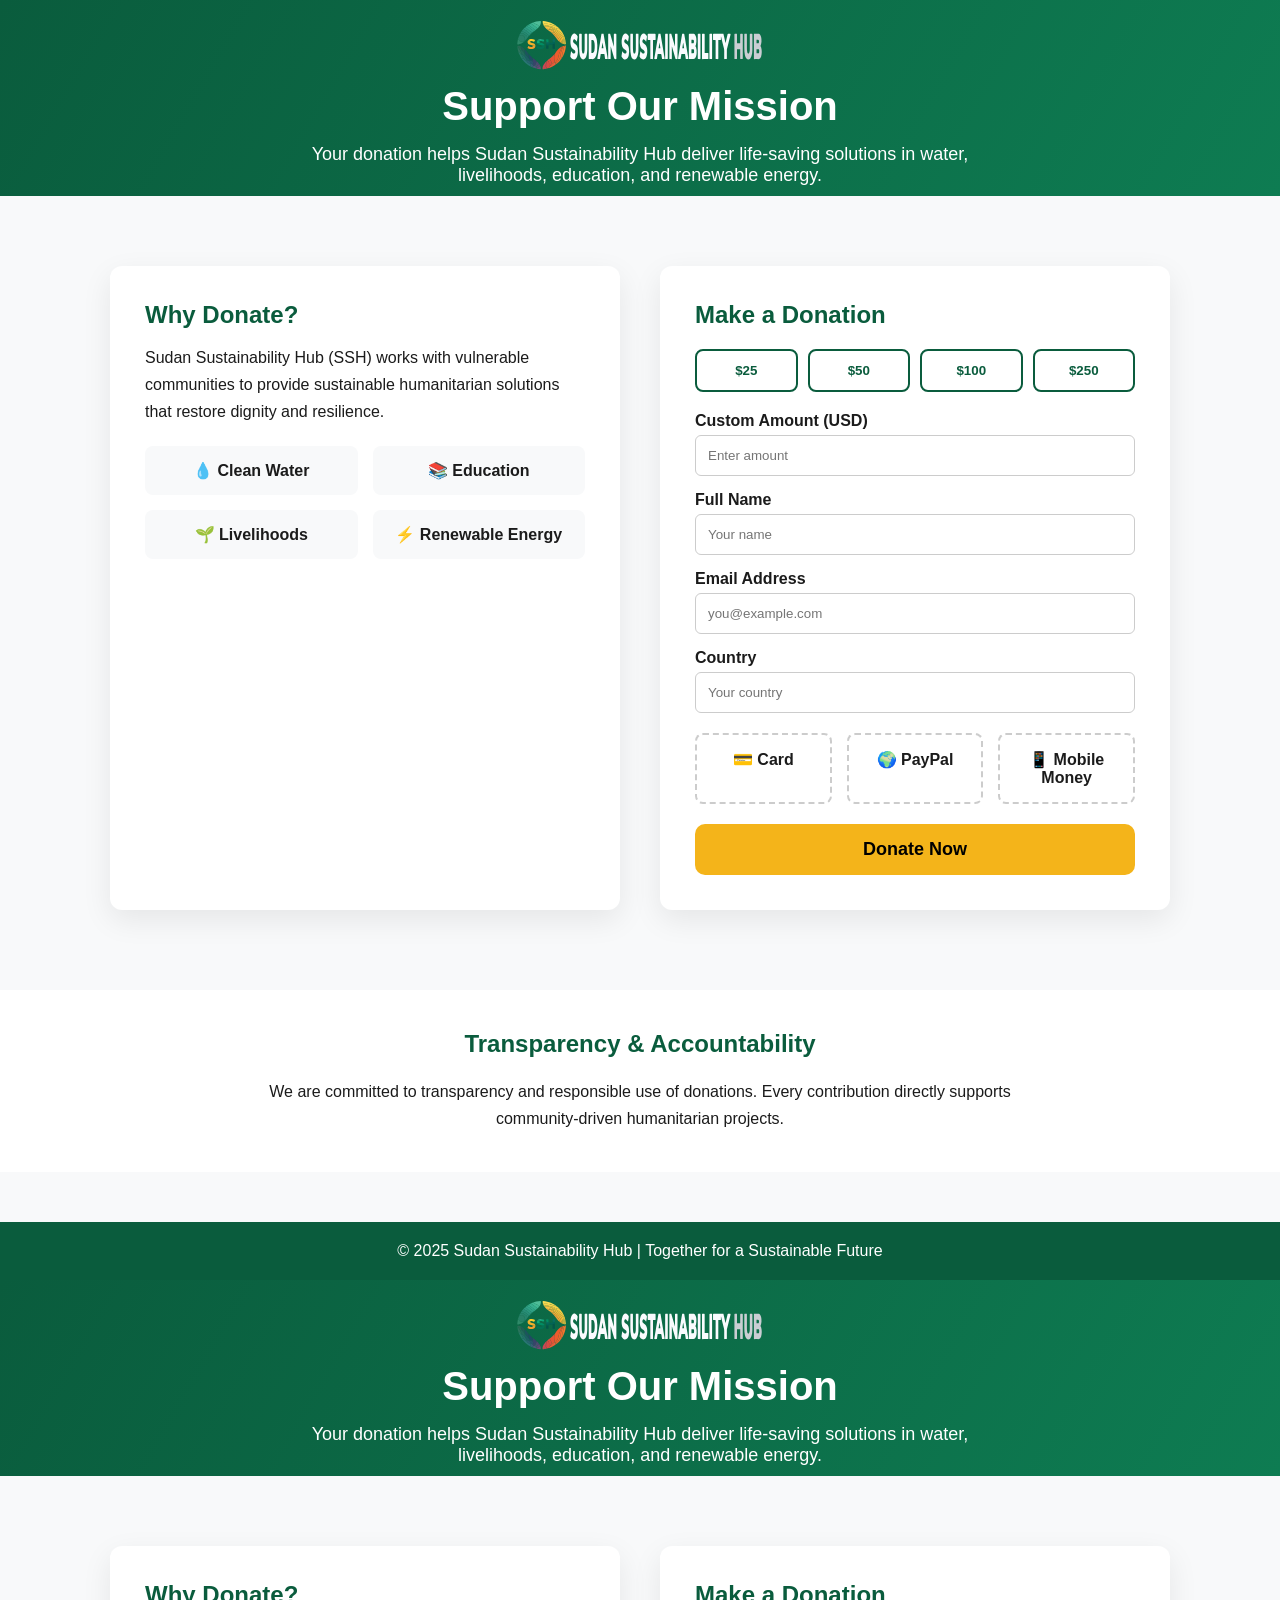
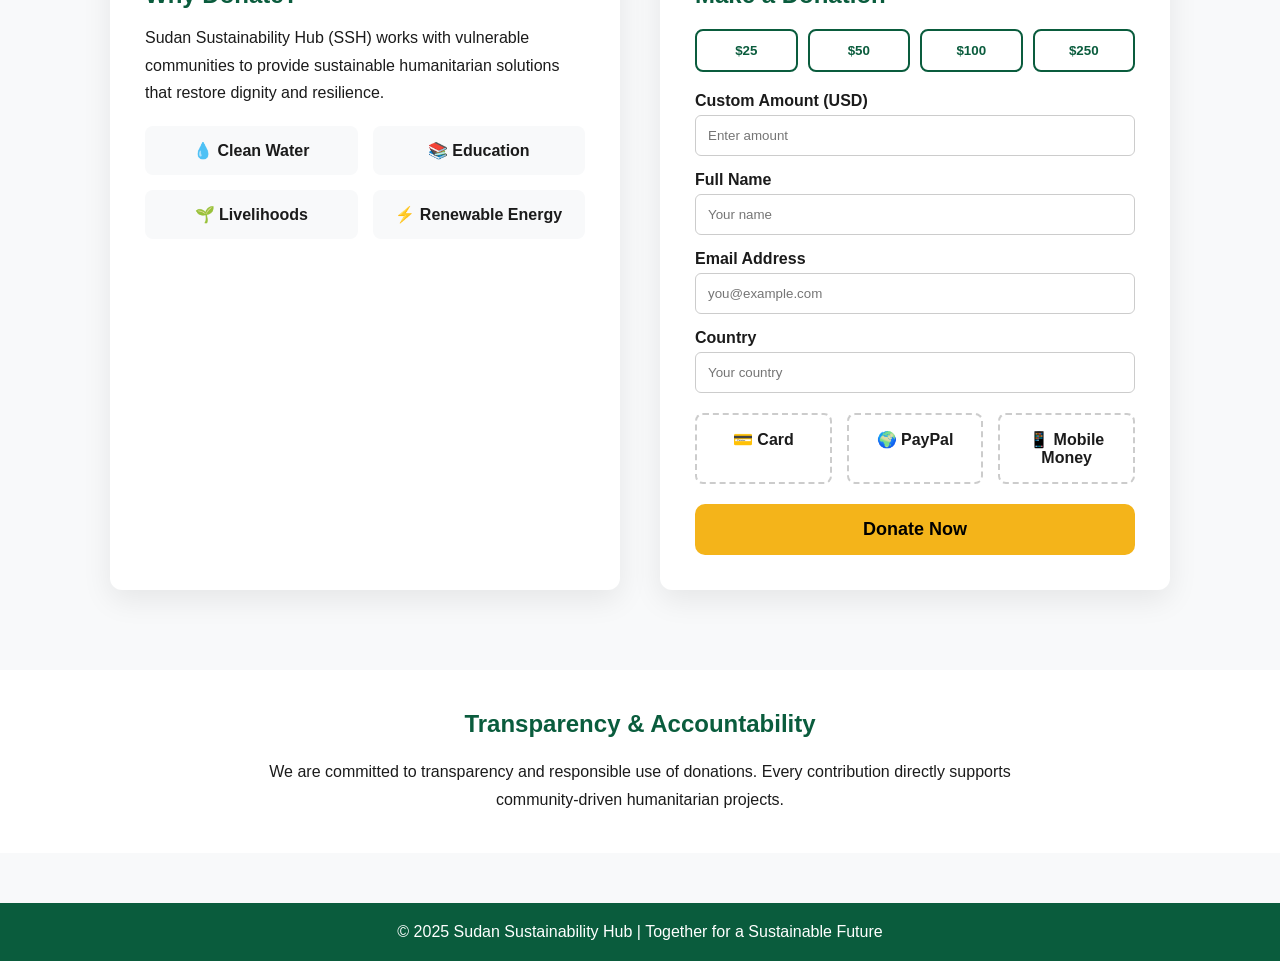
<file: bages/donate.html>
<!DOCTYPE html>
<html lang="en">
<head>
<meta charset="UTF-8">
<meta name="viewport" content="width=device-width, initial-scale=1.0">
<title>Donate | Sudan Sustainability Hub</title>

<style>
:root {
  --primary: #0a5c3d;
  --secondary: #f4b41a;
  --dark: #1b1b1b;
  --light: #f8f9fa;
}

* {
  margin: 0;
  padding: 0;
  box-sizing: border-box;
  font-family: "Segoe UI", Arial, sans-serif;
}

body {
  background: var(--light);
  color: var(--dark);
}
.asvglogo{
  width: 100%;
}
/* Header */
header {
  background: linear-gradient(120deg, #0a5c3d, #0e7c52);
  color: white;
  padding: 10px 20px;
  text-align: center;
}

header h1 {
  font-size: 40px;
  margin-bottom: 15px;
}

header p {
  font-size: 18px;
  max-width: 700px;
  margin: auto;
}

/* Main Container */
.container {
  max-width: 1100px;
  margin: 50px auto;
  padding: 20px;
  display: grid;
  grid-template-columns: 1fr 1fr;
  gap: 40px;
}

@media (max-width: 900px) {
  .container {
    grid-template-columns: 1fr;
  }
}

/* Donation Info */
.info-box {
  background: white;
  padding: 35px;
  border-radius: 12px;
  box-shadow: 0 10px 30px rgba(0,0,0,0.08);
}

.info-box h2 {
  margin-bottom: 15px;
  color: var(--primary);
}

.info-box p {
  line-height: 1.7;
  margin-bottom: 20px;
}

.impact {
  display: grid;
  grid-template-columns: repeat(2, 1fr);
  gap: 15px;
}

.impact div {
  background: var(--light);
  padding: 15px;
  border-radius: 8px;
  text-align: center;
  font-weight: bold;
}

/* Donation Form */
.form-box {
  background: white;
  padding: 35px;
  border-radius: 12px;
  box-shadow: 0 10px 30px rgba(0,0,0,0.08);
}

.form-box h2 {
  color: var(--primary);
  margin-bottom: 20px;
}

.amounts {
  display: grid;
  grid-template-columns: repeat(4, 1fr);
  gap: 10px;
  margin-bottom: 20px;
}

.amounts button {
  padding: 12px;
  border-radius: 8px;
  border: 2px solid var(--primary);
  background: white;
  color: var(--primary);
  font-weight: bold;
  cursor: pointer;
  transition: 0.3s;
}

.amounts button:hover,
.amounts button.active {
  background: var(--primary);
  color: white;
}

.form-group {
  margin-bottom: 15px;
}

.form-group label {
  display: block;
  margin-bottom: 5px;
  font-weight: bold;
}

.form-group input,
.form-group select {
  width: 100%;
  padding: 12px;
  border-radius: 6px;
  border: 1px solid #ccc;
}

.payments {
  display: flex;
  gap: 15px;
  margin: 20px 0;
}

.payment {
  flex: 1;
  padding: 15px;
  border-radius: 8px;
  border: 2px dashed #ccc;
  text-align: center;
  font-weight: bold;
}

.submit-btn {
  width: 100%;
  padding: 15px;
  background: var(--secondary);
  border: none;
  border-radius: 10px;
  font-size: 18px;
  font-weight: bold;
  cursor: pointer;
}

.submit-btn:hover {
  opacity: 0.9;
}

/* Trust Section */
.trust {
  background: #ffffff;
  padding: 40px 20px;
  text-align: center;
  margin-top: 60px;
}

.trust h2 {
  color: var(--primary);
  margin-bottom: 20px;
}

.trust p {
  max-width: 800px;
  margin: auto;
  line-height: 1.7;
}

/* Footer */
footer {
  background: #0a5c3d;
  color: white;
  text-align: center;
  padding: 20px;
  margin-top: 50px;
}
</style>
</head>

<body>

<header>
<a href="../index.html" aria-label="homepage" intl="[object Object]" class="asvglogo">
      <svg xmlns="http://www.w3.org/2000/svg" xmlns:xlink="http://www.w3.org/1999/xlink" version="1.1" id="Layer_1" class="svglogo" x="0px" y="0px" width="248" height="70" viewBox="0 0 2550 496" enable-background="new 0 0 2550 496" xml:space="preserve">
                        <path fill="#CB4657" opacity="1.000000" stroke="none" d=" M292.856567,495.066284   C291.026550,495.501862 289.196533,495.937439 287.183289,496.686523   C282.975464,497.000000 278.950897,497.000000 274.463196,497.000000   C270.398132,484.409271 274.499023,472.762909 278.771790,461.292633   C283.096832,449.681976 290.204681,439.684174 298.751465,430.678345   C300.148865,435.515015 299.065613,439.089630 294.180786,440.433014   C295.707764,441.726318 297.643066,442.580414 298.173248,443.970490   C299.457397,447.337250 300.634338,450.918915 300.860809,454.477203   C301.270355,460.912323 301.105591,467.399933 300.833160,473.850952   C300.767578,475.404022 299.616058,477.150665 298.493378,478.377747   C293.934875,483.360046 289.193237,488.174713 283.402802,494.215912   C287.302612,494.566711 290.079590,494.816498 292.856567,495.066284  z"></path>
                        <path fill="#FAFBFE" opacity="1.000000" stroke="none" d=" M2173.939453,143.969604   C2176.651611,133.204010 2176.651611,133.204010 2187.303711,133.204010   C2190.302734,133.204010 2193.301758,133.203598 2196.300781,133.204147   C2205.764648,133.205856 2207.337646,135.267014 2204.992432,144.870605   C2200.572510,162.969147 2196.100830,181.055038 2191.642090,199.144119   C2184.198242,229.345886 2176.706299,259.535980 2169.357666,289.760986   C2168.542969,293.111633 2168.207520,296.656097 2168.195801,300.112549   C2168.103027,326.936676 2168.145020,353.761261 2168.144287,380.585724   C2168.144043,393.145172 2168.143066,393.145264 2155.946777,393.145020   C2152.781250,393.144958 2149.588135,392.882843 2146.457031,393.210938   C2142.689941,393.605713 2141.369385,391.636871 2140.988525,388.463165   C2140.810547,386.982239 2140.860840,385.470184 2140.860352,383.972229   C2140.853516,359.813568 2140.698975,335.653442 2140.924316,311.496887   C2141.027100,300.447449 2139.934082,289.733032 2137.201904,278.945770   C2127.440918,240.408295 2118.229736,201.731613 2108.797852,163.110779   C2108.500977,161.895142 2108.064697,160.713531 2106.999268,159.651245   C2106.999268,169.124710 2107.020020,178.598251 2106.992676,188.071640   C2106.970459,195.767365 2106.330078,196.397842 2098.849609,196.401825   C2092.878662,196.404999 2086.907471,196.402466 2080.143799,196.402466   C2080.143799,198.762802 2080.143799,200.672592 2080.143799,202.582397   C2080.144043,262.562531 2080.144287,322.542694 2080.144287,382.522827   C2080.144287,383.855713 2080.149414,385.188690 2080.137207,386.521484   C2080.096191,390.961731 2078.727539,393.698151 2073.402100,393.239655   C2068.275146,392.798218 2063.068359,392.929321 2057.919922,393.221130   C2054.665039,393.405609 2053.313232,391.928711 2052.936035,389.113617   C2052.672119,387.143921 2052.612061,385.135162 2052.611328,383.143799   C2052.594971,322.997040 2052.539062,262.850159 2052.706299,202.703857   C2052.719971,197.784058 2051.704590,195.762009 2046.440308,196.299301   C2041.658569,196.787399 2036.764038,196.106094 2031.962769,196.487961   C2027.755127,196.822617 2025.964478,194.840500 2025.941895,191.177399   C2025.833862,173.684525 2025.819458,156.189850 2025.979858,138.697723   C2026.007690,135.675720 2026.920166,133.102432 2031.259766,133.123886   C2064.081543,133.286041 2096.904053,133.212387 2129.726562,133.223450   C2130.541992,133.223724 2131.357422,133.352219 2132.622803,133.458817   C2139.719482,164.526581 2146.807129,195.555923 2153.895020,226.585266   C2154.200684,226.556931 2154.506348,226.528610 2154.812012,226.500275   C2161.166260,199.127701 2167.520508,171.755127 2173.939453,143.969604  z"></path>
                        <path fill="#FAFBFD" opacity="1.000000" stroke="none" d=" M1777.201904,268.999878   C1777.203125,226.853775 1777.203857,185.207687 1777.207275,143.561615   C1777.207397,142.062592 1777.097412,140.547699 1777.271606,139.067627   C1777.723633,135.229797 1779.058350,132.919495 1783.841675,133.076172   C1795.656494,133.463196 1807.498535,133.438980 1819.318237,133.134674   C1830.524048,132.846207 1838.404297,137.772552 1843.879395,147.216782   C1850.632446,158.865433 1853.342773,171.681641 1854.469727,184.871445   C1856.179199,204.877792 1855.934814,224.805573 1850.152466,244.261475   C1848.741211,249.009979 1845.055054,253.563080 1845.160278,258.142944   C1845.260254,262.497040 1849.412476,266.607574 1850.984985,271.104340   C1857.807617,290.615479 1858.979980,310.895996 1857.431030,331.244873   C1856.578125,342.448944 1854.730835,353.747223 1851.728394,364.557678   C1849.742432,371.708374 1845.425171,378.415527 1841.201660,384.681061   C1837.305786,390.460571 1831.019775,393.098328 1823.919800,393.121460   C1810.093506,393.166534 1796.265869,393.052338 1782.441284,393.212250   C1779.451294,393.246826 1778.128296,392.015594 1777.744873,389.367889   C1777.461060,387.408051 1777.226807,385.419556 1777.225220,383.443573   C1777.194946,345.462372 1777.202271,307.481110 1777.201904,268.999878  M1803.995239,325.409210   C1803.995239,328.001251 1803.995239,330.593323 1803.995239,333.552795   C1810.472534,333.552795 1816.274536,333.737549 1822.058838,333.495148   C1826.804810,333.296265 1830.348999,330.337982 1830.644287,325.875946   C1831.243042,316.830811 1831.170166,307.701965 1830.697144,298.642975   C1830.485718,294.594727 1827.483032,291.439972 1823.154053,291.184631   C1816.915405,290.816589 1810.638916,291.090576 1803.995361,291.090576   C1803.995361,302.537903 1803.995361,313.484222 1803.995239,325.409210  M1804.002930,212.499908   C1804.002930,218.593002 1804.002930,224.686096 1804.002930,231.202713   C1809.371216,231.202713 1814.153320,231.190491 1818.935425,231.206146   C1823.719604,231.221802 1826.876099,228.905441 1828.109741,224.357651   C1830.328735,216.178726 1830.557007,207.810196 1827.694214,199.873550   C1826.700928,197.119324 1823.303223,193.951569 1820.521851,193.399246   C1815.313232,192.364975 1809.753052,193.101669 1804.002930,193.101669   C1804.002930,199.595215 1804.002930,205.547791 1804.002930,212.499908  z"></path>
                        <path fill="#CACDD3" opacity="1.000000" stroke="none" d=" M2446.180664,155.002655   C2446.189941,149.671814 2446.037109,144.833191 2446.250488,140.010712   C2446.505615,134.239914 2447.748291,133.191086 2453.500977,133.184906   C2464.996826,133.172562 2476.499756,133.438751 2487.986328,133.110703   C2499.604248,132.778915 2507.685059,137.909561 2513.246582,147.772507   C2519.773682,159.348480 2522.436523,172.027557 2523.553955,185.036514   C2525.171875,203.867477 2524.978271,222.678055 2520.077637,241.095581   C2518.548340,246.841843 2514.244873,252.369049 2514.410645,257.900665   C2514.575684,263.410675 2519.512207,268.595734 2521.051025,274.276917   C2529.281494,304.663239 2529.326904,335.145874 2520.717529,365.495331   C2519.548340,369.617615 2517.599854,373.584930 2515.560303,377.381531   C2509.910889,387.899506 2501.633057,393.830414 2489.004395,393.272888   C2477.032227,392.744354 2465.010742,392.906738 2453.026611,393.279846   C2448.017822,393.435822 2446.521484,391.101746 2446.242920,386.914459   C2446.121094,385.089111 2446.182373,383.250732 2446.182373,381.418243   C2446.180420,306.112823 2446.180908,230.807419 2446.180664,155.002655  M2500.526611,302.214417   C2499.749268,297.258484 2498.517090,292.063202 2492.706055,291.396729   C2486.370605,290.670044 2479.887451,291.231628 2473.305176,291.231628   C2473.305176,305.458466 2473.305176,319.179871 2473.305176,332.960297   C2474.214844,333.180511 2474.848633,333.460144 2475.485596,333.468018   C2480.143555,333.525665 2484.804688,333.638123 2489.459717,333.522491   C2495.818848,333.364563 2499.207520,330.879059 2499.938965,324.451233   C2500.741699,317.392883 2500.476562,310.213013 2500.526611,302.214417  M2480.543945,193.001450   C2478.138672,193.001450 2475.733398,193.001450 2473.321289,193.001450   C2473.321289,206.096100 2473.321289,218.312286 2473.321289,231.170914   C2478.395508,231.170914 2483.160645,231.158386 2487.925781,231.174438   C2492.721680,231.190613 2495.855225,228.833817 2497.093994,224.301636   C2499.330322,216.118851 2499.251221,207.857788 2496.810303,199.748978   C2495.484619,195.344711 2492.271973,192.932419 2487.474854,193.002014   C2485.482666,193.030914 2483.489746,193.003326 2480.543945,193.001450  z"></path>
                        <path fill="#FAFBFD" opacity="1.000000" stroke="none" d=" M1605.458008,163.533051   C1614.994995,196.446167 1624.381348,228.984970 1633.767822,261.523773   C1634.129639,261.482025 1634.491333,261.440308 1634.853149,261.398590   C1634.853149,259.686829 1634.853271,257.975037 1634.853271,256.263275   C1634.853760,218.602570 1634.852905,180.941864 1634.858887,143.281158   C1634.859131,141.616135 1634.775146,139.933044 1634.981567,138.289917   C1635.395142,134.997086 1636.649292,132.826248 1640.708740,133.123016   C1645.515625,133.474457 1650.380737,133.418213 1655.195923,133.127899   C1658.375977,132.936157 1659.890625,134.216980 1660.317383,137.119080   C1660.581787,138.917389 1660.774780,140.745667 1660.775269,142.560547   C1660.797729,223.047806 1660.798584,303.535065 1660.774902,384.022339   C1660.774414,385.834473 1660.516235,387.653748 1660.281128,389.457001   C1659.919678,392.228455 1658.416870,393.371643 1655.508423,393.196747   C1650.700928,392.907623 1644.766846,394.606140 1641.384888,392.351349   C1638.365356,390.338043 1638.005615,384.154114 1636.729004,379.736389   C1626.108032,342.979553 1615.548584,306.204926 1604.960693,269.438538   C1604.485840,267.789246 1603.915283,266.167419 1602.401489,264.695801   C1602.401489,266.446167 1602.401489,268.196564 1602.401611,269.946930   C1602.404053,307.607635 1602.407593,345.268341 1602.405273,382.929047   C1602.405151,384.594574 1602.435425,386.266846 1602.304199,387.924286   C1602.016479,391.557037 1600.586182,393.608124 1596.335327,393.237000   C1591.704712,392.832703 1586.993408,392.891571 1582.351318,393.223877   C1578.536743,393.497009 1577.324585,391.521851 1576.970093,388.373901   C1576.803101,386.890656 1576.857178,385.379425 1576.857056,383.880890   C1576.852905,303.393616 1576.851562,222.906357 1576.866943,142.419098   C1576.867188,140.595779 1576.889282,138.741089 1577.210449,136.956665   C1577.669189,134.406708 1578.982910,132.972717 1582.000610,133.138733   C1586.801636,133.402863 1591.627930,133.209274 1596.713989,133.209274   C1599.630127,143.372040 1602.468872,153.265396 1605.458008,163.533051  z"></path>
                        <path fill="#FAFBFE" opacity="1.000000" stroke="none" d=" M1032.001099,371.998230   C1031.998535,377.162994 1032.089111,381.830688 1031.966309,386.492767   C1031.853027,390.789032 1030.558105,393.410431 1025.182251,393.275970   C1011.595337,392.936127 1011.634338,393.190430 1007.931030,380.288788   C997.009460,342.239960 986.048645,304.202332 975.101257,266.160889   C974.884888,265.408997 974.647034,264.663269 973.598267,263.928802   C973.533508,265.300842 973.412659,266.672852 973.412292,268.044922   C973.401611,306.533356 973.404480,345.021820 973.397949,383.510254   C973.397644,385.174225 973.432434,386.848480 973.269470,388.500031   C972.949585,391.740356 971.549988,393.489288 967.812378,393.225922   C963.004272,392.887177 958.136780,392.889496 953.328308,393.224854   C949.749146,393.474487 948.577759,391.571655 948.091370,388.724792   C947.813660,387.098999 947.863770,385.407349 947.863586,383.745361   C947.854736,303.269531 947.853516,222.793716 947.876282,142.317902   C947.876831,140.504105 948.025146,138.665115 948.349915,136.882568   C948.822510,134.288025 950.208801,132.971863 953.178162,133.139282   C957.822205,133.401169 962.491882,133.208694 967.807678,133.208694   C980.246521,176.246017 992.683655,219.277451 1005.120789,262.308868   C1005.414246,262.296661 1005.707703,262.284424 1006.001160,262.272217   C1006.001160,260.582275 1006.001160,258.892334 1006.001160,257.202393   C1006.001038,218.880569 1005.998169,180.558746 1006.010254,142.236923   C1006.010742,140.576279 1005.953613,138.877640 1006.267578,137.263626   C1006.788086,134.586670 1008.047668,132.911377 1011.349915,133.126434   C1016.161438,133.439774 1021.042725,133.563065 1025.829834,133.100540   C1029.943481,132.703110 1031.171997,134.964157 1031.794067,138.089432   C1032.146362,139.858826 1031.993530,141.737549 1031.993652,143.567017   C1032.001465,219.544266 1032.000732,295.521515 1032.001099,371.998230  z"></path>
                        <path fill="#FAFBFE" opacity="1.000000" stroke="none" d=" M831.892700,201.271851   C837.075195,234.287598 837.501160,267.047119 834.907349,299.832977   C833.011536,323.794464 829.449707,347.502960 818.386963,369.325165   C810.355164,385.168427 798.606628,395.076324 779.549500,393.203552   C775.423523,392.798065 771.223694,393.144562 767.057922,393.144196   C762.725464,393.143829 758.364380,392.833649 754.068970,393.232086   C750.040955,393.605682 748.668335,391.513214 748.162292,388.225922   C747.911194,386.594238 748.005310,384.903748 748.005188,383.239868   C747.999329,303.256500 748.000305,223.273117 748.000793,143.289749   C748.000793,142.123337 747.950562,140.953735 748.017883,139.791077   C748.269043,135.455658 749.602600,132.835114 754.941040,133.078583   C764.751953,133.526016 774.597961,133.244766 784.429016,133.197784   C795.326782,133.145706 804.089417,137.437042 810.905457,145.893524   C820.563660,157.876297 825.171204,172.080185 828.841309,186.678436   C830.016846,191.354172 830.841187,196.118210 831.892700,201.271851  M775.387207,283.499725   C775.387207,299.202759 775.387207,314.905762 775.387207,330.504120   C792.277649,331.948334 798.682495,327.850281 803.703735,312.943329   C804.655823,310.116699 805.380798,307.195862 805.981567,304.271454   C809.488403,287.199707 809.451904,269.905212 809.073364,252.597992   C808.770813,238.760925 807.846436,224.981583 803.025757,211.840546   C797.992188,198.119263 790.592163,193.968079 775.387207,196.372314   C775.387207,225.011292 775.387207,253.755493 775.387207,283.499725  z"></path>
                        <path fill="#CACED3" opacity="1.000000" stroke="none" d=" M2330.150391,392.521667   C2323.146240,392.910309 2316.489258,393.185883 2309.845459,393.000549   C2308.508301,392.963257 2306.608398,391.436737 2306.053955,390.134521   C2305.248047,388.241394 2305.222412,385.928894 2305.218750,383.794647   C2305.172363,355.634399 2305.188232,327.474060 2305.188477,299.313721   C2305.188477,297.164520 2305.188477,295.015320 2305.188477,292.433868   C2294.243408,292.433868 2283.699219,292.433868 2272.737793,292.433868   C2272.633301,294.623962 2272.444824,296.750946 2272.443359,298.878052   C2272.423828,326.871765 2272.433594,354.865448 2272.423828,382.859161   C2272.423096,384.689667 2272.427734,386.530792 2272.244141,388.348236   C2271.919678,391.562073 2270.545654,393.422363 2266.805664,393.219696   C2261.655518,392.940613 2256.468262,392.954742 2251.316406,393.220825   C2247.573730,393.414093 2246.194092,391.577850 2245.938477,388.310333   C2245.809082,386.652832 2245.845459,384.980530 2245.845459,383.314941   C2245.841797,303.166321 2245.842529,223.017700 2245.845947,142.869080   C2245.846191,141.369873 2245.814941,139.865555 2245.921631,138.372452   C2246.168457,134.922333 2247.529053,132.895493 2251.538086,133.117188   C2256.687744,133.401962 2261.872070,133.349350 2267.028320,133.131851   C2270.216309,132.997391 2271.680908,134.483063 2272.075684,137.316513   C2272.349854,139.284912 2272.408936,141.295776 2272.410400,143.287796   C2272.432373,170.448334 2272.536377,197.609726 2272.327148,224.768646   C2272.290283,229.547134 2273.574707,231.215240 2278.465576,230.941681   C2285.608154,230.542191 2292.799805,230.609238 2299.950928,230.924393   C2304.191895,231.111313 2305.288086,229.595169 2305.265137,225.515320   C2305.111328,198.189011 2305.185059,170.861420 2305.191895,143.534241   C2305.192383,141.869064 2305.108398,140.185562 2305.316162,138.542511   C2305.760498,135.030899 2307.137451,132.768250 2311.416016,133.099747   C2316.219482,133.471909 2321.093262,133.452484 2325.900391,133.105438   C2330.161133,132.797836 2331.553711,135.001175 2331.924316,138.579620   C2332.061279,139.899902 2331.995361,141.242889 2331.995605,142.575500   C2331.998779,223.057388 2332.013916,303.539276 2331.936768,384.021088   C2331.934326,386.763245 2331.001221,389.504517 2330.150391,392.521667  z"></path>
                        <path fill="#F9FAFD" opacity="1.000000" stroke="none" d=" M649.200623,178.999878   C649.201538,166.335999 649.174622,154.172028 649.213196,142.008270   C649.238464,134.047379 650.112305,133.208664 657.942200,133.202789   C661.941284,133.199783 665.975037,133.529938 669.930115,133.112717   C674.248535,132.657166 675.544678,135.011429 676.017090,138.471359   C676.240723,140.109985 676.141602,141.796494 676.141785,143.461304   C676.147644,193.116592 675.929932,242.773636 676.325317,292.425781   C676.408020,302.813263 678.569702,313.210358 680.164124,323.542755   C680.603638,326.390869 682.116028,329.241455 683.723389,331.708374   C687.780090,337.934662 694.443970,338.044983 698.207275,331.681641   C700.445618,327.896942 702.213318,323.492157 702.846497,319.169006   C704.289673,309.316162 705.666992,299.346283 705.724854,289.416107   C706.009460,240.595627 705.853638,191.772583 705.857239,142.950439   C705.857361,141.451614 705.782593,139.939575 705.947937,138.456573   C706.346558,134.880112 707.782288,132.781067 712.036560,133.110275   C717.171265,133.507584 722.367981,133.372467 727.522827,133.138229   C730.493042,133.003265 731.863464,134.270798 732.261353,136.947159   C732.528564,138.744370 732.772461,140.567154 732.773438,142.378616   C732.801086,192.200516 733.076782,242.024704 732.676208,291.843384   C732.480591,316.163849 730.872925,340.491516 722.936035,363.792358   C720.705322,370.341248 717.797058,376.888885 713.980225,382.625854   C701.576599,401.270020 680.161621,401.052826 667.539673,382.446960   C659.699463,370.889618 655.627625,357.703583 654.159302,344.126282   C651.801025,322.319458 649.919800,300.387939 649.403259,278.472168   C648.626160,245.498138 649.200745,212.492233 649.200623,178.999878  z"></path>
                        <path fill="#FAFBFE" opacity="1.000000" stroke="none" d=" M1196.638184,133.206085   C1200.350464,132.612671 1201.712769,134.445663 1202.078979,137.277084   C1202.333984,139.248932 1202.388184,141.257614 1202.388916,143.249878   C1202.407471,189.570938 1202.230469,235.893143 1202.529541,282.212280   C1202.606689,294.153229 1203.946167,306.107605 1205.176392,318.007172   C1205.577026,321.881317 1207.207275,325.713959 1208.758423,329.359985   C1210.370483,333.149323 1212.870361,336.308838 1217.653809,336.184204   C1222.187012,336.066101 1224.753174,333.030426 1225.968384,329.334534   C1227.982788,323.208649 1229.931519,316.933167 1230.744995,310.571960   C1231.818481,302.177185 1232.122559,293.639801 1232.144531,285.162109   C1232.267456,237.841629 1232.202637,190.520645 1232.216309,143.199844   C1232.216797,141.373764 1232.223511,139.528824 1232.469727,137.725754   C1232.909912,134.502075 1234.451416,132.861816 1238.141357,133.116379   C1243.282104,133.471039 1248.479370,133.432373 1253.626465,133.125885   C1257.169067,132.914932 1258.453735,134.723846 1258.898560,137.638794   C1259.172607,139.435654 1259.137695,141.289139 1259.136353,143.117126   C1259.099365,194.435196 1259.302368,245.755341 1258.885498,297.070404   C1258.698486,320.077972 1256.784790,343.077454 1248.889160,364.940765   C1246.110840,372.634094 1242.114014,380.246948 1237.132568,386.708466   C1227.504028,399.197784 1210.050537,399.637482 1198.892090,388.412048   C1188.963989,378.424408 1185.075562,365.436737 1182.040894,352.236420   C1177.317627,331.689392 1175.938965,310.748291 1175.891846,289.734467   C1175.781616,240.581070 1175.852905,191.427246 1175.866211,142.273590   C1175.866699,140.614197 1175.872681,138.926483 1176.159058,137.301849   C1176.637939,134.585220 1177.900513,132.947220 1181.186646,133.137833   C1186.168457,133.426788 1191.179565,133.208374 1196.638184,133.206085  z"></path>
                        <path fill="#CACED3" opacity="1.000000" stroke="none" d=" M2374.818115,300.241455   C2376.069824,308.579590 2377.167480,316.478973 2378.634277,324.309204   C2379.081299,326.695587 2380.293945,329.046326 2381.589111,331.146271   C2385.864014,338.077026 2393.506348,338.278137 2396.819824,330.869202   C2399.822998,324.154877 2401.516846,316.689392 2402.711670,309.379150   C2403.859375,302.357910 2403.935547,295.111542 2403.949951,287.963043   C2404.046143,239.813034 2403.999268,191.662750 2404.003662,143.512558   C2404.003662,141.847244 2403.910156,140.164871 2404.107178,138.520065   C2404.533936,134.959137 2406.031982,132.809448 2410.247559,133.104202   C2415.221680,133.451996 2420.251709,133.409515 2425.232422,133.114746   C2428.997070,132.891953 2430.264404,134.923737 2430.838379,137.989990   C2431.020264,138.961746 2430.990967,139.980698 2430.989746,140.977982   C2430.934082,193.958237 2431.179199,246.941528 2430.661133,299.917358   C2430.446045,321.911194 2428.404053,343.932739 2420.802979,364.824066   C2418.003662,372.518341 2414.119629,380.236725 2409.042480,386.596741   C2398.362793,399.975494 2380.364746,399.643890 2369.057373,386.719543   C2360.558594,377.005615 2356.849609,365.062958 2353.980469,352.843475   C2348.536377,329.658112 2347.677246,306.014709 2347.609375,282.346802   C2347.476318,236.029724 2347.571533,189.711960 2347.573242,143.394485   C2347.573242,142.394867 2347.546143,141.393433 2347.594971,140.395920   C2347.897217,134.212830 2348.924805,133.203644 2354.958252,133.186890   C2359.623291,133.173935 2364.295898,133.351807 2368.950684,133.135239   C2372.163086,132.985779 2373.567627,134.547073 2373.936768,137.371613   C2374.173340,139.178238 2374.145508,141.026367 2374.145752,142.855896   C2374.156250,189.173386 2374.131104,235.490891 2374.183838,281.808319   C2374.190674,287.797821 2374.589111,293.786896 2374.818115,300.241455  z"></path>
                        <path fill="#FAFBFE" opacity="1.000000" stroke="none" d=" M854.060181,282.132874   C860.061768,246.428116 866.001831,211.154343 871.947144,175.881470   C874.322083,161.790604 876.708435,147.701645 879.119019,133.437378   C886.052490,133.437378 892.674927,133.437378 900.010864,133.437378   C901.305481,140.814987 902.657654,148.271133 903.918152,155.742767   C914.490601,218.412338 925.049805,281.084106 935.603699,343.756836   C937.814209,356.883759 939.984314,370.017456 942.178955,383.147034   C942.316162,383.967590 942.616821,384.774506 942.652832,385.596069   C942.914734,391.557892 941.370422,393.142517 935.372375,393.145691   C930.541199,393.148254 925.702393,392.979279 920.881592,393.202423   C917.617371,393.353546 916.299622,392.389893 915.812256,388.917603   C913.616882,373.276947 911.070251,357.685638 908.601501,341.761627   C896.131897,341.761627 883.877258,341.761627 871.157776,341.761627   C868.500122,358.769348 865.840332,375.791168 863.160950,392.937744   C854.738342,392.937744 846.776306,392.937744 837.390991,392.937744   C837.390991,389.126587 836.866089,385.228424 837.473145,381.515320   C842.868469,348.513031 848.464111,315.543457 854.060181,282.132874  M890.522095,282.214142   C893.293823,282.214142 896.065552,282.214142 899.378601,282.214142   C896.281311,262.263580 893.298157,243.048111 890.315002,223.832642   C889.990845,223.865158 889.666748,223.897690 889.342651,223.930222   C886.382751,243.185425 883.422913,262.440643 880.383362,282.214294   C883.968262,282.214294 886.764282,282.214294 890.522095,282.214142  z"></path>
                        <path fill="#FAFBFE" opacity="1.000000" stroke="none" d=" M1440.271484,278.319031   C1448.214722,231.291916 1456.111694,184.694153 1463.826416,138.066223   C1464.434204,134.392578 1465.530640,132.867035 1469.437500,133.118698   C1474.716797,133.458801 1480.034546,133.203217 1485.649902,133.203217   C1488.146729,147.878448 1490.582275,162.109756 1492.987671,176.346161   C1502.912964,235.088669 1512.830322,293.832520 1522.746948,352.576477   C1524.436646,362.586151 1526.285522,372.573944 1527.692017,382.623474   C1528.154175,385.926727 1527.451050,389.393066 1527.272949,392.940735   C1518.518677,392.940735 1510.569824,392.940735 1502.142212,392.940735   C1500.075562,379.609314 1497.921509,366.358978 1495.992310,353.075958   C1494.299561,341.419952 1494.411011,341.403687 1482.822388,341.404022   C1475.657471,341.404236 1468.486206,341.585144 1461.330444,341.328735   C1457.761230,341.200775 1456.467041,342.340851 1455.962524,345.940399   C1453.791504,361.430206 1451.284302,376.872925 1448.780518,393.105133   C1441.079102,393.105133 1433.246704,393.773682 1425.610840,392.838776   C1421.444458,392.328674 1422.197510,387.381958 1422.693848,384.145416   C1424.812256,370.330017 1427.201660,356.556183 1429.499390,342.768402   C1433.056152,321.425293 1436.618774,300.083221 1440.271484,278.319031  M1479.171021,245.163681   C1478.069458,237.977814 1476.968018,230.791931 1475.866455,223.606049   C1475.582642,223.624908 1475.298706,223.643753 1475.014771,223.662613   C1472.022217,242.976532 1469.029663,262.290436 1465.997681,281.858582   C1472.534668,281.858582 1478.590454,281.858582 1484.937134,281.858582   C1483.032471,269.652802 1481.189209,257.840332 1479.171021,245.163681  z"></path>
                        <path fill="#FAFBFE" opacity="1.000000" stroke="none" d=" M1748.043213,242.991272   C1755.997681,290.180817 1763.938965,336.932831 1771.713989,383.712494   C1772.182373,386.530396 1771.323975,389.568848 1771.058594,392.804016   C1762.518066,392.804016 1754.438232,392.804016 1745.965088,392.804016   C1743.300293,375.730560 1740.642090,358.699951 1737.944092,341.413849   C1726.137451,341.413849 1714.822021,341.471100 1703.507935,341.376984   C1700.345825,341.350647 1700.284058,343.339203 1699.940552,345.608276   C1697.576416,361.224640 1695.117920,376.826721 1692.586914,393.094391   C1684.753540,393.094391 1676.945190,393.480743 1669.253540,392.707214   C1667.997803,392.580963 1666.074341,387.159515 1666.469482,384.482056   C1669.116821,366.542847 1672.312866,348.684692 1675.322266,330.798828   C1683.522583,282.062805 1691.718384,233.326019 1699.916504,184.589600   C1702.593750,168.673050 1705.338013,152.767181 1707.885010,136.829819   C1708.311890,134.157486 1709.251709,132.904449 1711.994141,133.192627   C1712.982666,133.296509 1713.993530,133.165131 1714.990967,133.210556   C1719.761719,133.427856 1726.071289,131.921173 1728.871948,134.388962   C1731.723022,136.901184 1731.209717,143.318985 1732.013672,148.053162   C1737.363525,179.551437 1742.671387,211.056854 1748.043213,242.991272  M1715.330811,245.827042   C1713.526978,257.762695 1711.723267,269.698364 1709.894653,281.797913   C1716.484619,281.797913 1722.503174,281.797913 1728.747070,281.797913   C1725.700806,262.173309 1722.723999,242.996155 1719.747192,223.819000   C1719.448486,223.825180 1719.149780,223.831375 1718.851074,223.837570   C1717.748169,230.883682 1716.645142,237.929794 1715.330811,245.827042  z"></path>
                        <path fill="#FAFBFE" opacity="1.000000" stroke="none" d=" M560.567932,371.274658   C558.307495,367.558594 557.817627,364.139893 558.558350,360.049835   C560.988281,346.632629 562.851562,333.113586 565.056213,319.653931   C565.396423,317.577393 566.385986,315.607208 567.231018,313.131470   C572.187439,319.099945 576.143616,324.412781 580.682556,329.169617   C584.908264,333.598267 590.155579,336.374329 596.642273,336.244232   C602.297485,336.130798 606.079163,333.511444 608.319397,328.451660   C612.145630,319.809998 610.044189,309.111389 603.070190,302.738007   C600.750549,300.618073 598.235291,298.554199 595.474670,297.100128   C576.077515,286.883087 565.906738,270.334778 562.652527,249.201981   C558.086975,219.553543 558.381897,190.044281 568.254639,161.413055   C571.007935,153.428421 575.587769,145.656555 580.919067,139.074463   C589.185303,128.868866 600.873108,127.514061 612.406860,133.919769   C622.779724,139.680710 629.271851,148.792542 633.588684,159.564148   C634.217529,161.133255 634.007446,163.184158 633.739380,164.944153   C631.560181,179.253540 629.313904,193.553162 626.971008,207.836563   C626.684082,209.586090 625.706238,211.222305 624.628174,213.990448   C622.043518,209.866684 620.514221,206.709564 618.326965,204.104996   C615.037842,200.188309 611.750366,196.003113 607.637329,193.101303   C599.206604,187.153336 590.974854,190.058777 588.292175,200.042404   C584.257629,215.056488 587.348083,222.097534 597.925720,229.717606   C604.523621,234.470688 611.538879,238.877106 617.273132,244.545547   C627.710632,254.863373 632.430420,268.253845 634.453369,282.545044   C638.340820,310.008545 638.211182,337.358765 629.806458,364.055695   C627.599121,371.067047 624.019958,377.946777 619.749451,383.946411   C610.583984,396.822876 595.062317,399.841766 581.112671,392.344727   C572.191101,387.549988 565.666443,380.360199 560.567932,371.274658  z"></path>
                        <path fill="#FAFBFE" opacity="1.000000" stroke="none" d=" M1323.995605,392.137421   C1313.821045,397.783081 1303.930298,397.536865 1294.107056,392.336975   C1283.675415,386.815002 1276.634644,378.113495 1271.719727,367.603851   C1271.005615,366.076874 1270.929565,364.019806 1271.191284,362.304626   C1273.424927,347.659363 1275.766113,333.029968 1278.195068,318.415741   C1278.466064,316.785370 1279.484375,315.279144 1280.585205,312.716492   C1282.873047,316.028748 1284.198364,318.744751 1286.233276,320.735474   C1291.174683,325.569550 1295.817261,331.216949 1301.723511,334.444763   C1312.048462,340.087250 1321.635376,334.079834 1322.846313,322.386353   C1323.757080,313.593353 1321.096924,306.286011 1313.892456,300.893127   C1311.894531,299.397644 1309.922607,297.801453 1307.733032,296.638763   C1288.862305,286.617798 1279.032227,270.358490 1275.722046,249.824448   C1271.079590,221.025208 1271.328735,192.306458 1280.225586,164.317322   C1282.939331,155.779465 1287.465210,147.428345 1292.801270,140.202896   C1301.151123,128.896667 1314.118164,127.142326 1326.193115,134.368011   C1336.007690,140.241058 1342.399780,149.052063 1346.531738,159.551422   C1347.098267,160.990997 1347.000122,162.837799 1346.758057,164.427292   C1344.552490,178.910004 1342.288086,193.384232 1339.917114,207.840622   C1339.630737,209.587006 1338.610718,211.213058 1337.565552,213.797791   C1334.415649,208.997589 1332.423462,204.879974 1329.439575,201.689789   C1325.758301,197.753876 1321.655273,193.862244 1316.997559,191.280792   C1311.519653,188.244812 1306.203735,190.594833 1302.986084,196.006775   C1296.600220,206.747101 1299.145264,220.540955 1308.969360,228.260437   C1310.539185,229.494019 1312.120850,230.761841 1313.856445,231.727417   C1333.728027,242.782974 1344.154419,260.121246 1347.326172,282.191162   C1351.274658,309.667297 1351.072754,336.994873 1342.957886,363.791199   C1339.589722,374.913147 1334.483887,385.189667 1323.995605,392.137421  z"></path>
                        <path fill="#FAFBFE" opacity="1.000000" stroke="none" d=" M1159.268066,353.219910   C1157.013062,363.804779 1153.714966,373.543030 1147.708130,382.145416   C1137.164551,397.244781 1120.344360,400.642670 1104.795410,390.802399   C1095.803467,385.111816 1089.540283,377.007721 1085.091797,367.464172   C1084.513672,366.223877 1084.409912,364.565277 1084.623657,363.183472   C1086.937378,348.220062 1089.329346,333.268463 1091.792114,318.328796   C1092.058350,316.713715 1092.903076,315.194000 1093.956177,312.336487   C1095.901855,315.275116 1096.857056,317.200104 1098.247925,318.728638   C1102.588135,323.498444 1106.668701,328.646667 1111.651611,332.650452   C1116.826416,336.808472 1123.343994,338.013153 1129.471069,334.544067   C1135.792603,330.964844 1136.419556,324.480194 1136.373779,317.959167   C1136.302856,307.810059 1129.719116,302.171173 1122.135132,297.121582   C1117.161377,293.809967 1111.928223,290.718140 1107.544800,286.723083   C1095.767456,275.989563 1090.619873,261.808838 1088.621338,246.458298   C1084.911011,217.961609 1084.937378,189.549911 1094.430176,162.049744   C1097.193115,154.045639 1101.655151,146.263489 1106.848022,139.546753   C1115.002808,128.999069 1127.561401,127.362869 1139.111450,134.042786   C1149.191528,139.872665 1155.671631,148.788239 1159.954712,159.404709   C1160.472046,160.686951 1160.409302,162.341843 1160.193481,163.759811   C1157.940308,178.564743 1155.634155,193.361923 1153.238647,208.144424   C1152.973145,209.783707 1152.061279,211.318283 1150.971069,214.137573   C1149.204224,211.172821 1148.363770,209.206787 1147.042847,207.648102   C1142.777100,202.614700 1138.967285,196.897476 1133.812256,192.984482   C1125.991089,187.047562 1118.312622,190.087463 1114.898315,199.327576   C1110.347656,211.643265 1113.204590,221.448456 1123.749023,229.237000   C1129.363892,233.384247 1135.471069,236.944443 1140.698486,241.520508   C1152.518921,251.867722 1158.174438,265.682739 1160.598755,280.814758   C1164.449829,304.851318 1164.237915,328.886658 1159.268066,353.219910  z"></path>
                        <path fill="#F9FAFD" opacity="1.000000" stroke="none" d=" M1380.996948,304.000000   C1380.996948,268.034698 1380.996948,232.569412 1380.996948,196.410065   C1374.130493,196.410065 1367.696167,196.417648 1361.261841,196.407837   C1355.257080,196.398682 1354.279663,195.499542 1354.232544,189.049683   C1354.141357,176.551163 1354.200562,164.051529 1354.201782,151.552368   C1354.202271,147.552689 1354.069214,143.545700 1354.266357,139.555359   C1354.464966,135.537537 1355.672119,133.004654 1360.837891,133.073456   C1383.499023,133.375336 1406.168457,133.356293 1428.830078,133.076431   C1433.612061,133.017365 1435.281982,135.162369 1435.311890,139.090012   C1435.442383,156.253952 1435.430298,173.419861 1435.320801,190.584091   C1435.295532,194.562378 1433.686768,196.894913 1428.860962,196.529633   C1422.430054,196.042862 1415.934570,196.409409 1408.798950,196.409409   C1408.798950,199.013519 1408.798828,201.124588 1408.798828,203.235641   C1408.798828,263.064972 1408.799927,322.894287 1408.794678,382.723633   C1408.794556,384.388763 1408.895874,386.078094 1408.659302,387.714081   C1408.132935,391.353119 1406.745239,393.688293 1402.211426,393.258362   C1397.091309,392.772797 1391.871338,392.883453 1386.729126,393.235657   C1382.950562,393.494507 1381.661377,391.560181 1381.163086,388.480591   C1380.925903,387.014587 1381.003418,385.491516 1381.002930,383.994293   C1380.995117,357.496185 1380.997070,330.998108 1380.996948,304.000000  z"></path>
                        <path fill="#FBFCFE" opacity="1.000000" stroke="none" d=" M1912.601074,177.999725   C1912.600830,165.503250 1912.565918,153.506653 1912.613159,141.510376   C1912.643066,133.930359 1913.391968,133.220306 1920.733398,133.211243   C1925.065430,133.205887 1929.432129,133.548553 1933.719849,133.112213   C1938.041504,132.672440 1939.351807,135.023621 1939.883179,138.449692   C1940.135864,140.079636 1939.994873,141.774048 1939.994995,143.439255   C1939.999268,203.421555 1939.999512,263.403839 1940.000122,323.386139   C1940.000122,325.363464 1940.000000,327.340759 1940.000000,330.000488   C1949.549561,330.000488 1958.810425,329.999176 1968.071289,330.000824   C1977.992554,330.002625 1977.995728,330.003845 1977.997559,339.984283   C1978.000122,354.979858 1978.023560,369.975494 1977.986694,384.970978   C1977.968384,392.450836 1977.219604,393.141724 1969.723389,393.142090   C1952.895020,393.142883 1936.061768,392.914825 1919.241211,393.276794   C1914.147583,393.386383 1912.850952,391.093475 1912.635986,386.937286   C1912.558716,385.441406 1912.601929,383.938904 1912.601929,382.439453   C1912.600830,314.459534 1912.601074,246.479630 1912.601074,177.999725  z"></path>
                        <path fill="#F7F9FD" opacity="1.000000" stroke="none" d=" M1896.807739,282.000122   C1896.807739,315.980865 1896.809448,349.461609 1896.801880,382.942352   C1896.801514,384.605927 1896.878906,386.291931 1896.645630,387.928406   C1896.153076,391.385040 1894.841187,393.615173 1890.530640,393.257996   C1885.236816,392.819397 1879.871826,392.991943 1874.551270,393.218597   C1871.631714,393.343018 1870.162476,392.218872 1869.768311,389.483429   C1869.509521,387.687500 1869.218750,385.872803 1869.218140,384.066437   C1869.192017,303.612732 1869.196289,223.158997 1869.201172,142.705276   C1869.201294,141.373932 1869.128540,140.025040 1869.309448,138.714615   C1869.812988,135.065216 1871.150635,132.680954 1875.681274,133.091156   C1880.637939,133.539932 1885.688599,133.484024 1890.656128,133.101913   C1894.341919,132.818405 1895.861206,134.470520 1896.383179,137.636734   C1896.677979,139.425568 1896.786011,141.263779 1896.786987,143.079849   C1896.809448,189.219925 1896.806274,235.360001 1896.807739,282.000122  z"></path>
                        <path fill="#F9FAFD" opacity="1.000000" stroke="none" d=" M1533.590332,154.004669   C1533.593262,148.839661 1533.550171,144.172760 1533.612671,139.507263   C1533.669189,135.290497 1535.004272,132.645294 1540.115601,133.104675   C1545.075195,133.550430 1550.120972,133.437683 1555.100586,133.122726   C1558.546021,132.904816 1560.001221,134.453186 1560.480103,137.459717   C1560.713989,138.928757 1560.784546,140.437408 1560.784790,141.928146   C1560.798340,222.922073 1560.801880,303.915985 1560.787842,384.909912   C1560.786621,392.594971 1560.191040,393.143250 1552.660034,393.147278   C1548.160400,393.149689 1543.636597,392.860535 1539.168335,393.235321   C1535.347412,393.555847 1534.070923,391.669739 1533.725952,388.478271   C1533.547729,386.828583 1533.593750,385.151154 1533.593750,383.486237   C1533.588623,307.158600 1533.589844,230.830994 1533.590332,154.004669  z"></path>
                        <path fill="#FBFCFE" opacity="1.000000" stroke="none" d=" M2016.398926,311.000305   C2016.398560,335.330444 2016.402466,359.160522 2016.389282,382.990631   C2016.388184,384.819916 2016.364624,386.659180 2016.179199,388.476227   C2015.849487,391.709320 2014.477051,393.470062 2010.712402,393.227722   C2005.401855,392.885864 2000.038696,392.907898 1994.725098,393.225861   C1991.268433,393.432709 1989.807861,391.822632 1989.304443,388.883087   C1988.998169,387.094910 1989.012695,385.238739 1989.012451,383.413116   C1988.999756,303.257355 1989.000732,223.101578 1989.005127,142.945816   C1989.005249,141.447418 1988.887695,139.920349 1989.127930,138.456375   C1989.687256,135.047272 1990.958496,132.730545 1995.288330,133.104324   C2000.416260,133.547012 2005.624146,133.433243 2010.772827,133.134933   C2014.242676,132.933899 2015.656738,134.572678 2016.071167,137.551331   C2016.344971,139.518875 2016.384644,141.530746 2016.385254,143.522827   C2016.401001,199.181992 2016.398438,254.841141 2016.398926,311.000305  z"></path>
                        <path fill="#EB5B2C" opacity="1.000000" stroke="none" d=" M402.944366,333.902496   C402.983368,333.733826 403.022369,333.565125 403.471863,333.050476   C404.217560,332.251038 404.552704,331.797546 404.887878,331.344086   C422.958984,304.940094 442.350861,279.841614 471.492859,264.474854   C470.917511,267.649414 469.445740,270.527313 469.472260,273.391327   C469.555206,282.348938 465.110809,289.373291 461.050354,296.820831   C457.122375,304.025391 453.841064,311.687897 451.267090,319.476898   C450.132111,322.911469 450.123749,326.449738 446.997986,329.093475   C445.629181,330.251160 444.848450,332.403076 444.368042,334.251007   C443.313019,338.309204 442.705078,342.481323 441.752411,346.569122   C440.928711,350.103638 439.210846,353.555603 439.050232,357.096741   C438.407166,371.272827 431.653198,383.690338 428.060242,397.002563   C427.779083,398.044342 426.820007,398.920868 426.116608,399.828125   C420.971954,406.464142 415.776215,413.060913 410.673340,419.728760   C408.361298,422.749847 406.223999,425.904633 403.615112,429.015442   C399.436157,429.317322 394.942505,431.222076 393.996124,424.563232   C394.414581,421.180054 394.668549,418.202667 395.282593,415.301544   C396.672180,408.735840 399.095154,402.265625 399.542877,395.651337   C400.301941,384.438934 400.059235,373.139740 399.752228,361.890259   C399.691864,359.677826 397.549316,357.447998 396.152039,355.370850   C395.125610,353.844971 393.748108,352.555267 392.527069,351.160339   C393.838348,350.187256 395.149628,349.214203 396.710236,348.056122   C396.159088,346.761932 395.581604,345.405823 395.004089,344.049713   C395.156036,343.749390 395.308014,343.449066 396.049072,342.972168   C399.834930,342.068329 401.211945,340.064026 400.828674,336.824371   C400.828674,336.824371 400.849579,336.893280 401.093872,336.737549   C401.873566,335.688751 402.408966,334.795624 402.944366,333.902496  z"></path>
                        <path fill="#F9CE42" opacity="1.000000" stroke="none" d=" M290.944061,57.137177   C289.610016,55.361969 288.275970,53.586761 287.189575,51.318169   C291.480286,50.234207 296.029846,50.633961 299.474121,48.872536   C311.101807,42.926083 321.943817,48.155766 332.821228,50.619492   C341.572662,52.601673 349.664246,57.653473 359.232452,55.284790   C360.497345,54.971653 362.112091,55.819084 363.502411,56.306923   C371.677490,59.175327 379.884216,61.965370 387.972443,65.063385   C391.283142,66.331490 394.291473,68.370750 397.498627,69.933464   C399.824951,71.066994 402.173798,72.286469 404.651276,72.948967   C409.189148,74.162453 413.604095,75.269844 418.043579,77.148308   C421.861908,78.763916 426.520203,78.079422 429.686188,82.321381   C430.498993,83.410408 433.727722,82.696320 436.213989,82.830421   C437.595551,81.324089 439.251801,76.777275 441.798187,81.576889   C444.242004,86.183121 447.122650,86.748810 451.331085,84.886642   C469.946045,104.556709 483.957672,127.168739 494.297577,152.126190   C500.833679,167.902267 505.866669,184.112457 508.131012,201.086548   C509.241974,209.414536 510.119751,217.773758 511.091003,226.120239   C511.600189,230.495880 512.083313,234.874573 512.572021,239.197418   C504.910583,242.367859 498.034149,240.791595 491.341431,238.610184   C499.494232,236.467728 502.291931,231.725388 500.370850,223.621384   C499.568237,220.235519 498.281342,216.626389 498.758636,213.343201   C499.867462,205.715088 498.614624,198.392685 497.462341,190.983994   C494.818848,173.987305 489.417480,158.147903 478.139771,144.768723   C470.619202,135.846832 463.117004,126.908569 455.498657,118.070694   C453.997009,116.328667 452.127106,114.827148 450.213257,113.530151   C439.576874,106.322052 429.199524,98.652046 418.112549,92.208649   C404.234100,84.142914 389.997925,76.591690 375.464020,69.783585   C361.421539,63.205704 346.384277,59.336334 330.672852,57.005890   C329.887207,57.002071 329.438324,57.000401 328.636566,56.820602   C324.192383,56.426792 320.101105,56.211109 315.673828,55.994202   C314.889832,55.991451 314.441864,55.989933 313.900269,55.791618   C313.206512,55.725964 312.606354,55.857105 311.604980,55.989311   C310.133789,55.989574 309.063843,55.988762 307.869385,55.746323   C306.832306,55.666145 305.919739,55.827599 304.635559,56.006615   C301.099182,55.557995 298.478882,60.441025 294.921417,56.699165   C293.886536,56.280460 292.938141,56.128956 291.805756,56.161907   C291.395874,56.609966 291.169952,56.873569 290.944061,57.137177  z"></path>
                        <path fill="#288167" opacity="1.000000" stroke="none" d=" M20.169197,186.892532   C23.243965,177.415771 26.318735,167.938995 29.988174,158.125031   C32.081715,156.290802 34.345322,155.035812 34.912479,153.243881   C35.938736,150.001404 37.464520,149.153244 40.728760,149.475510   C43.589268,149.757904 47.444576,150.161636 49.253983,148.622818   C52.358353,145.982666 54.900696,145.958618 58.337906,147.022385   C60.129498,147.576859 62.281315,147.496262 64.163033,147.138168   C71.916023,145.662842 73.732819,146.846756 76.436523,154.134811   C77.242226,156.306671 79.315979,158.774948 81.394089,159.562210   C87.307266,161.802277 88.414902,163.189270 87.589706,169.785019   C87.371864,171.526230 87.092728,174.491959 87.903481,174.929916   C93.209206,177.796021 91.434433,183.952393 94.315002,187.918213   C95.115761,189.020660 94.321648,191.765198 93.492500,193.357025   C93.097580,194.115204 90.827553,194.352051 89.540619,194.111038   C84.094353,193.091156 81.912270,194.358047 80.084534,199.877151   C81.756546,200.939316 83.377510,201.969055 84.625237,203.024551   C80.167297,207.363892 76.082596,211.677460 71.577713,215.985596   C66.790962,215.050217 62.441521,214.025131 58.049812,213.234970   C56.170120,212.896774 53.773678,212.309067 52.362644,213.128021   C49.285992,214.913635 47.057987,213.817825 44.579098,212.288742   C42.891289,211.247635 41.197563,209.949066 39.333118,209.521362   C36.209496,208.804871 34.902336,206.981674 33.528328,204.191376   C31.364565,199.797287 28.304436,195.824280 25.436424,191.806732   C24.189457,190.059967 22.477535,188.645126 20.551582,186.635941   C21.221308,186.186539 20.695251,186.539536 20.169197,186.892532  z"></path>
                        <path fill="#E35336" opacity="1.000000" stroke="none" d=" M394.702148,344.187073   C395.581604,345.405823 396.159088,346.761932 396.710236,348.056122   C395.149628,349.214203 393.838348,350.187256 392.527069,351.160339   C393.748108,352.555267 395.125610,353.844971 396.152039,355.370850   C397.549316,357.447998 399.691864,359.677826 399.752228,361.890259   C400.059235,373.139740 400.301941,384.438934 399.542877,395.651337   C399.095154,402.265625 396.672180,408.735840 395.282593,415.301544   C394.668549,418.202667 394.414581,421.180054 393.643066,424.611328   C388.827606,429.845428 384.466309,434.690369 379.879181,439.311096   C374.330353,444.900452 368.742981,450.473480 362.835602,455.670898   C361.171265,457.135132 358.326355,457.257538 356.034363,457.599701   C356.981781,454.219727 357.768982,451.178741 358.880829,448.261475   C362.709869,438.215240 367.195068,428.414581 361.675720,417.352356   C358.174805,410.335724 356.017212,402.652557 350.010986,397.052460   C347.831177,395.020020 346.062408,392.546722 344.106110,390.274567   C344.106110,390.274567 344.107269,390.101624 344.431152,389.987579   C345.153961,389.536194 345.552887,389.198853 345.951813,388.861511   C346.056183,388.529388 346.265930,388.289459 346.995850,387.968445   C347.642517,387.640228 347.853912,387.461060 348.044739,387.257629   C348.044739,387.257629 348.229736,387.009918 348.429565,386.929443   C348.629425,386.848969 348.805267,386.615540 348.805267,386.615540   C364.930664,373.518005 381.035126,360.397949 394.702148,344.187073  z"></path>
                        <path fill="#FBD248" opacity="1.000000" stroke="none" d=" M451.189819,84.572136   C447.122650,86.748810 444.242004,86.183121 441.798187,81.576889   C439.251801,76.777275 437.595551,81.324089 436.213989,82.830421   C433.727722,82.696320 430.498993,83.410408 429.686188,82.321381   C426.520203,78.079422 421.861908,78.763916 418.043579,77.148308   C413.604095,75.269844 409.189148,74.162453 404.651276,72.948967   C402.173798,72.286469 399.824951,71.066994 397.498627,69.933464   C394.291473,68.370750 391.283142,66.331490 387.972443,65.063385   C379.884216,61.965370 371.677490,59.175327 363.502411,56.306923   C362.112091,55.819084 360.497345,54.971653 359.232452,55.284790   C349.664246,57.653473 341.572662,52.601673 332.821228,50.619492   C321.943817,48.155766 311.101807,42.926083 299.474121,48.872536   C296.029846,50.633961 291.480286,50.234207 287.144836,50.977974   C285.241180,48.354553 283.629913,45.577946 281.982574,42.059975   C280.293671,31.033508 281.124451,30.025410 292.217529,29.381247   C295.520996,29.189421 298.853668,29.067532 302.150482,29.273182   C312.723541,29.932699 323.299713,30.613125 333.846497,31.590124   C338.603333,32.030777 343.469238,32.656052 347.977997,34.135292   C357.987183,37.419102 369.238678,37.009319 377.992065,44.066250   C378.228455,44.256851 378.619446,44.293129 378.946259,44.328773   C388.672394,45.389565 398.236267,46.854321 406.244141,53.277641   C407.464630,54.256630 409.451050,54.216370 410.874542,55.018085   C416.155334,57.992256 421.360870,61.101158 426.571136,64.199036   C430.357178,66.450089 434.106079,68.763527 437.871552,71.049133   C442.263916,75.451965 446.656250,79.854797 451.189819,84.572136  z"></path>
                        <path fill="#F16B2E" opacity="1.000000" stroke="none" d=" M478.914307,260.793640   C487.015808,258.614594 495.117310,256.435516 503.565552,254.666321   C503.083771,256.667542 502.661682,258.937653 501.350433,259.722900   C497.423828,262.074341 494.787354,265.098907 493.733246,269.577179   C492.734283,273.821136 491.511963,278.012207 490.491882,282.251556   C486.389923,299.299133 482.013519,316.289307 478.359680,333.433105   C475.827515,345.313873 474.357727,357.419250 472.264801,369.398346   C472.071503,370.504669 470.661591,371.346039 470.059509,372.443634   C468.598633,375.106903 467.095551,377.774048 465.964355,380.582550   C465.058441,382.831818 464.900177,385.380341 464.009186,387.637817   C462.409851,391.689819 457.171021,394.529785 460.009460,400.023102   C448.419312,415.799194 434.548798,429.357452 418.767578,441.897797   C413.366730,444.248779 408.651093,446.425873 403.593719,448.760773   C403.706146,447.759094 403.861481,446.375244 404.259521,444.763428   C407.940002,440.997437 411.165833,437.218842 414.855652,433.966736   C425.542145,424.548065 434.010895,413.303802 441.055847,401.117554   C446.586700,391.550354 452.987061,382.175232 454.685730,370.849030   C455.913635,362.661621 456.088165,354.273285 460.165558,346.719604   C460.765533,345.608154 460.913116,344.136261 460.908295,342.832458   C460.853210,327.968079 467.569611,314.669464 470.739807,300.552551   C472.572845,292.390045 476.135315,284.619324 478.027100,276.465271   C479.192230,271.443085 478.675751,266.030792 478.914307,260.793640  z"></path>
                        <path fill="#FADB51" opacity="1.000000" stroke="none" d=" M437.738281,70.746078   C434.106079,68.763527 430.357178,66.450089 426.571136,64.199036   C421.360870,61.101158 416.155334,57.992256 410.874542,55.018085   C409.451050,54.216370 407.464630,54.256630 406.244141,53.277641   C398.236267,46.854321 388.672394,45.389565 378.946259,44.328773   C378.619446,44.293129 378.228455,44.256851 377.992065,44.066250   C369.238678,37.009319 357.987183,37.419102 347.977997,34.135292   C343.469238,32.656052 338.603333,32.030777 333.846497,31.590124   C323.299713,30.613125 312.723541,29.932699 302.150482,29.273182   C298.853668,29.067532 295.520996,29.189421 292.217529,29.381247   C281.124451,30.025410 280.293671,31.033508 281.953278,41.709328   C276.024109,31.152458 273.769745,19.378563 274.236786,7.035330   C274.390747,2.966629 276.981262,1.552088 280.704956,2.099164   C294.351196,4.104030 308.145050,5.460243 321.590088,8.401243   C346.932465,13.944695 370.842133,23.459084 393.174957,36.821850   C409.217896,46.421082 424.126312,57.476440 437.738281,70.746078  z"></path>
                        <path fill="#EE632D" opacity="1.000000" stroke="none" d=" M478.563812,260.849304   C478.675751,266.030792 479.192230,271.443085 478.027100,276.465271   C476.135315,284.619324 472.572845,292.390045 470.739807,300.552551   C467.569611,314.669464 460.853210,327.968079 460.908295,342.832458   C460.913116,344.136261 460.765533,345.608154 460.165558,346.719604   C456.088165,354.273285 455.913635,362.661621 454.685730,370.849030   C452.987061,382.175232 446.586700,391.550354 441.055847,401.117554   C434.010895,413.303802 425.542145,424.548065 414.855652,433.966736   C411.165833,437.218842 407.940002,440.997437 404.139160,444.460388   C404.380066,442.863800 404.621887,441.013672 405.651886,439.878937   C409.699127,435.420197 409.781677,434.891693 405.572540,430.873627   C404.987427,430.315063 404.526031,429.626892 404.007385,428.998718   C406.223999,425.904633 408.361298,422.749847 410.673340,419.728760   C415.776215,413.060913 420.971954,406.464142 426.116608,399.828125   C426.820007,398.920868 427.779083,398.044342 428.060242,397.002563   C431.653198,383.690338 438.407166,371.272827 439.050232,357.096741   C439.210846,353.555603 440.928711,350.103638 441.752411,346.569122   C442.705078,342.481323 443.313019,338.309204 444.368042,334.251007   C444.848450,332.403076 445.629181,330.251160 446.997986,329.093475   C450.123749,326.449738 450.132111,322.911469 451.267090,319.476898   C453.841064,311.687897 457.122375,304.025391 461.050354,296.820831   C465.110809,289.373291 469.555206,282.348938 469.472260,273.391327   C469.445740,270.527313 470.917511,267.649414 471.837280,264.428162   C474.051636,263.020599 476.132477,261.962769 478.563812,260.849304  z"></path>
                        <path fill="#F6BF3A" opacity="1.000000" stroke="none" d=" M481.891754,236.057617   C481.440521,236.005951 480.989319,235.954300 480.260010,235.286057   C479.200653,222.051743 479.748260,209.167892 477.288574,196.886322   C474.463074,182.777908 468.061615,169.716980 459.518188,157.766479   C451.488251,146.534180 441.847565,137.038010 431.032867,128.689072   C422.007538,121.721512 412.968719,114.648323 403.266785,108.716225   C394.252106,103.204338 384.558990,98.644333 374.786407,94.572937   C364.563110,90.313759 353.902344,87.097130 343.389893,83.552055   C342.422119,83.225708 341.143585,83.820732 340.087494,83.643936   C340.534576,82.767570 340.926514,81.757256 341.269043,81.773743   C347.439606,82.070908 353.635559,82.235794 359.757996,82.985123   C363.296204,83.418159 366.747101,85.752708 370.178955,85.627853   C378.253632,85.334099 385.324951,87.416862 392.054840,91.690300   C393.124847,92.369743 395.321289,91.275261 397.339294,91.086929   C399.263733,92.062653 400.904205,92.863571 402.417572,93.857941   C407.968842,97.505493 413.473938,101.223267 419.003845,104.903488   C426.458008,109.864349 434.388550,114.250420 441.232971,119.943199   C447.022430,124.758553 450.986725,131.767670 456.774414,136.585892   C466.808807,144.939545 473.030640,155.992340 480.321289,166.368561   C487.421448,176.473724 487.423248,188.318253 489.396088,199.726120   C490.623383,206.822998 488.456696,213.968781 491.397430,221.253143   C494.506317,228.954086 491.149689,235.000305 484.873901,237.178574   C484.348694,237.044769 483.823517,236.910965 482.845947,236.499207   C482.226196,236.167068 482.058929,236.112518 481.891754,236.057617  z"></path>
                        <path fill="#37AE8E" opacity="1.000000" stroke="none" d=" M216.150055,80.177925   C210.679001,85.420364 205.207947,90.662804 199.213318,95.791718   C196.298035,95.952621 193.906296,96.227051 191.557098,96.496597   C191.549255,90.159744 193.281799,89.907051 185.171707,86.494125   C183.862717,85.943268 182.177383,84.891991 181.817520,83.718819   C180.149384,78.280632 175.395172,76.475708 171.255890,73.750923   C167.443863,71.241554 164.055984,68.096939 160.392380,65.350754   C155.758072,61.876961 151.260178,58.134846 146.281250,55.232777   C141.791092,52.615593 136.203308,51.639248 134.892410,45.405087   C130.449921,46.520161 126.376328,47.452347 124.918282,41.851547   C133.636642,36.886944 142.354996,31.922342 151.732941,27.084587   C155.217880,29.177269 158.027084,31.167049 160.879059,33.093479   C161.674393,33.630703 162.636658,34.419918 163.453354,34.344688   C168.450500,33.884365 170.780075,37.324814 173.451614,40.584179   C175.404770,42.967079 177.584732,45.324902 180.104034,47.051121   C186.291855,51.291004 192.714539,55.190918 199.082504,59.163868   C202.128418,61.064194 205.128372,63.138165 208.403305,64.539543   C210.990448,65.646591 214.668243,64.776230 215.067368,69.041924   C215.340210,71.957932 215.608902,74.874352 215.886032,77.789963   C215.961807,78.587112 216.061401,79.381996 216.150055,80.177925  M198.893021,89.859955   C198.519150,90.492630 198.145279,91.125305 197.771408,91.757988   C198.364014,91.816521 198.956604,91.875061 199.549225,91.933594   C199.495651,91.217087 199.442078,90.500580 198.893021,89.859955  z"></path>
                        <path fill="#F4B737" opacity="1.000000" stroke="none" d=" M340.009369,83.987915   C341.143585,83.820732 342.422119,83.225708 343.389893,83.552055   C353.902344,87.097130 364.563110,90.313759 374.786407,94.572937   C384.558990,98.644333 394.252106,103.204338 403.266785,108.716225   C412.968719,114.648323 422.007538,121.721512 431.032867,128.689072   C441.847565,137.038010 451.488251,146.534180 459.518188,157.766479   C468.061615,169.716980 474.463074,182.777908 477.288574,196.886322   C479.748260,209.167892 479.200653,222.051743 479.968018,235.104416   C475.744781,233.546844 471.535431,231.554337 467.312317,229.044800   C467.629517,227.389099 468.311249,226.220779 468.218018,225.118011   C468.027130,222.860275 467.531921,220.608963 466.965698,218.405472   C464.041931,207.026962 462.575165,194.969269 457.760406,184.448013   C449.037201,165.385971 436.132263,149.074387 418.453278,137.075562   C411.602905,132.426163 404.810638,127.691223 397.906372,122.649521   C395.779236,119.618279 394.178070,116.369408 391.607941,114.359833   C385.504181,109.587326 379.139282,105.074455 372.510498,101.067917   C365.370850,96.752640 357.863068,93.029419 350.408997,89.259247   C347.078186,87.574547 343.486298,86.406059 340.011505,84.749451   C340.009888,84.326378 340.009644,84.157143 340.009369,83.987915  z"></path>
                        <path fill="#50BD99" opacity="1.000000" stroke="none" d=" M175.875305,16.777119   C186.671738,13.487696 197.290619,9.286879 208.309692,7.140424   C221.967438,4.479971 235.956345,3.518249 249.803085,1.830073   C254.524780,1.254413 256.118408,3.322706 256.326294,8.081893   C257.133026,26.548828 250.201340,42.201393 238.985046,56.685925   C236.536545,55.687962 233.766022,55.107071 232.964294,53.527142   C229.842834,47.375637 225.331039,43.295738 219.084015,40.265343   C210.361084,36.033916 202.146484,30.764441 193.637482,26.078775   C187.784286,22.855589 181.800644,19.869293 175.875305,16.777119  z"></path>
                        <path fill="#F8C73F" opacity="1.000000" stroke="none" d=" M485.114746,237.424652   C491.149689,235.000305 494.506317,228.954086 491.397430,221.253143   C488.456696,213.968781 490.623383,206.822998 489.396088,199.726120   C487.423248,188.318253 487.421448,176.473724 480.321289,166.368561   C473.030640,155.992340 466.808807,144.939545 456.774414,136.585892   C450.986725,131.767670 447.022430,124.758553 441.232971,119.943199   C434.388550,114.250420 426.458008,109.864349 419.003845,104.903488   C413.473938,101.223267 407.968842,97.505493 402.417572,93.857941   C400.904205,92.863571 399.263733,92.062653 397.138428,90.805618   C396.380585,90.185951 396.214050,89.852020 395.944336,89.693130   C386.187531,83.944427 375.908264,78.916428 366.797241,72.283356   C357.297455,65.367249 346.737000,62.535660 335.684082,60.237362   C333.975952,59.882183 332.560425,58.119690 331.009583,57.008026   C346.384277,59.336334 361.421539,63.205704 375.464020,69.783585   C389.997925,76.591690 404.234100,84.142914 418.112549,92.208649   C429.199524,98.652046 439.576874,106.322052 450.213257,113.530151   C452.127106,114.827148 453.997009,116.328667 455.498657,118.070694   C463.117004,126.908569 470.619202,135.846832 478.139771,144.768723   C489.417480,158.147903 494.818848,173.987305 497.462341,190.983994   C498.614624,198.392685 499.867462,205.715088 498.758636,213.343201   C498.281342,216.626389 499.568237,220.235519 500.370850,223.621384   C502.291931,231.725388 499.494232,236.467728 491.028198,238.296143   C490.535065,238.362564 490.606567,238.250443 490.201141,238.192261   C489.212616,238.098724 488.629517,238.063354 488.046417,238.028000   C487.149475,237.908905 486.252563,237.789810 485.114746,237.424652  z"></path>
                        <path fill="#26836B" opacity="1.000000" stroke="none" d=" M84.998474,202.998779   C83.377510,201.969055 81.756546,200.939316 80.084534,199.877151   C81.912270,194.358047 84.094353,193.091156 89.540619,194.111038   C90.827553,194.352051 93.097580,194.115204 93.492500,193.357025   C94.321648,191.765198 95.115761,189.020660 94.315002,187.918213   C91.434433,183.952393 93.209206,177.796021 87.903481,174.929916   C87.092728,174.491959 87.371864,171.526230 87.589706,169.785019   C88.414902,163.189270 87.307266,161.802277 81.394089,159.562210   C79.315979,158.774948 77.242226,156.306671 76.436523,154.134811   C73.732819,146.846756 71.916023,145.662842 64.163033,147.138168   C62.281315,147.496262 60.129498,147.576859 58.337906,147.022385   C54.900696,145.958618 52.358353,145.982666 49.253983,148.622818   C47.444576,150.161636 43.589268,149.757904 40.728760,149.475510   C37.464520,149.153244 35.938736,150.001404 34.912479,153.243881   C34.345322,155.035812 32.081715,156.290802 30.206146,157.850098   C34.015636,148.709000 38.201820,139.505646 42.846840,130.323822   C49.259163,133.378372 46.379341,126.645287 48.583115,126.187050   C55.160992,127.199364 61.768703,127.484612 68.333641,128.176010   C70.731827,128.428604 73.283722,129.233368 75.325951,130.496735   C83.085480,135.297073 90.737320,140.281876 98.285400,145.409744   C102.859497,148.517212 107.225227,151.943573 111.553566,155.391129   C112.511314,156.153992 113.407112,157.575500 113.491432,158.753830   C113.862114,163.934341 114.381531,169.176926 113.930595,174.316620   C113.653618,177.473663 114.787720,177.307693 116.864807,177.000061   C110.135880,185.202896 103.406960,193.405716 96.010727,201.844360   C91.896187,202.387177 88.448959,202.694199 85.000870,203.000610   C85.000000,203.000000 84.998474,202.998779 84.998474,202.998779  M110.882851,179.098526   C111.263924,179.129761 111.644989,179.161011 112.026062,179.192245   C111.932602,178.830231 111.839142,178.468231 111.745682,178.106216   C111.428703,178.319275 111.111732,178.532333 110.882851,179.098526  z"></path>
                        <path fill="#38446A" opacity="1.000000" stroke="none" d=" M169.087051,378.896484   C184.874649,391.658264 200.662247,404.420044 216.301743,417.775085   C212.563293,423.991943 208.892593,429.566681 205.422913,435.263824   C204.074509,437.477844 201.899902,440.226440 202.315063,442.285156   C203.640289,448.856689 199.542419,452.432617 195.969955,456.484955   C194.653610,457.978119 193.315262,459.451874 191.550964,460.943298   C187.083664,461.609741 183.052322,462.267365 178.862427,462.618530   C176.174042,458.227936 175.398987,452.941010 170.290604,450.579956   C169.495804,450.212555 169.449783,448.225159 169.333496,446.808258   C172.508575,443.099640 175.939255,439.851898 178.039185,435.897491   C178.853180,434.364685 176.610199,431.247803 175.855606,428.822723   C175.567184,427.895813 175.741425,426.801636 175.365784,425.929718   C174.410507,423.712250 173.440979,421.464996 172.154617,419.433960   C169.907806,415.886444 167.418976,412.492218 165.228577,408.728271   C166.491913,406.074768 166.996872,403.142609 168.724274,401.482483   C175.283936,395.178070 175.881546,390.401031 170.507385,382.992920   C169.695129,381.873260 169.543991,380.273926 169.087051,378.896484  z"></path>
                        <path fill="#298D77" opacity="1.000000" stroke="none" d=" M135.048172,153.070206   C134.899124,153.335861 134.709381,153.568268 133.916626,153.869522   C131.444183,152.378616 129.401031,150.914536 127.679924,149.138412   C126.816269,148.247147 126.852341,146.424667 125.946693,145.642838   C118.577766,139.281326 111.382469,132.654846 103.534920,126.930794   C96.652077,121.910400 90.091911,115.997147 81.248253,114.272408   C80.660538,114.157776 80.226204,113.402893 79.634476,113.138191   C76.490173,111.731628 73.397240,110.144608 70.136063,109.081673   C66.109306,107.769226 61.934772,106.910164 57.824097,105.855186   C64.356247,97.662918 70.888390,89.470650 77.719681,81.435669   C78.027817,86.138077 82.305244,84.274384 84.410637,85.655579   C91.683937,90.427063 99.334000,94.621956 106.792778,99.115784   C107.746674,99.690498 108.673294,100.601791 109.180351,101.580963   C113.388748,109.707817 122.020058,112.830414 128.376572,118.513474   C133.471161,123.068321 139.273270,126.875038 144.988556,130.671783   C147.371033,132.254486 150.342697,132.950226 153.046463,134.049271   C147.573135,139.876526 142.099792,145.703766 136.170929,151.898865   C135.492981,152.534531 135.270569,152.802368 135.048172,153.070206  z"></path>
                        <path fill="#F1762F" opacity="1.000000" stroke="none" d=" M460.313141,399.860565   C457.171021,394.529785 462.409851,391.689819 464.009186,387.637817   C464.900177,385.380341 465.058441,382.831818 465.964355,380.582550   C467.095551,377.774048 468.598633,375.106903 470.059509,372.443634   C470.661591,371.346039 472.071503,370.504669 472.264801,369.398346   C474.357727,357.419250 475.827515,345.313873 478.359680,333.433105   C482.013519,316.289307 486.389923,299.299133 490.491882,282.251556   C491.511963,278.012207 492.734283,273.821136 493.733246,269.577179   C494.787354,265.098907 497.423828,262.074341 501.350433,259.722900   C502.661682,258.937653 503.083771,256.667542 503.964142,254.737030   C505.668152,254.306076 507.324402,254.094025 508.971649,254.149399   C511.762451,254.243210 513.159973,255.557434 512.945801,258.596466   C510.583313,292.119751 503.131104,324.466156 488.032684,354.513580   C480.147919,370.205109 469.833740,384.675873 460.313141,399.860565  z"></path>
                        <path fill="#F2AB35" opacity="1.000000" stroke="none" d=" M397.991882,122.995262   C404.810638,127.691223 411.602905,132.426163 418.453278,137.075562   C436.132263,149.074387 449.037201,165.385971 457.760406,184.448013   C462.575165,194.969269 464.041931,207.026962 466.965698,218.405472   C467.531921,220.608963 468.027130,222.860275 468.218018,225.118011   C468.311249,226.220779 467.629517,227.389099 467.119995,228.752502   C463.053497,226.474365 459.165497,223.971466 454.972168,220.849091   C454.006378,217.131866 452.229736,215.582504 448.954651,216.111588   C448.662262,215.936310 448.369843,215.761047 448.060577,215.015472   C449.008636,212.979599 449.973541,211.514053 450.673676,210.450684   C449.451630,207.842529 447.834167,205.569687 447.317719,203.069443   C445.703674,195.255508 441.408020,188.826218 437.662445,182.002136   C430.827789,169.549911 421.435760,159.128250 411.402679,149.517609   C400.312561,138.894485 386.509399,132.091156 371.708618,126.821381   C370.033630,126.072929 368.636078,125.497635 367.238556,124.922340   C366.913696,124.764259 366.588837,124.606178 366.285675,123.912979   C366.641174,122.237831 366.974945,121.097801 367.405212,119.628265   C364.786530,119.500420 362.724579,119.399750 360.662628,119.299088   C360.662628,119.299088 360.873260,119.310547 360.889038,118.950653   C363.933716,113.771049 369.536957,112.893150 375.086426,115.918945   C379.062317,118.086761 383.218109,120.074753 387.514435,121.456352   C390.829102,122.522285 394.486725,122.521675 397.991882,122.995262  M375.782196,122.370270   C375.783722,122.122101 375.785217,121.873932 375.786743,121.625755   C375.534851,121.697716 375.282928,121.769669 375.031036,121.841637   C375.185974,122.043289 375.340881,122.244942 375.782196,122.370270  z"></path>
                        <path fill="#F2B12B" opacity="1.000000" stroke="none" d=" M169.600159,253.242828   C160.784119,250.834351 151.889328,248.677505 143.173096,245.950012   C133.543976,242.936813 124.940399,238.218414 121.179382,228.007889   C117.606010,218.306808 118.570488,209.029800 125.350372,200.343109   C127.858917,200.811661 129.878281,201.313660 131.742477,202.158188   C134.804474,203.545380 137.740112,205.208817 140.777969,206.652817   C143.109024,207.760864 145.515472,208.710312 147.888397,209.730286   C143.364700,216.059921 144.440536,220.422989 151.951996,222.986969   C160.568359,225.928070 169.527786,227.853653 178.183655,230.691696   C193.978104,235.870270 201.314636,247.108551 198.890778,262.440674   C190.333237,255.959198 181.102905,251.516830 171.169662,248.191254   C170.469254,250.445557 170.034714,251.844177 169.600159,253.242828  z"></path>
                        <path fill="#30A086" opacity="1.000000" stroke="none" d=" M108.930023,53.004028   C109.738159,52.369595 110.546303,51.735161 111.589340,51.303658   C111.970055,52.120838 111.912308,53.064468 112.292511,53.299435   C117.193451,56.328186 122.252914,59.107674 127.084679,62.239616   C137.627380,69.073395 148.223526,75.792572 156.587845,85.507164   C158.787231,88.061592 162.670929,89.148544 165.741196,90.976486   C167.791733,92.197311 170.244080,93.146729 171.690979,94.899239   C175.426437,99.423782 178.703781,104.326584 182.164093,109.078300   C182.164093,109.078300 182.091873,109.097900 182.011093,109.156998   C181.814713,109.418388 181.788391,109.632698 181.851349,109.859039   C176.491669,113.804779 171.132004,117.750519 165.146545,121.919930   C163.487274,121.849731 161.595718,121.655037 161.548569,121.247154   C160.806702,114.829262 154.695557,113.132729 150.992462,109.547836   C145.464935,104.196754 138.848557,99.987000 132.850327,95.101471   C124.919037,88.641449 117.153809,81.977798 109.263969,75.466156   C108.539207,74.867996 107.270210,74.939079 106.525215,74.353973   C102.597397,71.269150 98.756676,68.073448 94.885727,64.916214   C94.885727,64.916214 94.929771,64.899742 95.203072,64.806656   C95.969147,64.123337 96.461922,63.533104 96.954689,62.942871   C96.954689,62.942871 97.001457,62.952412 97.161217,62.804256   C97.549919,62.428467 97.758896,62.183777 97.947899,61.922028   C101.045113,59.356842 104.142334,56.791660 107.736313,53.942501   C108.486847,53.463196 108.719162,53.245029 108.930023,53.004028  z"></path>
                        <path fill="#297573" opacity="1.000000" stroke="none" d=" M149.830841,469.057220   C123.511673,456.949829 101.243103,439.330719 81.668739,418.247955   C74.113907,410.110962 67.431160,401.164276 60.033768,392.141602   C59.533165,391.480621 59.338444,391.275421 59.132294,391.081085   C57.798073,388.959076 56.463844,386.837067 55.016296,384.221191   C54.605076,383.482391 54.307186,383.237457 54.009285,382.992523   C53.040222,381.552765 52.071163,380.113037 51.432453,378.350159   C56.879200,377.701813 60.114738,379.941376 61.652721,384.902710   C62.431038,387.413513 74.264984,390.850372 76.385384,389.323639   C76.729355,389.076050 76.801369,388.450745 77.318085,388.107422   C78.069069,388.455048 78.569832,388.620667 78.922943,388.946320   C87.771507,397.107269 96.579765,405.312256 105.478088,413.418396   C106.380051,414.240021 107.808067,414.484192 109.033348,415.361389   C113.149124,421.036804 116.385490,427.423950 121.496796,431.402008   C128.930054,437.187195 137.714706,441.235962 145.946686,446.421448   C147.814606,452.315857 149.588791,457.838989 151.535110,463.300751   C152.409454,465.754303 152.790054,467.841339 149.830841,469.057220  z"></path>
                        <path fill="#1C555C" opacity="1.000000" stroke="none" d=" M91.496536,291.759735   C97.063416,298.127655 102.901657,304.281799 108.128250,310.917755   C114.616684,319.155762 120.599052,327.792389 126.859909,336.921265   C123.820023,341.599335 124.166405,345.343109 127.461853,349.160004   C128.312637,350.145386 128.334549,351.889374 128.623657,353.308014   C129.275955,356.508820 129.825302,359.730652 130.481018,362.930725   C130.809723,364.534882 131.753448,366.155945 131.605042,367.690643   C130.899948,374.981934 131.044189,382.123901 133.633057,388.942505   C131.835892,387.899658 130.097839,387.148987 129.000900,385.854889   C121.654976,377.188507 114.311966,368.512573 107.245270,359.619415   C103.417007,354.801697 100.212418,349.493378 96.579666,344.513458   C94.192078,341.240448 91.542427,338.158600 89.008568,334.526672   C88.166374,327.536011 87.325378,321.009796 86.485191,314.483521   C85.998703,310.704620 85.159065,306.929565 85.116516,303.145569   C85.062088,298.306061 86.435417,293.905121 91.496536,291.759735  z"></path>
                        <path fill="#41B894" opacity="1.000000" stroke="none" d=" M175.494049,16.827404   C181.800644,19.869293 187.784286,22.855589 193.637482,26.078775   C202.146484,30.764441 210.361084,36.033916 219.084015,40.265343   C225.331039,43.295738 229.842834,47.375637 232.964294,53.527142   C233.766022,55.107071 236.536545,55.687962 238.720947,56.892365   C232.604324,65.625183 226.373825,74.393517 216.447998,80.007500   C216.061401,79.381996 215.961807,78.587112 215.886032,77.789963   C215.608902,74.874352 215.340210,71.957932 215.067368,69.041924   C214.668243,64.776230 210.990448,65.646591 208.403305,64.539543   C205.128372,63.138165 202.128418,61.064194 199.082504,59.163868   C192.714539,55.190918 186.291855,51.291004 180.104034,47.051121   C177.584732,45.324902 175.404770,42.967079 173.451614,40.584179   C170.780075,37.324814 168.450500,33.884365 163.453354,34.344688   C162.636658,34.419918 161.674393,33.630703 160.879059,33.093479   C158.027084,31.167049 155.217880,29.177269 152.081573,27.004238   C159.551346,23.490589 167.332062,20.184141 175.494049,16.827404  z"></path>
                        <path fill="#037254" opacity="1.000000" stroke="none" d=" M293.060852,246.826233   C297.329132,256.210083 295.005493,269.716370 286.895294,277.591400   C280.519531,283.782318 272.802704,287.258606 264.330994,288.497406   C248.008072,290.884247 232.182648,289.163330 217.462463,280.853424   C213.468338,278.598633 212.310211,276.229065 214.800949,272.048248   C216.833542,268.636444 218.267639,264.864746 219.922760,261.232452   C221.238815,258.344208 222.771271,258.145172 225.803772,259.480499   C232.585678,262.466888 239.526932,265.463287 246.714111,267.026459   C251.496017,268.066498 256.849976,266.903107 261.881805,266.231110   C265.850830,265.701019 268.664673,263.216644 268.935394,258.973785   C269.206818,254.719238 266.084290,252.930878 262.690674,251.559967   C262.073730,251.310760 261.440613,251.101501 260.814240,250.628586   C265.848907,250.596909 270.885315,250.997940 275.919434,250.971222   C280.952942,250.944519 286.000122,250.633148 291.000153,250.076736   C291.797760,249.987991 292.379364,247.958496 293.060852,246.826233  z"></path>
                        <path fill="#2D977F" opacity="1.000000" stroke="none" d=" M94.567131,65.016556   C98.756676,68.073448 102.597397,71.269150 106.525215,74.353973   C107.270210,74.939079 108.539207,74.867996 109.263969,75.466156   C117.153809,81.977798 124.919037,88.641449 132.850327,95.101471   C138.848557,99.987000 145.464935,104.196754 150.992462,109.547836   C154.695557,113.132729 160.806702,114.829262 161.548569,121.247154   C161.595718,121.655037 163.487274,121.849731 164.870697,122.105072   C161.688461,125.587708 158.156296,129.108887 154.168060,132.978561   C153.460709,133.538681 153.228287,133.769318 153.014740,134.018951   C153.014740,134.018951 153.036575,134.018097 153.041519,134.033691   C150.342697,132.950226 147.371033,132.254486 144.988556,130.671783   C139.273270,126.875038 133.471161,123.068321 128.376572,118.513474   C122.020058,112.830414 113.388748,109.707817 109.180351,101.580963   C108.673294,100.601791 107.746674,99.690498 106.792778,99.115784   C99.334000,94.621956 91.683937,90.427063 84.410637,85.655579   C82.305244,84.274384 78.027817,86.138077 77.989548,81.234390   C83.389702,75.622856 88.819115,70.369881 94.567131,65.016556  z"></path>
                        <path fill="#F09E2D" opacity="1.000000" stroke="none" d=" M169.811615,253.531860   C170.034714,251.844177 170.469254,250.445557 171.169662,248.191254   C181.102905,251.516830 190.333237,255.959198 198.737503,262.813232   C197.077881,275.551941 188.825027,282.741089 177.716232,286.397430   C158.637573,292.676941 140.052307,290.642944 122.323128,281.004608   C118.574776,278.966827 117.283211,276.727600 119.636780,272.713043   C121.561218,269.430481 123.166245,265.914581 124.513107,262.351074   C126.192314,257.908234 128.824173,258.524017 131.901566,260.500763   C140.738968,266.177490 150.401398,268.682709 160.851257,267.798706   C163.424362,267.580994 166.157059,267.042908 168.427063,265.887299   C173.920929,263.090546 174.368652,258.676910 169.811615,253.531860  z"></path>
                        <path fill="#D94744" opacity="1.000000" stroke="none" d=" M311.954834,416.944061   C315.443420,413.765198 318.932007,410.586365 322.746643,407.629852   C324.280518,410.073395 325.488342,412.294647 326.689178,414.503021   C332.812042,411.000092 332.716980,411.026001 334.486908,417.522705   C335.086731,419.724457 336.514893,421.693024 337.188660,423.883728   C338.577576,428.399841 340.451294,432.942902 340.770142,437.568298   C341.184418,443.577759 340.304840,449.679688 339.936707,455.739105   C339.315155,465.970795 339.899475,466.386047 348.889282,462.355133   C345.606354,467.859131 342.483765,473.067627 339.178528,478.157562   C337.171173,481.248871 336.277039,485.704865 330.870605,485.039795   C330.000824,484.932770 328.867737,486.966614 327.856384,488.010773   C325.548340,488.628571 323.240356,489.246399 320.171082,489.969208   C316.615143,489.917206 313.820526,489.760193 309.948822,489.542694   C313.041199,485.853973 316.148712,483.460510 312.886414,479.582825   C312.545441,479.177582 313.793884,477.107880 314.641846,476.091492   C317.113495,473.128876 319.263092,470.393127 318.485901,465.933472   C317.681274,461.316681 317.815948,456.511932 317.795502,451.788269   C317.763031,444.295959 318.348877,436.681946 311.427887,431.044220   C314.793701,426.525330 313.320099,421.733490 311.954834,416.944061  z"></path>
                        <path fill="#278871" opacity="1.000000" stroke="none" d=" M57.573635,106.075058   C61.934772,106.910164 66.109306,107.769226 70.136063,109.081673   C73.397240,110.144608 76.490173,111.731628 79.634476,113.138191   C80.226204,113.402893 80.660538,114.157776 81.248253,114.272408   C90.091911,115.997147 96.652077,121.910400 103.534920,126.930794   C111.382469,132.654846 118.577766,139.281326 125.946693,145.642838   C126.852341,146.424667 126.816269,148.247147 127.679924,149.138412   C129.401031,150.914536 131.444183,152.378616 133.734528,154.003204   C128.463242,161.473816 122.811737,168.912827 117.012512,176.675934   C114.787720,177.307693 113.653618,177.473663 113.930595,174.316620   C114.381531,169.176926 113.862114,163.934341 113.491432,158.753830   C113.407112,157.575500 112.511314,156.153992 111.553566,155.391129   C107.225227,151.943573 102.859497,148.517212 98.285400,145.409744   C90.737320,140.281876 83.085480,135.297073 75.325951,130.496735   C73.283722,129.233368 70.731827,128.428604 68.333641,128.176010   C61.768703,127.484612 55.160992,127.199364 48.583115,126.187050   C46.379341,126.645287 49.259163,133.378372 43.108040,130.103638   C47.714664,122.006233 52.518921,114.150581 57.573635,106.075058  z"></path>
                        <path fill="#036356" opacity="1.000000" stroke="none" d=" M374.768341,225.369965   C375.186310,219.910873 375.604248,214.451782 376.231384,208.831009   C377.830475,211.787659 378.476349,215.791962 382.984711,215.804520   C387.259644,215.816406 391.577637,215.601334 395.798279,214.965546   C399.045654,214.476364 400.023010,215.561600 399.967957,218.580444   C399.868134,224.056747 399.918945,229.535797 399.565674,235.166107   C395.847626,235.881958 392.470764,236.445343 389.093933,237.008865   C386.997009,237.358810 383.645874,237.021103 383.013367,238.174347   C379.701630,244.212662 374.300079,243.217148 369.035004,243.363251   C366.850433,243.423874 364.684113,244.143066 362.509491,244.562744   C362.523346,244.879257 362.537231,245.195786 362.551086,245.512299   C365.577911,245.839371 368.604736,246.166458 371.631561,246.493546   C359.462097,246.493546 347.292603,246.493546 334.461578,246.493546   C334.461578,250.911957 334.461578,254.145111 334.231934,257.338013   C333.747009,253.035782 330.683807,253.046463 327.568512,252.985458   C323.371307,252.903259 317.968964,254.237823 315.303284,252.141739   C312.342865,249.813889 311.879669,244.310196 310.329224,240.189224   C310.280945,237.428650 310.232666,234.668091 310.558685,231.535248   C312.517242,231.985428 314.155334,233.603561 315.677094,233.500717   C325.289703,232.851135 334.879517,231.849365 344.466766,230.865448   C345.344147,230.775406 346.885071,229.980545 346.877228,229.534836   C346.791077,224.648041 350.406952,226.176331 352.856781,226.065964   C360.156281,225.737167 367.463898,225.588806 374.768341,225.369965  M348.891235,245.924438   C350.500122,245.789505 352.109009,245.654556 355.058533,245.407150   C349.618683,242.835526 349.618683,242.835526 348.891235,245.924438  z"></path>
                        <path fill="#1F4B63" opacity="1.000000" stroke="none" d=" M133.988770,388.983307   C131.044189,382.123901 130.899948,374.981934 131.605042,367.690643   C131.753448,366.155945 130.809723,364.534882 130.481018,362.930725   C129.825302,359.730652 129.275955,356.508820 128.623657,353.308014   C128.334549,351.889374 128.312637,350.145386 127.461853,349.160004   C124.166405,345.343109 123.820023,341.599335 126.989548,337.230072   C128.320450,338.372437 129.581619,339.870422 130.718887,341.705261   C130.207367,342.495148 129.819763,342.948151 129.432159,343.401154   C130.270721,343.290710 131.109283,343.180267 131.947830,343.069824   C143.208923,354.051270 154.470032,365.032745 166.040955,376.599915   C167.260971,377.771729 168.171143,378.357849 169.081314,378.943970   C169.081314,378.943970 169.054947,378.922028 169.070999,378.909241   C169.543991,380.273926 169.695129,381.873260 170.507385,382.992920   C175.881546,390.401031 175.283936,395.178070 168.724274,401.482483   C166.996872,403.142609 166.491913,406.074768 164.855438,408.760223   C160.963318,410.147797 158.036804,410.536255 154.549652,408.458893   C150.810379,406.231323 146.225601,405.423096 141.898010,403.674988   C139.187057,398.564087 136.587906,393.773682 133.988770,388.983307  z"></path>
                        <path fill="#2F8A69" opacity="1.000000" stroke="none" d=" M20.051611,187.200317   C20.695251,186.539536 21.221308,186.186539 20.551582,186.635941   C22.477535,188.645126 24.189457,190.059967 25.436424,191.806732   C28.304436,195.824280 31.364565,199.797287 33.528328,204.191376   C34.902336,206.981674 36.209496,208.804871 39.333118,209.521362   C41.197563,209.949066 42.891289,211.247635 44.579098,212.288742   C47.057987,213.817825 49.285992,214.913635 52.362644,213.128021   C53.773678,212.309067 56.170120,212.896774 58.049812,213.234970   C62.441521,214.025131 66.790962,215.050217 71.896072,216.108948   C75.109718,215.820038 77.584831,215.402313 80.059944,214.984589   C78.892754,216.866699 78.132195,219.268021 76.495102,220.550125   C61.102589,232.604996 43.650360,239.737152 24.163319,241.765854   C23.340103,241.851547 22.503384,241.873322 21.675983,241.842773   C13.787450,241.551666 12.228611,240.026184 13.302938,232.124741   C15.328464,217.227402 17.703985,202.377655 20.051611,187.200317  z"></path>
                        <path fill="#F6C043" opacity="1.000000" stroke="none" d=" M330.672852,57.005882   C332.560425,58.119690 333.975952,59.882183 335.684082,60.237362   C346.737000,62.535660 357.297455,65.367249 366.797241,72.283356   C375.908264,78.916428 386.187531,83.944427 395.944336,89.693130   C396.214050,89.852020 396.380585,90.185951 396.796082,90.719589   C395.321289,91.275261 393.124847,92.369743 392.054840,91.690300   C385.324951,87.416862 378.253632,85.334099 370.178955,85.627853   C366.747101,85.752708 363.296204,83.418159 359.757996,82.985123   C353.635559,82.235794 347.439606,82.070908 341.269043,81.773743   C340.926514,81.757256 340.534576,82.767570 340.087494,83.643936   C340.009644,84.157143 340.009888,84.326378 339.703735,84.896072   C335.499847,84.325279 331.459839,83.719063 327.748810,82.270256   C324.632935,81.053787 323.103394,82.425369 321.668091,84.556252   C320.976593,85.582916 320.654022,86.858093 320.164398,88.020744   C308.798615,79.554565 299.332458,69.259079 291.006287,57.471565   C291.169952,56.873569 291.395874,56.609966 292.097656,56.291107   C293.384949,56.479359 294.196411,56.722858 295.007874,56.966362   C298.478882,60.441025 301.099182,55.557995 305.008789,56.009010   C306.500366,55.991875 307.247131,55.989910 307.993896,55.987949   C309.063843,55.988762 310.133789,55.989574 311.936188,55.991314   C313.110382,55.990967 313.552124,55.989689 313.993866,55.988411   C314.441864,55.989933 314.889832,55.991451 315.968262,56.231106   C320.728943,56.645737 324.859192,56.822235 328.989441,56.998730   C329.438324,57.000401 329.887207,57.002071 330.672852,57.005882  z"></path>
                        <path fill="#E95D39" opacity="1.000000" stroke="none" d=" M328.271484,488.072327   C328.867737,486.966614 330.000824,484.932770 330.870605,485.039795   C336.277039,485.704865 337.171173,481.248871 339.178528,478.157562   C342.483765,473.067627 345.606354,467.859131 349.220886,462.258789   C351.764893,460.543091 353.893921,459.269226 356.022949,457.995361   C358.326355,457.257538 361.171265,457.135132 362.835602,455.670898   C368.742981,450.473480 374.330353,444.900452 379.879181,439.311096   C384.466309,434.690369 388.827606,429.845428 393.642029,425.051758   C394.942505,431.222076 399.436157,429.317322 403.615082,429.015411   C404.526031,429.626892 404.987427,430.315063 405.572540,430.873627   C409.781677,434.891693 409.699127,435.420197 405.651886,439.878937   C404.621887,441.013672 404.380066,442.863800 403.896484,444.688293   C403.861481,446.375244 403.706146,447.759094 403.593719,448.760773   C408.651093,446.425873 413.366730,444.248779 418.450653,442.030396   C403.207367,455.444946 385.758179,466.095764 366.941345,474.248413   C354.516724,479.631531 341.460175,483.556183 328.271484,488.072327  z"></path>
                        <path fill="#DE4C3D" opacity="1.000000" stroke="none" d=" M356.034332,457.599670   C353.893921,459.269226 351.764893,460.543091 349.304230,461.913330   C339.899475,466.386047 339.315155,465.970795 339.936707,455.739105   C340.304840,449.679688 341.184418,443.577759 340.770142,437.568298   C340.451294,432.942902 338.577576,428.399841 337.188660,423.883728   C336.514893,421.693024 335.086731,419.724457 334.486908,417.522705   C332.716980,411.026001 332.812042,411.000092 326.689178,414.503021   C325.488342,412.294647 324.280518,410.073395 323.048309,407.497894   C329.842773,401.591949 336.661621,396.040283 343.793274,390.381592   C346.062408,392.546722 347.831177,395.020020 350.010986,397.052460   C356.017212,402.652557 358.174805,410.335724 361.675720,417.352356   C367.195068,428.414581 362.709869,438.215240 358.880829,448.261475   C357.768982,451.178741 356.981781,454.219727 356.034332,457.599670  z"></path>
                        <path fill="#33A88B" opacity="1.000000" stroke="none" d=" M182.487671,108.989502   C178.703781,104.326584 175.426437,99.423782 171.690979,94.899239   C170.244080,93.146729 167.791733,92.197311 165.741196,90.976486   C162.670929,89.148544 158.787231,88.061592 156.587845,85.507164   C148.223526,75.792572 137.627380,69.073395 127.084679,62.239616   C122.252914,59.107674 117.193451,56.328186 112.292511,53.299435   C111.912308,53.064468 111.970055,52.120838 111.887955,51.209255   C116.064354,47.977287 120.177055,45.042645 124.604019,41.979774   C126.376328,47.452347 130.449921,46.520161 134.892410,45.405087   C136.203308,51.639248 141.791092,52.615593 146.281250,55.232777   C151.260178,58.134846 155.758072,61.876961 160.392380,65.350754   C164.055984,68.096939 167.443863,71.241554 171.255890,73.750923   C175.395172,76.475708 180.149384,78.280632 181.817520,83.718819   C182.177383,84.891991 183.862717,85.943268 185.171707,86.494125   C193.281799,89.907051 191.549255,90.159744 191.557098,96.496597   C193.906296,96.227051 196.298035,95.952621 198.910156,95.950478   C193.690765,100.448738 188.251007,104.674721 182.487671,108.989502  z"></path>
                        <path fill="#215F54" opacity="1.000000" stroke="none" d=" M91.310020,291.508301   C86.435417,293.905121 85.062088,298.306061 85.116516,303.145569   C85.159065,306.929565 85.998703,310.704620 86.485191,314.483521   C87.325378,321.009796 88.166374,327.536011 88.919586,334.824463   C88.217506,336.391022 87.602852,337.195374 86.715233,337.807434   C81.822571,332.540497 78.253677,326.805786 74.515114,321.072815   C69.495857,313.375916 61.809437,307.243103 56.796692,298.705505   C54.094677,291.714081 51.585861,285.023285 49.113331,278.319092   C48.949951,277.876099 49.049217,277.331085 49.049881,276.833557   C49.056454,271.895660 49.067993,266.957733 49.078133,262.019836   C57.520031,266.685059 66.103264,271.117584 74.340248,276.120178   C78.086426,278.395386 81.147499,281.798615 84.791855,285.277161   C86.114960,286.898010 87.165550,287.931915 88.216148,288.965790   C89.185265,289.729462 90.154381,290.493164 91.310020,291.508301  z"></path>
                        <path fill="#0EA779" opacity="1.000000" stroke="none" d=" M217.763489,231.055771   C213.081009,221.941895 212.915634,212.800583 218.083282,203.389465   C221.621582,202.377106 224.660339,201.546860 227.729477,200.850555   C230.445877,200.234283 233.183289,199.682159 235.936279,199.266449   C237.545746,199.023422 239.239822,199.298050 240.834122,199.004578   C248.099777,197.667145 255.818619,198.432571 262.514923,194.408157   C262.643341,194.330978 262.854095,194.322083 263.005402,194.361664   C267.297455,195.483902 270.352722,194.094452 271.345428,190.847549   C275.057404,190.847549 278.063904,190.847549 281.070435,190.847549   C291.476501,194.559341 291.709381,195.099121 287.047577,204.701859   C281.842316,215.424057 281.881958,215.333771 270.873474,210.501022   C263.438599,207.237106 255.685730,205.439743 247.611374,207.795059   C243.667847,208.945374 239.809799,210.845032 240.274673,215.881042   C240.702682,220.517715 243.584778,223.323334 248.264984,224.118790   C249.893219,224.395554 251.517685,224.694458 253.505737,225.438156   C252.098022,226.910812 250.396011,228.653702 248.547653,228.825958   C238.305939,229.780350 228.028610,230.352631 217.763489,231.055771  z"></path>
                        <path fill="#EEA036" opacity="1.000000" stroke="none" d=" M371.986084,126.994530   C386.509399,132.091156 400.312561,138.894485 411.402679,149.517609   C421.435760,159.128250 430.827789,169.549911 437.662445,182.002136   C441.408020,188.826218 445.703674,195.255508 447.317719,203.069443   C447.834167,205.569687 449.451630,207.842529 450.673676,210.450684   C449.973541,211.514053 449.008636,212.979599 447.969299,214.769196   C441.334381,208.533218 434.265656,202.400772 428.314636,195.327881   C414.067902,178.395432 400.454163,160.931870 386.344574,143.881577   C382.434967,139.157120 377.683075,135.129669 373.101074,130.157104   C372.585052,128.686035 372.285553,127.840279 371.986084,126.994530  z"></path>
                        <path fill="#2B745C" opacity="1.000000" stroke="none" d=" M24.994404,322.009644   C17.929781,300.754272 13.466854,279.039276 13.926103,256.379425   C16.057369,257.698425 18.544628,258.883759 19.180916,260.712982   C22.288233,269.645935 25.462870,278.489838 31.304764,286.090851   C33.000778,288.297546 35.779610,290.218781 36.317471,292.655914   C37.465111,297.855988 40.219219,301.648529 44.095085,305.358276   C47.455418,313.508881 50.571854,321.368195 54.053116,329.062439   C56.065556,333.510315 58.666222,337.692078 60.758965,342.206421   C59.008392,343.281921 57.501007,344.144531 55.645691,344.918213   C52.556030,343.333069 48.577232,342.526825 47.290340,340.219299   C42.180588,331.057159 33.445667,326.804962 24.994404,322.009644  z"></path>
                        <path fill="#F8CF2F" opacity="1.000000" stroke="none" d=" M148.229004,209.593109   C145.515472,208.710312 143.109024,207.760864 140.777969,206.652817   C137.740112,205.208817 134.804474,203.545380 131.742477,202.158188   C129.878281,201.313660 127.858917,200.811661 125.601639,200.098175   C134.549438,187.992828 147.596481,185.170486 161.708389,185.437241   C172.177902,185.635162 181.967392,188.798508 191.348953,193.375763   C195.494492,195.398376 196.660233,197.846695 193.945282,201.982101   C191.946503,205.026642 190.333878,208.354446 188.818130,211.678650   C187.053665,215.548248 184.924774,215.278183 181.263702,213.838287   C174.244278,211.077576 166.959000,208.706894 159.569702,207.300064   C156.163300,206.651520 152.251999,208.654968 148.229004,209.593109  z"></path>
                        <path fill="#D4464C" opacity="1.000000" stroke="none" d=" M311.644501,417.069183   C313.320099,421.733490 314.793701,426.525330 311.427887,431.044220   C318.348877,436.681946 317.763031,444.295959 317.795502,451.788269   C317.815948,456.511932 317.681274,461.316681 318.485901,465.933472   C319.263092,470.393127 317.113495,473.128876 314.641846,476.091492   C313.793884,477.107880 312.545441,479.177582 312.886414,479.582825   C316.148712,483.460510 313.041199,485.853973 309.948822,489.542694   C313.820526,489.760193 316.615143,489.917206 319.876221,490.104858   C311.483276,491.793304 302.623840,493.451141 293.310486,495.087646   C290.079590,494.816498 287.302612,494.566711 283.402802,494.215912   C289.193237,488.174713 293.934875,483.360046 298.493378,478.377747   C299.616058,477.150665 300.767578,475.404022 300.833160,473.850952   C301.105591,467.399933 301.270355,460.912323 300.860809,454.477203   C300.634338,450.918915 299.457397,447.337250 298.173248,443.970490   C297.643066,442.580414 295.707764,441.726318 294.180786,440.433014   C299.065613,439.089630 300.148865,435.515015 299.045624,430.538605   C298.998871,430.183624 299.043976,429.997223 299.279480,429.844635   C299.699432,429.512573 299.857727,429.312378 299.989807,429.091431   C303.771271,425.125732 307.552734,421.160034 311.644501,417.069183  z"></path>
                        <path fill="#028B63" opacity="1.000000" stroke="none" d=" M217.955933,231.340729   C228.028610,230.352631 238.305939,229.780350 248.547653,228.825958   C250.396011,228.653702 252.098022,226.910812 253.907928,225.519806   C262.231964,227.472336 270.866638,228.996353 278.672943,232.412933   C283.666046,234.598221 287.435425,239.579559 291.995544,243.799103   C292.395294,244.522980 292.568848,244.742584 292.758331,244.949600   C292.847778,245.363571 292.937225,245.777542 293.043762,246.508881   C292.379364,247.958496 291.797760,249.987991 291.000153,250.076736   C286.000122,250.633148 280.952942,250.944519 275.919434,250.971222   C270.885315,250.997940 265.848907,250.596909 260.472046,250.494186   C259.836243,250.545990 259.567444,250.428558 258.871094,249.922958   C256.305084,249.306717 254.192123,249.020203 252.079163,248.733688   C243.968704,246.076172 235.614197,243.968857 227.852173,240.525803   C224.049774,238.839127 221.348175,234.670822 217.955933,231.340729  z"></path>
                        <path fill="#045649" opacity="1.000000" stroke="none" d=" M372.086060,246.568787   C368.604736,246.166458 365.577911,245.839371 362.551086,245.512299   C362.537231,245.195786 362.523346,244.879257 362.509491,244.562744   C364.684113,244.143066 366.850433,243.423874 369.035004,243.363251   C374.300079,243.217148 379.701630,244.212662 383.013367,238.174347   C383.645874,237.021103 386.997009,237.358810 389.093933,237.008865   C392.470764,236.445343 395.847626,235.881958 399.583008,235.633270   C400.031677,252.555634 400.121765,269.163208 400.211823,285.770813   C396.001465,286.160797 391.794220,286.839966 387.580139,286.885437   C375.887573,287.011597 375.876343,286.907349 375.875580,274.907135   C375.875092,266.915924 375.863342,258.924194 375.953857,250.933807   C375.981934,248.452271 375.505859,246.623993 372.086060,246.568787  z"></path>
                        <path fill="#287A69" opacity="1.000000" stroke="none" d=" M25.035793,322.389954   C33.445667,326.804962 42.180588,331.057159 47.290340,340.219299   C48.577232,342.526825 52.556030,343.333069 55.664558,345.296326   C56.330952,346.875793 56.434109,348.092285 56.960148,349.084625   C63.030022,360.535034 69.184677,371.940521 75.254852,383.390747   C76.018219,384.830688 76.426353,386.458984 76.999077,388.000000   C76.801369,388.450745 76.729355,389.076050 76.385384,389.323639   C74.264984,390.850372 62.431038,387.413513 61.652721,384.902710   C60.114738,379.941376 56.879200,377.701813 51.337090,378.033630   C44.584927,365.842743 38.022896,353.759399 32.034092,341.398285   C29.156765,335.459473 27.362125,328.996063 25.035793,322.389954  z"></path>
                        <path fill="#4D4A72" opacity="1.000000" stroke="none" d=" M191.986938,460.934448   C193.315262,459.451874 194.653610,457.978119 195.969955,456.484955   C199.542419,452.432617 203.640289,448.856689 202.315063,442.285156   C201.899902,440.226440 204.074509,437.477844 205.422913,435.263824   C208.892593,429.566681 212.563293,423.991943 216.467484,418.096069   C223.433746,425.013580 230.086182,432.203308 236.589615,439.874573   C235.224457,441.186981 233.708710,441.782837 232.841705,442.887756   C227.958984,449.110107 223.353424,455.552032 218.406204,461.720886   C215.507996,465.334717 212.149963,468.579834 208.655670,471.907013   C202.870712,468.193604 197.428833,464.564026 191.986938,460.934448  z"></path>
                        <path fill="#F2B03E" opacity="1.000000" stroke="none" d=" M320.308350,88.309937   C320.654022,86.858093 320.976593,85.582916 321.668091,84.556252   C323.103394,82.425369 324.632935,81.053787 327.748810,82.270256   C331.459839,83.719063 335.499847,84.325279 339.705078,85.149925   C343.486298,86.406059 347.078186,87.574547 350.408997,89.259247   C357.863068,93.029419 365.370850,96.752640 372.510498,101.067917   C379.139282,105.074455 385.504181,109.587326 391.607941,114.359833   C394.178070,116.369408 395.779236,119.618279 397.906372,122.649521   C394.486725,122.521675 390.829102,122.522285 387.514435,121.456352   C383.218109,120.074753 379.062317,118.086761 375.086426,115.918945   C369.536957,112.893150 363.933716,113.771049 360.783875,118.961487   C358.947418,118.056427 357.231873,116.780624 355.726990,115.187042   C357.206116,114.552116 358.732361,114.563774 359.672089,113.827202   C360.650909,113.059967 361.311676,111.628036 361.602570,110.369156   C361.719482,109.862999 360.368561,108.404480 359.882263,108.490509   C358.575012,108.721756 356.910400,109.239441 356.246826,110.223015   C355.403046,111.473686 355.404480,113.294594 355.041473,114.869637   C343.511749,106.112801 331.981995,97.355957 320.308350,88.309937  z"></path>
                        <path fill="#2A6A54" opacity="1.000000" stroke="none" d=" M44.004227,304.997742   C40.219219,301.648529 37.465111,297.855988 36.317471,292.655914   C35.779610,290.218781 33.000778,288.297546 31.304764,286.090851   C25.462870,278.489838 22.288233,269.645935 19.180916,260.712982   C18.544628,258.883759 16.057369,257.698425 14.105001,256.014526   C18.854494,255.853333 24.045105,255.213638 28.960043,256.100952   C35.594227,257.298615 42.016392,259.670715 48.803833,261.779358   C49.067993,266.957733 49.056454,271.895660 49.049881,276.833557   C49.049217,277.331085 48.949951,277.876099 49.113331,278.319092   C51.585861,285.023285 54.094677,291.714081 56.575306,298.945007   C55.154415,300.432861 53.267021,302.504608 52.434868,302.143677   C48.502605,300.437958 46.393833,302.878174 44.004227,304.997742  z"></path>
                        <path fill="#5C4771" opacity="1.000000" stroke="none" d=" M208.998779,471.990845   C212.149963,468.579834 215.507996,465.334717 218.406204,461.720886   C223.353424,455.552032 227.958984,449.110107 232.841705,442.887756   C233.708710,441.782837 235.224457,441.186981 236.739136,440.176849   C241.367935,447.746521 245.698196,455.495361 249.707336,463.552551   C244.549881,463.416290 240.989410,464.638367 239.781769,470.104523   C239.466797,471.530243 237.641693,472.839142 236.226013,473.769196   C227.884979,479.248962 219.459976,484.600952 210.909088,489.678406   C209.822586,486.480530 208.403946,483.650848 208.097107,480.705353   C207.800964,477.862671 208.651810,474.900513 208.998779,471.990845  z"></path>
                        <path fill="#045649" opacity="1.000000" stroke="none" d=" M310.281006,240.640259   C311.879669,244.310196 312.342865,249.813889 315.303284,252.141739   C317.968964,254.237823 323.371307,252.903259 327.568512,252.985458   C330.683807,253.046463 333.747009,253.035782 334.054321,257.692871   C334.145508,266.691315 334.209717,275.294586 334.209778,283.897888   C334.209808,286.741302 332.435791,287.453705 329.893890,287.407715   C324.908020,287.317596 319.918518,287.333893 314.931946,287.405151   C311.226135,287.458069 310.045319,285.569916 310.078522,282.085815   C310.208801,268.421753 310.193848,254.756271 310.281006,240.640259  z"></path>
                        <path fill="#6E4A76" opacity="1.000000" stroke="none" d=" M211.063263,489.995972   C219.459976,484.600952 227.884979,479.248962 236.226013,473.769196   C237.641693,472.839142 239.466797,471.530243 239.781769,470.104523   C240.989410,464.638367 244.549881,463.416290 249.714874,463.928650   C253.706894,472.295685 255.329544,480.962738 255.267822,490.049194   C255.237885,494.456604 253.783554,496.650116 249.179428,496.096313   C238.031357,494.755371 226.881729,493.427490 215.089554,491.862488   C213.882523,491.495819 213.318680,491.361084 212.754822,491.226318   C212.365219,491.200073 211.975601,491.173828 211.311066,490.832733   C211.045197,490.343903 211.054230,490.169952 211.063263,489.995972  z"></path>
                        <path fill="#4F577A" opacity="1.000000" stroke="none" d=" M210.909103,489.678406   C211.054230,490.169952 211.045197,490.343903 211.022766,490.779114   C197.859802,487.151276 184.710205,483.262207 171.401398,478.853882   C170.936890,476.175873 170.631638,474.017120 170.471924,472.887726   C173.535645,469.317383 176.278305,466.121185 179.020966,462.925018   C183.052322,462.267365 187.083664,461.609741 191.550980,460.943298   C197.428833,464.564026 202.870712,468.193604 208.655685,471.907013   C208.651810,474.900513 207.800964,477.862671 208.097107,480.705353   C208.403946,483.650848 209.822586,486.480530 210.909103,489.678406  z"></path>
                        <path fill="#3A5E78" opacity="1.000000" stroke="none" d=" M178.862411,462.618530   C176.278305,466.121185 173.535645,469.317383 170.471924,472.887726   C170.631638,474.017120 170.936890,476.175873 171.109558,478.645569   C164.083649,475.832397 157.190353,472.708221 150.063934,469.320618   C152.790054,467.841339 152.409454,465.754303 151.535110,463.300751   C149.588791,457.838989 147.814606,452.315857 146.181854,446.182373   C148.262527,444.028107 150.131577,442.509186 152.368835,441.039062   C158.177200,443.054199 163.617355,445.020538 169.057510,446.986877   C169.449783,448.225159 169.495804,450.212555 170.290604,450.579956   C175.398987,452.941010 176.174042,458.227936 178.862411,462.618530  z"></path>
                        <path fill="#086D62" opacity="1.000000" stroke="none" d=" M400.405457,285.439331   C400.121765,269.163208 400.031677,252.555634 399.924255,235.480865   C399.918945,229.535797 399.868134,224.056747 399.967957,218.580444   C400.023010,215.561600 399.045654,214.476364 395.798279,214.965546   C391.577637,215.601334 387.259644,215.816406 382.984711,215.804520   C378.476349,215.791962 377.830475,211.787659 376.279053,208.369705   C376.071716,203.079681 376.081879,198.087952 375.962006,193.099335   C375.869904,189.264938 377.638275,187.720093 381.434692,187.870361   C385.755585,188.041382 390.105713,188.145706 394.411865,187.839401   C399.289520,187.492432 400.878174,189.635315 400.850250,194.260117   C400.750732,210.738083 400.912628,227.217422 400.881561,243.696060   C400.855560,257.500122 400.698242,271.303925 400.405457,285.439331  z"></path>
                        <path fill="#028B63" opacity="1.000000" stroke="none" d=" M310.360077,212.769196   C310.310364,206.118439 310.314758,199.466660 310.188385,192.817352   C310.124084,189.434036 311.657654,187.968185 314.992798,188.015320   C319.649963,188.081131 324.317780,188.188110 328.964600,187.952850   C333.140533,187.741455 334.653076,189.681488 334.626892,193.573868   C334.564178,202.888962 334.589294,212.204651 334.445862,221.662201   C333.833435,217.821472 330.873810,218.085815 327.977722,217.958527   C321.825165,217.688110 315.002075,219.438705 310.829742,212.672165   C310.801086,212.625656 310.522156,212.733459 310.360077,212.769196  z"></path>
                        <path fill="#30A086" opacity="1.000000" stroke="none" d=" M280.796387,190.622192   C278.063904,190.847549 275.057404,190.847549 271.345428,190.847549   C270.352722,194.094452 267.297455,195.483902 263.005402,194.361664   C262.854095,194.322083 262.643341,194.330978 262.514923,194.408157   C255.818619,198.432571 248.099777,197.667145 240.834122,199.004578   C239.239822,199.298050 237.545746,199.023422 235.936279,199.266449   C233.183289,199.682159 230.445877,200.234283 227.729477,200.850555   C224.660339,201.546860 221.621582,202.377106 218.273621,203.090469   C222.321487,194.839661 229.499680,190.326553 238.076553,187.745300   C252.535004,183.393921 266.688324,184.476425 280.796387,190.622192  z"></path>
                        <path fill="#086D62" opacity="1.000000" stroke="none" d=" M310.285400,213.253510   C310.522156,212.733459 310.801086,212.625656 310.829742,212.672165   C315.002075,219.438705 321.825165,217.688110 327.977722,217.958527   C330.873810,218.085815 333.833435,217.821472 334.391418,222.086060   C336.355011,223.296677 338.221100,224.982483 340.127960,225.029968   C351.376556,225.309982 362.634674,225.208939 374.328979,225.303070   C367.463898,225.588806 360.156281,225.737167 352.856781,226.065964   C350.406952,226.176331 346.791077,224.648041 346.877228,229.534836   C346.885071,229.980545 345.344147,230.775406 344.466766,230.865448   C334.879517,231.849365 325.289703,232.851135 315.677094,233.500717   C314.155334,233.603561 312.517242,231.985428 310.608917,231.080200   C310.260162,225.244232 310.235413,219.491013 310.285400,213.253510  z"></path>
                        <path fill="#26836B" opacity="1.000000" stroke="none" d=" M80.349953,214.793854   C77.584831,215.402313 75.109718,215.820038 72.316246,216.114380   C76.082596,211.677460 80.167297,207.363892 84.625237,203.024551   C84.998474,202.998779 85.000000,203.000000 85.080322,203.355774   C84.461227,206.476730 83.761818,209.241898 83.044128,212.079315   C83.461655,212.079315 84.853973,212.079315 86.246292,212.079315   C84.377518,212.920593 82.508736,213.761856 80.349953,214.793854  z"></path>
                        <path fill="#288167" opacity="1.000000" stroke="none" d=" M86.511490,211.900177   C84.853973,212.079315 83.461655,212.079315 83.044128,212.079315   C83.761818,209.241898 84.461227,206.476730 85.081184,203.356384   C88.448959,202.694199 91.896187,202.387177 95.781052,202.078278   C93.071350,205.291275 89.924019,208.506165 86.511490,211.900177  z"></path>
                        <path fill="#F2B03E" opacity="1.000000" stroke="none" d=" M360.813721,119.585602   C362.724579,119.399750 364.786530,119.500420 367.405212,119.628265   C366.974945,121.097801 366.641174,122.237831 366.170837,123.661034   C364.344513,122.586845 362.654694,121.229477 360.813721,119.585602  z"></path>
                        <path fill="#EEA036" opacity="1.000000" stroke="none" d=" M449.103516,216.396164   C452.229736,215.582504 454.006378,217.131866 454.785095,220.559692   C453.019745,219.486755 451.136047,218.083755 449.103516,216.396164  z"></path>
                        <path fill="#E35336" opacity="1.000000" stroke="none" d=" M400.543762,336.988098   C401.211945,340.064026 399.834930,342.068329 396.280273,342.860535   C397.367889,341.000977 398.813354,339.076416 400.543762,336.988098  z"></path>
                        <path fill="#F2B03E" opacity="1.000000" stroke="none" d=" M371.708618,126.821381   C372.285553,127.840279 372.585052,128.686035 372.975037,129.859802   C371.218018,128.625504 369.370544,127.063217 367.380798,125.211632   C368.636078,125.497635 370.033630,126.072929 371.708618,126.821381  z"></path>
                        <path fill="#1C555C" opacity="1.000000" stroke="none" d=" M88.136826,288.651123   C87.165550,287.931915 86.114960,286.898010 85.040771,285.512329   C86.030609,286.219147 87.044052,287.277802 88.136826,288.651123  z"></path>
                        <path fill="#037254" opacity="1.000000" stroke="none" d=" M252.450531,248.850082   C254.192123,249.020203 256.305084,249.306717 258.697906,249.782959   C256.925812,249.637283 254.873840,249.301880 252.450531,248.850082  z"></path>
                        <path fill="#1C555C" opacity="1.000000" stroke="none" d=" M131.844162,342.861877   C131.109283,343.180267 130.270721,343.290710 129.432159,343.401154   C129.819763,342.948151 130.207367,342.495148 130.860901,342.001434   C131.372269,342.155640 131.576813,342.386719 131.844162,342.861877  z"></path>
                        <path fill="#38446A" opacity="1.000000" stroke="none" d=" M168.909576,378.671326   C168.171143,378.357849 167.260971,377.771729 166.231354,376.853516   C166.987228,377.147156 167.862534,377.772919 168.909576,378.671326  z"></path>
                        <path fill="#E35336" opacity="1.000000" stroke="none" d=" M402.671356,334.068420   C402.408966,334.795624 401.873566,335.688751 401.059296,336.747620   C401.319733,336.020386 401.859039,335.127350 402.671356,334.068420  z"></path>
                        <path fill="#2D977F" opacity="1.000000" stroke="none" d=" M96.678902,63.054100   C96.461922,63.533104 95.969147,64.123337 95.202866,64.830170   C95.420616,64.352959 95.911865,63.759144 96.678902,63.054100  z"></path>
                        <path fill="#E35336" opacity="1.000000" stroke="none" d=" M404.628418,331.475067   C404.552704,331.797546 404.217560,332.251038 403.643738,332.855804   C403.726410,332.540100 404.047699,332.073090 404.628418,331.475067  z"></path>
                        <path fill="#4F577A" opacity="1.000000" stroke="none" d=" M212.996338,491.395325   C213.318680,491.361084 213.882523,491.495819 214.691620,491.783325   C214.370499,491.812134 213.804169,491.688202 212.996338,491.395325  z"></path>
                        <path fill="#F9CE42" opacity="1.000000" stroke="none" d=" M488.291229,238.191299   C488.629517,238.063354 489.212616,238.098724 490.234619,238.183105   C489.960999,238.272964 489.248535,238.313782 488.291229,238.191299  z"></path>
                        <path fill="#DE4C3D" opacity="1.000000" stroke="none" d=" M345.678162,388.909821   C345.552887,389.198853 345.153961,389.536194 344.517639,389.986664   C344.654968,389.719238 345.029724,389.338684 345.678162,388.909821  z"></path>
                        <path fill="#287A69" opacity="1.000000" stroke="none" d=" M54.151474,383.184937   C54.307186,383.237457 54.605076,383.482391 54.939583,383.887024   C54.726746,383.845978 54.499233,383.622864 54.151474,383.184937  z"></path>
                        <path fill="#037254" opacity="1.000000" stroke="none" d=" M292.686951,244.746277   C292.568848,244.742584 292.395294,244.522980 292.125305,244.112793   C292.263397,244.088379 292.464264,244.291107 292.686951,244.746277  z"></path>
                        <path fill="#287A69" opacity="1.000000" stroke="none" d=" M59.231182,391.273438   C59.338444,391.275421 59.533165,391.480621 59.850719,391.861725   C59.728554,391.884308 59.510246,391.697296 59.231182,391.273438  z"></path>
                        <path fill="#F8C73F" opacity="1.000000" stroke="none" d=" M481.981445,236.180649   C482.058929,236.112518 482.226196,236.167068 482.515564,236.258179   C482.637543,236.295105 482.355957,236.401154 482.355957,236.401154   C482.355957,236.401154 482.071167,236.303680 481.981445,236.180649  z"></path>
                        <path fill="#2D977F" opacity="1.000000" stroke="none" d=" M97.757500,62.073296   C97.758896,62.183777 97.549919,62.428467 97.143967,62.820747   C97.118713,62.693691 97.318764,62.440079 97.757500,62.073296  z"></path>
                        <path fill="#CB4657" opacity="1.000000" stroke="none" d=" M299.798950,429.166779   C299.857727,429.312378 299.699432,429.512573 299.370514,429.814575   C299.239960,429.643127 299.367310,429.411469 299.798950,429.166779  z"></path>
                        <path fill="#DE4C3D" opacity="1.000000" stroke="none" d=" M347.817139,387.279785   C347.853912,387.461060 347.642517,387.640228 347.230835,387.900146   C347.109253,387.677795 347.288696,387.443390 347.817139,387.279785  z"></path>
                        <path fill="#278871" opacity="1.000000" stroke="none" d=" M135.252029,152.902969   C135.270569,152.802368 135.492981,152.534531 135.894501,152.071747   C135.867706,152.163101 135.661804,152.449417 135.252029,152.902969  z"></path>
                        <path fill="#DE4C3D" opacity="1.000000" stroke="none" d=" M348.705597,386.611450   C348.805267,386.615540 348.629425,386.848969 348.581970,386.903564   C348.534546,386.958160 348.605927,386.607361 348.705597,386.611450  z"></path>
                        <path fill="#33A88B" opacity="1.000000" stroke="none" d=" M181.924789,109.656654   C181.788391,109.632698 181.814713,109.418388 181.996902,109.122375   C182.063492,109.028648 181.998230,109.454269 181.924789,109.656654  z"></path>
                        <path fill="#298D77" opacity="1.000000" stroke="none" d=" M153.224716,133.887482   C153.228287,133.769318 153.460709,133.538681 153.908020,133.177795   C153.919434,133.306458 153.696320,133.548950 153.224716,133.887482  z"></path>
                        <path fill="#33A88B" opacity="1.000000" stroke="none" d=" M108.727386,53.132660   C108.719162,53.245029 108.486847,53.463196 108.035332,53.796291   C108.036072,53.678581 108.265129,53.454323 108.727386,53.132660  z"></path>
                        <path fill="#F8C73F" opacity="1.000000" stroke="none" d=" M328.636566,56.820602   C324.859192,56.822235 320.728943,56.645737 316.304260,56.232338   C320.101105,56.211109 324.192383,56.426792 328.636566,56.820602  z"></path>
                        <path fill="#FBD248" opacity="1.000000" stroke="none" d=" M294.921417,56.699165   C294.196411,56.722858 293.384949,56.479359 292.281616,56.106651   C292.938141,56.128956 293.886536,56.280460 294.921417,56.699165  z"></path>
                        <path fill="#F8C73F" opacity="1.000000" stroke="none" d=" M307.869385,55.746323   C307.247131,55.989910 306.500366,55.991875 305.380371,55.991444   C305.919739,55.827599 306.832306,55.666145 307.869385,55.746323  z"></path>
                        <path fill="#F8C73F" opacity="1.000000" stroke="none" d=" M313.900269,55.791618   C313.552124,55.989689 313.110382,55.990967 312.337402,55.990242   C312.606354,55.857105 313.206512,55.725964 313.900269,55.791618  z"></path>
                        <path fill="#33A88B" opacity="1.000000" stroke="none" d=" M199.140778,89.822014   C199.442078,90.500580 199.495651,91.217087 199.549225,91.933594   C198.956604,91.875061 198.364014,91.816521 197.771408,91.757988   C198.145279,91.125305 198.519150,90.492630 199.140778,89.822014  z"></path>
                        <path fill="#278871" opacity="1.000000" stroke="none" d=" M110.838806,178.921967   C111.111732,178.532333 111.428703,178.319275 111.745682,178.106216   C111.839142,178.468231 111.932602,178.830231 112.026062,179.192261   C111.644989,179.161011 111.263924,179.129761 110.838806,178.921967  z"></path>
                        <path fill="#2B536D" opacity="1.000000" stroke="none" d=" M169.333496,446.808258   C163.617355,445.020538 158.177200,443.054199 152.326721,440.657379   C150.909851,437.451447 150.336380,434.407776 148.814804,431.951355   C144.411774,424.843018 139.627487,417.970825 135.181473,410.730591   C137.583344,408.302002 139.796570,406.148743 142.009796,403.995483   C146.225601,405.423096 150.810379,406.231323 154.549652,408.458893   C158.036804,410.536255 160.963318,410.147797 164.658417,409.065704   C167.418976,412.492218 169.907806,415.886444 172.154617,419.433960   C173.440979,421.464996 174.410507,423.712250 175.365784,425.929718   C175.741425,426.801636 175.567184,427.895813 175.855606,428.822723   C176.610199,431.247803 178.853180,434.364685 178.039185,435.897491   C175.939255,439.851898 172.508575,443.099640 169.333496,446.808258  z"></path>
                        <path fill="#F2B03E" opacity="1.000000" stroke="none" d=" M375.639008,122.408432   C375.340881,122.244942 375.185974,122.043289 375.031036,121.841629   C375.282928,121.769669 375.534851,121.697716 375.786743,121.625763   C375.785217,121.873932 375.783722,122.122101 375.639008,122.408432  z"></path>
                        <path fill="#236E68" opacity="1.000000" stroke="none" d=" M77.318085,388.107422   C76.426353,386.458984 76.018219,384.830688 75.254852,383.390747   C69.184677,371.940521 63.030022,360.535034 56.960148,349.084625   C56.434109,348.092285 56.330952,346.875793 56.012486,345.385315   C57.501007,344.144531 59.008392,343.281921 61.114292,342.251831   C64.016373,343.880646 66.635056,345.394958 68.551941,347.537231   C71.667030,351.018585 74.238281,354.921295 79.545647,355.406433   C80.620979,355.504730 81.642487,356.853485 82.573448,357.746094   C85.410263,360.465973 88.190750,363.244598 91.038437,366.356720   C92.323219,368.845703 93.546753,370.987823 94.805092,373.109283   C99.532204,381.078888 104.270683,389.041748 108.987198,397.383545   C106.363663,402.841888 104.373749,407.908508 108.873390,413.069336   C109.208649,413.453827 108.965973,414.342194 108.991959,414.996338   C107.808067,414.484192 106.380051,414.240021 105.478088,413.418396   C96.579765,405.312256 87.771507,397.107269 78.922943,388.946320   C78.569832,388.620667 78.069069,388.455048 77.318085,388.107422  z"></path>
                        <path fill="#276370" opacity="1.000000" stroke="none" d=" M109.033356,415.361389   C108.965973,414.342194 109.208649,413.453827 108.873390,413.069336   C104.373749,407.908508 106.363663,402.841888 109.329674,397.442535   C116.159897,400.802887 120.477783,408.077698 128.849960,408.600677   C129.101761,408.616425 129.291077,409.134705 129.573898,409.232361   C131.370132,409.852753 133.184464,410.420715 134.992844,411.005951   C139.627487,417.970825 144.411774,424.843018 148.814804,431.951355   C150.336380,434.407776 150.909851,437.451447 151.958511,440.608582   C150.131577,442.509186 148.262527,444.028107 146.158295,445.786072   C137.714706,441.235962 128.930054,437.187195 121.496796,431.402008   C116.385490,427.423950 113.149124,421.036804 109.033356,415.361389  z"></path>
                        <path fill="#1F5E65" opacity="1.000000" stroke="none" d=" M135.181473,410.730591   C133.184464,410.420715 131.370132,409.852753 129.573898,409.232361   C129.291077,409.134705 129.101761,408.616425 128.849960,408.600677   C120.477783,408.077698 116.159897,400.802887 109.347382,397.066101   C104.270683,389.041748 99.532204,381.078888 94.805092,373.109283   C93.546753,370.987823 92.323219,368.845703 90.950577,365.964661   C89.541023,356.144073 88.264610,347.071899 86.988197,337.999725   C87.602852,337.195374 88.217506,336.391022 88.921135,335.288910   C91.542427,338.158600 94.192078,341.240448 96.579666,344.513458   C100.212418,349.493378 103.417007,354.801697 107.245270,359.619415   C114.311966,368.512573 121.654976,377.188507 129.000900,385.854889   C130.097839,387.148987 131.835892,387.899658 133.633057,388.942505   C136.587906,393.773682 139.187057,398.564087 141.898010,403.674988   C139.796570,406.148743 137.583344,408.302002 135.181473,410.730591  z"></path>
                        <path fill="#045649" opacity="1.000000" stroke="none" d=" M348.629517,245.867310   C349.618683,242.835526 349.618683,242.835526 355.058533,245.407150   C352.109009,245.654556 350.500122,245.789505 348.629517,245.867310  z"></path>
                        <path fill="#236A5C" opacity="1.000000" stroke="none" d=" M86.715233,337.807434   C88.264610,347.071899 89.541023,356.144073 90.905296,365.608307   C88.190750,363.244598 85.410263,360.465973 82.573448,357.746094   C81.642487,356.853485 80.620979,355.504730 79.545647,355.406433   C74.238281,354.921295 71.667030,351.018585 68.551941,347.537231   C66.635056,345.394958 64.016373,343.880646 61.357475,342.038971   C58.666222,337.692078 56.065556,333.510315 54.053116,329.062439   C50.571854,321.368195 47.455418,313.508881 44.095085,305.358276   C46.393833,302.878174 48.502605,300.437958 52.434868,302.143677   C53.267021,302.504608 55.154415,300.432861 56.777000,299.242493   C61.809437,307.243103 69.495857,313.375916 74.515114,321.072815   C78.253677,326.805786 81.822571,332.540497 86.715233,337.807434  z"></path>
                        <path fill="#F2AB35" opacity="1.000000" stroke="none" d=" M355.059509,114.926453   C355.404480,113.294594 355.403046,111.473686 356.246826,110.223015   C356.910400,109.239441 358.575012,108.721756 359.882263,108.490509   C360.368561,108.404480 361.719482,109.862999 361.602570,110.369156   C361.311676,111.628036 360.650909,113.059967 359.672089,113.827202   C358.732361,114.563774 357.206116,114.552116 355.564758,114.909515   C355.191895,114.949783 355.077515,114.983276 355.059509,114.926453  z"></path>
     </svg>
  </a>
  <h1>Support Our Mission</h1>
  <p>Your donation helps Sudan Sustainability Hub deliver life-saving solutions in water, livelihoods, education, and renewable energy.</p>
</header>

<section class="container">

  <!-- Left Info -->
  <div class="info-box">
    <h2>Why Donate?</h2>
    <p>
      Sudan Sustainability Hub (SSH) works with vulnerable communities to provide
      sustainable humanitarian solutions that restore dignity and resilience.
    </p>

    <div class="impact">
      <div>💧 Clean Water</div>
      <div>📚 Education</div>
      <div>🌱 Livelihoods</div>
      <div>⚡ Renewable Energy</div>
    </div>
  </div>

  <!-- Donation Form -->
  <div class="form-box">
    <h2>Make a Donation</h2>

    <div class="amounts">
      <button>$25</button>
      <button>$50</button>
      <button>$100</button>
      <button>$250</button>
    </div>

    <div class="form-group">
      <label>Custom Amount (USD)</label>
      <input type="number" placeholder="Enter amount">
    </div>

    <div class="form-group">
      <label>Full Name</label>
      <input type="text" placeholder="Your name">
    </div>

    <div class="form-group">
      <label>Email Address</label>
      <input type="email" placeholder="you@example.com">
    </div>

    <div class="form-group">
      <label>Country</label>
      <input type="text" placeholder="Your country">
    </div>

    <div class="payments">
      <div class="payment">💳 Card</div>
      <div class="payment">🌍 PayPal</div>
      <div class="payment">📱 Mobile Money</div>
    </div>

    <button class="submit-btn">Donate Now</button>
  </div>

</section>

<section class="trust">
  <h2>Transparency & Accountability</h2>
  <p>
    We are committed to transparency and responsible use of donations.
    Every contribution directly supports community-driven humanitarian projects.
  </p>
</section>

<footer>
  © 2025 Sudan Sustainability Hub | Together for a Sustainable Future
</footer>

</body>
</html>
<!DOCTYPE html>
<html lang="en">
<head>
<meta charset="UTF-8">
<meta name="viewport" content="width=device-width, initial-scale=1.0">
<title>Donate | Sudan Sustainability Hub</title>

<style>
:root {
  --primary: #0a5c3d;
  --secondary: #f4b41a;
  --dark: #1b1b1b;
  --light: #f8f9fa;
}

* {
  margin: 0;
  padding: 0;
  box-sizing: border-box;
  font-family: "Segoe UI", Arial, sans-serif;
}

body {
  background: var(--light);
  color: var(--dark);
}

/* Main Container */
.container {
  max-width: 1100px;
  margin: 50px auto;
  padding: 20px;
  display: grid;
  grid-template-columns: 1fr 1fr;
  gap: 40px;
}

@media (max-width: 900px) {
  .container {
    grid-template-columns: 1fr;
  }
}

/* Donation Info */
.info-box {
  background: white;
  padding: 35px;
  border-radius: 12px;
  box-shadow: 0 10px 30px rgba(0,0,0,0.08);
}

.info-box h2 {
  margin-bottom: 15px;
  color: var(--primary);
}

.info-box p {
  line-height: 1.7;
  margin-bottom: 20px;
}

.impact {
  display: grid;
  grid-template-columns: repeat(2, 1fr);
  gap: 15px;
}

.impact div {
  background: var(--light);
  padding: 15px;
  border-radius: 8px;
  text-align: center;
  font-weight: bold;
}

/* Donation Form */
.form-box {
  background: white;
  padding: 35px;
  border-radius: 12px;
  box-shadow: 0 10px 30px rgba(0,0,0,0.08);
}

.form-box h2 {
  color: var(--primary);
  margin-bottom: 20px;
}

.amounts {
  display: grid;
  grid-template-columns: repeat(4, 1fr);
  gap: 10px;
  margin-bottom: 20px;
}

.amounts button {
  padding: 12px;
  border-radius: 8px;
  border: 2px solid var(--primary);
  background: white;
  color: var(--primary);
  font-weight: bold;
  cursor: pointer;
  transition: 0.3s;
}

.amounts button:hover,
.amounts button.active {
  background: var(--primary);
  color: white;
}

.form-group {
  margin-bottom: 15px;
}

.form-group label {
  display: block;
  margin-bottom: 5px;
  font-weight: bold;
}

.form-group input,
.form-group select {
  width: 100%;
  padding: 12px;
  border-radius: 6px;
  border: 1px solid #ccc;
}

.payments {
  display: flex;
  gap: 15px;
  margin: 20px 0;
}

.payment {
  flex: 1;
  padding: 15px;
  border-radius: 8px;
  border: 2px dashed #ccc;
  text-align: center;
  font-weight: bold;
}

.submit-btn {
  width: 100%;
  padding: 15px;
  background: var(--secondary);
  border: none;
  border-radius: 10px;
  font-size: 18px;
  font-weight: bold;
  cursor: pointer;
}

.submit-btn:hover {
  opacity: 0.9;
}

/* Trust Section */
.trust {
  background: #ffffff;
  padding: 40px 20px;
  text-align: center;
  margin-top: 60px;
}

.trust h2 {
  color: var(--primary);
  margin-bottom: 20px;
}

.trust p {
  max-width: 800px;
  margin: auto;
  line-height: 1.7;
}

/* Footer */
footer {
  background: #0a5c3d;
  color: white;
  text-align: center;
  padding: 20px;
  margin-top: 50px;
}
</style>
</head>

<body>

<header>
  <a href="../index.html" aria-label="homepage" intl="[object Object]" class="asvglogo">
      <svg xmlns="http://www.w3.org/2000/svg" xmlns:xlink="http://www.w3.org/1999/xlink" version="1.1" id="Layer_1" class="svglogo" x="0px" y="0px" width="248" height="70" viewBox="0 0 2550 496" enable-background="new 0 0 2550 496" xml:space="preserve">
                        <path fill="#CB4657" opacity="1.000000" stroke="none" d=" M292.856567,495.066284   C291.026550,495.501862 289.196533,495.937439 287.183289,496.686523   C282.975464,497.000000 278.950897,497.000000 274.463196,497.000000   C270.398132,484.409271 274.499023,472.762909 278.771790,461.292633   C283.096832,449.681976 290.204681,439.684174 298.751465,430.678345   C300.148865,435.515015 299.065613,439.089630 294.180786,440.433014   C295.707764,441.726318 297.643066,442.580414 298.173248,443.970490   C299.457397,447.337250 300.634338,450.918915 300.860809,454.477203   C301.270355,460.912323 301.105591,467.399933 300.833160,473.850952   C300.767578,475.404022 299.616058,477.150665 298.493378,478.377747   C293.934875,483.360046 289.193237,488.174713 283.402802,494.215912   C287.302612,494.566711 290.079590,494.816498 292.856567,495.066284  z"></path>
                        <path fill="#FAFBFE" opacity="1.000000" stroke="none" d=" M2173.939453,143.969604   C2176.651611,133.204010 2176.651611,133.204010 2187.303711,133.204010   C2190.302734,133.204010 2193.301758,133.203598 2196.300781,133.204147   C2205.764648,133.205856 2207.337646,135.267014 2204.992432,144.870605   C2200.572510,162.969147 2196.100830,181.055038 2191.642090,199.144119   C2184.198242,229.345886 2176.706299,259.535980 2169.357666,289.760986   C2168.542969,293.111633 2168.207520,296.656097 2168.195801,300.112549   C2168.103027,326.936676 2168.145020,353.761261 2168.144287,380.585724   C2168.144043,393.145172 2168.143066,393.145264 2155.946777,393.145020   C2152.781250,393.144958 2149.588135,392.882843 2146.457031,393.210938   C2142.689941,393.605713 2141.369385,391.636871 2140.988525,388.463165   C2140.810547,386.982239 2140.860840,385.470184 2140.860352,383.972229   C2140.853516,359.813568 2140.698975,335.653442 2140.924316,311.496887   C2141.027100,300.447449 2139.934082,289.733032 2137.201904,278.945770   C2127.440918,240.408295 2118.229736,201.731613 2108.797852,163.110779   C2108.500977,161.895142 2108.064697,160.713531 2106.999268,159.651245   C2106.999268,169.124710 2107.020020,178.598251 2106.992676,188.071640   C2106.970459,195.767365 2106.330078,196.397842 2098.849609,196.401825   C2092.878662,196.404999 2086.907471,196.402466 2080.143799,196.402466   C2080.143799,198.762802 2080.143799,200.672592 2080.143799,202.582397   C2080.144043,262.562531 2080.144287,322.542694 2080.144287,382.522827   C2080.144287,383.855713 2080.149414,385.188690 2080.137207,386.521484   C2080.096191,390.961731 2078.727539,393.698151 2073.402100,393.239655   C2068.275146,392.798218 2063.068359,392.929321 2057.919922,393.221130   C2054.665039,393.405609 2053.313232,391.928711 2052.936035,389.113617   C2052.672119,387.143921 2052.612061,385.135162 2052.611328,383.143799   C2052.594971,322.997040 2052.539062,262.850159 2052.706299,202.703857   C2052.719971,197.784058 2051.704590,195.762009 2046.440308,196.299301   C2041.658569,196.787399 2036.764038,196.106094 2031.962769,196.487961   C2027.755127,196.822617 2025.964478,194.840500 2025.941895,191.177399   C2025.833862,173.684525 2025.819458,156.189850 2025.979858,138.697723   C2026.007690,135.675720 2026.920166,133.102432 2031.259766,133.123886   C2064.081543,133.286041 2096.904053,133.212387 2129.726562,133.223450   C2130.541992,133.223724 2131.357422,133.352219 2132.622803,133.458817   C2139.719482,164.526581 2146.807129,195.555923 2153.895020,226.585266   C2154.200684,226.556931 2154.506348,226.528610 2154.812012,226.500275   C2161.166260,199.127701 2167.520508,171.755127 2173.939453,143.969604  z"></path>
                        <path fill="#FAFBFD" opacity="1.000000" stroke="none" d=" M1777.201904,268.999878   C1777.203125,226.853775 1777.203857,185.207687 1777.207275,143.561615   C1777.207397,142.062592 1777.097412,140.547699 1777.271606,139.067627   C1777.723633,135.229797 1779.058350,132.919495 1783.841675,133.076172   C1795.656494,133.463196 1807.498535,133.438980 1819.318237,133.134674   C1830.524048,132.846207 1838.404297,137.772552 1843.879395,147.216782   C1850.632446,158.865433 1853.342773,171.681641 1854.469727,184.871445   C1856.179199,204.877792 1855.934814,224.805573 1850.152466,244.261475   C1848.741211,249.009979 1845.055054,253.563080 1845.160278,258.142944   C1845.260254,262.497040 1849.412476,266.607574 1850.984985,271.104340   C1857.807617,290.615479 1858.979980,310.895996 1857.431030,331.244873   C1856.578125,342.448944 1854.730835,353.747223 1851.728394,364.557678   C1849.742432,371.708374 1845.425171,378.415527 1841.201660,384.681061   C1837.305786,390.460571 1831.019775,393.098328 1823.919800,393.121460   C1810.093506,393.166534 1796.265869,393.052338 1782.441284,393.212250   C1779.451294,393.246826 1778.128296,392.015594 1777.744873,389.367889   C1777.461060,387.408051 1777.226807,385.419556 1777.225220,383.443573   C1777.194946,345.462372 1777.202271,307.481110 1777.201904,268.999878  M1803.995239,325.409210   C1803.995239,328.001251 1803.995239,330.593323 1803.995239,333.552795   C1810.472534,333.552795 1816.274536,333.737549 1822.058838,333.495148   C1826.804810,333.296265 1830.348999,330.337982 1830.644287,325.875946   C1831.243042,316.830811 1831.170166,307.701965 1830.697144,298.642975   C1830.485718,294.594727 1827.483032,291.439972 1823.154053,291.184631   C1816.915405,290.816589 1810.638916,291.090576 1803.995361,291.090576   C1803.995361,302.537903 1803.995361,313.484222 1803.995239,325.409210  M1804.002930,212.499908   C1804.002930,218.593002 1804.002930,224.686096 1804.002930,231.202713   C1809.371216,231.202713 1814.153320,231.190491 1818.935425,231.206146   C1823.719604,231.221802 1826.876099,228.905441 1828.109741,224.357651   C1830.328735,216.178726 1830.557007,207.810196 1827.694214,199.873550   C1826.700928,197.119324 1823.303223,193.951569 1820.521851,193.399246   C1815.313232,192.364975 1809.753052,193.101669 1804.002930,193.101669   C1804.002930,199.595215 1804.002930,205.547791 1804.002930,212.499908  z"></path>
                        <path fill="#CACDD3" opacity="1.000000" stroke="none" d=" M2446.180664,155.002655   C2446.189941,149.671814 2446.037109,144.833191 2446.250488,140.010712   C2446.505615,134.239914 2447.748291,133.191086 2453.500977,133.184906   C2464.996826,133.172562 2476.499756,133.438751 2487.986328,133.110703   C2499.604248,132.778915 2507.685059,137.909561 2513.246582,147.772507   C2519.773682,159.348480 2522.436523,172.027557 2523.553955,185.036514   C2525.171875,203.867477 2524.978271,222.678055 2520.077637,241.095581   C2518.548340,246.841843 2514.244873,252.369049 2514.410645,257.900665   C2514.575684,263.410675 2519.512207,268.595734 2521.051025,274.276917   C2529.281494,304.663239 2529.326904,335.145874 2520.717529,365.495331   C2519.548340,369.617615 2517.599854,373.584930 2515.560303,377.381531   C2509.910889,387.899506 2501.633057,393.830414 2489.004395,393.272888   C2477.032227,392.744354 2465.010742,392.906738 2453.026611,393.279846   C2448.017822,393.435822 2446.521484,391.101746 2446.242920,386.914459   C2446.121094,385.089111 2446.182373,383.250732 2446.182373,381.418243   C2446.180420,306.112823 2446.180908,230.807419 2446.180664,155.002655  M2500.526611,302.214417   C2499.749268,297.258484 2498.517090,292.063202 2492.706055,291.396729   C2486.370605,290.670044 2479.887451,291.231628 2473.305176,291.231628   C2473.305176,305.458466 2473.305176,319.179871 2473.305176,332.960297   C2474.214844,333.180511 2474.848633,333.460144 2475.485596,333.468018   C2480.143555,333.525665 2484.804688,333.638123 2489.459717,333.522491   C2495.818848,333.364563 2499.207520,330.879059 2499.938965,324.451233   C2500.741699,317.392883 2500.476562,310.213013 2500.526611,302.214417  M2480.543945,193.001450   C2478.138672,193.001450 2475.733398,193.001450 2473.321289,193.001450   C2473.321289,206.096100 2473.321289,218.312286 2473.321289,231.170914   C2478.395508,231.170914 2483.160645,231.158386 2487.925781,231.174438   C2492.721680,231.190613 2495.855225,228.833817 2497.093994,224.301636   C2499.330322,216.118851 2499.251221,207.857788 2496.810303,199.748978   C2495.484619,195.344711 2492.271973,192.932419 2487.474854,193.002014   C2485.482666,193.030914 2483.489746,193.003326 2480.543945,193.001450  z"></path>
                        <path fill="#FAFBFD" opacity="1.000000" stroke="none" d=" M1605.458008,163.533051   C1614.994995,196.446167 1624.381348,228.984970 1633.767822,261.523773   C1634.129639,261.482025 1634.491333,261.440308 1634.853149,261.398590   C1634.853149,259.686829 1634.853271,257.975037 1634.853271,256.263275   C1634.853760,218.602570 1634.852905,180.941864 1634.858887,143.281158   C1634.859131,141.616135 1634.775146,139.933044 1634.981567,138.289917   C1635.395142,134.997086 1636.649292,132.826248 1640.708740,133.123016   C1645.515625,133.474457 1650.380737,133.418213 1655.195923,133.127899   C1658.375977,132.936157 1659.890625,134.216980 1660.317383,137.119080   C1660.581787,138.917389 1660.774780,140.745667 1660.775269,142.560547   C1660.797729,223.047806 1660.798584,303.535065 1660.774902,384.022339   C1660.774414,385.834473 1660.516235,387.653748 1660.281128,389.457001   C1659.919678,392.228455 1658.416870,393.371643 1655.508423,393.196747   C1650.700928,392.907623 1644.766846,394.606140 1641.384888,392.351349   C1638.365356,390.338043 1638.005615,384.154114 1636.729004,379.736389   C1626.108032,342.979553 1615.548584,306.204926 1604.960693,269.438538   C1604.485840,267.789246 1603.915283,266.167419 1602.401489,264.695801   C1602.401489,266.446167 1602.401489,268.196564 1602.401611,269.946930   C1602.404053,307.607635 1602.407593,345.268341 1602.405273,382.929047   C1602.405151,384.594574 1602.435425,386.266846 1602.304199,387.924286   C1602.016479,391.557037 1600.586182,393.608124 1596.335327,393.237000   C1591.704712,392.832703 1586.993408,392.891571 1582.351318,393.223877   C1578.536743,393.497009 1577.324585,391.521851 1576.970093,388.373901   C1576.803101,386.890656 1576.857178,385.379425 1576.857056,383.880890   C1576.852905,303.393616 1576.851562,222.906357 1576.866943,142.419098   C1576.867188,140.595779 1576.889282,138.741089 1577.210449,136.956665   C1577.669189,134.406708 1578.982910,132.972717 1582.000610,133.138733   C1586.801636,133.402863 1591.627930,133.209274 1596.713989,133.209274   C1599.630127,143.372040 1602.468872,153.265396 1605.458008,163.533051  z"></path>
                        <path fill="#FAFBFE" opacity="1.000000" stroke="none" d=" M1032.001099,371.998230   C1031.998535,377.162994 1032.089111,381.830688 1031.966309,386.492767   C1031.853027,390.789032 1030.558105,393.410431 1025.182251,393.275970   C1011.595337,392.936127 1011.634338,393.190430 1007.931030,380.288788   C997.009460,342.239960 986.048645,304.202332 975.101257,266.160889   C974.884888,265.408997 974.647034,264.663269 973.598267,263.928802   C973.533508,265.300842 973.412659,266.672852 973.412292,268.044922   C973.401611,306.533356 973.404480,345.021820 973.397949,383.510254   C973.397644,385.174225 973.432434,386.848480 973.269470,388.500031   C972.949585,391.740356 971.549988,393.489288 967.812378,393.225922   C963.004272,392.887177 958.136780,392.889496 953.328308,393.224854   C949.749146,393.474487 948.577759,391.571655 948.091370,388.724792   C947.813660,387.098999 947.863770,385.407349 947.863586,383.745361   C947.854736,303.269531 947.853516,222.793716 947.876282,142.317902   C947.876831,140.504105 948.025146,138.665115 948.349915,136.882568   C948.822510,134.288025 950.208801,132.971863 953.178162,133.139282   C957.822205,133.401169 962.491882,133.208694 967.807678,133.208694   C980.246521,176.246017 992.683655,219.277451 1005.120789,262.308868   C1005.414246,262.296661 1005.707703,262.284424 1006.001160,262.272217   C1006.001160,260.582275 1006.001160,258.892334 1006.001160,257.202393   C1006.001038,218.880569 1005.998169,180.558746 1006.010254,142.236923   C1006.010742,140.576279 1005.953613,138.877640 1006.267578,137.263626   C1006.788086,134.586670 1008.047668,132.911377 1011.349915,133.126434   C1016.161438,133.439774 1021.042725,133.563065 1025.829834,133.100540   C1029.943481,132.703110 1031.171997,134.964157 1031.794067,138.089432   C1032.146362,139.858826 1031.993530,141.737549 1031.993652,143.567017   C1032.001465,219.544266 1032.000732,295.521515 1032.001099,371.998230  z"></path>
                        <path fill="#FAFBFE" opacity="1.000000" stroke="none" d=" M831.892700,201.271851   C837.075195,234.287598 837.501160,267.047119 834.907349,299.832977   C833.011536,323.794464 829.449707,347.502960 818.386963,369.325165   C810.355164,385.168427 798.606628,395.076324 779.549500,393.203552   C775.423523,392.798065 771.223694,393.144562 767.057922,393.144196   C762.725464,393.143829 758.364380,392.833649 754.068970,393.232086   C750.040955,393.605682 748.668335,391.513214 748.162292,388.225922   C747.911194,386.594238 748.005310,384.903748 748.005188,383.239868   C747.999329,303.256500 748.000305,223.273117 748.000793,143.289749   C748.000793,142.123337 747.950562,140.953735 748.017883,139.791077   C748.269043,135.455658 749.602600,132.835114 754.941040,133.078583   C764.751953,133.526016 774.597961,133.244766 784.429016,133.197784   C795.326782,133.145706 804.089417,137.437042 810.905457,145.893524   C820.563660,157.876297 825.171204,172.080185 828.841309,186.678436   C830.016846,191.354172 830.841187,196.118210 831.892700,201.271851  M775.387207,283.499725   C775.387207,299.202759 775.387207,314.905762 775.387207,330.504120   C792.277649,331.948334 798.682495,327.850281 803.703735,312.943329   C804.655823,310.116699 805.380798,307.195862 805.981567,304.271454   C809.488403,287.199707 809.451904,269.905212 809.073364,252.597992   C808.770813,238.760925 807.846436,224.981583 803.025757,211.840546   C797.992188,198.119263 790.592163,193.968079 775.387207,196.372314   C775.387207,225.011292 775.387207,253.755493 775.387207,283.499725  z"></path>
                        <path fill="#CACED3" opacity="1.000000" stroke="none" d=" M2330.150391,392.521667   C2323.146240,392.910309 2316.489258,393.185883 2309.845459,393.000549   C2308.508301,392.963257 2306.608398,391.436737 2306.053955,390.134521   C2305.248047,388.241394 2305.222412,385.928894 2305.218750,383.794647   C2305.172363,355.634399 2305.188232,327.474060 2305.188477,299.313721   C2305.188477,297.164520 2305.188477,295.015320 2305.188477,292.433868   C2294.243408,292.433868 2283.699219,292.433868 2272.737793,292.433868   C2272.633301,294.623962 2272.444824,296.750946 2272.443359,298.878052   C2272.423828,326.871765 2272.433594,354.865448 2272.423828,382.859161   C2272.423096,384.689667 2272.427734,386.530792 2272.244141,388.348236   C2271.919678,391.562073 2270.545654,393.422363 2266.805664,393.219696   C2261.655518,392.940613 2256.468262,392.954742 2251.316406,393.220825   C2247.573730,393.414093 2246.194092,391.577850 2245.938477,388.310333   C2245.809082,386.652832 2245.845459,384.980530 2245.845459,383.314941   C2245.841797,303.166321 2245.842529,223.017700 2245.845947,142.869080   C2245.846191,141.369873 2245.814941,139.865555 2245.921631,138.372452   C2246.168457,134.922333 2247.529053,132.895493 2251.538086,133.117188   C2256.687744,133.401962 2261.872070,133.349350 2267.028320,133.131851   C2270.216309,132.997391 2271.680908,134.483063 2272.075684,137.316513   C2272.349854,139.284912 2272.408936,141.295776 2272.410400,143.287796   C2272.432373,170.448334 2272.536377,197.609726 2272.327148,224.768646   C2272.290283,229.547134 2273.574707,231.215240 2278.465576,230.941681   C2285.608154,230.542191 2292.799805,230.609238 2299.950928,230.924393   C2304.191895,231.111313 2305.288086,229.595169 2305.265137,225.515320   C2305.111328,198.189011 2305.185059,170.861420 2305.191895,143.534241   C2305.192383,141.869064 2305.108398,140.185562 2305.316162,138.542511   C2305.760498,135.030899 2307.137451,132.768250 2311.416016,133.099747   C2316.219482,133.471909 2321.093262,133.452484 2325.900391,133.105438   C2330.161133,132.797836 2331.553711,135.001175 2331.924316,138.579620   C2332.061279,139.899902 2331.995361,141.242889 2331.995605,142.575500   C2331.998779,223.057388 2332.013916,303.539276 2331.936768,384.021088   C2331.934326,386.763245 2331.001221,389.504517 2330.150391,392.521667  z"></path>
                        <path fill="#F9FAFD" opacity="1.000000" stroke="none" d=" M649.200623,178.999878   C649.201538,166.335999 649.174622,154.172028 649.213196,142.008270   C649.238464,134.047379 650.112305,133.208664 657.942200,133.202789   C661.941284,133.199783 665.975037,133.529938 669.930115,133.112717   C674.248535,132.657166 675.544678,135.011429 676.017090,138.471359   C676.240723,140.109985 676.141602,141.796494 676.141785,143.461304   C676.147644,193.116592 675.929932,242.773636 676.325317,292.425781   C676.408020,302.813263 678.569702,313.210358 680.164124,323.542755   C680.603638,326.390869 682.116028,329.241455 683.723389,331.708374   C687.780090,337.934662 694.443970,338.044983 698.207275,331.681641   C700.445618,327.896942 702.213318,323.492157 702.846497,319.169006   C704.289673,309.316162 705.666992,299.346283 705.724854,289.416107   C706.009460,240.595627 705.853638,191.772583 705.857239,142.950439   C705.857361,141.451614 705.782593,139.939575 705.947937,138.456573   C706.346558,134.880112 707.782288,132.781067 712.036560,133.110275   C717.171265,133.507584 722.367981,133.372467 727.522827,133.138229   C730.493042,133.003265 731.863464,134.270798 732.261353,136.947159   C732.528564,138.744370 732.772461,140.567154 732.773438,142.378616   C732.801086,192.200516 733.076782,242.024704 732.676208,291.843384   C732.480591,316.163849 730.872925,340.491516 722.936035,363.792358   C720.705322,370.341248 717.797058,376.888885 713.980225,382.625854   C701.576599,401.270020 680.161621,401.052826 667.539673,382.446960   C659.699463,370.889618 655.627625,357.703583 654.159302,344.126282   C651.801025,322.319458 649.919800,300.387939 649.403259,278.472168   C648.626160,245.498138 649.200745,212.492233 649.200623,178.999878  z"></path>
                        <path fill="#FAFBFE" opacity="1.000000" stroke="none" d=" M1196.638184,133.206085   C1200.350464,132.612671 1201.712769,134.445663 1202.078979,137.277084   C1202.333984,139.248932 1202.388184,141.257614 1202.388916,143.249878   C1202.407471,189.570938 1202.230469,235.893143 1202.529541,282.212280   C1202.606689,294.153229 1203.946167,306.107605 1205.176392,318.007172   C1205.577026,321.881317 1207.207275,325.713959 1208.758423,329.359985   C1210.370483,333.149323 1212.870361,336.308838 1217.653809,336.184204   C1222.187012,336.066101 1224.753174,333.030426 1225.968384,329.334534   C1227.982788,323.208649 1229.931519,316.933167 1230.744995,310.571960   C1231.818481,302.177185 1232.122559,293.639801 1232.144531,285.162109   C1232.267456,237.841629 1232.202637,190.520645 1232.216309,143.199844   C1232.216797,141.373764 1232.223511,139.528824 1232.469727,137.725754   C1232.909912,134.502075 1234.451416,132.861816 1238.141357,133.116379   C1243.282104,133.471039 1248.479370,133.432373 1253.626465,133.125885   C1257.169067,132.914932 1258.453735,134.723846 1258.898560,137.638794   C1259.172607,139.435654 1259.137695,141.289139 1259.136353,143.117126   C1259.099365,194.435196 1259.302368,245.755341 1258.885498,297.070404   C1258.698486,320.077972 1256.784790,343.077454 1248.889160,364.940765   C1246.110840,372.634094 1242.114014,380.246948 1237.132568,386.708466   C1227.504028,399.197784 1210.050537,399.637482 1198.892090,388.412048   C1188.963989,378.424408 1185.075562,365.436737 1182.040894,352.236420   C1177.317627,331.689392 1175.938965,310.748291 1175.891846,289.734467   C1175.781616,240.581070 1175.852905,191.427246 1175.866211,142.273590   C1175.866699,140.614197 1175.872681,138.926483 1176.159058,137.301849   C1176.637939,134.585220 1177.900513,132.947220 1181.186646,133.137833   C1186.168457,133.426788 1191.179565,133.208374 1196.638184,133.206085  z"></path>
                        <path fill="#CACED3" opacity="1.000000" stroke="none" d=" M2374.818115,300.241455   C2376.069824,308.579590 2377.167480,316.478973 2378.634277,324.309204   C2379.081299,326.695587 2380.293945,329.046326 2381.589111,331.146271   C2385.864014,338.077026 2393.506348,338.278137 2396.819824,330.869202   C2399.822998,324.154877 2401.516846,316.689392 2402.711670,309.379150   C2403.859375,302.357910 2403.935547,295.111542 2403.949951,287.963043   C2404.046143,239.813034 2403.999268,191.662750 2404.003662,143.512558   C2404.003662,141.847244 2403.910156,140.164871 2404.107178,138.520065   C2404.533936,134.959137 2406.031982,132.809448 2410.247559,133.104202   C2415.221680,133.451996 2420.251709,133.409515 2425.232422,133.114746   C2428.997070,132.891953 2430.264404,134.923737 2430.838379,137.989990   C2431.020264,138.961746 2430.990967,139.980698 2430.989746,140.977982   C2430.934082,193.958237 2431.179199,246.941528 2430.661133,299.917358   C2430.446045,321.911194 2428.404053,343.932739 2420.802979,364.824066   C2418.003662,372.518341 2414.119629,380.236725 2409.042480,386.596741   C2398.362793,399.975494 2380.364746,399.643890 2369.057373,386.719543   C2360.558594,377.005615 2356.849609,365.062958 2353.980469,352.843475   C2348.536377,329.658112 2347.677246,306.014709 2347.609375,282.346802   C2347.476318,236.029724 2347.571533,189.711960 2347.573242,143.394485   C2347.573242,142.394867 2347.546143,141.393433 2347.594971,140.395920   C2347.897217,134.212830 2348.924805,133.203644 2354.958252,133.186890   C2359.623291,133.173935 2364.295898,133.351807 2368.950684,133.135239   C2372.163086,132.985779 2373.567627,134.547073 2373.936768,137.371613   C2374.173340,139.178238 2374.145508,141.026367 2374.145752,142.855896   C2374.156250,189.173386 2374.131104,235.490891 2374.183838,281.808319   C2374.190674,287.797821 2374.589111,293.786896 2374.818115,300.241455  z"></path>
                        <path fill="#FAFBFE" opacity="1.000000" stroke="none" d=" M854.060181,282.132874   C860.061768,246.428116 866.001831,211.154343 871.947144,175.881470   C874.322083,161.790604 876.708435,147.701645 879.119019,133.437378   C886.052490,133.437378 892.674927,133.437378 900.010864,133.437378   C901.305481,140.814987 902.657654,148.271133 903.918152,155.742767   C914.490601,218.412338 925.049805,281.084106 935.603699,343.756836   C937.814209,356.883759 939.984314,370.017456 942.178955,383.147034   C942.316162,383.967590 942.616821,384.774506 942.652832,385.596069   C942.914734,391.557892 941.370422,393.142517 935.372375,393.145691   C930.541199,393.148254 925.702393,392.979279 920.881592,393.202423   C917.617371,393.353546 916.299622,392.389893 915.812256,388.917603   C913.616882,373.276947 911.070251,357.685638 908.601501,341.761627   C896.131897,341.761627 883.877258,341.761627 871.157776,341.761627   C868.500122,358.769348 865.840332,375.791168 863.160950,392.937744   C854.738342,392.937744 846.776306,392.937744 837.390991,392.937744   C837.390991,389.126587 836.866089,385.228424 837.473145,381.515320   C842.868469,348.513031 848.464111,315.543457 854.060181,282.132874  M890.522095,282.214142   C893.293823,282.214142 896.065552,282.214142 899.378601,282.214142   C896.281311,262.263580 893.298157,243.048111 890.315002,223.832642   C889.990845,223.865158 889.666748,223.897690 889.342651,223.930222   C886.382751,243.185425 883.422913,262.440643 880.383362,282.214294   C883.968262,282.214294 886.764282,282.214294 890.522095,282.214142  z"></path>
                        <path fill="#FAFBFE" opacity="1.000000" stroke="none" d=" M1440.271484,278.319031   C1448.214722,231.291916 1456.111694,184.694153 1463.826416,138.066223   C1464.434204,134.392578 1465.530640,132.867035 1469.437500,133.118698   C1474.716797,133.458801 1480.034546,133.203217 1485.649902,133.203217   C1488.146729,147.878448 1490.582275,162.109756 1492.987671,176.346161   C1502.912964,235.088669 1512.830322,293.832520 1522.746948,352.576477   C1524.436646,362.586151 1526.285522,372.573944 1527.692017,382.623474   C1528.154175,385.926727 1527.451050,389.393066 1527.272949,392.940735   C1518.518677,392.940735 1510.569824,392.940735 1502.142212,392.940735   C1500.075562,379.609314 1497.921509,366.358978 1495.992310,353.075958   C1494.299561,341.419952 1494.411011,341.403687 1482.822388,341.404022   C1475.657471,341.404236 1468.486206,341.585144 1461.330444,341.328735   C1457.761230,341.200775 1456.467041,342.340851 1455.962524,345.940399   C1453.791504,361.430206 1451.284302,376.872925 1448.780518,393.105133   C1441.079102,393.105133 1433.246704,393.773682 1425.610840,392.838776   C1421.444458,392.328674 1422.197510,387.381958 1422.693848,384.145416   C1424.812256,370.330017 1427.201660,356.556183 1429.499390,342.768402   C1433.056152,321.425293 1436.618774,300.083221 1440.271484,278.319031  M1479.171021,245.163681   C1478.069458,237.977814 1476.968018,230.791931 1475.866455,223.606049   C1475.582642,223.624908 1475.298706,223.643753 1475.014771,223.662613   C1472.022217,242.976532 1469.029663,262.290436 1465.997681,281.858582   C1472.534668,281.858582 1478.590454,281.858582 1484.937134,281.858582   C1483.032471,269.652802 1481.189209,257.840332 1479.171021,245.163681  z"></path>
                        <path fill="#FAFBFE" opacity="1.000000" stroke="none" d=" M1748.043213,242.991272   C1755.997681,290.180817 1763.938965,336.932831 1771.713989,383.712494   C1772.182373,386.530396 1771.323975,389.568848 1771.058594,392.804016   C1762.518066,392.804016 1754.438232,392.804016 1745.965088,392.804016   C1743.300293,375.730560 1740.642090,358.699951 1737.944092,341.413849   C1726.137451,341.413849 1714.822021,341.471100 1703.507935,341.376984   C1700.345825,341.350647 1700.284058,343.339203 1699.940552,345.608276   C1697.576416,361.224640 1695.117920,376.826721 1692.586914,393.094391   C1684.753540,393.094391 1676.945190,393.480743 1669.253540,392.707214   C1667.997803,392.580963 1666.074341,387.159515 1666.469482,384.482056   C1669.116821,366.542847 1672.312866,348.684692 1675.322266,330.798828   C1683.522583,282.062805 1691.718384,233.326019 1699.916504,184.589600   C1702.593750,168.673050 1705.338013,152.767181 1707.885010,136.829819   C1708.311890,134.157486 1709.251709,132.904449 1711.994141,133.192627   C1712.982666,133.296509 1713.993530,133.165131 1714.990967,133.210556   C1719.761719,133.427856 1726.071289,131.921173 1728.871948,134.388962   C1731.723022,136.901184 1731.209717,143.318985 1732.013672,148.053162   C1737.363525,179.551437 1742.671387,211.056854 1748.043213,242.991272  M1715.330811,245.827042   C1713.526978,257.762695 1711.723267,269.698364 1709.894653,281.797913   C1716.484619,281.797913 1722.503174,281.797913 1728.747070,281.797913   C1725.700806,262.173309 1722.723999,242.996155 1719.747192,223.819000   C1719.448486,223.825180 1719.149780,223.831375 1718.851074,223.837570   C1717.748169,230.883682 1716.645142,237.929794 1715.330811,245.827042  z"></path>
                        <path fill="#FAFBFE" opacity="1.000000" stroke="none" d=" M560.567932,371.274658   C558.307495,367.558594 557.817627,364.139893 558.558350,360.049835   C560.988281,346.632629 562.851562,333.113586 565.056213,319.653931   C565.396423,317.577393 566.385986,315.607208 567.231018,313.131470   C572.187439,319.099945 576.143616,324.412781 580.682556,329.169617   C584.908264,333.598267 590.155579,336.374329 596.642273,336.244232   C602.297485,336.130798 606.079163,333.511444 608.319397,328.451660   C612.145630,319.809998 610.044189,309.111389 603.070190,302.738007   C600.750549,300.618073 598.235291,298.554199 595.474670,297.100128   C576.077515,286.883087 565.906738,270.334778 562.652527,249.201981   C558.086975,219.553543 558.381897,190.044281 568.254639,161.413055   C571.007935,153.428421 575.587769,145.656555 580.919067,139.074463   C589.185303,128.868866 600.873108,127.514061 612.406860,133.919769   C622.779724,139.680710 629.271851,148.792542 633.588684,159.564148   C634.217529,161.133255 634.007446,163.184158 633.739380,164.944153   C631.560181,179.253540 629.313904,193.553162 626.971008,207.836563   C626.684082,209.586090 625.706238,211.222305 624.628174,213.990448   C622.043518,209.866684 620.514221,206.709564 618.326965,204.104996   C615.037842,200.188309 611.750366,196.003113 607.637329,193.101303   C599.206604,187.153336 590.974854,190.058777 588.292175,200.042404   C584.257629,215.056488 587.348083,222.097534 597.925720,229.717606   C604.523621,234.470688 611.538879,238.877106 617.273132,244.545547   C627.710632,254.863373 632.430420,268.253845 634.453369,282.545044   C638.340820,310.008545 638.211182,337.358765 629.806458,364.055695   C627.599121,371.067047 624.019958,377.946777 619.749451,383.946411   C610.583984,396.822876 595.062317,399.841766 581.112671,392.344727   C572.191101,387.549988 565.666443,380.360199 560.567932,371.274658  z"></path>
                        <path fill="#FAFBFE" opacity="1.000000" stroke="none" d=" M1323.995605,392.137421   C1313.821045,397.783081 1303.930298,397.536865 1294.107056,392.336975   C1283.675415,386.815002 1276.634644,378.113495 1271.719727,367.603851   C1271.005615,366.076874 1270.929565,364.019806 1271.191284,362.304626   C1273.424927,347.659363 1275.766113,333.029968 1278.195068,318.415741   C1278.466064,316.785370 1279.484375,315.279144 1280.585205,312.716492   C1282.873047,316.028748 1284.198364,318.744751 1286.233276,320.735474   C1291.174683,325.569550 1295.817261,331.216949 1301.723511,334.444763   C1312.048462,340.087250 1321.635376,334.079834 1322.846313,322.386353   C1323.757080,313.593353 1321.096924,306.286011 1313.892456,300.893127   C1311.894531,299.397644 1309.922607,297.801453 1307.733032,296.638763   C1288.862305,286.617798 1279.032227,270.358490 1275.722046,249.824448   C1271.079590,221.025208 1271.328735,192.306458 1280.225586,164.317322   C1282.939331,155.779465 1287.465210,147.428345 1292.801270,140.202896   C1301.151123,128.896667 1314.118164,127.142326 1326.193115,134.368011   C1336.007690,140.241058 1342.399780,149.052063 1346.531738,159.551422   C1347.098267,160.990997 1347.000122,162.837799 1346.758057,164.427292   C1344.552490,178.910004 1342.288086,193.384232 1339.917114,207.840622   C1339.630737,209.587006 1338.610718,211.213058 1337.565552,213.797791   C1334.415649,208.997589 1332.423462,204.879974 1329.439575,201.689789   C1325.758301,197.753876 1321.655273,193.862244 1316.997559,191.280792   C1311.519653,188.244812 1306.203735,190.594833 1302.986084,196.006775   C1296.600220,206.747101 1299.145264,220.540955 1308.969360,228.260437   C1310.539185,229.494019 1312.120850,230.761841 1313.856445,231.727417   C1333.728027,242.782974 1344.154419,260.121246 1347.326172,282.191162   C1351.274658,309.667297 1351.072754,336.994873 1342.957886,363.791199   C1339.589722,374.913147 1334.483887,385.189667 1323.995605,392.137421  z"></path>
                        <path fill="#FAFBFE" opacity="1.000000" stroke="none" d=" M1159.268066,353.219910   C1157.013062,363.804779 1153.714966,373.543030 1147.708130,382.145416   C1137.164551,397.244781 1120.344360,400.642670 1104.795410,390.802399   C1095.803467,385.111816 1089.540283,377.007721 1085.091797,367.464172   C1084.513672,366.223877 1084.409912,364.565277 1084.623657,363.183472   C1086.937378,348.220062 1089.329346,333.268463 1091.792114,318.328796   C1092.058350,316.713715 1092.903076,315.194000 1093.956177,312.336487   C1095.901855,315.275116 1096.857056,317.200104 1098.247925,318.728638   C1102.588135,323.498444 1106.668701,328.646667 1111.651611,332.650452   C1116.826416,336.808472 1123.343994,338.013153 1129.471069,334.544067   C1135.792603,330.964844 1136.419556,324.480194 1136.373779,317.959167   C1136.302856,307.810059 1129.719116,302.171173 1122.135132,297.121582   C1117.161377,293.809967 1111.928223,290.718140 1107.544800,286.723083   C1095.767456,275.989563 1090.619873,261.808838 1088.621338,246.458298   C1084.911011,217.961609 1084.937378,189.549911 1094.430176,162.049744   C1097.193115,154.045639 1101.655151,146.263489 1106.848022,139.546753   C1115.002808,128.999069 1127.561401,127.362869 1139.111450,134.042786   C1149.191528,139.872665 1155.671631,148.788239 1159.954712,159.404709   C1160.472046,160.686951 1160.409302,162.341843 1160.193481,163.759811   C1157.940308,178.564743 1155.634155,193.361923 1153.238647,208.144424   C1152.973145,209.783707 1152.061279,211.318283 1150.971069,214.137573   C1149.204224,211.172821 1148.363770,209.206787 1147.042847,207.648102   C1142.777100,202.614700 1138.967285,196.897476 1133.812256,192.984482   C1125.991089,187.047562 1118.312622,190.087463 1114.898315,199.327576   C1110.347656,211.643265 1113.204590,221.448456 1123.749023,229.237000   C1129.363892,233.384247 1135.471069,236.944443 1140.698486,241.520508   C1152.518921,251.867722 1158.174438,265.682739 1160.598755,280.814758   C1164.449829,304.851318 1164.237915,328.886658 1159.268066,353.219910  z"></path>
                        <path fill="#F9FAFD" opacity="1.000000" stroke="none" d=" M1380.996948,304.000000   C1380.996948,268.034698 1380.996948,232.569412 1380.996948,196.410065   C1374.130493,196.410065 1367.696167,196.417648 1361.261841,196.407837   C1355.257080,196.398682 1354.279663,195.499542 1354.232544,189.049683   C1354.141357,176.551163 1354.200562,164.051529 1354.201782,151.552368   C1354.202271,147.552689 1354.069214,143.545700 1354.266357,139.555359   C1354.464966,135.537537 1355.672119,133.004654 1360.837891,133.073456   C1383.499023,133.375336 1406.168457,133.356293 1428.830078,133.076431   C1433.612061,133.017365 1435.281982,135.162369 1435.311890,139.090012   C1435.442383,156.253952 1435.430298,173.419861 1435.320801,190.584091   C1435.295532,194.562378 1433.686768,196.894913 1428.860962,196.529633   C1422.430054,196.042862 1415.934570,196.409409 1408.798950,196.409409   C1408.798950,199.013519 1408.798828,201.124588 1408.798828,203.235641   C1408.798828,263.064972 1408.799927,322.894287 1408.794678,382.723633   C1408.794556,384.388763 1408.895874,386.078094 1408.659302,387.714081   C1408.132935,391.353119 1406.745239,393.688293 1402.211426,393.258362   C1397.091309,392.772797 1391.871338,392.883453 1386.729126,393.235657   C1382.950562,393.494507 1381.661377,391.560181 1381.163086,388.480591   C1380.925903,387.014587 1381.003418,385.491516 1381.002930,383.994293   C1380.995117,357.496185 1380.997070,330.998108 1380.996948,304.000000  z"></path>
                        <path fill="#FBFCFE" opacity="1.000000" stroke="none" d=" M1912.601074,177.999725   C1912.600830,165.503250 1912.565918,153.506653 1912.613159,141.510376   C1912.643066,133.930359 1913.391968,133.220306 1920.733398,133.211243   C1925.065430,133.205887 1929.432129,133.548553 1933.719849,133.112213   C1938.041504,132.672440 1939.351807,135.023621 1939.883179,138.449692   C1940.135864,140.079636 1939.994873,141.774048 1939.994995,143.439255   C1939.999268,203.421555 1939.999512,263.403839 1940.000122,323.386139   C1940.000122,325.363464 1940.000000,327.340759 1940.000000,330.000488   C1949.549561,330.000488 1958.810425,329.999176 1968.071289,330.000824   C1977.992554,330.002625 1977.995728,330.003845 1977.997559,339.984283   C1978.000122,354.979858 1978.023560,369.975494 1977.986694,384.970978   C1977.968384,392.450836 1977.219604,393.141724 1969.723389,393.142090   C1952.895020,393.142883 1936.061768,392.914825 1919.241211,393.276794   C1914.147583,393.386383 1912.850952,391.093475 1912.635986,386.937286   C1912.558716,385.441406 1912.601929,383.938904 1912.601929,382.439453   C1912.600830,314.459534 1912.601074,246.479630 1912.601074,177.999725  z"></path>
                        <path fill="#F7F9FD" opacity="1.000000" stroke="none" d=" M1896.807739,282.000122   C1896.807739,315.980865 1896.809448,349.461609 1896.801880,382.942352   C1896.801514,384.605927 1896.878906,386.291931 1896.645630,387.928406   C1896.153076,391.385040 1894.841187,393.615173 1890.530640,393.257996   C1885.236816,392.819397 1879.871826,392.991943 1874.551270,393.218597   C1871.631714,393.343018 1870.162476,392.218872 1869.768311,389.483429   C1869.509521,387.687500 1869.218750,385.872803 1869.218140,384.066437   C1869.192017,303.612732 1869.196289,223.158997 1869.201172,142.705276   C1869.201294,141.373932 1869.128540,140.025040 1869.309448,138.714615   C1869.812988,135.065216 1871.150635,132.680954 1875.681274,133.091156   C1880.637939,133.539932 1885.688599,133.484024 1890.656128,133.101913   C1894.341919,132.818405 1895.861206,134.470520 1896.383179,137.636734   C1896.677979,139.425568 1896.786011,141.263779 1896.786987,143.079849   C1896.809448,189.219925 1896.806274,235.360001 1896.807739,282.000122  z"></path>
                        <path fill="#F9FAFD" opacity="1.000000" stroke="none" d=" M1533.590332,154.004669   C1533.593262,148.839661 1533.550171,144.172760 1533.612671,139.507263   C1533.669189,135.290497 1535.004272,132.645294 1540.115601,133.104675   C1545.075195,133.550430 1550.120972,133.437683 1555.100586,133.122726   C1558.546021,132.904816 1560.001221,134.453186 1560.480103,137.459717   C1560.713989,138.928757 1560.784546,140.437408 1560.784790,141.928146   C1560.798340,222.922073 1560.801880,303.915985 1560.787842,384.909912   C1560.786621,392.594971 1560.191040,393.143250 1552.660034,393.147278   C1548.160400,393.149689 1543.636597,392.860535 1539.168335,393.235321   C1535.347412,393.555847 1534.070923,391.669739 1533.725952,388.478271   C1533.547729,386.828583 1533.593750,385.151154 1533.593750,383.486237   C1533.588623,307.158600 1533.589844,230.830994 1533.590332,154.004669  z"></path>
                        <path fill="#FBFCFE" opacity="1.000000" stroke="none" d=" M2016.398926,311.000305   C2016.398560,335.330444 2016.402466,359.160522 2016.389282,382.990631   C2016.388184,384.819916 2016.364624,386.659180 2016.179199,388.476227   C2015.849487,391.709320 2014.477051,393.470062 2010.712402,393.227722   C2005.401855,392.885864 2000.038696,392.907898 1994.725098,393.225861   C1991.268433,393.432709 1989.807861,391.822632 1989.304443,388.883087   C1988.998169,387.094910 1989.012695,385.238739 1989.012451,383.413116   C1988.999756,303.257355 1989.000732,223.101578 1989.005127,142.945816   C1989.005249,141.447418 1988.887695,139.920349 1989.127930,138.456375   C1989.687256,135.047272 1990.958496,132.730545 1995.288330,133.104324   C2000.416260,133.547012 2005.624146,133.433243 2010.772827,133.134933   C2014.242676,132.933899 2015.656738,134.572678 2016.071167,137.551331   C2016.344971,139.518875 2016.384644,141.530746 2016.385254,143.522827   C2016.401001,199.181992 2016.398438,254.841141 2016.398926,311.000305  z"></path>
                        <path fill="#EB5B2C" opacity="1.000000" stroke="none" d=" M402.944366,333.902496   C402.983368,333.733826 403.022369,333.565125 403.471863,333.050476   C404.217560,332.251038 404.552704,331.797546 404.887878,331.344086   C422.958984,304.940094 442.350861,279.841614 471.492859,264.474854   C470.917511,267.649414 469.445740,270.527313 469.472260,273.391327   C469.555206,282.348938 465.110809,289.373291 461.050354,296.820831   C457.122375,304.025391 453.841064,311.687897 451.267090,319.476898   C450.132111,322.911469 450.123749,326.449738 446.997986,329.093475   C445.629181,330.251160 444.848450,332.403076 444.368042,334.251007   C443.313019,338.309204 442.705078,342.481323 441.752411,346.569122   C440.928711,350.103638 439.210846,353.555603 439.050232,357.096741   C438.407166,371.272827 431.653198,383.690338 428.060242,397.002563   C427.779083,398.044342 426.820007,398.920868 426.116608,399.828125   C420.971954,406.464142 415.776215,413.060913 410.673340,419.728760   C408.361298,422.749847 406.223999,425.904633 403.615112,429.015442   C399.436157,429.317322 394.942505,431.222076 393.996124,424.563232   C394.414581,421.180054 394.668549,418.202667 395.282593,415.301544   C396.672180,408.735840 399.095154,402.265625 399.542877,395.651337   C400.301941,384.438934 400.059235,373.139740 399.752228,361.890259   C399.691864,359.677826 397.549316,357.447998 396.152039,355.370850   C395.125610,353.844971 393.748108,352.555267 392.527069,351.160339   C393.838348,350.187256 395.149628,349.214203 396.710236,348.056122   C396.159088,346.761932 395.581604,345.405823 395.004089,344.049713   C395.156036,343.749390 395.308014,343.449066 396.049072,342.972168   C399.834930,342.068329 401.211945,340.064026 400.828674,336.824371   C400.828674,336.824371 400.849579,336.893280 401.093872,336.737549   C401.873566,335.688751 402.408966,334.795624 402.944366,333.902496  z"></path>
                        <path fill="#F9CE42" opacity="1.000000" stroke="none" d=" M290.944061,57.137177   C289.610016,55.361969 288.275970,53.586761 287.189575,51.318169   C291.480286,50.234207 296.029846,50.633961 299.474121,48.872536   C311.101807,42.926083 321.943817,48.155766 332.821228,50.619492   C341.572662,52.601673 349.664246,57.653473 359.232452,55.284790   C360.497345,54.971653 362.112091,55.819084 363.502411,56.306923   C371.677490,59.175327 379.884216,61.965370 387.972443,65.063385   C391.283142,66.331490 394.291473,68.370750 397.498627,69.933464   C399.824951,71.066994 402.173798,72.286469 404.651276,72.948967   C409.189148,74.162453 413.604095,75.269844 418.043579,77.148308   C421.861908,78.763916 426.520203,78.079422 429.686188,82.321381   C430.498993,83.410408 433.727722,82.696320 436.213989,82.830421   C437.595551,81.324089 439.251801,76.777275 441.798187,81.576889   C444.242004,86.183121 447.122650,86.748810 451.331085,84.886642   C469.946045,104.556709 483.957672,127.168739 494.297577,152.126190   C500.833679,167.902267 505.866669,184.112457 508.131012,201.086548   C509.241974,209.414536 510.119751,217.773758 511.091003,226.120239   C511.600189,230.495880 512.083313,234.874573 512.572021,239.197418   C504.910583,242.367859 498.034149,240.791595 491.341431,238.610184   C499.494232,236.467728 502.291931,231.725388 500.370850,223.621384   C499.568237,220.235519 498.281342,216.626389 498.758636,213.343201   C499.867462,205.715088 498.614624,198.392685 497.462341,190.983994   C494.818848,173.987305 489.417480,158.147903 478.139771,144.768723   C470.619202,135.846832 463.117004,126.908569 455.498657,118.070694   C453.997009,116.328667 452.127106,114.827148 450.213257,113.530151   C439.576874,106.322052 429.199524,98.652046 418.112549,92.208649   C404.234100,84.142914 389.997925,76.591690 375.464020,69.783585   C361.421539,63.205704 346.384277,59.336334 330.672852,57.005890   C329.887207,57.002071 329.438324,57.000401 328.636566,56.820602   C324.192383,56.426792 320.101105,56.211109 315.673828,55.994202   C314.889832,55.991451 314.441864,55.989933 313.900269,55.791618   C313.206512,55.725964 312.606354,55.857105 311.604980,55.989311   C310.133789,55.989574 309.063843,55.988762 307.869385,55.746323   C306.832306,55.666145 305.919739,55.827599 304.635559,56.006615   C301.099182,55.557995 298.478882,60.441025 294.921417,56.699165   C293.886536,56.280460 292.938141,56.128956 291.805756,56.161907   C291.395874,56.609966 291.169952,56.873569 290.944061,57.137177  z"></path>
                        <path fill="#288167" opacity="1.000000" stroke="none" d=" M20.169197,186.892532   C23.243965,177.415771 26.318735,167.938995 29.988174,158.125031   C32.081715,156.290802 34.345322,155.035812 34.912479,153.243881   C35.938736,150.001404 37.464520,149.153244 40.728760,149.475510   C43.589268,149.757904 47.444576,150.161636 49.253983,148.622818   C52.358353,145.982666 54.900696,145.958618 58.337906,147.022385   C60.129498,147.576859 62.281315,147.496262 64.163033,147.138168   C71.916023,145.662842 73.732819,146.846756 76.436523,154.134811   C77.242226,156.306671 79.315979,158.774948 81.394089,159.562210   C87.307266,161.802277 88.414902,163.189270 87.589706,169.785019   C87.371864,171.526230 87.092728,174.491959 87.903481,174.929916   C93.209206,177.796021 91.434433,183.952393 94.315002,187.918213   C95.115761,189.020660 94.321648,191.765198 93.492500,193.357025   C93.097580,194.115204 90.827553,194.352051 89.540619,194.111038   C84.094353,193.091156 81.912270,194.358047 80.084534,199.877151   C81.756546,200.939316 83.377510,201.969055 84.625237,203.024551   C80.167297,207.363892 76.082596,211.677460 71.577713,215.985596   C66.790962,215.050217 62.441521,214.025131 58.049812,213.234970   C56.170120,212.896774 53.773678,212.309067 52.362644,213.128021   C49.285992,214.913635 47.057987,213.817825 44.579098,212.288742   C42.891289,211.247635 41.197563,209.949066 39.333118,209.521362   C36.209496,208.804871 34.902336,206.981674 33.528328,204.191376   C31.364565,199.797287 28.304436,195.824280 25.436424,191.806732   C24.189457,190.059967 22.477535,188.645126 20.551582,186.635941   C21.221308,186.186539 20.695251,186.539536 20.169197,186.892532  z"></path>
                        <path fill="#E35336" opacity="1.000000" stroke="none" d=" M394.702148,344.187073   C395.581604,345.405823 396.159088,346.761932 396.710236,348.056122   C395.149628,349.214203 393.838348,350.187256 392.527069,351.160339   C393.748108,352.555267 395.125610,353.844971 396.152039,355.370850   C397.549316,357.447998 399.691864,359.677826 399.752228,361.890259   C400.059235,373.139740 400.301941,384.438934 399.542877,395.651337   C399.095154,402.265625 396.672180,408.735840 395.282593,415.301544   C394.668549,418.202667 394.414581,421.180054 393.643066,424.611328   C388.827606,429.845428 384.466309,434.690369 379.879181,439.311096   C374.330353,444.900452 368.742981,450.473480 362.835602,455.670898   C361.171265,457.135132 358.326355,457.257538 356.034363,457.599701   C356.981781,454.219727 357.768982,451.178741 358.880829,448.261475   C362.709869,438.215240 367.195068,428.414581 361.675720,417.352356   C358.174805,410.335724 356.017212,402.652557 350.010986,397.052460   C347.831177,395.020020 346.062408,392.546722 344.106110,390.274567   C344.106110,390.274567 344.107269,390.101624 344.431152,389.987579   C345.153961,389.536194 345.552887,389.198853 345.951813,388.861511   C346.056183,388.529388 346.265930,388.289459 346.995850,387.968445   C347.642517,387.640228 347.853912,387.461060 348.044739,387.257629   C348.044739,387.257629 348.229736,387.009918 348.429565,386.929443   C348.629425,386.848969 348.805267,386.615540 348.805267,386.615540   C364.930664,373.518005 381.035126,360.397949 394.702148,344.187073  z"></path>
                        <path fill="#FBD248" opacity="1.000000" stroke="none" d=" M451.189819,84.572136   C447.122650,86.748810 444.242004,86.183121 441.798187,81.576889   C439.251801,76.777275 437.595551,81.324089 436.213989,82.830421   C433.727722,82.696320 430.498993,83.410408 429.686188,82.321381   C426.520203,78.079422 421.861908,78.763916 418.043579,77.148308   C413.604095,75.269844 409.189148,74.162453 404.651276,72.948967   C402.173798,72.286469 399.824951,71.066994 397.498627,69.933464   C394.291473,68.370750 391.283142,66.331490 387.972443,65.063385   C379.884216,61.965370 371.677490,59.175327 363.502411,56.306923   C362.112091,55.819084 360.497345,54.971653 359.232452,55.284790   C349.664246,57.653473 341.572662,52.601673 332.821228,50.619492   C321.943817,48.155766 311.101807,42.926083 299.474121,48.872536   C296.029846,50.633961 291.480286,50.234207 287.144836,50.977974   C285.241180,48.354553 283.629913,45.577946 281.982574,42.059975   C280.293671,31.033508 281.124451,30.025410 292.217529,29.381247   C295.520996,29.189421 298.853668,29.067532 302.150482,29.273182   C312.723541,29.932699 323.299713,30.613125 333.846497,31.590124   C338.603333,32.030777 343.469238,32.656052 347.977997,34.135292   C357.987183,37.419102 369.238678,37.009319 377.992065,44.066250   C378.228455,44.256851 378.619446,44.293129 378.946259,44.328773   C388.672394,45.389565 398.236267,46.854321 406.244141,53.277641   C407.464630,54.256630 409.451050,54.216370 410.874542,55.018085   C416.155334,57.992256 421.360870,61.101158 426.571136,64.199036   C430.357178,66.450089 434.106079,68.763527 437.871552,71.049133   C442.263916,75.451965 446.656250,79.854797 451.189819,84.572136  z"></path>
                        <path fill="#F16B2E" opacity="1.000000" stroke="none" d=" M478.914307,260.793640   C487.015808,258.614594 495.117310,256.435516 503.565552,254.666321   C503.083771,256.667542 502.661682,258.937653 501.350433,259.722900   C497.423828,262.074341 494.787354,265.098907 493.733246,269.577179   C492.734283,273.821136 491.511963,278.012207 490.491882,282.251556   C486.389923,299.299133 482.013519,316.289307 478.359680,333.433105   C475.827515,345.313873 474.357727,357.419250 472.264801,369.398346   C472.071503,370.504669 470.661591,371.346039 470.059509,372.443634   C468.598633,375.106903 467.095551,377.774048 465.964355,380.582550   C465.058441,382.831818 464.900177,385.380341 464.009186,387.637817   C462.409851,391.689819 457.171021,394.529785 460.009460,400.023102   C448.419312,415.799194 434.548798,429.357452 418.767578,441.897797   C413.366730,444.248779 408.651093,446.425873 403.593719,448.760773   C403.706146,447.759094 403.861481,446.375244 404.259521,444.763428   C407.940002,440.997437 411.165833,437.218842 414.855652,433.966736   C425.542145,424.548065 434.010895,413.303802 441.055847,401.117554   C446.586700,391.550354 452.987061,382.175232 454.685730,370.849030   C455.913635,362.661621 456.088165,354.273285 460.165558,346.719604   C460.765533,345.608154 460.913116,344.136261 460.908295,342.832458   C460.853210,327.968079 467.569611,314.669464 470.739807,300.552551   C472.572845,292.390045 476.135315,284.619324 478.027100,276.465271   C479.192230,271.443085 478.675751,266.030792 478.914307,260.793640  z"></path>
                        <path fill="#FADB51" opacity="1.000000" stroke="none" d=" M437.738281,70.746078   C434.106079,68.763527 430.357178,66.450089 426.571136,64.199036   C421.360870,61.101158 416.155334,57.992256 410.874542,55.018085   C409.451050,54.216370 407.464630,54.256630 406.244141,53.277641   C398.236267,46.854321 388.672394,45.389565 378.946259,44.328773   C378.619446,44.293129 378.228455,44.256851 377.992065,44.066250   C369.238678,37.009319 357.987183,37.419102 347.977997,34.135292   C343.469238,32.656052 338.603333,32.030777 333.846497,31.590124   C323.299713,30.613125 312.723541,29.932699 302.150482,29.273182   C298.853668,29.067532 295.520996,29.189421 292.217529,29.381247   C281.124451,30.025410 280.293671,31.033508 281.953278,41.709328   C276.024109,31.152458 273.769745,19.378563 274.236786,7.035330   C274.390747,2.966629 276.981262,1.552088 280.704956,2.099164   C294.351196,4.104030 308.145050,5.460243 321.590088,8.401243   C346.932465,13.944695 370.842133,23.459084 393.174957,36.821850   C409.217896,46.421082 424.126312,57.476440 437.738281,70.746078  z"></path>
                        <path fill="#EE632D" opacity="1.000000" stroke="none" d=" M478.563812,260.849304   C478.675751,266.030792 479.192230,271.443085 478.027100,276.465271   C476.135315,284.619324 472.572845,292.390045 470.739807,300.552551   C467.569611,314.669464 460.853210,327.968079 460.908295,342.832458   C460.913116,344.136261 460.765533,345.608154 460.165558,346.719604   C456.088165,354.273285 455.913635,362.661621 454.685730,370.849030   C452.987061,382.175232 446.586700,391.550354 441.055847,401.117554   C434.010895,413.303802 425.542145,424.548065 414.855652,433.966736   C411.165833,437.218842 407.940002,440.997437 404.139160,444.460388   C404.380066,442.863800 404.621887,441.013672 405.651886,439.878937   C409.699127,435.420197 409.781677,434.891693 405.572540,430.873627   C404.987427,430.315063 404.526031,429.626892 404.007385,428.998718   C406.223999,425.904633 408.361298,422.749847 410.673340,419.728760   C415.776215,413.060913 420.971954,406.464142 426.116608,399.828125   C426.820007,398.920868 427.779083,398.044342 428.060242,397.002563   C431.653198,383.690338 438.407166,371.272827 439.050232,357.096741   C439.210846,353.555603 440.928711,350.103638 441.752411,346.569122   C442.705078,342.481323 443.313019,338.309204 444.368042,334.251007   C444.848450,332.403076 445.629181,330.251160 446.997986,329.093475   C450.123749,326.449738 450.132111,322.911469 451.267090,319.476898   C453.841064,311.687897 457.122375,304.025391 461.050354,296.820831   C465.110809,289.373291 469.555206,282.348938 469.472260,273.391327   C469.445740,270.527313 470.917511,267.649414 471.837280,264.428162   C474.051636,263.020599 476.132477,261.962769 478.563812,260.849304  z"></path>
                        <path fill="#F6BF3A" opacity="1.000000" stroke="none" d=" M481.891754,236.057617   C481.440521,236.005951 480.989319,235.954300 480.260010,235.286057   C479.200653,222.051743 479.748260,209.167892 477.288574,196.886322   C474.463074,182.777908 468.061615,169.716980 459.518188,157.766479   C451.488251,146.534180 441.847565,137.038010 431.032867,128.689072   C422.007538,121.721512 412.968719,114.648323 403.266785,108.716225   C394.252106,103.204338 384.558990,98.644333 374.786407,94.572937   C364.563110,90.313759 353.902344,87.097130 343.389893,83.552055   C342.422119,83.225708 341.143585,83.820732 340.087494,83.643936   C340.534576,82.767570 340.926514,81.757256 341.269043,81.773743   C347.439606,82.070908 353.635559,82.235794 359.757996,82.985123   C363.296204,83.418159 366.747101,85.752708 370.178955,85.627853   C378.253632,85.334099 385.324951,87.416862 392.054840,91.690300   C393.124847,92.369743 395.321289,91.275261 397.339294,91.086929   C399.263733,92.062653 400.904205,92.863571 402.417572,93.857941   C407.968842,97.505493 413.473938,101.223267 419.003845,104.903488   C426.458008,109.864349 434.388550,114.250420 441.232971,119.943199   C447.022430,124.758553 450.986725,131.767670 456.774414,136.585892   C466.808807,144.939545 473.030640,155.992340 480.321289,166.368561   C487.421448,176.473724 487.423248,188.318253 489.396088,199.726120   C490.623383,206.822998 488.456696,213.968781 491.397430,221.253143   C494.506317,228.954086 491.149689,235.000305 484.873901,237.178574   C484.348694,237.044769 483.823517,236.910965 482.845947,236.499207   C482.226196,236.167068 482.058929,236.112518 481.891754,236.057617  z"></path>
                        <path fill="#37AE8E" opacity="1.000000" stroke="none" d=" M216.150055,80.177925   C210.679001,85.420364 205.207947,90.662804 199.213318,95.791718   C196.298035,95.952621 193.906296,96.227051 191.557098,96.496597   C191.549255,90.159744 193.281799,89.907051 185.171707,86.494125   C183.862717,85.943268 182.177383,84.891991 181.817520,83.718819   C180.149384,78.280632 175.395172,76.475708 171.255890,73.750923   C167.443863,71.241554 164.055984,68.096939 160.392380,65.350754   C155.758072,61.876961 151.260178,58.134846 146.281250,55.232777   C141.791092,52.615593 136.203308,51.639248 134.892410,45.405087   C130.449921,46.520161 126.376328,47.452347 124.918282,41.851547   C133.636642,36.886944 142.354996,31.922342 151.732941,27.084587   C155.217880,29.177269 158.027084,31.167049 160.879059,33.093479   C161.674393,33.630703 162.636658,34.419918 163.453354,34.344688   C168.450500,33.884365 170.780075,37.324814 173.451614,40.584179   C175.404770,42.967079 177.584732,45.324902 180.104034,47.051121   C186.291855,51.291004 192.714539,55.190918 199.082504,59.163868   C202.128418,61.064194 205.128372,63.138165 208.403305,64.539543   C210.990448,65.646591 214.668243,64.776230 215.067368,69.041924   C215.340210,71.957932 215.608902,74.874352 215.886032,77.789963   C215.961807,78.587112 216.061401,79.381996 216.150055,80.177925  M198.893021,89.859955   C198.519150,90.492630 198.145279,91.125305 197.771408,91.757988   C198.364014,91.816521 198.956604,91.875061 199.549225,91.933594   C199.495651,91.217087 199.442078,90.500580 198.893021,89.859955  z"></path>
                        <path fill="#F4B737" opacity="1.000000" stroke="none" d=" M340.009369,83.987915   C341.143585,83.820732 342.422119,83.225708 343.389893,83.552055   C353.902344,87.097130 364.563110,90.313759 374.786407,94.572937   C384.558990,98.644333 394.252106,103.204338 403.266785,108.716225   C412.968719,114.648323 422.007538,121.721512 431.032867,128.689072   C441.847565,137.038010 451.488251,146.534180 459.518188,157.766479   C468.061615,169.716980 474.463074,182.777908 477.288574,196.886322   C479.748260,209.167892 479.200653,222.051743 479.968018,235.104416   C475.744781,233.546844 471.535431,231.554337 467.312317,229.044800   C467.629517,227.389099 468.311249,226.220779 468.218018,225.118011   C468.027130,222.860275 467.531921,220.608963 466.965698,218.405472   C464.041931,207.026962 462.575165,194.969269 457.760406,184.448013   C449.037201,165.385971 436.132263,149.074387 418.453278,137.075562   C411.602905,132.426163 404.810638,127.691223 397.906372,122.649521   C395.779236,119.618279 394.178070,116.369408 391.607941,114.359833   C385.504181,109.587326 379.139282,105.074455 372.510498,101.067917   C365.370850,96.752640 357.863068,93.029419 350.408997,89.259247   C347.078186,87.574547 343.486298,86.406059 340.011505,84.749451   C340.009888,84.326378 340.009644,84.157143 340.009369,83.987915  z"></path>
                        <path fill="#50BD99" opacity="1.000000" stroke="none" d=" M175.875305,16.777119   C186.671738,13.487696 197.290619,9.286879 208.309692,7.140424   C221.967438,4.479971 235.956345,3.518249 249.803085,1.830073   C254.524780,1.254413 256.118408,3.322706 256.326294,8.081893   C257.133026,26.548828 250.201340,42.201393 238.985046,56.685925   C236.536545,55.687962 233.766022,55.107071 232.964294,53.527142   C229.842834,47.375637 225.331039,43.295738 219.084015,40.265343   C210.361084,36.033916 202.146484,30.764441 193.637482,26.078775   C187.784286,22.855589 181.800644,19.869293 175.875305,16.777119  z"></path>
                        <path fill="#F8C73F" opacity="1.000000" stroke="none" d=" M485.114746,237.424652   C491.149689,235.000305 494.506317,228.954086 491.397430,221.253143   C488.456696,213.968781 490.623383,206.822998 489.396088,199.726120   C487.423248,188.318253 487.421448,176.473724 480.321289,166.368561   C473.030640,155.992340 466.808807,144.939545 456.774414,136.585892   C450.986725,131.767670 447.022430,124.758553 441.232971,119.943199   C434.388550,114.250420 426.458008,109.864349 419.003845,104.903488   C413.473938,101.223267 407.968842,97.505493 402.417572,93.857941   C400.904205,92.863571 399.263733,92.062653 397.138428,90.805618   C396.380585,90.185951 396.214050,89.852020 395.944336,89.693130   C386.187531,83.944427 375.908264,78.916428 366.797241,72.283356   C357.297455,65.367249 346.737000,62.535660 335.684082,60.237362   C333.975952,59.882183 332.560425,58.119690 331.009583,57.008026   C346.384277,59.336334 361.421539,63.205704 375.464020,69.783585   C389.997925,76.591690 404.234100,84.142914 418.112549,92.208649   C429.199524,98.652046 439.576874,106.322052 450.213257,113.530151   C452.127106,114.827148 453.997009,116.328667 455.498657,118.070694   C463.117004,126.908569 470.619202,135.846832 478.139771,144.768723   C489.417480,158.147903 494.818848,173.987305 497.462341,190.983994   C498.614624,198.392685 499.867462,205.715088 498.758636,213.343201   C498.281342,216.626389 499.568237,220.235519 500.370850,223.621384   C502.291931,231.725388 499.494232,236.467728 491.028198,238.296143   C490.535065,238.362564 490.606567,238.250443 490.201141,238.192261   C489.212616,238.098724 488.629517,238.063354 488.046417,238.028000   C487.149475,237.908905 486.252563,237.789810 485.114746,237.424652  z"></path>
                        <path fill="#26836B" opacity="1.000000" stroke="none" d=" M84.998474,202.998779   C83.377510,201.969055 81.756546,200.939316 80.084534,199.877151   C81.912270,194.358047 84.094353,193.091156 89.540619,194.111038   C90.827553,194.352051 93.097580,194.115204 93.492500,193.357025   C94.321648,191.765198 95.115761,189.020660 94.315002,187.918213   C91.434433,183.952393 93.209206,177.796021 87.903481,174.929916   C87.092728,174.491959 87.371864,171.526230 87.589706,169.785019   C88.414902,163.189270 87.307266,161.802277 81.394089,159.562210   C79.315979,158.774948 77.242226,156.306671 76.436523,154.134811   C73.732819,146.846756 71.916023,145.662842 64.163033,147.138168   C62.281315,147.496262 60.129498,147.576859 58.337906,147.022385   C54.900696,145.958618 52.358353,145.982666 49.253983,148.622818   C47.444576,150.161636 43.589268,149.757904 40.728760,149.475510   C37.464520,149.153244 35.938736,150.001404 34.912479,153.243881   C34.345322,155.035812 32.081715,156.290802 30.206146,157.850098   C34.015636,148.709000 38.201820,139.505646 42.846840,130.323822   C49.259163,133.378372 46.379341,126.645287 48.583115,126.187050   C55.160992,127.199364 61.768703,127.484612 68.333641,128.176010   C70.731827,128.428604 73.283722,129.233368 75.325951,130.496735   C83.085480,135.297073 90.737320,140.281876 98.285400,145.409744   C102.859497,148.517212 107.225227,151.943573 111.553566,155.391129   C112.511314,156.153992 113.407112,157.575500 113.491432,158.753830   C113.862114,163.934341 114.381531,169.176926 113.930595,174.316620   C113.653618,177.473663 114.787720,177.307693 116.864807,177.000061   C110.135880,185.202896 103.406960,193.405716 96.010727,201.844360   C91.896187,202.387177 88.448959,202.694199 85.000870,203.000610   C85.000000,203.000000 84.998474,202.998779 84.998474,202.998779  M110.882851,179.098526   C111.263924,179.129761 111.644989,179.161011 112.026062,179.192245   C111.932602,178.830231 111.839142,178.468231 111.745682,178.106216   C111.428703,178.319275 111.111732,178.532333 110.882851,179.098526  z"></path>
                        <path fill="#38446A" opacity="1.000000" stroke="none" d=" M169.087051,378.896484   C184.874649,391.658264 200.662247,404.420044 216.301743,417.775085   C212.563293,423.991943 208.892593,429.566681 205.422913,435.263824   C204.074509,437.477844 201.899902,440.226440 202.315063,442.285156   C203.640289,448.856689 199.542419,452.432617 195.969955,456.484955   C194.653610,457.978119 193.315262,459.451874 191.550964,460.943298   C187.083664,461.609741 183.052322,462.267365 178.862427,462.618530   C176.174042,458.227936 175.398987,452.941010 170.290604,450.579956   C169.495804,450.212555 169.449783,448.225159 169.333496,446.808258   C172.508575,443.099640 175.939255,439.851898 178.039185,435.897491   C178.853180,434.364685 176.610199,431.247803 175.855606,428.822723   C175.567184,427.895813 175.741425,426.801636 175.365784,425.929718   C174.410507,423.712250 173.440979,421.464996 172.154617,419.433960   C169.907806,415.886444 167.418976,412.492218 165.228577,408.728271   C166.491913,406.074768 166.996872,403.142609 168.724274,401.482483   C175.283936,395.178070 175.881546,390.401031 170.507385,382.992920   C169.695129,381.873260 169.543991,380.273926 169.087051,378.896484  z"></path>
                        <path fill="#298D77" opacity="1.000000" stroke="none" d=" M135.048172,153.070206   C134.899124,153.335861 134.709381,153.568268 133.916626,153.869522   C131.444183,152.378616 129.401031,150.914536 127.679924,149.138412   C126.816269,148.247147 126.852341,146.424667 125.946693,145.642838   C118.577766,139.281326 111.382469,132.654846 103.534920,126.930794   C96.652077,121.910400 90.091911,115.997147 81.248253,114.272408   C80.660538,114.157776 80.226204,113.402893 79.634476,113.138191   C76.490173,111.731628 73.397240,110.144608 70.136063,109.081673   C66.109306,107.769226 61.934772,106.910164 57.824097,105.855186   C64.356247,97.662918 70.888390,89.470650 77.719681,81.435669   C78.027817,86.138077 82.305244,84.274384 84.410637,85.655579   C91.683937,90.427063 99.334000,94.621956 106.792778,99.115784   C107.746674,99.690498 108.673294,100.601791 109.180351,101.580963   C113.388748,109.707817 122.020058,112.830414 128.376572,118.513474   C133.471161,123.068321 139.273270,126.875038 144.988556,130.671783   C147.371033,132.254486 150.342697,132.950226 153.046463,134.049271   C147.573135,139.876526 142.099792,145.703766 136.170929,151.898865   C135.492981,152.534531 135.270569,152.802368 135.048172,153.070206  z"></path>
                        <path fill="#F1762F" opacity="1.000000" stroke="none" d=" M460.313141,399.860565   C457.171021,394.529785 462.409851,391.689819 464.009186,387.637817   C464.900177,385.380341 465.058441,382.831818 465.964355,380.582550   C467.095551,377.774048 468.598633,375.106903 470.059509,372.443634   C470.661591,371.346039 472.071503,370.504669 472.264801,369.398346   C474.357727,357.419250 475.827515,345.313873 478.359680,333.433105   C482.013519,316.289307 486.389923,299.299133 490.491882,282.251556   C491.511963,278.012207 492.734283,273.821136 493.733246,269.577179   C494.787354,265.098907 497.423828,262.074341 501.350433,259.722900   C502.661682,258.937653 503.083771,256.667542 503.964142,254.737030   C505.668152,254.306076 507.324402,254.094025 508.971649,254.149399   C511.762451,254.243210 513.159973,255.557434 512.945801,258.596466   C510.583313,292.119751 503.131104,324.466156 488.032684,354.513580   C480.147919,370.205109 469.833740,384.675873 460.313141,399.860565  z"></path>
                        <path fill="#F2AB35" opacity="1.000000" stroke="none" d=" M397.991882,122.995262   C404.810638,127.691223 411.602905,132.426163 418.453278,137.075562   C436.132263,149.074387 449.037201,165.385971 457.760406,184.448013   C462.575165,194.969269 464.041931,207.026962 466.965698,218.405472   C467.531921,220.608963 468.027130,222.860275 468.218018,225.118011   C468.311249,226.220779 467.629517,227.389099 467.119995,228.752502   C463.053497,226.474365 459.165497,223.971466 454.972168,220.849091   C454.006378,217.131866 452.229736,215.582504 448.954651,216.111588   C448.662262,215.936310 448.369843,215.761047 448.060577,215.015472   C449.008636,212.979599 449.973541,211.514053 450.673676,210.450684   C449.451630,207.842529 447.834167,205.569687 447.317719,203.069443   C445.703674,195.255508 441.408020,188.826218 437.662445,182.002136   C430.827789,169.549911 421.435760,159.128250 411.402679,149.517609   C400.312561,138.894485 386.509399,132.091156 371.708618,126.821381   C370.033630,126.072929 368.636078,125.497635 367.238556,124.922340   C366.913696,124.764259 366.588837,124.606178 366.285675,123.912979   C366.641174,122.237831 366.974945,121.097801 367.405212,119.628265   C364.786530,119.500420 362.724579,119.399750 360.662628,119.299088   C360.662628,119.299088 360.873260,119.310547 360.889038,118.950653   C363.933716,113.771049 369.536957,112.893150 375.086426,115.918945   C379.062317,118.086761 383.218109,120.074753 387.514435,121.456352   C390.829102,122.522285 394.486725,122.521675 397.991882,122.995262  M375.782196,122.370270   C375.783722,122.122101 375.785217,121.873932 375.786743,121.625755   C375.534851,121.697716 375.282928,121.769669 375.031036,121.841637   C375.185974,122.043289 375.340881,122.244942 375.782196,122.370270  z"></path>
                        <path fill="#F2B12B" opacity="1.000000" stroke="none" d=" M169.600159,253.242828   C160.784119,250.834351 151.889328,248.677505 143.173096,245.950012   C133.543976,242.936813 124.940399,238.218414 121.179382,228.007889   C117.606010,218.306808 118.570488,209.029800 125.350372,200.343109   C127.858917,200.811661 129.878281,201.313660 131.742477,202.158188   C134.804474,203.545380 137.740112,205.208817 140.777969,206.652817   C143.109024,207.760864 145.515472,208.710312 147.888397,209.730286   C143.364700,216.059921 144.440536,220.422989 151.951996,222.986969   C160.568359,225.928070 169.527786,227.853653 178.183655,230.691696   C193.978104,235.870270 201.314636,247.108551 198.890778,262.440674   C190.333237,255.959198 181.102905,251.516830 171.169662,248.191254   C170.469254,250.445557 170.034714,251.844177 169.600159,253.242828  z"></path>
                        <path fill="#30A086" opacity="1.000000" stroke="none" d=" M108.930023,53.004028   C109.738159,52.369595 110.546303,51.735161 111.589340,51.303658   C111.970055,52.120838 111.912308,53.064468 112.292511,53.299435   C117.193451,56.328186 122.252914,59.107674 127.084679,62.239616   C137.627380,69.073395 148.223526,75.792572 156.587845,85.507164   C158.787231,88.061592 162.670929,89.148544 165.741196,90.976486   C167.791733,92.197311 170.244080,93.146729 171.690979,94.899239   C175.426437,99.423782 178.703781,104.326584 182.164093,109.078300   C182.164093,109.078300 182.091873,109.097900 182.011093,109.156998   C181.814713,109.418388 181.788391,109.632698 181.851349,109.859039   C176.491669,113.804779 171.132004,117.750519 165.146545,121.919930   C163.487274,121.849731 161.595718,121.655037 161.548569,121.247154   C160.806702,114.829262 154.695557,113.132729 150.992462,109.547836   C145.464935,104.196754 138.848557,99.987000 132.850327,95.101471   C124.919037,88.641449 117.153809,81.977798 109.263969,75.466156   C108.539207,74.867996 107.270210,74.939079 106.525215,74.353973   C102.597397,71.269150 98.756676,68.073448 94.885727,64.916214   C94.885727,64.916214 94.929771,64.899742 95.203072,64.806656   C95.969147,64.123337 96.461922,63.533104 96.954689,62.942871   C96.954689,62.942871 97.001457,62.952412 97.161217,62.804256   C97.549919,62.428467 97.758896,62.183777 97.947899,61.922028   C101.045113,59.356842 104.142334,56.791660 107.736313,53.942501   C108.486847,53.463196 108.719162,53.245029 108.930023,53.004028  z"></path>
                        <path fill="#297573" opacity="1.000000" stroke="none" d=" M149.830841,469.057220   C123.511673,456.949829 101.243103,439.330719 81.668739,418.247955   C74.113907,410.110962 67.431160,401.164276 60.033768,392.141602   C59.533165,391.480621 59.338444,391.275421 59.132294,391.081085   C57.798073,388.959076 56.463844,386.837067 55.016296,384.221191   C54.605076,383.482391 54.307186,383.237457 54.009285,382.992523   C53.040222,381.552765 52.071163,380.113037 51.432453,378.350159   C56.879200,377.701813 60.114738,379.941376 61.652721,384.902710   C62.431038,387.413513 74.264984,390.850372 76.385384,389.323639   C76.729355,389.076050 76.801369,388.450745 77.318085,388.107422   C78.069069,388.455048 78.569832,388.620667 78.922943,388.946320   C87.771507,397.107269 96.579765,405.312256 105.478088,413.418396   C106.380051,414.240021 107.808067,414.484192 109.033348,415.361389   C113.149124,421.036804 116.385490,427.423950 121.496796,431.402008   C128.930054,437.187195 137.714706,441.235962 145.946686,446.421448   C147.814606,452.315857 149.588791,457.838989 151.535110,463.300751   C152.409454,465.754303 152.790054,467.841339 149.830841,469.057220  z"></path>
                        <path fill="#1C555C" opacity="1.000000" stroke="none" d=" M91.496536,291.759735   C97.063416,298.127655 102.901657,304.281799 108.128250,310.917755   C114.616684,319.155762 120.599052,327.792389 126.859909,336.921265   C123.820023,341.599335 124.166405,345.343109 127.461853,349.160004   C128.312637,350.145386 128.334549,351.889374 128.623657,353.308014   C129.275955,356.508820 129.825302,359.730652 130.481018,362.930725   C130.809723,364.534882 131.753448,366.155945 131.605042,367.690643   C130.899948,374.981934 131.044189,382.123901 133.633057,388.942505   C131.835892,387.899658 130.097839,387.148987 129.000900,385.854889   C121.654976,377.188507 114.311966,368.512573 107.245270,359.619415   C103.417007,354.801697 100.212418,349.493378 96.579666,344.513458   C94.192078,341.240448 91.542427,338.158600 89.008568,334.526672   C88.166374,327.536011 87.325378,321.009796 86.485191,314.483521   C85.998703,310.704620 85.159065,306.929565 85.116516,303.145569   C85.062088,298.306061 86.435417,293.905121 91.496536,291.759735  z"></path>
                        <path fill="#41B894" opacity="1.000000" stroke="none" d=" M175.494049,16.827404   C181.800644,19.869293 187.784286,22.855589 193.637482,26.078775   C202.146484,30.764441 210.361084,36.033916 219.084015,40.265343   C225.331039,43.295738 229.842834,47.375637 232.964294,53.527142   C233.766022,55.107071 236.536545,55.687962 238.720947,56.892365   C232.604324,65.625183 226.373825,74.393517 216.447998,80.007500   C216.061401,79.381996 215.961807,78.587112 215.886032,77.789963   C215.608902,74.874352 215.340210,71.957932 215.067368,69.041924   C214.668243,64.776230 210.990448,65.646591 208.403305,64.539543   C205.128372,63.138165 202.128418,61.064194 199.082504,59.163868   C192.714539,55.190918 186.291855,51.291004 180.104034,47.051121   C177.584732,45.324902 175.404770,42.967079 173.451614,40.584179   C170.780075,37.324814 168.450500,33.884365 163.453354,34.344688   C162.636658,34.419918 161.674393,33.630703 160.879059,33.093479   C158.027084,31.167049 155.217880,29.177269 152.081573,27.004238   C159.551346,23.490589 167.332062,20.184141 175.494049,16.827404  z"></path>
                        <path fill="#037254" opacity="1.000000" stroke="none" d=" M293.060852,246.826233   C297.329132,256.210083 295.005493,269.716370 286.895294,277.591400   C280.519531,283.782318 272.802704,287.258606 264.330994,288.497406   C248.008072,290.884247 232.182648,289.163330 217.462463,280.853424   C213.468338,278.598633 212.310211,276.229065 214.800949,272.048248   C216.833542,268.636444 218.267639,264.864746 219.922760,261.232452   C221.238815,258.344208 222.771271,258.145172 225.803772,259.480499   C232.585678,262.466888 239.526932,265.463287 246.714111,267.026459   C251.496017,268.066498 256.849976,266.903107 261.881805,266.231110   C265.850830,265.701019 268.664673,263.216644 268.935394,258.973785   C269.206818,254.719238 266.084290,252.930878 262.690674,251.559967   C262.073730,251.310760 261.440613,251.101501 260.814240,250.628586   C265.848907,250.596909 270.885315,250.997940 275.919434,250.971222   C280.952942,250.944519 286.000122,250.633148 291.000153,250.076736   C291.797760,249.987991 292.379364,247.958496 293.060852,246.826233  z"></path>
                        <path fill="#2D977F" opacity="1.000000" stroke="none" d=" M94.567131,65.016556   C98.756676,68.073448 102.597397,71.269150 106.525215,74.353973   C107.270210,74.939079 108.539207,74.867996 109.263969,75.466156   C117.153809,81.977798 124.919037,88.641449 132.850327,95.101471   C138.848557,99.987000 145.464935,104.196754 150.992462,109.547836   C154.695557,113.132729 160.806702,114.829262 161.548569,121.247154   C161.595718,121.655037 163.487274,121.849731 164.870697,122.105072   C161.688461,125.587708 158.156296,129.108887 154.168060,132.978561   C153.460709,133.538681 153.228287,133.769318 153.014740,134.018951   C153.014740,134.018951 153.036575,134.018097 153.041519,134.033691   C150.342697,132.950226 147.371033,132.254486 144.988556,130.671783   C139.273270,126.875038 133.471161,123.068321 128.376572,118.513474   C122.020058,112.830414 113.388748,109.707817 109.180351,101.580963   C108.673294,100.601791 107.746674,99.690498 106.792778,99.115784   C99.334000,94.621956 91.683937,90.427063 84.410637,85.655579   C82.305244,84.274384 78.027817,86.138077 77.989548,81.234390   C83.389702,75.622856 88.819115,70.369881 94.567131,65.016556  z"></path>
                        <path fill="#F09E2D" opacity="1.000000" stroke="none" d=" M169.811615,253.531860   C170.034714,251.844177 170.469254,250.445557 171.169662,248.191254   C181.102905,251.516830 190.333237,255.959198 198.737503,262.813232   C197.077881,275.551941 188.825027,282.741089 177.716232,286.397430   C158.637573,292.676941 140.052307,290.642944 122.323128,281.004608   C118.574776,278.966827 117.283211,276.727600 119.636780,272.713043   C121.561218,269.430481 123.166245,265.914581 124.513107,262.351074   C126.192314,257.908234 128.824173,258.524017 131.901566,260.500763   C140.738968,266.177490 150.401398,268.682709 160.851257,267.798706   C163.424362,267.580994 166.157059,267.042908 168.427063,265.887299   C173.920929,263.090546 174.368652,258.676910 169.811615,253.531860  z"></path>
                        <path fill="#D94744" opacity="1.000000" stroke="none" d=" M311.954834,416.944061   C315.443420,413.765198 318.932007,410.586365 322.746643,407.629852   C324.280518,410.073395 325.488342,412.294647 326.689178,414.503021   C332.812042,411.000092 332.716980,411.026001 334.486908,417.522705   C335.086731,419.724457 336.514893,421.693024 337.188660,423.883728   C338.577576,428.399841 340.451294,432.942902 340.770142,437.568298   C341.184418,443.577759 340.304840,449.679688 339.936707,455.739105   C339.315155,465.970795 339.899475,466.386047 348.889282,462.355133   C345.606354,467.859131 342.483765,473.067627 339.178528,478.157562   C337.171173,481.248871 336.277039,485.704865 330.870605,485.039795   C330.000824,484.932770 328.867737,486.966614 327.856384,488.010773   C325.548340,488.628571 323.240356,489.246399 320.171082,489.969208   C316.615143,489.917206 313.820526,489.760193 309.948822,489.542694   C313.041199,485.853973 316.148712,483.460510 312.886414,479.582825   C312.545441,479.177582 313.793884,477.107880 314.641846,476.091492   C317.113495,473.128876 319.263092,470.393127 318.485901,465.933472   C317.681274,461.316681 317.815948,456.511932 317.795502,451.788269   C317.763031,444.295959 318.348877,436.681946 311.427887,431.044220   C314.793701,426.525330 313.320099,421.733490 311.954834,416.944061  z"></path>
                        <path fill="#278871" opacity="1.000000" stroke="none" d=" M57.573635,106.075058   C61.934772,106.910164 66.109306,107.769226 70.136063,109.081673   C73.397240,110.144608 76.490173,111.731628 79.634476,113.138191   C80.226204,113.402893 80.660538,114.157776 81.248253,114.272408   C90.091911,115.997147 96.652077,121.910400 103.534920,126.930794   C111.382469,132.654846 118.577766,139.281326 125.946693,145.642838   C126.852341,146.424667 126.816269,148.247147 127.679924,149.138412   C129.401031,150.914536 131.444183,152.378616 133.734528,154.003204   C128.463242,161.473816 122.811737,168.912827 117.012512,176.675934   C114.787720,177.307693 113.653618,177.473663 113.930595,174.316620   C114.381531,169.176926 113.862114,163.934341 113.491432,158.753830   C113.407112,157.575500 112.511314,156.153992 111.553566,155.391129   C107.225227,151.943573 102.859497,148.517212 98.285400,145.409744   C90.737320,140.281876 83.085480,135.297073 75.325951,130.496735   C73.283722,129.233368 70.731827,128.428604 68.333641,128.176010   C61.768703,127.484612 55.160992,127.199364 48.583115,126.187050   C46.379341,126.645287 49.259163,133.378372 43.108040,130.103638   C47.714664,122.006233 52.518921,114.150581 57.573635,106.075058  z"></path>
                        <path fill="#036356" opacity="1.000000" stroke="none" d=" M374.768341,225.369965   C375.186310,219.910873 375.604248,214.451782 376.231384,208.831009   C377.830475,211.787659 378.476349,215.791962 382.984711,215.804520   C387.259644,215.816406 391.577637,215.601334 395.798279,214.965546   C399.045654,214.476364 400.023010,215.561600 399.967957,218.580444   C399.868134,224.056747 399.918945,229.535797 399.565674,235.166107   C395.847626,235.881958 392.470764,236.445343 389.093933,237.008865   C386.997009,237.358810 383.645874,237.021103 383.013367,238.174347   C379.701630,244.212662 374.300079,243.217148 369.035004,243.363251   C366.850433,243.423874 364.684113,244.143066 362.509491,244.562744   C362.523346,244.879257 362.537231,245.195786 362.551086,245.512299   C365.577911,245.839371 368.604736,246.166458 371.631561,246.493546   C359.462097,246.493546 347.292603,246.493546 334.461578,246.493546   C334.461578,250.911957 334.461578,254.145111 334.231934,257.338013   C333.747009,253.035782 330.683807,253.046463 327.568512,252.985458   C323.371307,252.903259 317.968964,254.237823 315.303284,252.141739   C312.342865,249.813889 311.879669,244.310196 310.329224,240.189224   C310.280945,237.428650 310.232666,234.668091 310.558685,231.535248   C312.517242,231.985428 314.155334,233.603561 315.677094,233.500717   C325.289703,232.851135 334.879517,231.849365 344.466766,230.865448   C345.344147,230.775406 346.885071,229.980545 346.877228,229.534836   C346.791077,224.648041 350.406952,226.176331 352.856781,226.065964   C360.156281,225.737167 367.463898,225.588806 374.768341,225.369965  M348.891235,245.924438   C350.500122,245.789505 352.109009,245.654556 355.058533,245.407150   C349.618683,242.835526 349.618683,242.835526 348.891235,245.924438  z"></path>
                        <path fill="#1F4B63" opacity="1.000000" stroke="none" d=" M133.988770,388.983307   C131.044189,382.123901 130.899948,374.981934 131.605042,367.690643   C131.753448,366.155945 130.809723,364.534882 130.481018,362.930725   C129.825302,359.730652 129.275955,356.508820 128.623657,353.308014   C128.334549,351.889374 128.312637,350.145386 127.461853,349.160004   C124.166405,345.343109 123.820023,341.599335 126.989548,337.230072   C128.320450,338.372437 129.581619,339.870422 130.718887,341.705261   C130.207367,342.495148 129.819763,342.948151 129.432159,343.401154   C130.270721,343.290710 131.109283,343.180267 131.947830,343.069824   C143.208923,354.051270 154.470032,365.032745 166.040955,376.599915   C167.260971,377.771729 168.171143,378.357849 169.081314,378.943970   C169.081314,378.943970 169.054947,378.922028 169.070999,378.909241   C169.543991,380.273926 169.695129,381.873260 170.507385,382.992920   C175.881546,390.401031 175.283936,395.178070 168.724274,401.482483   C166.996872,403.142609 166.491913,406.074768 164.855438,408.760223   C160.963318,410.147797 158.036804,410.536255 154.549652,408.458893   C150.810379,406.231323 146.225601,405.423096 141.898010,403.674988   C139.187057,398.564087 136.587906,393.773682 133.988770,388.983307  z"></path>
                        <path fill="#2F8A69" opacity="1.000000" stroke="none" d=" M20.051611,187.200317   C20.695251,186.539536 21.221308,186.186539 20.551582,186.635941   C22.477535,188.645126 24.189457,190.059967 25.436424,191.806732   C28.304436,195.824280 31.364565,199.797287 33.528328,204.191376   C34.902336,206.981674 36.209496,208.804871 39.333118,209.521362   C41.197563,209.949066 42.891289,211.247635 44.579098,212.288742   C47.057987,213.817825 49.285992,214.913635 52.362644,213.128021   C53.773678,212.309067 56.170120,212.896774 58.049812,213.234970   C62.441521,214.025131 66.790962,215.050217 71.896072,216.108948   C75.109718,215.820038 77.584831,215.402313 80.059944,214.984589   C78.892754,216.866699 78.132195,219.268021 76.495102,220.550125   C61.102589,232.604996 43.650360,239.737152 24.163319,241.765854   C23.340103,241.851547 22.503384,241.873322 21.675983,241.842773   C13.787450,241.551666 12.228611,240.026184 13.302938,232.124741   C15.328464,217.227402 17.703985,202.377655 20.051611,187.200317  z"></path>
                        <path fill="#F6C043" opacity="1.000000" stroke="none" d=" M330.672852,57.005882   C332.560425,58.119690 333.975952,59.882183 335.684082,60.237362   C346.737000,62.535660 357.297455,65.367249 366.797241,72.283356   C375.908264,78.916428 386.187531,83.944427 395.944336,89.693130   C396.214050,89.852020 396.380585,90.185951 396.796082,90.719589   C395.321289,91.275261 393.124847,92.369743 392.054840,91.690300   C385.324951,87.416862 378.253632,85.334099 370.178955,85.627853   C366.747101,85.752708 363.296204,83.418159 359.757996,82.985123   C353.635559,82.235794 347.439606,82.070908 341.269043,81.773743   C340.926514,81.757256 340.534576,82.767570 340.087494,83.643936   C340.009644,84.157143 340.009888,84.326378 339.703735,84.896072   C335.499847,84.325279 331.459839,83.719063 327.748810,82.270256   C324.632935,81.053787 323.103394,82.425369 321.668091,84.556252   C320.976593,85.582916 320.654022,86.858093 320.164398,88.020744   C308.798615,79.554565 299.332458,69.259079 291.006287,57.471565   C291.169952,56.873569 291.395874,56.609966 292.097656,56.291107   C293.384949,56.479359 294.196411,56.722858 295.007874,56.966362   C298.478882,60.441025 301.099182,55.557995 305.008789,56.009010   C306.500366,55.991875 307.247131,55.989910 307.993896,55.987949   C309.063843,55.988762 310.133789,55.989574 311.936188,55.991314   C313.110382,55.990967 313.552124,55.989689 313.993866,55.988411   C314.441864,55.989933 314.889832,55.991451 315.968262,56.231106   C320.728943,56.645737 324.859192,56.822235 328.989441,56.998730   C329.438324,57.000401 329.887207,57.002071 330.672852,57.005882  z"></path>
                        <path fill="#E95D39" opacity="1.000000" stroke="none" d=" M328.271484,488.072327   C328.867737,486.966614 330.000824,484.932770 330.870605,485.039795   C336.277039,485.704865 337.171173,481.248871 339.178528,478.157562   C342.483765,473.067627 345.606354,467.859131 349.220886,462.258789   C351.764893,460.543091 353.893921,459.269226 356.022949,457.995361   C358.326355,457.257538 361.171265,457.135132 362.835602,455.670898   C368.742981,450.473480 374.330353,444.900452 379.879181,439.311096   C384.466309,434.690369 388.827606,429.845428 393.642029,425.051758   C394.942505,431.222076 399.436157,429.317322 403.615082,429.015411   C404.526031,429.626892 404.987427,430.315063 405.572540,430.873627   C409.781677,434.891693 409.699127,435.420197 405.651886,439.878937   C404.621887,441.013672 404.380066,442.863800 403.896484,444.688293   C403.861481,446.375244 403.706146,447.759094 403.593719,448.760773   C408.651093,446.425873 413.366730,444.248779 418.450653,442.030396   C403.207367,455.444946 385.758179,466.095764 366.941345,474.248413   C354.516724,479.631531 341.460175,483.556183 328.271484,488.072327  z"></path>
                        <path fill="#DE4C3D" opacity="1.000000" stroke="none" d=" M356.034332,457.599670   C353.893921,459.269226 351.764893,460.543091 349.304230,461.913330   C339.899475,466.386047 339.315155,465.970795 339.936707,455.739105   C340.304840,449.679688 341.184418,443.577759 340.770142,437.568298   C340.451294,432.942902 338.577576,428.399841 337.188660,423.883728   C336.514893,421.693024 335.086731,419.724457 334.486908,417.522705   C332.716980,411.026001 332.812042,411.000092 326.689178,414.503021   C325.488342,412.294647 324.280518,410.073395 323.048309,407.497894   C329.842773,401.591949 336.661621,396.040283 343.793274,390.381592   C346.062408,392.546722 347.831177,395.020020 350.010986,397.052460   C356.017212,402.652557 358.174805,410.335724 361.675720,417.352356   C367.195068,428.414581 362.709869,438.215240 358.880829,448.261475   C357.768982,451.178741 356.981781,454.219727 356.034332,457.599670  z"></path>
                        <path fill="#33A88B" opacity="1.000000" stroke="none" d=" M182.487671,108.989502   C178.703781,104.326584 175.426437,99.423782 171.690979,94.899239   C170.244080,93.146729 167.791733,92.197311 165.741196,90.976486   C162.670929,89.148544 158.787231,88.061592 156.587845,85.507164   C148.223526,75.792572 137.627380,69.073395 127.084679,62.239616   C122.252914,59.107674 117.193451,56.328186 112.292511,53.299435   C111.912308,53.064468 111.970055,52.120838 111.887955,51.209255   C116.064354,47.977287 120.177055,45.042645 124.604019,41.979774   C126.376328,47.452347 130.449921,46.520161 134.892410,45.405087   C136.203308,51.639248 141.791092,52.615593 146.281250,55.232777   C151.260178,58.134846 155.758072,61.876961 160.392380,65.350754   C164.055984,68.096939 167.443863,71.241554 171.255890,73.750923   C175.395172,76.475708 180.149384,78.280632 181.817520,83.718819   C182.177383,84.891991 183.862717,85.943268 185.171707,86.494125   C193.281799,89.907051 191.549255,90.159744 191.557098,96.496597   C193.906296,96.227051 196.298035,95.952621 198.910156,95.950478   C193.690765,100.448738 188.251007,104.674721 182.487671,108.989502  z"></path>
                        <path fill="#215F54" opacity="1.000000" stroke="none" d=" M91.310020,291.508301   C86.435417,293.905121 85.062088,298.306061 85.116516,303.145569   C85.159065,306.929565 85.998703,310.704620 86.485191,314.483521   C87.325378,321.009796 88.166374,327.536011 88.919586,334.824463   C88.217506,336.391022 87.602852,337.195374 86.715233,337.807434   C81.822571,332.540497 78.253677,326.805786 74.515114,321.072815   C69.495857,313.375916 61.809437,307.243103 56.796692,298.705505   C54.094677,291.714081 51.585861,285.023285 49.113331,278.319092   C48.949951,277.876099 49.049217,277.331085 49.049881,276.833557   C49.056454,271.895660 49.067993,266.957733 49.078133,262.019836   C57.520031,266.685059 66.103264,271.117584 74.340248,276.120178   C78.086426,278.395386 81.147499,281.798615 84.791855,285.277161   C86.114960,286.898010 87.165550,287.931915 88.216148,288.965790   C89.185265,289.729462 90.154381,290.493164 91.310020,291.508301  z"></path>
                        <path fill="#0EA779" opacity="1.000000" stroke="none" d=" M217.763489,231.055771   C213.081009,221.941895 212.915634,212.800583 218.083282,203.389465   C221.621582,202.377106 224.660339,201.546860 227.729477,200.850555   C230.445877,200.234283 233.183289,199.682159 235.936279,199.266449   C237.545746,199.023422 239.239822,199.298050 240.834122,199.004578   C248.099777,197.667145 255.818619,198.432571 262.514923,194.408157   C262.643341,194.330978 262.854095,194.322083 263.005402,194.361664   C267.297455,195.483902 270.352722,194.094452 271.345428,190.847549   C275.057404,190.847549 278.063904,190.847549 281.070435,190.847549   C291.476501,194.559341 291.709381,195.099121 287.047577,204.701859   C281.842316,215.424057 281.881958,215.333771 270.873474,210.501022   C263.438599,207.237106 255.685730,205.439743 247.611374,207.795059   C243.667847,208.945374 239.809799,210.845032 240.274673,215.881042   C240.702682,220.517715 243.584778,223.323334 248.264984,224.118790   C249.893219,224.395554 251.517685,224.694458 253.505737,225.438156   C252.098022,226.910812 250.396011,228.653702 248.547653,228.825958   C238.305939,229.780350 228.028610,230.352631 217.763489,231.055771  z"></path>
                        <path fill="#EEA036" opacity="1.000000" stroke="none" d=" M371.986084,126.994530   C386.509399,132.091156 400.312561,138.894485 411.402679,149.517609   C421.435760,159.128250 430.827789,169.549911 437.662445,182.002136   C441.408020,188.826218 445.703674,195.255508 447.317719,203.069443   C447.834167,205.569687 449.451630,207.842529 450.673676,210.450684   C449.973541,211.514053 449.008636,212.979599 447.969299,214.769196   C441.334381,208.533218 434.265656,202.400772 428.314636,195.327881   C414.067902,178.395432 400.454163,160.931870 386.344574,143.881577   C382.434967,139.157120 377.683075,135.129669 373.101074,130.157104   C372.585052,128.686035 372.285553,127.840279 371.986084,126.994530  z"></path>
                        <path fill="#2B745C" opacity="1.000000" stroke="none" d=" M24.994404,322.009644   C17.929781,300.754272 13.466854,279.039276 13.926103,256.379425   C16.057369,257.698425 18.544628,258.883759 19.180916,260.712982   C22.288233,269.645935 25.462870,278.489838 31.304764,286.090851   C33.000778,288.297546 35.779610,290.218781 36.317471,292.655914   C37.465111,297.855988 40.219219,301.648529 44.095085,305.358276   C47.455418,313.508881 50.571854,321.368195 54.053116,329.062439   C56.065556,333.510315 58.666222,337.692078 60.758965,342.206421   C59.008392,343.281921 57.501007,344.144531 55.645691,344.918213   C52.556030,343.333069 48.577232,342.526825 47.290340,340.219299   C42.180588,331.057159 33.445667,326.804962 24.994404,322.009644  z"></path>
                        <path fill="#F8CF2F" opacity="1.000000" stroke="none" d=" M148.229004,209.593109   C145.515472,208.710312 143.109024,207.760864 140.777969,206.652817   C137.740112,205.208817 134.804474,203.545380 131.742477,202.158188   C129.878281,201.313660 127.858917,200.811661 125.601639,200.098175   C134.549438,187.992828 147.596481,185.170486 161.708389,185.437241   C172.177902,185.635162 181.967392,188.798508 191.348953,193.375763   C195.494492,195.398376 196.660233,197.846695 193.945282,201.982101   C191.946503,205.026642 190.333878,208.354446 188.818130,211.678650   C187.053665,215.548248 184.924774,215.278183 181.263702,213.838287   C174.244278,211.077576 166.959000,208.706894 159.569702,207.300064   C156.163300,206.651520 152.251999,208.654968 148.229004,209.593109  z"></path>
                        <path fill="#D4464C" opacity="1.000000" stroke="none" d=" M311.644501,417.069183   C313.320099,421.733490 314.793701,426.525330 311.427887,431.044220   C318.348877,436.681946 317.763031,444.295959 317.795502,451.788269   C317.815948,456.511932 317.681274,461.316681 318.485901,465.933472   C319.263092,470.393127 317.113495,473.128876 314.641846,476.091492   C313.793884,477.107880 312.545441,479.177582 312.886414,479.582825   C316.148712,483.460510 313.041199,485.853973 309.948822,489.542694   C313.820526,489.760193 316.615143,489.917206 319.876221,490.104858   C311.483276,491.793304 302.623840,493.451141 293.310486,495.087646   C290.079590,494.816498 287.302612,494.566711 283.402802,494.215912   C289.193237,488.174713 293.934875,483.360046 298.493378,478.377747   C299.616058,477.150665 300.767578,475.404022 300.833160,473.850952   C301.105591,467.399933 301.270355,460.912323 300.860809,454.477203   C300.634338,450.918915 299.457397,447.337250 298.173248,443.970490   C297.643066,442.580414 295.707764,441.726318 294.180786,440.433014   C299.065613,439.089630 300.148865,435.515015 299.045624,430.538605   C298.998871,430.183624 299.043976,429.997223 299.279480,429.844635   C299.699432,429.512573 299.857727,429.312378 299.989807,429.091431   C303.771271,425.125732 307.552734,421.160034 311.644501,417.069183  z"></path>
                        <path fill="#028B63" opacity="1.000000" stroke="none" d=" M217.955933,231.340729   C228.028610,230.352631 238.305939,229.780350 248.547653,228.825958   C250.396011,228.653702 252.098022,226.910812 253.907928,225.519806   C262.231964,227.472336 270.866638,228.996353 278.672943,232.412933   C283.666046,234.598221 287.435425,239.579559 291.995544,243.799103   C292.395294,244.522980 292.568848,244.742584 292.758331,244.949600   C292.847778,245.363571 292.937225,245.777542 293.043762,246.508881   C292.379364,247.958496 291.797760,249.987991 291.000153,250.076736   C286.000122,250.633148 280.952942,250.944519 275.919434,250.971222   C270.885315,250.997940 265.848907,250.596909 260.472046,250.494186   C259.836243,250.545990 259.567444,250.428558 258.871094,249.922958   C256.305084,249.306717 254.192123,249.020203 252.079163,248.733688   C243.968704,246.076172 235.614197,243.968857 227.852173,240.525803   C224.049774,238.839127 221.348175,234.670822 217.955933,231.340729  z"></path>
                        <path fill="#045649" opacity="1.000000" stroke="none" d=" M372.086060,246.568787   C368.604736,246.166458 365.577911,245.839371 362.551086,245.512299   C362.537231,245.195786 362.523346,244.879257 362.509491,244.562744   C364.684113,244.143066 366.850433,243.423874 369.035004,243.363251   C374.300079,243.217148 379.701630,244.212662 383.013367,238.174347   C383.645874,237.021103 386.997009,237.358810 389.093933,237.008865   C392.470764,236.445343 395.847626,235.881958 399.583008,235.633270   C400.031677,252.555634 400.121765,269.163208 400.211823,285.770813   C396.001465,286.160797 391.794220,286.839966 387.580139,286.885437   C375.887573,287.011597 375.876343,286.907349 375.875580,274.907135   C375.875092,266.915924 375.863342,258.924194 375.953857,250.933807   C375.981934,248.452271 375.505859,246.623993 372.086060,246.568787  z"></path>
                        <path fill="#287A69" opacity="1.000000" stroke="none" d=" M25.035793,322.389954   C33.445667,326.804962 42.180588,331.057159 47.290340,340.219299   C48.577232,342.526825 52.556030,343.333069 55.664558,345.296326   C56.330952,346.875793 56.434109,348.092285 56.960148,349.084625   C63.030022,360.535034 69.184677,371.940521 75.254852,383.390747   C76.018219,384.830688 76.426353,386.458984 76.999077,388.000000   C76.801369,388.450745 76.729355,389.076050 76.385384,389.323639   C74.264984,390.850372 62.431038,387.413513 61.652721,384.902710   C60.114738,379.941376 56.879200,377.701813 51.337090,378.033630   C44.584927,365.842743 38.022896,353.759399 32.034092,341.398285   C29.156765,335.459473 27.362125,328.996063 25.035793,322.389954  z"></path>
                        <path fill="#4D4A72" opacity="1.000000" stroke="none" d=" M191.986938,460.934448   C193.315262,459.451874 194.653610,457.978119 195.969955,456.484955   C199.542419,452.432617 203.640289,448.856689 202.315063,442.285156   C201.899902,440.226440 204.074509,437.477844 205.422913,435.263824   C208.892593,429.566681 212.563293,423.991943 216.467484,418.096069   C223.433746,425.013580 230.086182,432.203308 236.589615,439.874573   C235.224457,441.186981 233.708710,441.782837 232.841705,442.887756   C227.958984,449.110107 223.353424,455.552032 218.406204,461.720886   C215.507996,465.334717 212.149963,468.579834 208.655670,471.907013   C202.870712,468.193604 197.428833,464.564026 191.986938,460.934448  z"></path>
                        <path fill="#F2B03E" opacity="1.000000" stroke="none" d=" M320.308350,88.309937   C320.654022,86.858093 320.976593,85.582916 321.668091,84.556252   C323.103394,82.425369 324.632935,81.053787 327.748810,82.270256   C331.459839,83.719063 335.499847,84.325279 339.705078,85.149925   C343.486298,86.406059 347.078186,87.574547 350.408997,89.259247   C357.863068,93.029419 365.370850,96.752640 372.510498,101.067917   C379.139282,105.074455 385.504181,109.587326 391.607941,114.359833   C394.178070,116.369408 395.779236,119.618279 397.906372,122.649521   C394.486725,122.521675 390.829102,122.522285 387.514435,121.456352   C383.218109,120.074753 379.062317,118.086761 375.086426,115.918945   C369.536957,112.893150 363.933716,113.771049 360.783875,118.961487   C358.947418,118.056427 357.231873,116.780624 355.726990,115.187042   C357.206116,114.552116 358.732361,114.563774 359.672089,113.827202   C360.650909,113.059967 361.311676,111.628036 361.602570,110.369156   C361.719482,109.862999 360.368561,108.404480 359.882263,108.490509   C358.575012,108.721756 356.910400,109.239441 356.246826,110.223015   C355.403046,111.473686 355.404480,113.294594 355.041473,114.869637   C343.511749,106.112801 331.981995,97.355957 320.308350,88.309937  z"></path>
                        <path fill="#2A6A54" opacity="1.000000" stroke="none" d=" M44.004227,304.997742   C40.219219,301.648529 37.465111,297.855988 36.317471,292.655914   C35.779610,290.218781 33.000778,288.297546 31.304764,286.090851   C25.462870,278.489838 22.288233,269.645935 19.180916,260.712982   C18.544628,258.883759 16.057369,257.698425 14.105001,256.014526   C18.854494,255.853333 24.045105,255.213638 28.960043,256.100952   C35.594227,257.298615 42.016392,259.670715 48.803833,261.779358   C49.067993,266.957733 49.056454,271.895660 49.049881,276.833557   C49.049217,277.331085 48.949951,277.876099 49.113331,278.319092   C51.585861,285.023285 54.094677,291.714081 56.575306,298.945007   C55.154415,300.432861 53.267021,302.504608 52.434868,302.143677   C48.502605,300.437958 46.393833,302.878174 44.004227,304.997742  z"></path>
                        <path fill="#5C4771" opacity="1.000000" stroke="none" d=" M208.998779,471.990845   C212.149963,468.579834 215.507996,465.334717 218.406204,461.720886   C223.353424,455.552032 227.958984,449.110107 232.841705,442.887756   C233.708710,441.782837 235.224457,441.186981 236.739136,440.176849   C241.367935,447.746521 245.698196,455.495361 249.707336,463.552551   C244.549881,463.416290 240.989410,464.638367 239.781769,470.104523   C239.466797,471.530243 237.641693,472.839142 236.226013,473.769196   C227.884979,479.248962 219.459976,484.600952 210.909088,489.678406   C209.822586,486.480530 208.403946,483.650848 208.097107,480.705353   C207.800964,477.862671 208.651810,474.900513 208.998779,471.990845  z"></path>
                        <path fill="#045649" opacity="1.000000" stroke="none" d=" M310.281006,240.640259   C311.879669,244.310196 312.342865,249.813889 315.303284,252.141739   C317.968964,254.237823 323.371307,252.903259 327.568512,252.985458   C330.683807,253.046463 333.747009,253.035782 334.054321,257.692871   C334.145508,266.691315 334.209717,275.294586 334.209778,283.897888   C334.209808,286.741302 332.435791,287.453705 329.893890,287.407715   C324.908020,287.317596 319.918518,287.333893 314.931946,287.405151   C311.226135,287.458069 310.045319,285.569916 310.078522,282.085815   C310.208801,268.421753 310.193848,254.756271 310.281006,240.640259  z"></path>
                        <path fill="#6E4A76" opacity="1.000000" stroke="none" d=" M211.063263,489.995972   C219.459976,484.600952 227.884979,479.248962 236.226013,473.769196   C237.641693,472.839142 239.466797,471.530243 239.781769,470.104523   C240.989410,464.638367 244.549881,463.416290 249.714874,463.928650   C253.706894,472.295685 255.329544,480.962738 255.267822,490.049194   C255.237885,494.456604 253.783554,496.650116 249.179428,496.096313   C238.031357,494.755371 226.881729,493.427490 215.089554,491.862488   C213.882523,491.495819 213.318680,491.361084 212.754822,491.226318   C212.365219,491.200073 211.975601,491.173828 211.311066,490.832733   C211.045197,490.343903 211.054230,490.169952 211.063263,489.995972  z"></path>
                        <path fill="#4F577A" opacity="1.000000" stroke="none" d=" M210.909103,489.678406   C211.054230,490.169952 211.045197,490.343903 211.022766,490.779114   C197.859802,487.151276 184.710205,483.262207 171.401398,478.853882   C170.936890,476.175873 170.631638,474.017120 170.471924,472.887726   C173.535645,469.317383 176.278305,466.121185 179.020966,462.925018   C183.052322,462.267365 187.083664,461.609741 191.550980,460.943298   C197.428833,464.564026 202.870712,468.193604 208.655685,471.907013   C208.651810,474.900513 207.800964,477.862671 208.097107,480.705353   C208.403946,483.650848 209.822586,486.480530 210.909103,489.678406  z"></path>
                        <path fill="#3A5E78" opacity="1.000000" stroke="none" d=" M178.862411,462.618530   C176.278305,466.121185 173.535645,469.317383 170.471924,472.887726   C170.631638,474.017120 170.936890,476.175873 171.109558,478.645569   C164.083649,475.832397 157.190353,472.708221 150.063934,469.320618   C152.790054,467.841339 152.409454,465.754303 151.535110,463.300751   C149.588791,457.838989 147.814606,452.315857 146.181854,446.182373   C148.262527,444.028107 150.131577,442.509186 152.368835,441.039062   C158.177200,443.054199 163.617355,445.020538 169.057510,446.986877   C169.449783,448.225159 169.495804,450.212555 170.290604,450.579956   C175.398987,452.941010 176.174042,458.227936 178.862411,462.618530  z"></path>
                        <path fill="#086D62" opacity="1.000000" stroke="none" d=" M400.405457,285.439331   C400.121765,269.163208 400.031677,252.555634 399.924255,235.480865   C399.918945,229.535797 399.868134,224.056747 399.967957,218.580444   C400.023010,215.561600 399.045654,214.476364 395.798279,214.965546   C391.577637,215.601334 387.259644,215.816406 382.984711,215.804520   C378.476349,215.791962 377.830475,211.787659 376.279053,208.369705   C376.071716,203.079681 376.081879,198.087952 375.962006,193.099335   C375.869904,189.264938 377.638275,187.720093 381.434692,187.870361   C385.755585,188.041382 390.105713,188.145706 394.411865,187.839401   C399.289520,187.492432 400.878174,189.635315 400.850250,194.260117   C400.750732,210.738083 400.912628,227.217422 400.881561,243.696060   C400.855560,257.500122 400.698242,271.303925 400.405457,285.439331  z"></path>
                        <path fill="#028B63" opacity="1.000000" stroke="none" d=" M310.360077,212.769196   C310.310364,206.118439 310.314758,199.466660 310.188385,192.817352   C310.124084,189.434036 311.657654,187.968185 314.992798,188.015320   C319.649963,188.081131 324.317780,188.188110 328.964600,187.952850   C333.140533,187.741455 334.653076,189.681488 334.626892,193.573868   C334.564178,202.888962 334.589294,212.204651 334.445862,221.662201   C333.833435,217.821472 330.873810,218.085815 327.977722,217.958527   C321.825165,217.688110 315.002075,219.438705 310.829742,212.672165   C310.801086,212.625656 310.522156,212.733459 310.360077,212.769196  z"></path>
                        <path fill="#30A086" opacity="1.000000" stroke="none" d=" M280.796387,190.622192   C278.063904,190.847549 275.057404,190.847549 271.345428,190.847549   C270.352722,194.094452 267.297455,195.483902 263.005402,194.361664   C262.854095,194.322083 262.643341,194.330978 262.514923,194.408157   C255.818619,198.432571 248.099777,197.667145 240.834122,199.004578   C239.239822,199.298050 237.545746,199.023422 235.936279,199.266449   C233.183289,199.682159 230.445877,200.234283 227.729477,200.850555   C224.660339,201.546860 221.621582,202.377106 218.273621,203.090469   C222.321487,194.839661 229.499680,190.326553 238.076553,187.745300   C252.535004,183.393921 266.688324,184.476425 280.796387,190.622192  z"></path>
                        <path fill="#086D62" opacity="1.000000" stroke="none" d=" M310.285400,213.253510   C310.522156,212.733459 310.801086,212.625656 310.829742,212.672165   C315.002075,219.438705 321.825165,217.688110 327.977722,217.958527   C330.873810,218.085815 333.833435,217.821472 334.391418,222.086060   C336.355011,223.296677 338.221100,224.982483 340.127960,225.029968   C351.376556,225.309982 362.634674,225.208939 374.328979,225.303070   C367.463898,225.588806 360.156281,225.737167 352.856781,226.065964   C350.406952,226.176331 346.791077,224.648041 346.877228,229.534836   C346.885071,229.980545 345.344147,230.775406 344.466766,230.865448   C334.879517,231.849365 325.289703,232.851135 315.677094,233.500717   C314.155334,233.603561 312.517242,231.985428 310.608917,231.080200   C310.260162,225.244232 310.235413,219.491013 310.285400,213.253510  z"></path>
                        <path fill="#26836B" opacity="1.000000" stroke="none" d=" M80.349953,214.793854   C77.584831,215.402313 75.109718,215.820038 72.316246,216.114380   C76.082596,211.677460 80.167297,207.363892 84.625237,203.024551   C84.998474,202.998779 85.000000,203.000000 85.080322,203.355774   C84.461227,206.476730 83.761818,209.241898 83.044128,212.079315   C83.461655,212.079315 84.853973,212.079315 86.246292,212.079315   C84.377518,212.920593 82.508736,213.761856 80.349953,214.793854  z"></path>
                        <path fill="#288167" opacity="1.000000" stroke="none" d=" M86.511490,211.900177   C84.853973,212.079315 83.461655,212.079315 83.044128,212.079315   C83.761818,209.241898 84.461227,206.476730 85.081184,203.356384   C88.448959,202.694199 91.896187,202.387177 95.781052,202.078278   C93.071350,205.291275 89.924019,208.506165 86.511490,211.900177  z"></path>
                        <path fill="#F2B03E" opacity="1.000000" stroke="none" d=" M360.813721,119.585602   C362.724579,119.399750 364.786530,119.500420 367.405212,119.628265   C366.974945,121.097801 366.641174,122.237831 366.170837,123.661034   C364.344513,122.586845 362.654694,121.229477 360.813721,119.585602  z"></path>
                        <path fill="#EEA036" opacity="1.000000" stroke="none" d=" M449.103516,216.396164   C452.229736,215.582504 454.006378,217.131866 454.785095,220.559692   C453.019745,219.486755 451.136047,218.083755 449.103516,216.396164  z"></path>
                        <path fill="#E35336" opacity="1.000000" stroke="none" d=" M400.543762,336.988098   C401.211945,340.064026 399.834930,342.068329 396.280273,342.860535   C397.367889,341.000977 398.813354,339.076416 400.543762,336.988098  z"></path>
                        <path fill="#F2B03E" opacity="1.000000" stroke="none" d=" M371.708618,126.821381   C372.285553,127.840279 372.585052,128.686035 372.975037,129.859802   C371.218018,128.625504 369.370544,127.063217 367.380798,125.211632   C368.636078,125.497635 370.033630,126.072929 371.708618,126.821381  z"></path>
                        <path fill="#1C555C" opacity="1.000000" stroke="none" d=" M88.136826,288.651123   C87.165550,287.931915 86.114960,286.898010 85.040771,285.512329   C86.030609,286.219147 87.044052,287.277802 88.136826,288.651123  z"></path>
                        <path fill="#037254" opacity="1.000000" stroke="none" d=" M252.450531,248.850082   C254.192123,249.020203 256.305084,249.306717 258.697906,249.782959   C256.925812,249.637283 254.873840,249.301880 252.450531,248.850082  z"></path>
                        <path fill="#1C555C" opacity="1.000000" stroke="none" d=" M131.844162,342.861877   C131.109283,343.180267 130.270721,343.290710 129.432159,343.401154   C129.819763,342.948151 130.207367,342.495148 130.860901,342.001434   C131.372269,342.155640 131.576813,342.386719 131.844162,342.861877  z"></path>
                        <path fill="#38446A" opacity="1.000000" stroke="none" d=" M168.909576,378.671326   C168.171143,378.357849 167.260971,377.771729 166.231354,376.853516   C166.987228,377.147156 167.862534,377.772919 168.909576,378.671326  z"></path>
                        <path fill="#E35336" opacity="1.000000" stroke="none" d=" M402.671356,334.068420   C402.408966,334.795624 401.873566,335.688751 401.059296,336.747620   C401.319733,336.020386 401.859039,335.127350 402.671356,334.068420  z"></path>
                        <path fill="#2D977F" opacity="1.000000" stroke="none" d=" M96.678902,63.054100   C96.461922,63.533104 95.969147,64.123337 95.202866,64.830170   C95.420616,64.352959 95.911865,63.759144 96.678902,63.054100  z"></path>
                        <path fill="#E35336" opacity="1.000000" stroke="none" d=" M404.628418,331.475067   C404.552704,331.797546 404.217560,332.251038 403.643738,332.855804   C403.726410,332.540100 404.047699,332.073090 404.628418,331.475067  z"></path>
                        <path fill="#4F577A" opacity="1.000000" stroke="none" d=" M212.996338,491.395325   C213.318680,491.361084 213.882523,491.495819 214.691620,491.783325   C214.370499,491.812134 213.804169,491.688202 212.996338,491.395325  z"></path>
                        <path fill="#F9CE42" opacity="1.000000" stroke="none" d=" M488.291229,238.191299   C488.629517,238.063354 489.212616,238.098724 490.234619,238.183105   C489.960999,238.272964 489.248535,238.313782 488.291229,238.191299  z"></path>
                        <path fill="#DE4C3D" opacity="1.000000" stroke="none" d=" M345.678162,388.909821   C345.552887,389.198853 345.153961,389.536194 344.517639,389.986664   C344.654968,389.719238 345.029724,389.338684 345.678162,388.909821  z"></path>
                        <path fill="#287A69" opacity="1.000000" stroke="none" d=" M54.151474,383.184937   C54.307186,383.237457 54.605076,383.482391 54.939583,383.887024   C54.726746,383.845978 54.499233,383.622864 54.151474,383.184937  z"></path>
                        <path fill="#037254" opacity="1.000000" stroke="none" d=" M292.686951,244.746277   C292.568848,244.742584 292.395294,244.522980 292.125305,244.112793   C292.263397,244.088379 292.464264,244.291107 292.686951,244.746277  z"></path>
                        <path fill="#287A69" opacity="1.000000" stroke="none" d=" M59.231182,391.273438   C59.338444,391.275421 59.533165,391.480621 59.850719,391.861725   C59.728554,391.884308 59.510246,391.697296 59.231182,391.273438  z"></path>
                        <path fill="#F8C73F" opacity="1.000000" stroke="none" d=" M481.981445,236.180649   C482.058929,236.112518 482.226196,236.167068 482.515564,236.258179   C482.637543,236.295105 482.355957,236.401154 482.355957,236.401154   C482.355957,236.401154 482.071167,236.303680 481.981445,236.180649  z"></path>
                        <path fill="#2D977F" opacity="1.000000" stroke="none" d=" M97.757500,62.073296   C97.758896,62.183777 97.549919,62.428467 97.143967,62.820747   C97.118713,62.693691 97.318764,62.440079 97.757500,62.073296  z"></path>
                        <path fill="#CB4657" opacity="1.000000" stroke="none" d=" M299.798950,429.166779   C299.857727,429.312378 299.699432,429.512573 299.370514,429.814575   C299.239960,429.643127 299.367310,429.411469 299.798950,429.166779  z"></path>
                        <path fill="#DE4C3D" opacity="1.000000" stroke="none" d=" M347.817139,387.279785   C347.853912,387.461060 347.642517,387.640228 347.230835,387.900146   C347.109253,387.677795 347.288696,387.443390 347.817139,387.279785  z"></path>
                        <path fill="#278871" opacity="1.000000" stroke="none" d=" M135.252029,152.902969   C135.270569,152.802368 135.492981,152.534531 135.894501,152.071747   C135.867706,152.163101 135.661804,152.449417 135.252029,152.902969  z"></path>
                        <path fill="#DE4C3D" opacity="1.000000" stroke="none" d=" M348.705597,386.611450   C348.805267,386.615540 348.629425,386.848969 348.581970,386.903564   C348.534546,386.958160 348.605927,386.607361 348.705597,386.611450  z"></path>
                        <path fill="#33A88B" opacity="1.000000" stroke="none" d=" M181.924789,109.656654   C181.788391,109.632698 181.814713,109.418388 181.996902,109.122375   C182.063492,109.028648 181.998230,109.454269 181.924789,109.656654  z"></path>
                        <path fill="#298D77" opacity="1.000000" stroke="none" d=" M153.224716,133.887482   C153.228287,133.769318 153.460709,133.538681 153.908020,133.177795   C153.919434,133.306458 153.696320,133.548950 153.224716,133.887482  z"></path>
                        <path fill="#33A88B" opacity="1.000000" stroke="none" d=" M108.727386,53.132660   C108.719162,53.245029 108.486847,53.463196 108.035332,53.796291   C108.036072,53.678581 108.265129,53.454323 108.727386,53.132660  z"></path>
                        <path fill="#F8C73F" opacity="1.000000" stroke="none" d=" M328.636566,56.820602   C324.859192,56.822235 320.728943,56.645737 316.304260,56.232338   C320.101105,56.211109 324.192383,56.426792 328.636566,56.820602  z"></path>
                        <path fill="#FBD248" opacity="1.000000" stroke="none" d=" M294.921417,56.699165   C294.196411,56.722858 293.384949,56.479359 292.281616,56.106651   C292.938141,56.128956 293.886536,56.280460 294.921417,56.699165  z"></path>
                        <path fill="#F8C73F" opacity="1.000000" stroke="none" d=" M307.869385,55.746323   C307.247131,55.989910 306.500366,55.991875 305.380371,55.991444   C305.919739,55.827599 306.832306,55.666145 307.869385,55.746323  z"></path>
                        <path fill="#F8C73F" opacity="1.000000" stroke="none" d=" M313.900269,55.791618   C313.552124,55.989689 313.110382,55.990967 312.337402,55.990242   C312.606354,55.857105 313.206512,55.725964 313.900269,55.791618  z"></path>
                        <path fill="#33A88B" opacity="1.000000" stroke="none" d=" M199.140778,89.822014   C199.442078,90.500580 199.495651,91.217087 199.549225,91.933594   C198.956604,91.875061 198.364014,91.816521 197.771408,91.757988   C198.145279,91.125305 198.519150,90.492630 199.140778,89.822014  z"></path>
                        <path fill="#278871" opacity="1.000000" stroke="none" d=" M110.838806,178.921967   C111.111732,178.532333 111.428703,178.319275 111.745682,178.106216   C111.839142,178.468231 111.932602,178.830231 112.026062,179.192261   C111.644989,179.161011 111.263924,179.129761 110.838806,178.921967  z"></path>
                        <path fill="#2B536D" opacity="1.000000" stroke="none" d=" M169.333496,446.808258   C163.617355,445.020538 158.177200,443.054199 152.326721,440.657379   C150.909851,437.451447 150.336380,434.407776 148.814804,431.951355   C144.411774,424.843018 139.627487,417.970825 135.181473,410.730591   C137.583344,408.302002 139.796570,406.148743 142.009796,403.995483   C146.225601,405.423096 150.810379,406.231323 154.549652,408.458893   C158.036804,410.536255 160.963318,410.147797 164.658417,409.065704   C167.418976,412.492218 169.907806,415.886444 172.154617,419.433960   C173.440979,421.464996 174.410507,423.712250 175.365784,425.929718   C175.741425,426.801636 175.567184,427.895813 175.855606,428.822723   C176.610199,431.247803 178.853180,434.364685 178.039185,435.897491   C175.939255,439.851898 172.508575,443.099640 169.333496,446.808258  z"></path>
                        <path fill="#F2B03E" opacity="1.000000" stroke="none" d=" M375.639008,122.408432   C375.340881,122.244942 375.185974,122.043289 375.031036,121.841629   C375.282928,121.769669 375.534851,121.697716 375.786743,121.625763   C375.785217,121.873932 375.783722,122.122101 375.639008,122.408432  z"></path>
                        <path fill="#236E68" opacity="1.000000" stroke="none" d=" M77.318085,388.107422   C76.426353,386.458984 76.018219,384.830688 75.254852,383.390747   C69.184677,371.940521 63.030022,360.535034 56.960148,349.084625   C56.434109,348.092285 56.330952,346.875793 56.012486,345.385315   C57.501007,344.144531 59.008392,343.281921 61.114292,342.251831   C64.016373,343.880646 66.635056,345.394958 68.551941,347.537231   C71.667030,351.018585 74.238281,354.921295 79.545647,355.406433   C80.620979,355.504730 81.642487,356.853485 82.573448,357.746094   C85.410263,360.465973 88.190750,363.244598 91.038437,366.356720   C92.323219,368.845703 93.546753,370.987823 94.805092,373.109283   C99.532204,381.078888 104.270683,389.041748 108.987198,397.383545   C106.363663,402.841888 104.373749,407.908508 108.873390,413.069336   C109.208649,413.453827 108.965973,414.342194 108.991959,414.996338   C107.808067,414.484192 106.380051,414.240021 105.478088,413.418396   C96.579765,405.312256 87.771507,397.107269 78.922943,388.946320   C78.569832,388.620667 78.069069,388.455048 77.318085,388.107422  z"></path>
                        <path fill="#276370" opacity="1.000000" stroke="none" d=" M109.033356,415.361389   C108.965973,414.342194 109.208649,413.453827 108.873390,413.069336   C104.373749,407.908508 106.363663,402.841888 109.329674,397.442535   C116.159897,400.802887 120.477783,408.077698 128.849960,408.600677   C129.101761,408.616425 129.291077,409.134705 129.573898,409.232361   C131.370132,409.852753 133.184464,410.420715 134.992844,411.005951   C139.627487,417.970825 144.411774,424.843018 148.814804,431.951355   C150.336380,434.407776 150.909851,437.451447 151.958511,440.608582   C150.131577,442.509186 148.262527,444.028107 146.158295,445.786072   C137.714706,441.235962 128.930054,437.187195 121.496796,431.402008   C116.385490,427.423950 113.149124,421.036804 109.033356,415.361389  z"></path>
                        <path fill="#1F5E65" opacity="1.000000" stroke="none" d=" M135.181473,410.730591   C133.184464,410.420715 131.370132,409.852753 129.573898,409.232361   C129.291077,409.134705 129.101761,408.616425 128.849960,408.600677   C120.477783,408.077698 116.159897,400.802887 109.347382,397.066101   C104.270683,389.041748 99.532204,381.078888 94.805092,373.109283   C93.546753,370.987823 92.323219,368.845703 90.950577,365.964661   C89.541023,356.144073 88.264610,347.071899 86.988197,337.999725   C87.602852,337.195374 88.217506,336.391022 88.921135,335.288910   C91.542427,338.158600 94.192078,341.240448 96.579666,344.513458   C100.212418,349.493378 103.417007,354.801697 107.245270,359.619415   C114.311966,368.512573 121.654976,377.188507 129.000900,385.854889   C130.097839,387.148987 131.835892,387.899658 133.633057,388.942505   C136.587906,393.773682 139.187057,398.564087 141.898010,403.674988   C139.796570,406.148743 137.583344,408.302002 135.181473,410.730591  z"></path>
                        <path fill="#045649" opacity="1.000000" stroke="none" d=" M348.629517,245.867310   C349.618683,242.835526 349.618683,242.835526 355.058533,245.407150   C352.109009,245.654556 350.500122,245.789505 348.629517,245.867310  z"></path>
                        <path fill="#236A5C" opacity="1.000000" stroke="none" d=" M86.715233,337.807434   C88.264610,347.071899 89.541023,356.144073 90.905296,365.608307   C88.190750,363.244598 85.410263,360.465973 82.573448,357.746094   C81.642487,356.853485 80.620979,355.504730 79.545647,355.406433   C74.238281,354.921295 71.667030,351.018585 68.551941,347.537231   C66.635056,345.394958 64.016373,343.880646 61.357475,342.038971   C58.666222,337.692078 56.065556,333.510315 54.053116,329.062439   C50.571854,321.368195 47.455418,313.508881 44.095085,305.358276   C46.393833,302.878174 48.502605,300.437958 52.434868,302.143677   C53.267021,302.504608 55.154415,300.432861 56.777000,299.242493   C61.809437,307.243103 69.495857,313.375916 74.515114,321.072815   C78.253677,326.805786 81.822571,332.540497 86.715233,337.807434  z"></path>
                        <path fill="#F2AB35" opacity="1.000000" stroke="none" d=" M355.059509,114.926453   C355.404480,113.294594 355.403046,111.473686 356.246826,110.223015   C356.910400,109.239441 358.575012,108.721756 359.882263,108.490509   C360.368561,108.404480 361.719482,109.862999 361.602570,110.369156   C361.311676,111.628036 360.650909,113.059967 359.672089,113.827202   C358.732361,114.563774 357.206116,114.552116 355.564758,114.909515   C355.191895,114.949783 355.077515,114.983276 355.059509,114.926453  z"></path>
     </svg>
  </a>

  
  <h1>Support Our Mission</h1>
  <p>Your donation helps Sudan Sustainability Hub deliver life-saving solutions in water, livelihoods, education, and renewable energy.</p>
</header>

<section class="container">

  <!-- Left Info -->
  <div class="info-box">
    <h2>Why Donate?</h2>
    <p>
      Sudan Sustainability Hub (SSH) works with vulnerable communities to provide
      sustainable humanitarian solutions that restore dignity and resilience.
    </p>

    <div class="impact">
      <div>💧 Clean Water</div>
      <div>📚 Education</div>
      <div>🌱 Livelihoods</div>
      <div>⚡ Renewable Energy</div>
    </div>
  </div>

  <!-- Donation Form -->
  <div class="form-box">
    <h2>Make a Donation</h2>

    <div class="amounts">
      <button>$25</button>
      <button>$50</button>
      <button>$100</button>
      <button>$250</button>
    </div>

    <div class="form-group">
      <label>Custom Amount (USD)</label>
      <input type="number" placeholder="Enter amount">
    </div>

    <div class="form-group">
      <label>Full Name</label>
      <input type="text" placeholder="Your name">
    </div>

    <div class="form-group">
      <label>Email Address</label>
      <input type="email" placeholder="you@example.com">
    </div>

    <div class="form-group">
      <label>Country</label>
      <input type="text" placeholder="Your country">
    </div>

    <div class="payments">
      <div class="payment">💳 Card</div>
      <div class="payment">🌍 PayPal</div>
      <div class="payment">📱 Mobile Money</div>
    </div>

    <button class="submit-btn">Donate Now</button>
  </div>

</section>

<section class="trust">
  <h2>Transparency & Accountability</h2>
  <p>
    We are committed to transparency and responsible use of donations.
    Every contribution directly supports community-driven humanitarian projects.
  </p>
</section>

<footer>
  © 2025 Sudan Sustainability Hub | Together for a Sustainable Future
</footer>

</body>
</html>
</file>
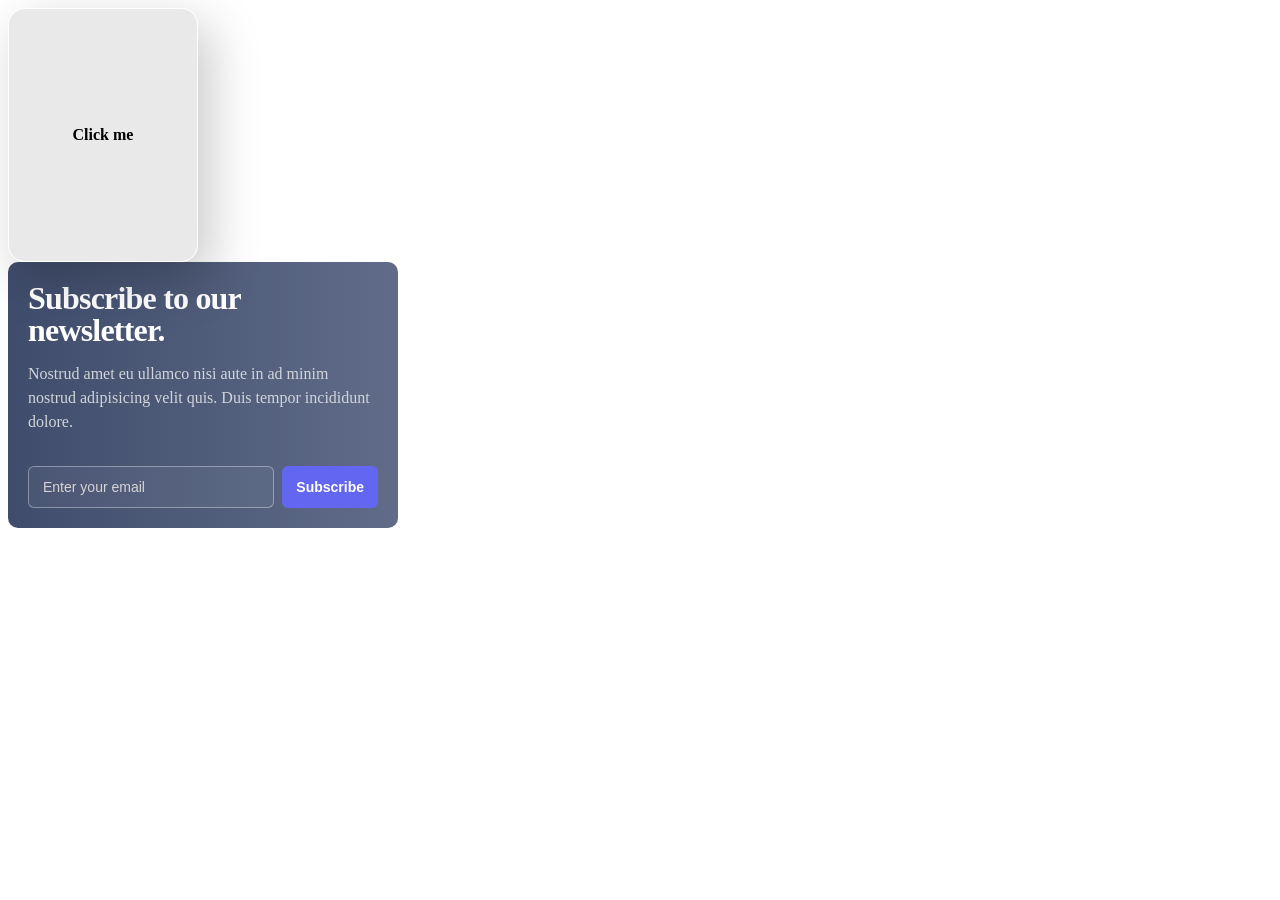
<file: element style/card-style.html>
<!DOCTYPE html>
<html lang="en">
<head>
    <meta charset="UTF-8">
    <meta name="viewport" content="width=device-width, initial-scale=1.0">
    <title>Document</title>
</head>
<style>
    /* From Uiverse.io by SteveBloX */ 
.card {
  box-sizing: border-box;
  width: 190px;
  height: 254px;
  background: rgba(217, 217, 217, 0.58);
  border: 1px solid white;
  box-shadow: 12px 17px 51px rgba(0, 0, 0, 0.22);
  backdrop-filter: blur(6px);
  border-radius: 17px;
  text-align: center;
  cursor: pointer;
  transition: all 0.5s;
  display: flex;
  align-items: center;
  justify-content: center;
  user-select: none;
  font-weight: bolder;
  color: black;
}

.card:hover {
  border: 1px solid black;
  transform: scale(1.05);
}

.card:active {
  transform: scale(0.95) rotateZ(1.7deg);
}



/* From Uiverse.io by Yaya12085 */ 
.form {
  display: flex;
  flex-direction: column;
  background: #606c88;
  background: -webkit-linear-gradient(to right, #3f4c6b, #606c88);
  background: linear-gradient(to right, #3f4c6b, #606c88);
  padding: 20px;
  border-radius: 10px;
  max-width: 350px;
}

.title {
  font-size: 2rem;
  line-height: 2rem;
  font-weight: 700;
  letter-spacing: -0.025em;
  color: #fff;
}

.description {
  line-height: 1.5rem;
  font-size: 1rem;
  margin-top: 1rem;
  color: rgb(209 213 219);
}

.form div {
  display: flex;
  max-width: 28rem;
  margin-top: 1rem;
  column-gap: 0.5rem;
}

.form div input {
  outline: none;
  line-height: 1.5rem;
  font-size: 0.875rem;
  color: rgb(255 255 255 );
  padding: 0.5rem 0.875rem;
  background-color: rgb(255 255 255 / 0.05);
  border: 1px solid rgba(253, 253, 253, 0.363);
  border-radius: 0.375rem;
  flex: 1 1 auto;
}

.form div input::placeholder {
  color: rgb(216, 212, 212);
}

.form div input:focus {
  border: 1px solid rgb(99 102 241);
}

.form div button {
  color: #fff;
  font-weight: 600;
  font-size: 0.875rem;
  line-height: 1.25rem;
  padding: 0.625rem 0.875rem;
  background-color: rgb(99 102 241);
  border-radius: 0.375rem;
  border: none;
  outline: none;
}
</style>
<body>
<!-- From Uiverse.io by SteveBloX --> 
<div class="card">
  Click me
</div>



<!-- From Uiverse.io by Yaya12085 --> 
<form class="form">
  <span class="title">Subscribe to our newsletter.</span>
  <p class="description">Nostrud amet eu ullamco nisi aute in ad minim nostrud adipisicing velit quis. Duis tempor incididunt dolore.</p>
  <div>
    <input placeholder="Enter your email" type="email" name="email" id="email-address">
    <button type="submit">Subscribe</button>
  </div>
</form>
</body>
</html>
</file>
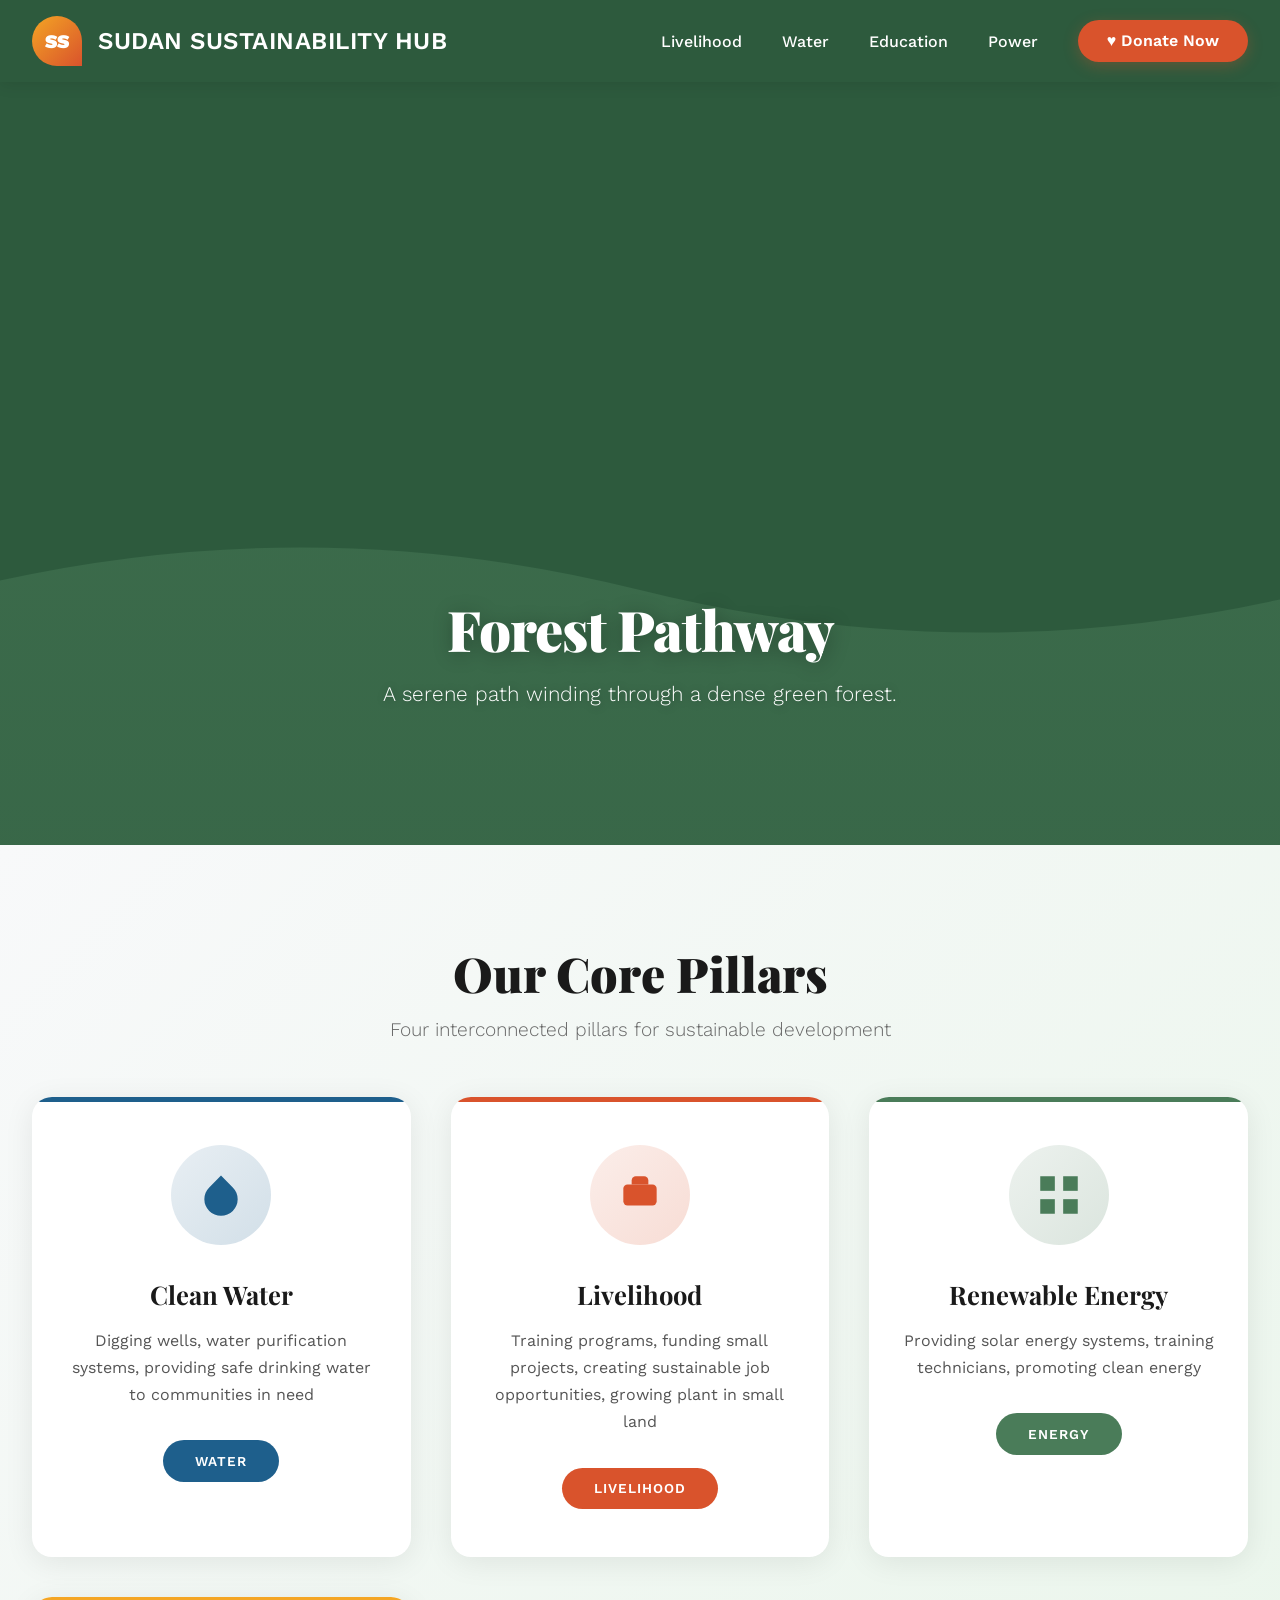
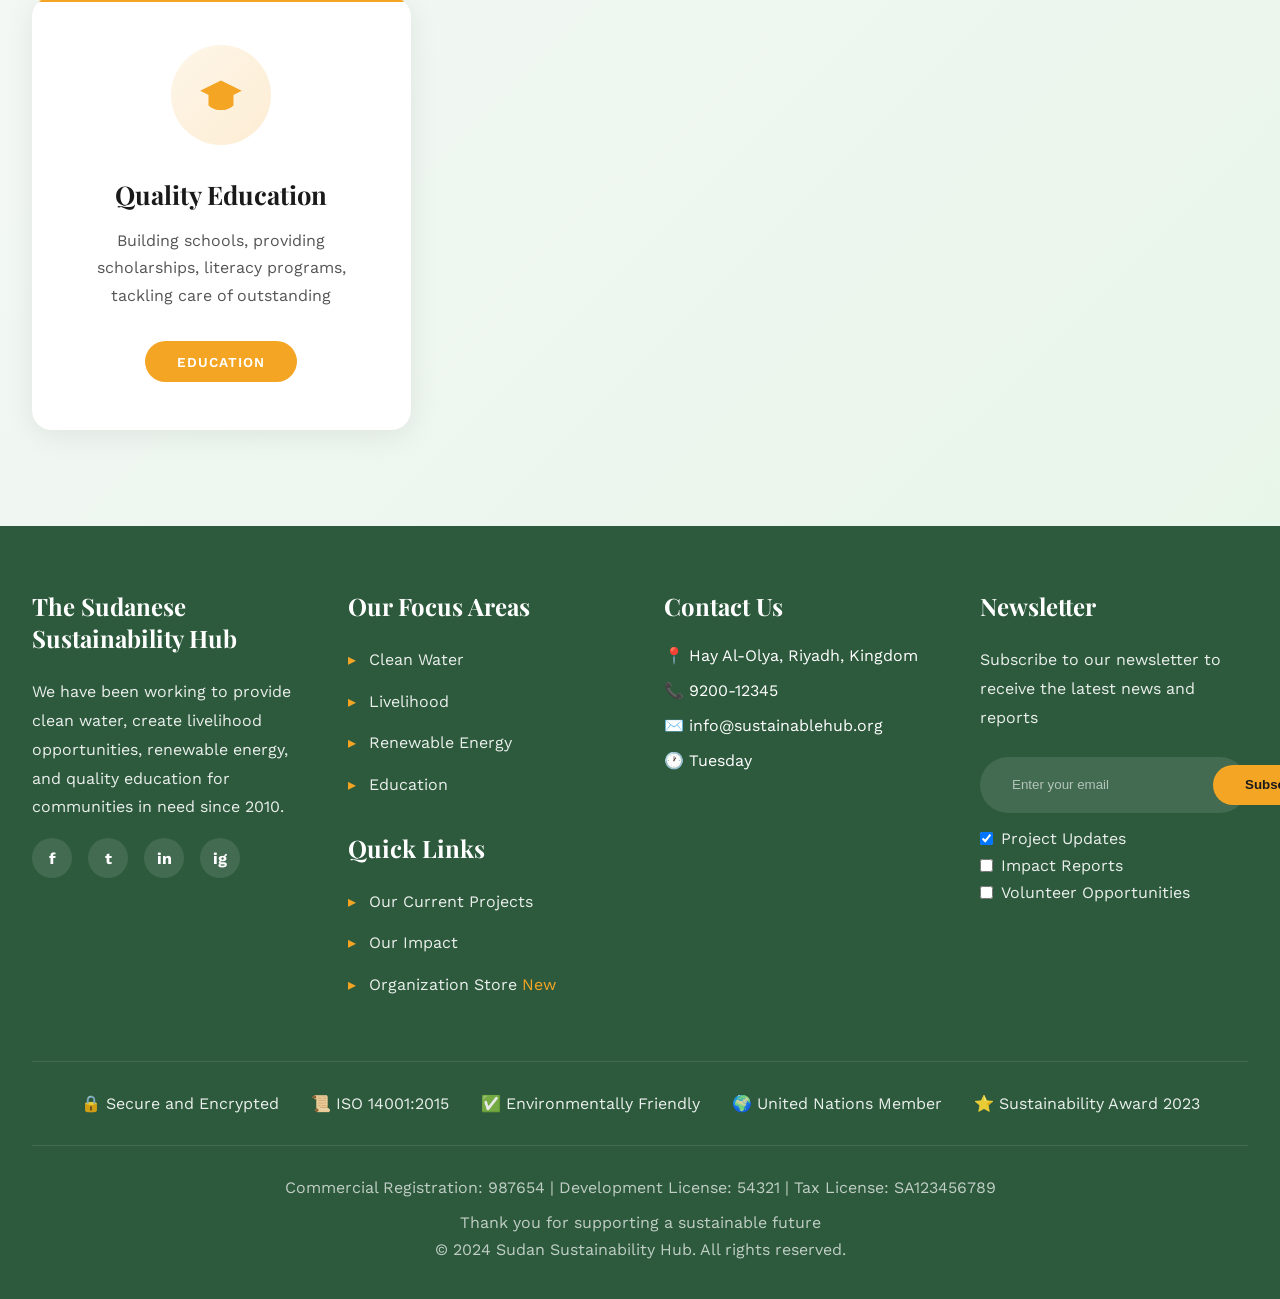
<file: SSH POLICY/jQuery hide.html>
<!DOCTYPE html>
<html lang="en">
<head>
    <meta charset="UTF-8">
    <meta name="viewport" content="width=device-width, initial-scale=1.0">
    <title>Sudan Sustainability Hub - Building Sustainable Communities</title>
    <link href="https://fonts.googleapis.com/css2?family=Playfair+Display:wght@700;900&family=Work+Sans:wght@300;400;500;600&display=swap" rel="stylesheet">
    <script src="https://code.jquery.com/jquery-3.6.4.min.js"></script>
    <style>
        :root {
            --primary-green: #2d5a3d;
            --accent-green: #4a7c59;
            --light-green: #e8f5e9;
            --blue: #1e5f8c;
            --orange: #d9532c;
            --yellow: #f4a524;
            --dark: #1a1a1a;
            --light: #f8f9fa;
            --white: #ffffff;
        }

        * {
            margin: 0;
            padding: 0;
            box-sizing: border-box;
        }

        body {
            font-family: 'Work Sans', sans-serif;
            color: var(--dark);
            overflow-x: hidden;
            background: var(--white);
        }

        /* Navigation */
        nav {
            position: fixed;
            top: 0;
            width: 100%;
            background: var(--primary-green);
            padding: 1rem 2rem;
            z-index: 1000;
            box-shadow: 0 2px 15px rgba(0,0,0,0.1);
            animation: slideDown 0.6s ease-out;
        }

        @keyframes slideDown {
            from {
                transform: translateY(-100%);
                opacity: 0;
            }
            to {
                transform: translateY(0);
                opacity: 1;
            }
        }

        nav .container {
            max-width: 1400px;
            margin: 0 auto;
            display: flex;
            justify-content: space-between;
            align-items: center;
        }

        .logo {
            display: flex;
            align-items: center;
            gap: 1rem;
            color: var(--white);
            font-size: 1.5rem;
            font-weight: 600;
            letter-spacing: 0.5px;
        }

        .logo-icon {
            width: 50px;
            height: 50px;
            background: linear-gradient(135deg, var(--yellow) 0%, var(--orange) 100%);
            border-radius: 50% 50% 0 50%;
            display: flex;
            align-items: center;
            justify-content: center;
            color: var(--white);
            font-weight: 900;
            font-size: 1.2rem;
        }

        nav ul {
            display: flex;
            gap: 2.5rem;
            list-style: none;
            align-items: center;
        }

        nav a {
            color: var(--white);
            text-decoration: none;
            font-weight: 500;
            transition: all 0.3s ease;
            position: relative;
            cursor: pointer;
        }

        nav a:not(.donate-btn):hover {
            color: var(--yellow);
        }

        nav a:not(.donate-btn)::after {
            content: '';
            position: absolute;
            bottom: -5px;
            left: 0;
            width: 0;
            height: 2px;
            background: var(--yellow);
            transition: width 0.3s ease;
        }

        nav a:not(.donate-btn):hover::after {
            width: 100%;
        }

        .donate-btn {
            background: var(--orange);
            padding: 0.7rem 1.8rem;
            border-radius: 50px;
            font-weight: 600;
            box-shadow: 0 4px 15px rgba(217, 83, 44, 0.3);
            transition: all 0.3s ease;
        }

        .donate-btn:hover {
            background: #b8441f;
            transform: translateY(-2px);
            box-shadow: 0 6px 25px rgba(217, 83, 44, 0.4);
        }

        /* Hero Section */
        .hero {
            margin-top: 80px;
            height: 85vh;
            position: relative;
            overflow: hidden;
            background: linear-gradient(rgba(45, 90, 61, 0.4), rgba(45, 90, 61, 0.6)), 
                        url('data:image/svg+xml,%3Csvg xmlns="http://www.w3.org/2000/svg" viewBox="0 0 1600 900"%3E%3Crect fill="%232d5a3d" width="1600" height="900"/%3E%3Cpath fill="%234a7c59" d="M0 600 Q400 500 800 600 T1600 600 L1600 900 L0 900 Z"/%3E%3C/svg%3E');
            background-size: cover;
            background-position: center;
        }

        .hero-content {
            position: absolute;
            bottom: 15%;
            left: 50%;
            transform: translateX(-50%);
            text-align: center;
            color: var(--white);
            width: 90%;
            max-width: 900px;
            animation: fadeInUp 1s ease-out 0.3s both;
        }

        @keyframes fadeInUp {
            from {
                opacity: 0;
                transform: translate(-50%, 30px);
            }
            to {
                opacity: 1;
                transform: translate(-50%, 0);
            }
        }

        .hero-content h1 {
            font-family: 'Playfair Display', serif;
            font-size: 3.5rem;
            font-weight: 900;
            margin-bottom: 1rem;
            text-shadow: 2px 2px 20px rgba(0,0,0,0.3);
            letter-spacing: -1px;
        }

        .hero-content p {
            font-size: 1.3rem;
            font-weight: 300;
            margin-bottom: 1.5rem;
            text-shadow: 1px 1px 10px rgba(0,0,0,0.3);
        }

        /* Core Pillars Section */
        .pillars {
            padding: 6rem 2rem;
            background: linear-gradient(135deg, #f8f9fa 0%, #e8f5e9 100%);
        }

        .container {
            max-width: 1400px;
            margin: 0 auto;
        }

        .section-title {
            text-align: center;
            margin-bottom: 3.5rem;
            animation: fadeIn 1s ease-out;
        }

        @keyframes fadeIn {
            from { opacity: 0; }
            to { opacity: 1; }
        }

        .section-title h2 {
            font-family: 'Playfair Display', serif;
            font-size: 3rem;
            font-weight: 900;
            color: var(--dark);
            margin-bottom: 0.8rem;
        }

        .section-title p {
            font-size: 1.2rem;
            color: #666;
            font-weight: 300;
        }

        .pillars-grid {
            display: grid;
            grid-template-columns: repeat(auto-fit, minmax(280px, 1fr));
            gap: 2.5rem;
        }

        .pillar-card {
            background: var(--white);
            border-radius: 20px;
            padding: 3rem 2rem;
            text-align: center;
            box-shadow: 0 5px 30px rgba(0,0,0,0.08);
            transition: all 0.4s cubic-bezier(0.4, 0, 0.2, 1);
            position: relative;
            overflow: hidden;
            animation: slideUp 0.6s ease-out both;
        }

        .pillar-card:nth-child(1) { animation-delay: 0.1s; }
        .pillar-card:nth-child(2) { animation-delay: 0.2s; }
        .pillar-card:nth-child(3) { animation-delay: 0.3s; }
        .pillar-card:nth-child(4) { animation-delay: 0.4s; }

        @keyframes slideUp {
            from {
                opacity: 0;
                transform: translateY(40px);
            }
            to {
                opacity: 1;
                transform: translateY(0);
            }
        }

        .pillar-card::before {
            content: '';
            position: absolute;
            top: 0;
            left: 0;
            width: 100%;
            height: 5px;
            transition: height 0.4s ease;
        }

        .pillar-card:nth-child(1)::before { background: var(--blue); }
        .pillar-card:nth-child(2)::before { background: var(--orange); }
        .pillar-card:nth-child(3)::before { background: var(--accent-green); }
        .pillar-card:nth-child(4)::before { background: var(--yellow); }

        .pillar-card:hover {
            transform: translateY(-10px);
            box-shadow: 0 15px 50px rgba(0,0,0,0.15);
        }

        .pillar-card:hover::before {
            height: 100%;
            opacity: 0.05;
        }

        .pillar-icon {
            width: 100px;
            height: 100px;
            margin: 0 auto 2rem;
            display: flex;
            align-items: center;
            justify-content: center;
            border-radius: 50%;
            transition: all 0.4s ease;
        }

        .pillar-card:nth-child(1) .pillar-icon { 
            background: linear-gradient(135deg, rgba(30, 95, 140, 0.1) 0%, rgba(30, 95, 140, 0.2) 100%); 
        }
        .pillar-card:nth-child(2) .pillar-icon { 
            background: linear-gradient(135deg, rgba(217, 83, 44, 0.1) 0%, rgba(217, 83, 44, 0.2) 100%); 
        }
        .pillar-card:nth-child(3) .pillar-icon { 
            background: linear-gradient(135deg, rgba(74, 124, 89, 0.1) 0%, rgba(74, 124, 89, 0.2) 100%); 
        }
        .pillar-card:nth-child(4) .pillar-icon { 
            background: linear-gradient(135deg, rgba(244, 165, 36, 0.1) 0%, rgba(244, 165, 36, 0.2) 100%); 
        }

        .pillar-card:hover .pillar-icon {
            transform: scale(1.1) rotate(5deg);
        }

        .icon-svg {
            width: 50px;
            height: 50px;
        }

        .pillar-card:nth-child(1) .icon-svg { fill: var(--blue); }
        .pillar-card:nth-child(2) .icon-svg { fill: var(--orange); }
        .pillar-card:nth-child(3) .icon-svg { fill: var(--accent-green); }
        .pillar-card:nth-child(4) .icon-svg { fill: var(--yellow); }

        .pillar-card h3 {
            font-family: 'Playfair Display', serif;
            font-size: 1.6rem;
            font-weight: 700;
            margin-bottom: 1rem;
            color: var(--dark);
        }

        .pillar-card p {
            color: #555;
            line-height: 1.7;
            font-weight: 400;
            margin-bottom: 2rem;
        }

        .pillar-btn {
            display: inline-block;
            padding: 0.8rem 2rem;
            border-radius: 50px;
            text-decoration: none;
            font-weight: 600;
            color: var(--white);
            transition: all 0.3s ease;
            text-transform: uppercase;
            font-size: 0.85rem;
            letter-spacing: 1px;
            cursor: pointer;
        }

        .pillar-card:nth-child(1) .pillar-btn { background: var(--blue); }
        .pillar-card:nth-child(2) .pillar-btn { background: var(--orange); }
        .pillar-card:nth-child(3) .pillar-btn { background: var(--accent-green); }
        .pillar-card:nth-child(4) .pillar-btn { background: var(--yellow); }

        .pillar-btn:hover {
            transform: scale(1.05);
            box-shadow: 0 5px 20px rgba(0,0,0,0.2);
        }

        /* Projects Pages */
        .livelihood-projects,
        .energy-projects {
            padding: 8rem 2rem 6rem;
            min-height: 100vh;
            display: none;
        }

        .livelihood-projects {
            background: linear-gradient(135deg, #f8f9fa 0%, #e8f5e9 100%);
        }

        .energy-projects {
            background: linear-gradient(135deg, #f8f9fa 0%, #e1f5fe 100%);
        }

        .projects-grid {
            display: grid;
            grid-template-columns: repeat(auto-fit, minmax(320px, 1fr));
            gap: 2.5rem;
            margin-top: 3rem;
        }

        .project-card {
            background: var(--white);
            border-radius: 20px;
            overflow: hidden;
            box-shadow: 0 5px 30px rgba(0,0,0,0.08);
            transition: all 0.4s cubic-bezier(0.4, 0, 0.2, 1);
        }

        .project-card:hover {
            transform: translateY(-10px);
            box-shadow: 0 15px 50px rgba(0,0,0,0.15);
        }

        .project-image {
            height: 250px;
            background-size: cover;
            background-position: center;
        }

        .project-status {
            display: flex;
            justify-content: space-between;
            padding: 1.5rem;
            gap: 0.5rem;
            flex-wrap: wrap;
        }

        .status-badge,
        .location-badge {
            padding: 0.5rem 1rem;
            border-radius: 50px;
            font-size: 0.85rem;
            font-weight: 600;
        }

        .status-badge.ongoing {
            background: rgba(30, 95, 140, 0.1);
            color: var(--blue);
        }

        .status-badge.new {
            background: rgba(244, 165, 36, 0.1);
            color: var(--orange);
        }

        .location-badge {
            background: rgba(45, 90, 61, 0.1);
            color: var(--primary-green);
        }

        .project-card h3 {
            font-family: 'Playfair Display', serif;
            font-size: 1.5rem;
            font-weight: 700;
            padding: 0 1.5rem;
            margin-bottom: 1rem;
        }

        .project-card p {
            padding: 0 1.5rem;
            color: #555;
            line-height: 1.7;
            margin-bottom: 2rem;
        }

        .support-btn {
            width: calc(100% - 3rem);
            margin: 0 1.5rem 1.5rem;
            padding: 1rem;
            background: var(--orange);
            color: var(--white);
            border: none;
            border-radius: 50px;
            font-weight: 600;
            cursor: pointer;
            transition: all 0.3s ease;
        }

        .support-btn:hover {
            transform: translateY(-2px);
            box-shadow: 0 5px 20px rgba(0,0,0,0.2);
        }

        .support-btn.energy {
            background: var(--accent-green);
        }

        .back-home-btn {
            padding: 1rem 2.5rem;
            background: var(--primary-green);
            color: var(--white);
            border: none;
            border-radius: 50px;
            font-weight: 600;
            cursor: pointer;
            transition: all 0.3s ease;
        }

        .back-home-btn:hover {
            background: var(--accent-green);
            transform: translateY(-2px);
        }

        /* Footer */
        footer {
            background: var(--primary-green);
            color: var(--white);
            padding: 4rem 2rem 2rem;
        }

        .footer-content {
            max-width: 1400px;
            margin: 0 auto;
            display: grid;
            grid-template-columns: repeat(auto-fit, minmax(250px, 1fr));
            gap: 3rem;
            margin-bottom: 3rem;
        }

        .footer-section h3 {
            font-family: 'Playfair Display', serif;
            font-size: 1.5rem;
            margin-bottom: 1.5rem;
        }

        .footer-section p,
        .footer-section ul {
            color: rgba(255,255,255,0.9);
            line-height: 1.8;
        }

        .footer-section ul {
            list-style: none;
        }

        .footer-section ul li {
            margin-bottom: 0.8rem;
        }

        .footer-section ul li::before {
            content: '▸ ';
            color: var(--yellow);
            margin-right: 0.5rem;
        }

        .footer-section a {
            color: rgba(255,255,255,0.9);
            text-decoration: none;
            transition: color 0.3s ease;
        }

        .footer-section a:hover {
            color: var(--yellow);
        }

        .contact-info {
            display: flex;
            flex-direction: column;
            gap: 1rem;
        }

        .contact-item {
            display: flex;
            align-items: flex-start;
            gap: 1rem;
        }

        .newsletter-form {
            display: flex;
            gap: 0.5rem;
            margin-top: 1.5rem;
            background: rgba(255,255,255,0.1);
            padding: 0.5rem;
            border-radius: 50px;
        }

        .newsletter-form input {
            flex: 1;
            padding: 0.8rem 1.5rem;
            border: none;
            border-radius: 50px;
            background: transparent;
            color: var(--white);
        }

        .newsletter-form input::placeholder {
            color: rgba(255,255,255,0.6);
        }

        .newsletter-form button {
            padding: 0.8rem 2rem;
            background: var(--yellow);
            color: var(--dark);
            border: none;
            border-radius: 50px;
            font-weight: 600;
            cursor: pointer;
            transition: all 0.3s ease;
        }

        .newsletter-form button:hover {
            background: var(--orange);
            color: var(--white);
        }

        .newsletter-options {
            margin-top: 1rem;
            display: flex;
            flex-direction: column;
            gap: 0.5rem;
        }

        .checkbox-label {
            display: flex;
            align-items: center;
            gap: 0.5rem;
            cursor: pointer;
            color: rgba(255,255,255,0.9);
        }

        .social-links {
            display: flex;
            gap: 1rem;
            margin-top: 1rem;
        }

        .social-btn {
            width: 40px;
            height: 40px;
            border-radius: 50%;
            background: rgba(255,255,255,0.1);
            display: flex;
            align-items: center;
            justify-content: center;
            transition: all 0.3s ease;
            cursor: pointer;
            color: var(--white);
            font-weight: bold;
        }

        .social-btn:hover {
            background: var(--yellow);
            color: var(--dark);
            transform: translateY(-3px);
        }

        .footer-badges {
            display: flex;
            flex-wrap: wrap;
            gap: 2rem;
            justify-content: center;
            padding: 2rem 0;
            border-top: 1px solid rgba(255,255,255,0.1);
            margin-top: 2rem;
        }

        .badge {
            display: flex;
            align-items: center;
            gap: 0.5rem;
            color: rgba(255,255,255,0.9);
        }

        .footer-bottom {
            text-align: center;
            padding-top: 2rem;
            border-top: 1px solid rgba(255,255,255,0.1);
            color: rgba(255,255,255,0.7);
        }

        .footer-bottom p {
            margin-bottom: 0.5rem;
        }

        /* Responsive */
        @media (max-width: 768px) {
            nav ul {
                gap: 1rem;
                font-size: 0.9rem;
            }

            .hero-content h1 {
                font-size: 2.5rem;
            }

            .section-title h2 {
                font-size: 2.2rem;
            }

            .projects-grid {
                grid-template-columns: 1fr;
            }
        }

        @media (max-width: 480px) {
            .logo {
                font-size: 1.2rem;
            }
            
            nav ul {
                display: none;
            }

            .hero-content h1 {
                font-size: 2rem;
            }
        }
    </style>
</head>
<body>

    <!-- Navigation -->
    <nav>
        <div class="container">
            <div class="logo">
                <div class="logo-icon">SS</div>
                SUDAN SUSTAINABILITY HUB
            </div>
            <ul>
                <li><a class="nav-livelihood">Livelihood</a></li>
                <li><a class="nav-water">Water</a></li>
                <li><a class="nav-education">Education</a></li>
                <li><a class="nav-power">Power</a></li>
                <li><a href="#donate" class="donate-btn">♥ Donate Now</a></li>
            </ul>
        </div>
    </nav>

    <!-- Hero Section -->
    <section class="hero" id="hero">
        <div class="hero-content">
            <h1>Forest Pathway</h1>
            <p>A serene path winding through a dense green forest.</p>
        </div>
    </section>

    <!-- Core Pillars Section -->
    <section class="pillars" id="home-pillars">
        <div class="container">
            <div class="section-title">
                <h2>Our Core Pillars</h2>
                <p>Four interconnected pillars for sustainable development</p>
            </div>
            <div class="pillars-grid">
                
                <!-- Clean Water -->
                <div class="pillar-card">
                    <div class="pillar-icon">
                        <svg class="icon-svg" viewBox="0 0 24 24" xmlns="http://www.w3.org/2000/svg">
                            <path d="M12 2.69l5.66 5.66a8 8 0 1 1-11.31 0z"/>
                        </svg>
                    </div>
                    <h3>Clean Water</h3>
                    <p>Digging wells, water purification systems, providing safe drinking water to communities in need</p>
                    <a class="pillar-btn pillar-water">Water</a>
                </div>

                <!-- Livelihood -->
                <div class="pillar-card">
                    <div class="pillar-icon">
                        <svg class="icon-svg" viewBox="0 0 24 24" xmlns="http://www.w3.org/2000/svg">
                            <rect x="4" y="7" width="16" height="10" rx="2"/>
                            <path d="M8 7V5a2 2 0 0 1 2-2h4a2 2 0 0 1 2 2v2"/>
                        </svg>
                    </div>
                    <h3>Livelihood</h3>
                    <p>Training programs, funding small projects, creating sustainable job opportunities, growing plant in small land</p>
                    <a class="pillar-btn pillar-livelihood">Livelihood</a>
                </div>

                <!-- Renewable Energy -->
                <div class="pillar-card">
                    <div class="pillar-icon">
                        <svg class="icon-svg" viewBox="0 0 24 24" xmlns="http://www.w3.org/2000/svg">
                            <rect x="3" y="3" width="7" height="7"/>
                            <rect x="14" y="3" width="7" height="7"/>
                            <rect x="14" y="14" width="7" height="7"/>
                            <rect x="3" y="14" width="7" height="7"/>
                        </svg>
                    </div>
                    <h3>Renewable Energy</h3>
                    <p>Providing solar energy systems, training technicians, promoting clean energy</p>
                    <a class="pillar-btn pillar-energy">Energy</a>
                </div>

                <!-- Quality Education -->
                <div class="pillar-card">
                    <div class="pillar-icon">
                        <svg class="icon-svg" viewBox="0 0 24 24" xmlns="http://www.w3.org/2000/svg">
                            <path d="M22 10v6M2 10l10-5 10 5-10 5z"/>
                            <path d="M6 12v5c3 3 9 3 12 0v-5"/>
                        </svg>
                    </div>
                    <h3>Quality Education</h3>
                    <p>Building schools, providing scholarships, literacy programs, tackling care of outstanding</p>
                    <a class="pillar-btn pillar-education">Education</a>
                </div>

            </div>
        </div>
    </section>

    <!-- Livelihood Projects Page -->
    <section class="livelihood-projects" id="livelihood-page">
        <div class="container">
            <div class="section-title">
                <h2>🧳 Livelihood Projects</h2>
                <p>Empowering communities economically and creating sustainable job opportunities</p>
            </div>
            <div class="projects-grid">
                
                <!-- Project 1 -->
                <div class="project-card">
                    <div class="project-image" style="background: linear-gradient(rgba(0,0,0,0.2), rgba(0,0,0,0.4)), #3d5a80;"></div>
                    <div class="project-status">
                        <span class="status-badge ongoing">⏱ Ongoing</span>
                        <span class="location-badge">📍 Several Countries</span>
                    </div>
                    <h3>Professional Training Programs</h3>
                    <p>Training youth on skills such as electricity, carpentry, sewing and others</p>
                    <button class="support-btn">Support the Project</button>
                </div>

                <!-- Project 2 -->
                <div class="project-card">
                    <div class="project-image" style="background: linear-gradient(rgba(0,0,0,0.2), rgba(0,0,0,0.4)), #4a7c59;"></div>
                    <div class="project-status">
                        <span class="status-badge ongoing">⏱ Ongoing</span>
                        <span class="location-badge">📍 Several Countries</span>
                    </div>
                    <h3>Small Business Financing</h3>
                    <p>Providing microloans and administrative support to business owners</p>
                    <button class="support-btn">Support the Project</button>
                </div>

                <!-- Project 3 -->
                <div class="project-card">
                    <div class="project-image" style="background: linear-gradient(rgba(0,0,0,0.2), rgba(0,0,0,0.4)), #98c1d9;"></div>
                    <div class="project-status">
                        <span class="status-badge new">✨ New</span>
                        <span class="location-badge">📍 5 Countries</span>
                    </div>
                    <h3>Electronic Marketing</h3>
                    <p>Training on digital marketing to sell products locally and globally</p>
                    <button class="support-btn">Support the Project</button>
                </div>

            </div>
            <div style="text-align: center; margin-top: 3rem;">
                <button class="back-home-btn" id="back-home-from-livelihood">← Back to Home</button>
            </div>
        </div>
    </section>

    <!-- Renewable Energy Projects Page -->
    <section class="energy-projects" id="energy-page">
        <div class="container">
            <div class="section-title">
                <h2>☀️ Renewable Energy Projects</h2>
                <p>Providing sustainable and clean energy solutions</p>
            </div>
            <div class="projects-grid">
                
                <!-- Project 1 -->
                <div class="project-card">
                    <div class="project-image" style="background: linear-gradient(rgba(0,0,0,0.2), rgba(0,0,0,0.4)), #4a7c59;"></div>
                    <div class="project-status">
                        <span class="status-badge ongoing">⏱ Ongoing</span>
                        <span class="location-badge">📍 10 Countries</span>
                    </div>
                    <h3>Domestic Solar Energy Systems</h3>
                    <p>Providing integrated solar systems for homes in remote villages</p>
                    <button class="support-btn energy">Support the Project</button>
                </div>

                <!-- Project 2 -->
                <div class="project-card">
                    <div class="project-image" style="background: linear-gradient(rgba(0,0,0,0.2), rgba(0,0,0,0.4)), #293241;"></div>
                    <div class="project-status">
                        <span class="status-badge ongoing">⏱ Ongoing</span>
                        <span class="location-badge">📍 7 Countries</span>
                    </div>
                    <h3>Street Lighting with Solar Energy</h3>
                    <p>Installing solar street lights in streets and public places</p>
                    <button class="support-btn energy">Support the Project</button>
                </div>

                <!-- Project 3 -->
                <div class="project-card">
                    <div class="project-image" style="background: linear-gradient(rgba(0,0,0,0.2), rgba(0,0,0,0.4)), #3d5a80;"></div>
                    <div class="project-status">
                        <span class="status-badge new">✨ New</span>
                        <span class="location-badge">📍 6 Countries</span>
                    </div>
                    <h3>Training Solar Energy Technicians</h3>
                    <p>Training youth in installing and maintaining solar energy systems</p>
                    <button class="support-btn energy">Support the Project</button>
                </div>

            </div>
            <div style="text-align: center; margin-top: 3rem;">
                <button class="back-home-btn" id="back-home-from-energy">← Back to Home</button>
            </div>
        </div>
    </section>

    <!-- Footer -->
    <footer>
        <div class="footer-content">
            
            <!-- About -->
            <div class="footer-section">
                <h3>The Sudanese Sustainability Hub</h3>
                <p>We have been working to provide clean water, create livelihood opportunities, renewable energy, and quality education for communities in need since 2010.</p>
                <div class="social-links">
                    <div class="social-btn">f</div>
                    <div class="social-btn">t</div>
                    <div class="social-btn">in</div>
                    <div class="social-btn">ig</div>
                </div>
            </div>

            <!-- Focus Areas -->
            <div class="footer-section">
                <h3>Our Focus Areas</h3>
                <ul>
                    <li><a href="#">Clean Water</a></li>
                    <li><a href="#">Livelihood</a></li>
                    <li><a href="#">Renewable Energy</a></li>
                    <li><a href="#">Education</a></li>
                </ul>
                <h3 style="margin-top: 2rem;">Quick Links</h3>
                <ul>
                    <li><a href="#">Our Current Projects</a></li>
                    <li><a href="#">Our Impact</a></li>
                    <li><a href="#">Organization Store <span style="color: var(--yellow);">New</span></a></li>
                </ul>
            </div>

            <!-- Contact -->
            <div class="footer-section">
                <h3>Contact Us</h3>
                <div class="contact-info">
                    <div class="contact-item">
                        <span>📍 Hay Al-Olya, Riyadh, Kingdom</span>
                    </div>
                    <div class="contact-item">
                        <span>📞 9200-12345</span>
                    </div>
                    <div class="contact-item">
                        <span>✉️ info@sustainablehub.org</span>
                    </div>
                    <div class="contact-item">
                        <span>🕐 Tuesday</span>
                    </div>
                </div>
            </div>

            <!-- Newsletter -->
            <div class="footer-section">
                <h3>Newsletter</h3>
                <p>Subscribe to our newsletter to receive the latest news and reports</p>
                <form class="newsletter-form" id="newsletterForm">
                    <input type="email" placeholder="Enter your email" required>
                    <button type="submit">Subscribe</button>
                </form>
                <div class="newsletter-options">
                    <label class="checkbox-label">
                        <input type="checkbox" checked class="newsletter-option" data-option="updates">
                        <span>Project Updates</span>
                    </label>
                    <label class="checkbox-label">
                        <input type="checkbox" class="newsletter-option" data-option="reports">
                        <span>Impact Reports</span>
                    </label>
                    <label class="checkbox-label">
                        <input type="checkbox" class="newsletter-option" data-option="volunteer">
                        <span>Volunteer Opportunities</span>
                    </label>
                </div>
            </div>

        </div>

        <!-- Badges -->
        <div class="footer-badges">
            <div class="badge">
                <span>🔒 Secure and Encrypted</span>
            </div>
            <div class="badge">
                <span>📜 ISO 14001:2015</span>
            </div>
            <div class="badge">
                <span>✅ Environmentally Friendly</span>
            </div>
            <div class="badge">
                <span>🌍 United Nations Member</span>
            </div>
            <div class="badge">
                <span>⭐ Sustainability Award 2023</span>
            </div>
        </div>

        <!-- Footer Bottom -->
        <div class="footer-bottom">
            <p>Commercial Registration: 987654 | Development License: 54321 | Tax License: SA123456789</p>
            <p style="margin-top: 1rem;">Thank you for supporting a sustainable future</p>
            <p style="margin-top: 0.5rem;">© 2024 Sudan Sustainability Hub. All rights reserved.</p>
        </div>
    </footer>

    <script>
        // jQuery Document Ready
        $(document).ready(function() {
            // Page navigation functions with jQuery
            $('.nav-livelihood, .pillar-livelihood').on('click', function(e) {
                e.preventDefault();
                $('#hero').hide();
                $('#home-pillars').hide();
                $('#livelihood-page').show();
                $('#energy-page').hide();
                $('html, body').animate({ scrollTop: 0 }, 500);
            });

            $('.nav-power, .pillar-energy').on('click', function(e) {
                e.preventDefault();
                $('#hero').hide();
                $('#home-pillars').hide();
                $('#livelihood-page').hide();
                $('#energy-page').show();
                $('html, body').animate({ scrollTop: 0 }, 500);
            });

            $('#back-home-from-livelihood, #back-home-from-energy').on('click', function(e) {
                e.preventDefault();
                showHomePage();
            });

            $('.nav-water, .pillar-water').on('click', function(e) {
                e.preventDefault();
                alert('The Water page will be available soon!');
            });

            $('.nav-education, .pillar-education').on('click', function(e) {
                e.preventDefault();
                alert('The Education page will be available soon!');
            });

            $('.donate-btn').on('click', function(e) {
                e.preventDefault();
                alert('Thank you for your interest in donating to Sudan Sustainability Hub!\n\nIn a real implementation, this would redirect to a donation page.');
            });

            // Support buttons
            $('.support-btn').on('click', function() {
                const projectTitle = $(this).closest('.project-card').find('h3').text();
                alert(`Thank you for your interest in supporting: "${projectTitle}"!\n\nIn a real implementation, this would open a donation form for this specific project.`);
            });

            // Newsletter form submission
            $('#newsletterForm').on('submit', function(e) {
                e.preventDefault();
                const email = $(this).find('input[type="email"]').val();
                const options = [];
                
                $('.newsletter-option:checked').each(function() {
                    options.push($(this).data('option'));
                });
                
                if (email) {
                    alert(`Thank you for subscribing to our newsletter!\n\nEmail: ${email}\nPreferences: ${options.length > 0 ? options.join(', ') : 'None selected'}`);
                    $(this).find('input[type="email"]').val('');
                    $('.newsletter-option').prop('checked', false);
                    $('.newsletter-option[data-option="updates"]').prop('checked', true);
                }
            });

            // Social buttons
            $('.social-btn').on('click', function() {
                const platform = $(this).text();
                alert(`In a real implementation, this would redirect to our ${platform} social media page.`);
            });

            // Hover effects for cards
            $('.pillar-card, .project-card').hover(
                function() {
                    $(this).addClass('hover-active');
                },
                function() {
                    $(this).removeClass('hover-active');
                }
            );

            // Scroll animations
            $(window).on('scroll', function() {
                $('.pillar-card, .project-card').each(function() {
                    const rect = $(this)[0].getBoundingClientRect();
                    if (rect.top < window.innerHeight - 100) {
                        $(this).css({
                            'opacity': '1',
                            'transform': 'translateY(0)'
                        });
                    }
                });
            });

            // Initialize scroll animation
            $(window).trigger('scroll');
        });

        // Function to show home page (kept for backward compatibility)
        function showHomePage() {
            $('#hero').show();
            $('#home-pillars').show();
            $('#livelihood-page').hide();
            $('#energy-page').hide();
            $('html, body').animate({ scrollTop: 0 }, 500);
        }

        // Function to show page (kept for backward compatibility)
        function showPage(page, event) {
            if (event) event.preventDefault();
            alert('The ' + page.charAt(0).toUpperCase() + page.slice(1) + ' page will be available soon!');
        }

        // Show livelihood projects (kept for backward compatibility)
        function showLivelihoodProjects(event) {
            if (event) event.preventDefault();
            $('#hero').hide();
            $('#home-pillars').hide();
            $('#livelihood-page').show();
            $('#energy-page').hide();
            $('html, body').animate({ scrollTop: 0 }, 500);
        }

        // Show energy projects (kept for backward compatibility)
        function showEnergyProjects(event) {
            if (event) event.preventDefault();
            $('#hero').hide();
            $('#home-pillars').hide();
            $('#livelihood-page').hide();
            $('#energy-page').show();
            $('html, body').animate({ scrollTop: 0 }, 500);
        }
    </script>

</body>
</html>
</file>
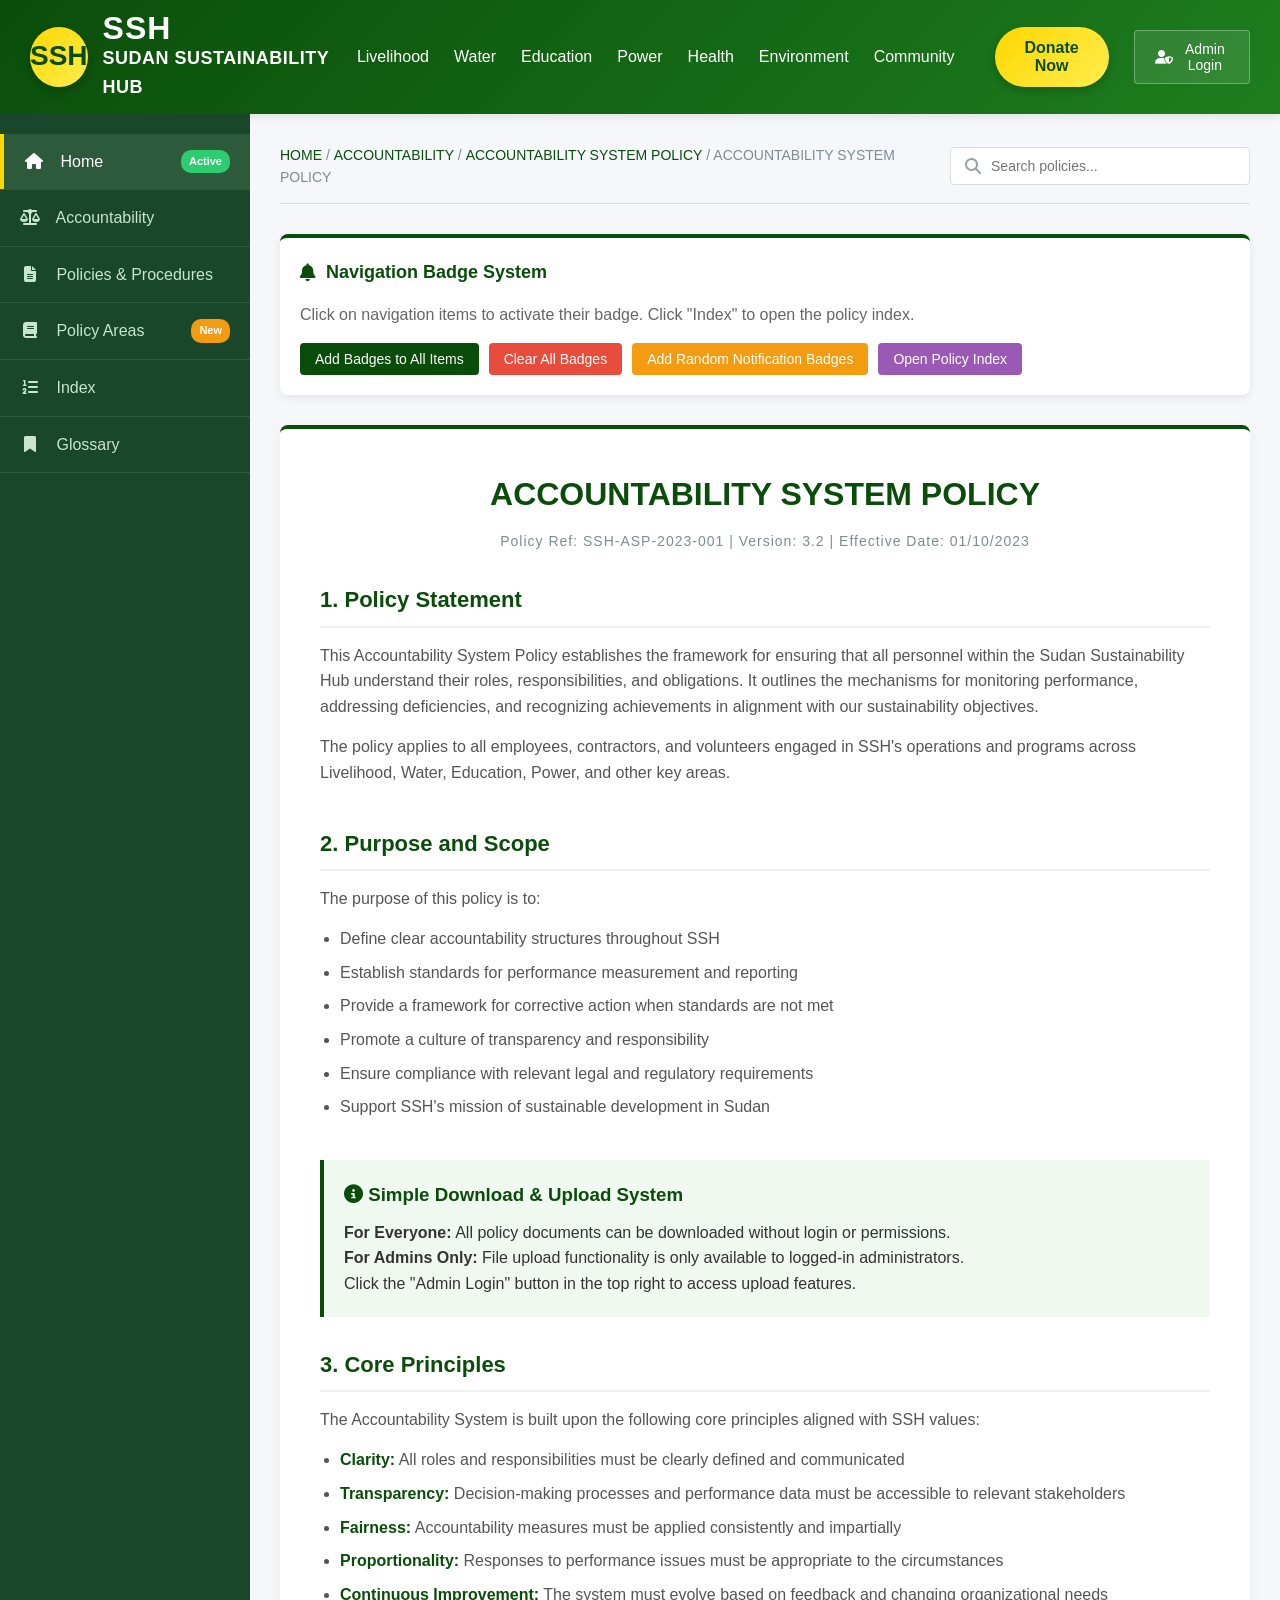
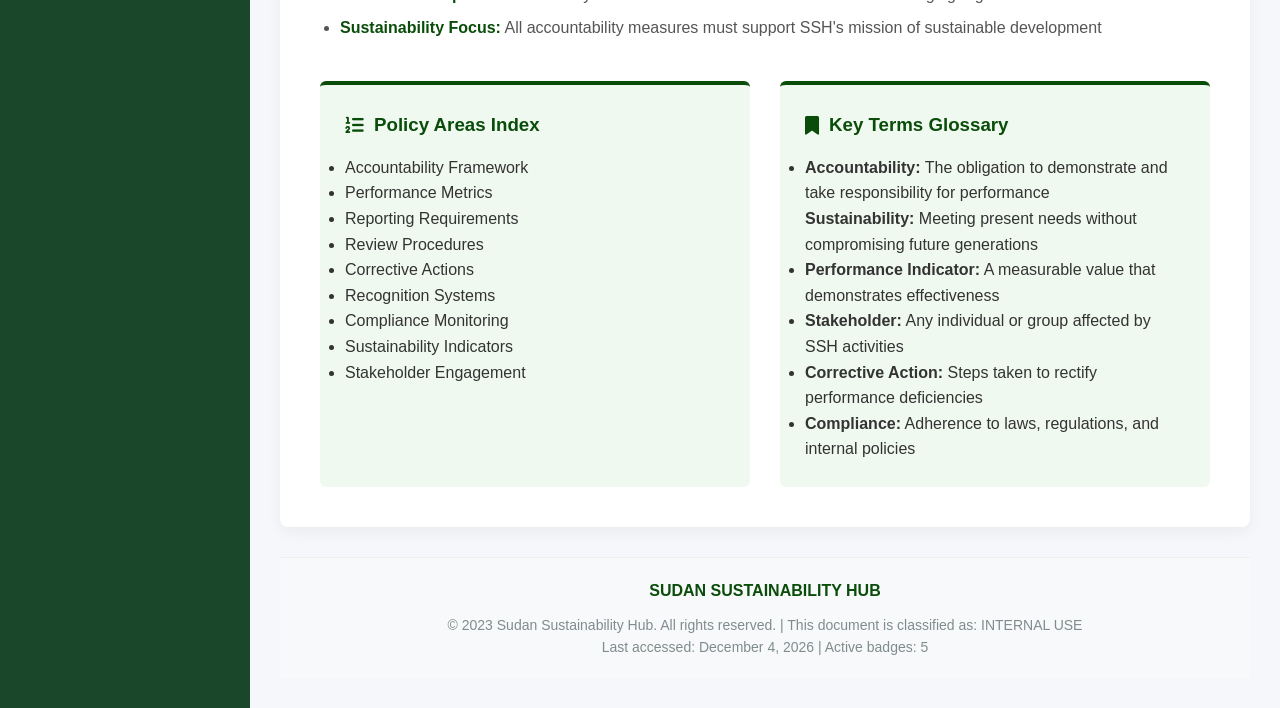
<file: SSH POLICY/policy-SSH.html>
<!DOCTYPE html>
<html lang="en">
<head>
    <meta charset="UTF-8">
    <meta name="viewport" content="width=device-width, initial-scale=1.0">
    <title>Sudan Sustainability Hub - Policy Portal</title>
    <link rel="stylesheet" href="https://cdnjs.cloudflare.com/ajax/libs/font-awesome/6.4.0/css/all.min.css">
    <style>
        * {
            margin: 0;
            padding: 0;
            box-sizing: border-box;
            font-family: 'Segoe UI', Tahoma, Geneva, Verdana, sans-serif;
        }
        
        body {
            background-color: #f5f7fa;
            color: #333;
            line-height: 1.6;
        }
        
        /* Login Modal */
        .login-modal {
            display: none;
            position: fixed;
            top: 0;
            left: 0;
            width: 100%;
            height: 100%;
            background-color: rgba(0, 0, 0, 0.85);
            z-index: 2000;
            justify-content: center;
            align-items: center;
        }
        
        .login-modal.active {
            display: flex;
        }
        
        .login-container {
            background: linear-gradient(135deg, #0a4d0a 0%, #1e7e1e 100%);
            width: 90%;
            max-width: 450px;
            border-radius: 15px;
            overflow: hidden;
            box-shadow: 0 15px 40px rgba(0, 0, 0, 0.4);
            animation: slideIn 0.5s ease-out;
        }
        
        @keyframes slideIn {
            from { transform: translateY(-50px); opacity: 0; }
            to { transform: translateY(0); opacity: 1; }
        }
        
        .login-header {
            background-color: rgba(0, 0, 0, 0.2);
            padding: 30px;
            text-align: center;
            color: white;
        }
        
        .login-header h2 {
            font-size: 28px;
            margin-bottom: 10px;
        }
        
        .login-header p {
            color: #c8e6c9;
            font-size: 14px;
        }
        
        .login-body {
            padding: 30px;
            background-color: white;
        }
        
        .login-form {
            display: flex;
            flex-direction: column;
            gap: 20px;
        }
        
        .form-group {
            display: flex;
            flex-direction: column;
            gap: 8px;
        }
        
        .form-label {
            font-weight: 600;
            color: #0a4d0a;
            font-size: 14px;
        }
        
        .form-input {
            padding: 14px 15px;
            border: 2px solid #ddd;
            border-radius: 8px;
            font-size: 16px;
            transition: all 0.3s;
        }
        
        .form-input:focus {
            outline: none;
            border-color: #0a4d0a;
            box-shadow: 0 0 0 3px rgba(10, 77, 10, 0.1);
        }
        
        .login-btn {
            background: linear-gradient(135deg, #0a4d0a 0%, #1e7e1e 100%);
            color: white;
            border: none;
            padding: 16px;
            border-radius: 8px;
            font-size: 16px;
            font-weight: 600;
            cursor: pointer;
            transition: all 0.3s;
            margin-top: 10px;
        }
        
        .login-btn:hover {
            transform: translateY(-2px);
            box-shadow: 0 5px 15px rgba(10, 77, 10, 0.3);
        }
        
        .login-footer {
            text-align: center;
            padding: 20px;
            background-color: #f8f9fa;
            border-top: 1px solid #eee;
        }
        
        .login-footer p {
            color: #7f8c8d;
            font-size: 14px;
        }
        
        .close-login {
            position: absolute;
            top: 20px;
            right: 20px;
            background: none;
            border: none;
            color: white;
            font-size: 24px;
            cursor: pointer;
            z-index: 2001;
        }
        
        /* Admin Controls */
        .admin-controls {
            background: linear-gradient(135deg, #2c3e50 0%, #4a6491 100%);
            color: white;
            padding: 15px 30px;
            display: none;
            justify-content: space-between;
            align-items: center;
            box-shadow: 0 3px 10px rgba(0, 0, 0, 0.1);
        }
        
        .admin-controls.active {
            display: flex;
        }
        
        .admin-info {
            display: flex;
            align-items: center;
            gap: 15px;
        }
        
        .admin-avatar {
            width: 40px;
            height: 40px;
            background: linear-gradient(135deg, #ffd700 0%, #ffed4e 100%);
            border-radius: 50%;
            display: flex;
            align-items: center;
            justify-content: center;
            font-weight: 700;
            color: #2c3e50;
        }
        
        .admin-details h4 {
            font-size: 16px;
            margin-bottom: 3px;
        }
        
        .admin-details p {
            font-size: 12px;
            color: #bdc3c7;
        }
        
        .admin-actions {
            display: flex;
            gap: 15px;
            align-items: center;
        }
        
        .admin-btn {
            background-color: rgba(255, 255, 255, 0.2);
            color: white;
            border: 1px solid rgba(255, 255, 255, 0.3);
            padding: 8px 16px;
            border-radius: 4px;
            cursor: pointer;
            font-size: 14px;
            transition: all 0.3s;
            display: flex;
            align-items: center;
            gap: 8px;
        }
        
        .admin-btn:hover {
            background-color: rgba(255, 255, 255, 0.3);
        }
        
        .admin-btn.logout {
            background-color: #e74c3c;
            border-color: #e74c3c;
        }
        
        .admin-btn.logout:hover {
            background-color: #c0392b;
        }
        
        /* Permission Badge */
        .permission-badge {
            background-color: #9b59b6;
            color: white;
            padding: 4px 10px;
            border-radius: 20px;
            font-size: 11px;
            font-weight: 600;
            letter-spacing: 0.5px;
        }
        
        /* Top Header */
        .top-header {
            display: none;
            background: linear-gradient(135deg, #0a4d0a 0%, #1e7e1e 100%);
            color: white;
            padding: 12px 30px;
            display: flex;
            justify-content: space-between;
            align-items: center;
            box-shadow: 0 2px 10px rgba(0, 0, 0, 0.1);
        }
        
        .logo-container {
            display: flex;
            align-items: center;
            gap: 15px;
        }
        
        .logo-circle {
            width: 60px;
            height: 60px;
            background: linear-gradient(135deg, #ffd700 0%, #ffed4e 100%);
            border-radius: 50%;
            display: flex;
            align-items: center;
            justify-content: center;
            font-weight: 900;
            font-size: 28px;
            color: #0a4d0a;
            box-shadow: 0 4px 8px rgba(0, 0, 0, 0.2);
        }
        
        .logo-text {
            display: flex;
            flex-direction: column;
        }
        
        .logo-abbr {
            font-size: 32px;
            font-weight: 900;
            letter-spacing: 1px;
            line-height: 1;
        }
        
        .logo-full {
            font-size: 18px;
            font-weight: 600;
            letter-spacing: 0.5px;
        }
        
        .header-nav {
            display: flex;
            gap: 25px;
            align-items: center;
        }
        
        .nav-item-top {
            color: white;
            text-decoration: none;
            font-weight: 500;
            font-size: 16px;
            padding: 8px 0;
            position: relative;
            transition: all 0.3s;
        }
        
        .nav-item-top:hover {
            color: #ffd700;
        }
        
        .nav-item-top:hover::after {
            content: '';
            position: absolute;
            bottom: 0;
            left: 0;
            width: 100%;
            height: 3px;
            background-color: #ffd700;
            border-radius: 2px;
        }
        
        .donate-btn {
            background: linear-gradient(135deg, #ffd700 0%, #ffed4e 100%);
            color: #0a4d0a;
            border: none;
            padding: 12px 24px;
            border-radius: 30px;
            font-weight: 700;
            font-size: 16px;
            cursor: pointer;
            transition: all 0.3s;
            box-shadow: 0 4px 8px rgba(0, 0, 0, 0.2);
            margin-left: 15px;
        }
        
        .donate-btn:hover {
            transform: translateY(-3px);
            box-shadow: 0 6px 12px rgba(0, 0, 0, 0.25);
        }
        
        .login-link {
            background-color: rgba(255, 255, 255, 0.1);
            color: white;
            border: 1px solid rgba(255, 255, 255, 0.3);
            padding: 10px 20px;
            border-radius: 4px;
            cursor: pointer;
            font-size: 14px;
            transition: all 0.3s;
            display: flex;
            align-items: center;
            gap: 8px;
        }
        
        .login-link:hover {
            background-color: rgba(255, 255, 255, 0.2);
        }
        
        .container {
            display: flex;
            min-height: calc(100vh - 84px);
        }
        
        /* Sidebar Navigation */
        .sidebar {
            width: 250px;
            background-color: #1a472a;
            color: #ecf0f1;
            padding: 20px 0;
            flex-shrink: 0;
        }
        
        .sidebar-logo {
            padding: 0 20px 20px;
            border-bottom: 1px solid #2d5a3a;
            margin-bottom: 20px;
            display: none;
        }
        
        .nav-menu {
            list-style: none;
        }
        
        .nav-item {
            border-bottom: 1px solid #2d5a3a;
            position: relative;
        }
        
        .nav-link {
            display: flex;
            align-items: center;
            justify-content: space-between;
            padding: 15px 20px;
            color: #c8e6c9;
            text-decoration: none;
            transition: all 0.3s;
        }
        
        .nav-link:hover, .nav-link.active {
            background-color: #2d5a3a;
            color: #fff;
            border-left: 4px solid #ffd700;
        }
        
        .nav-link i {
            margin-right: 12px;
            width: 20px;
            text-align: center;
        }
        
        .nav-text {
            flex-grow: 1;
        }
        
        /* Badge Styling */
        .nav-badge {
            background-color: #e74c3c;
            color: white;
            font-size: 11px;
            font-weight: bold;
            padding: 3px 8px;
            border-radius: 10px;
            margin-left: 10px;
            display: none;
            animation: badgePulse 2s infinite;
        }
        
        /* Active badge (current page) */
        .nav-badge.active {
            background-color: #2ecc71;
            display: inline-block;
        }
        
        /* Index badge (for Index item) */
        .nav-badge.index {
            background-color: #9b59b6;
            display: inline-block;
        }
        
        /* Notification badge (for other items) */
        .nav-badge.notification {
            background-color: #f39c12;
            display: inline-block;
        }
        
        @keyframes badgePulse {
            0% { transform: scale(1); }
            50% { transform: scale(1.1); }
            100% { transform: scale(1); }
        }
        
        /* Main Content Area */
        .main-content {
            flex-grow: 1;
            padding: 30px;
            overflow-y: auto;
        }
        
        .header {
            display: flex;
            justify-content: space-between;
            align-items: center;
            margin-bottom: 30px;
            padding-bottom: 15px;
            border-bottom: 1px solid #ddd;
        }
        
        .breadcrumb {
            font-size: 14px;
            color: #7f8c8d;
        }
        
        .breadcrumb a {
            color: #0a4d0a;
            text-decoration: none;
            font-weight: 500;
        }
        
        .breadcrumb a:hover {
            text-decoration: underline;
        }
        
        .breadcrumb span {
            color: #7f8c8d;
        }
        
        .search-box {
            position: relative;
            width: 300px;
        }
        
        .search-box input {
            width: 100%;
            padding: 10px 15px 10px 40px;
            border: 1px solid #ddd;
            border-radius: 4px;
            font-size: 14px;
        }
        
        .search-box i {
            position: absolute;
            left: 15px;
            top: 50%;
            transform: translateY(-50%);
            color: #95a5a6;
        }
        
        /* Content Sections */
        .content-section {
            display: none;
        }
        
        .content-section.active {
            display: block;
        }
        
        /* Badge Controls */
        .badge-controls {
            background-color: #fff;
            border-radius: 8px;
            box-shadow: 0 3px 10px rgba(0, 0, 0, 0.08);
            padding: 20px;
            margin-bottom: 30px;
            border-top: 4px solid #0a4d0a;
        }
        
        .badge-controls h3 {
            color: #0a4d0a;
            margin-bottom: 15px;
            font-size: 18px;
            display: flex;
            align-items: center;
        }
        
        .badge-controls h3 i {
            margin-right: 10px;
            color: #0a4d0a;
        }
        
        .badge-buttons {
            display: flex;
            gap: 10px;
            flex-wrap: wrap;
        }
        
        .badge-btn {
            background-color: #0a4d0a;
            color: white;
            border: none;
            padding: 8px 15px;
            border-radius: 4px;
            cursor: pointer;
            font-size: 14px;
            transition: background-color 0.3s;
        }
        
        .badge-btn:hover {
            background-color: #1e7e1e;
        }
        
        .badge-btn.clear {
            background-color: #e74c3c;
        }
        
        .badge-btn.clear:hover {
            background-color: #c0392b;
        }
        
        .badge-btn.notify {
            background-color: #f39c12;
        }
        
        .badge-btn.notify:hover {
            background-color: #d68910;
        }
        
        .badge-btn.index-btn {
            background-color: #9b59b6;
        }
        
        .badge-btn.index-btn:hover {
            background-color: #8e44ad;
        }
        
        /* Policy Content */
        .policy-container {
            background-color: #fff;
            border-radius: 8px;
            box-shadow: 0 5px 15px rgba(0, 0, 0, 0.05);
            padding: 40px;
            margin-bottom: 30px;
            border-top: 4px solid #0a4d0a;
        }
        
        .policy-header {
            margin-bottom: 30px;
            text-align: center;
        }
        
        .policy-header h1 {
            font-size: 32px;
            color: #0a4d0a;
            margin-bottom: 10px;
        }
        
        .policy-header .policy-code {
            color: #7f8c8d;
            font-size: 14px;
            letter-spacing: 1px;
        }
        
        .policy-content {
            max-width: 900px;
            margin: 0 auto;
        }
        
        .sectionP {
            margin-bottom: 40px;
        }
        
        .sectionP h2 {
            font-size: 22px;
            color: #0a4d0a;
            margin-bottom: 15px;
            padding-bottom: 8px;
            border-bottom: 2px solid #f0f0f0;
        }
        
        .sectionP p {
            margin-bottom: 15px;
            color: #555;
        }
        
        .sectionP ul {
            padding-left: 20px;
            margin-bottom: 15px;
        }
        
        .sectionP li {
            margin-bottom: 8px;
            color: #555;
        }
        
        .sectionP li strong {
            color: #0a4d0a;
        }
        
        .policy-info {
            background-color: #f0f9f0;
            border-left: 4px solid #0a4d0a;
            padding: 20px;
            margin: 30px 0;
            border-radius: 0 4px 4px 0;
        }
        
        .policy-info h3 {
            color: #0a4d0a;
            margin-bottom: 10px;
        }
        
        /* Index Content */
        .index-container {
            background-color: #fff;
            border-radius: 8px;
            box-shadow: 0 5px 15px rgba(0, 0, 0, 0.05);
            padding: 40px;
            margin-bottom: 30px;
            border-top: 4px solid #9b59b6;
        }
        
        .index-header-section {
            margin-bottom: 30px;
            text-align: center;
        }
        
        .index-header-section h1 {
            font-size: 32px;
            color: #9b59b6;
            margin-bottom: 10px;
        }
        
        .index-header-section .index-subtitle {
            color: #7f8c8d;
            font-size: 16px;
            letter-spacing: 0.5px;
        }
        
        .index-search-section {
            margin-bottom: 30px;
        }
        
        .index-search-box {
            position: relative;
            width: 100%;
            margin-bottom: 25px;
        }
        
        .index-search-box input {
            width: 100%;
            padding: 15px 20px 15px 50px;
            border: 2px solid #ddd;
            border-radius: 8px;
            font-size: 16px;
            transition: all 0.3s;
        }
        
        .index-search-box input:focus {
            outline: none;
            border-color: #9b59b6;
            box-shadow: 0 0 0 3px rgba(155, 89, 182, 0.1);
        }
        
        .index-search-box i {
            position: absolute;
            left: 20px;
            top: 50%;
            transform: translateY(-50%);
            color: #95a5a6;
            font-size: 18px;
        }
        
        .alphabet-nav {
            display: flex;
            flex-wrap: wrap;
            gap: 5px;
            margin-bottom: 20px;
            justify-content: center;
        }
        
        .alphabet-letter {
            display: inline-block;
            width: 36px;
            height: 36px;
            line-height: 36px;
            text-align: center;
            background-color: #ecf0f1;
            border-radius: 4px;
            cursor: pointer;
            font-weight: bold;
            transition: all 0.2s;
        }
        
        .alphabet-letter:hover, .alphabet-letter.active {
            background-color: #9b59b6;
            color: white;
        }
        
        /* File Upload Section (Admin Only) */
        .file-upload-section {
            background-color: #f0f9f0;
            border-radius: 8px;
            padding: 25px;
            margin-bottom: 30px;
            border-left: 4px solid #0a4d0a;
            position: relative;
            display: none;
        }
        
        .file-upload-section.active {
            display: block;
        }
        
        .admin-only-label {
            position: absolute;
            top: -10px;
            right: 20px;
            background-color: #9b59b6;
            color: white;
            padding: 5px 15px;
            border-radius: 20px;
            font-size: 12px;
            font-weight: 600;
        }
        
        .file-upload-section h3 {
            color: #0a4d0a;
            margin-bottom: 15px;
            display: flex;
            align-items: center;
        }
        
        .file-upload-section h3 i {
            margin-right: 10px;
        }
        
        .upload-area {
            border: 2px dashed #0a4d0a;
            border-radius: 8px;
            padding: 40px 20px;
            text-align: center;
            background-color: white;
            cursor: pointer;
            transition: all 0.3s;
            margin-bottom: 20px;
        }
        
        .upload-area:hover {
            background-color: #f8fff8;
            border-color: #1e7e1e;
        }
        
        .upload-area i {
            font-size: 48px;
            color: #0a4d0a;
            margin-bottom: 15px;
        }
        
        .upload-text {
            font-size: 16px;
            color: #555;
            margin-bottom: 10px;
        }
        
        .upload-subtext {
            font-size: 14px;
            color: #7f8c8d;
        }
        
        .upload-btn {
            background-color: #0a4d0a;
            color: white;
            border: none;
            padding: 12px 24px;
            border-radius: 4px;
            cursor: pointer;
            font-size: 16px;
            font-weight: 600;
            transition: background-color 0.3s;
            display: inline-flex;
            align-items: center;
            gap: 10px;
        }
        
        .upload-btn:hover {
            background-color: #1e7e1e;
        }
        
        .upload-btn i {
            font-size: 18px;
        }
        
        .uploaded-files {
            margin-top: 25px;
        }
        
        .uploaded-files h4 {
            color: #0a4d0a;
            margin-bottom: 15px;
            font-size: 18px;
        }
        
        .file-list {
            list-style: none;
        }
        
        .file-item {
            display: flex;
            justify-content: space-between;
            align-items: center;
            padding: 15px;
            background-color: white;
            border-radius: 6px;
            margin-bottom: 10px;
            border-left: 3px solid #0a4d0a;
        }
        
        .file-info {
            display: flex;
            align-items: center;
            gap: 15px;
        }
        
        .file-icon {
            font-size: 24px;
            color: #0a4d0a;
        }
        
        .file-details h5 {
            color: #333;
            margin-bottom: 5px;
        }
        
        .file-size {
            color: #7f8c8d;
            font-size: 14px;
        }
        
        .file-actions {
            display: flex;
            gap: 10px;
        }
        
        .download-btn, .delete-btn {
            padding: 8px 15px;
            border-radius: 4px;
            border: none;
            cursor: pointer;
            font-size: 14px;
            font-weight: 500;
            display: flex;
            align-items: center;
            gap: 5px;
            transition: all 0.2s;
        }
        
        .download-btn {
            background-color: #0a4d0a;
            color: white;
        }
        
        .download-btn:hover {
            background-color: #1e7e1e;
        }
        
        .delete-btn {
            background-color: #f8f9fa;
            color: #e74c3c;
            border: 1px solid #e74c3c;
        }
        
        .delete-btn:hover {
            background-color: #e74c3c;
            color: white;
        }
        
        .policy-filters {
            display: grid;
            grid-template-columns: repeat(auto-fit, minmax(200px, 1fr));
            gap: 20px;
            margin-bottom: 30px;
            padding: 20px;
            background-color: #f8f9fa;
            border-radius: 8px;
        }
        
        .filter-group {
            margin-bottom: 10px;
        }
        
        .filter-label {
            display: block;
            margin-bottom: 8px;
            font-weight: 600;
            color: #2c3e50;
        }
        
        .filter-select {
            width: 100%;
            padding: 10px 12px;
            border: 1px solid #ddd;
            border-radius: 4px;
            background-color: white;
            font-size: 14px;
        }
        
        .policy-list-container {
            border-top: 2px solid #eee;
            padding-top: 25px;
        }
        
        .policy-letter-group {
            margin-bottom: 30px;
        }
        
        .policy-letter {
            font-size: 24px;
            font-weight: bold;
            color: #9b59b6;
            margin-bottom: 15px;
            padding-bottom: 8px;
            border-bottom: 3px solid #9b59b6;
            display: flex;
            align-items: center;
        }
        
        .policy-letter i {
            margin-right: 10px;
        }
        
        .policy-item {
            padding: 15px 20px;
            border-left: 4px solid #eee;
            margin-bottom: 10px;
            transition: all 0.2s;
            cursor: pointer;
            display: flex;
            justify-content: space-between;
            align-items: center;
            background-color: white;
            border-radius: 4px;
            box-shadow: 0 2px 4px rgba(0,0,0,0.05);
        }
        
        .policy-item:hover {
            background-color: #f8f0ff;
            border-left-color: #9b59b6;
            transform: translateX(5px);
            box-shadow: 0 4px 8px rgba(0,0,0,0.1);
        }
        
        .policy-item-title {
            font-weight: 500;
            color: #333;
            font-size: 16px;
        }
        
        .policy-item-meta {
            display: flex;
            align-items: center;
            gap: 20px;
        }
        
        .policy-item-area {
            background-color: #e8f5e8;
            color: #0a4d0a;
            padding: 5px 10px;
            border-radius: 12px;
            font-weight: 500;
            font-size: 12px;
        }
        
        .policy-file-info {
            display: flex;
            flex-direction: column;
            align-items: flex-end;
            gap: 5px;
        }
        
        .policy-file-type {
            color: #7f8c8d;
            font-size: 14px;
            display: flex;
            align-items: center;
            gap: 5px;
        }
        
        .policy-file-type i {
            color: #0a4d0a;
        }
        
        .policy-download-btn {
            background-color: #0a4d0a;
            color: white;
            border: none;
            padding: 8px 16px;
            border-radius: 4px;
            cursor: pointer;
            font-size: 14px;
            font-weight: 500;
            display: flex;
            align-items: center;
            gap: 8px;
            transition: background-color 0.3s;
        }
        
        .policy-download-btn:hover {
            background-color: #1e7e1e;
        }
        
        /* Index & Glossary Section */
        .index-glossary {
            display: flex;
            gap: 30px;
            margin-top: 40px;
        }
        
        .index-box, .glossary-box {
            flex: 1;
            background-color: #f0f9f0;
            padding: 25px;
            border-radius: 6px;
            border-top: 4px solid #0a4d0a;
        }
        
        .index-box h3, .glossary-box h3 {
            color: #0a4d0a;
            margin-bottom: 15px;
            display: flex;
            align-items: center;
        }
        
        .index-box h3 i, .glossary-box h3 i {
            margin-right: 10px;
            color: #0a4d0a;
        }
        
        /* Footer */
        .footer {
            text-align: center;
            padding: 20px;
            color: #7f8c8d;
            font-size: 14px;
            border-top: 1px solid #eee;
            margin-top: 30px;
            background-color: #f8f9fa;
        }
        
        .footer-logo {
            color: #0a4d0a;
            font-weight: 700;
            font-size: 16px;
            margin-bottom: 10px;
        }
        
        /* Responsive Design */
        @media (max-width: 1100px) {
            .header-nav {
                gap: 15px;
            }
            
            .nav-item-top {
                font-size: 14px;
            }
        }
        
        @media (max-width: 992px) {
            .top-header {
                flex-direction: column;
                gap: 15px;
                padding: 15px 20px;
            }
            
            .header-nav {
                width: 100%;
                justify-content: center;
                flex-wrap: wrap;
            }
            
            .container {
                flex-direction: column;
            }
            
            .sidebar {
                width: 100%;
                padding: 10px 0;
            }
            
            .sidebar-logo {
                display: block;
            }
            
            .nav-menu {
                display: flex;
                overflow-x: auto;
            }
            
            .nav-item {
                border-bottom: none;
                border-right: 1px solid #2d5a3a;
            }
            
            .nav-link {
                white-space: nowrap;
            }
            
            .index-glossary {
                flex-direction: column;
            }
            
            .admin-controls {
                flex-direction: column;
                gap: 15px;
                align-items: flex-start;
            }
            
            .admin-actions {
                width: 100%;
                justify-content: space-between;
            }
        }
        
        @media (max-width: 768px) {
            .header {
                flex-direction: column;
                align-items: flex-start;
            }
            
            .search-box {
                width: 100%;
                margin-top: 15px;
            }
            
            .policy-container, .index-container {
                padding: 25px;
            }
            
            .policy-header h1, .index-header-section h1 {
                font-size: 26px;
            }
            
            .badge-buttons {
                flex-direction: column;
            }
            
            .badge-btn {
                width: 100%;
            }
            
            .policy-filters {
                grid-template-columns: 1fr;
            }
            
            .header-nav {
                gap: 10px;
            }
            
            .nav-item-top {
                font-size: 13px;
            }
            
            .donate-btn {
                padding: 10px 20px;
                font-size: 14px;
                margin-left: 0;
            }
            
            .policy-item {
                flex-direction: column;
                align-items: flex-start;
                gap: 15px;
            }
            
            .policy-item-meta {
                width: 100%;
                justify-content: space-between;
            }
            
            .policy-file-info {
                flex-direction: row;
                justify-content: space-between;
                width: 100%;
            }
            
            .file-item {
                flex-direction: column;
                align-items: flex-start;
                gap: 15px;
            }
            
            .file-actions {
                width: 100%;
                justify-content: flex-end;
            }
        }
        
        @media (max-width: 576px) {
            .logo-container {
                flex-direction: column;
                text-align: center;
                gap: 10px;
            }
            
            .header-nav {
                flex-direction: column;
                align-items: center;
                gap: 10px;
            }
            
            .nav-item-top {
                font-size: 15px;
            }
            
            .alphabet-letter {
                width: 30px;
                height: 30px;
                line-height: 30px;
                font-size: 14px;
            }
            
            .upload-btn {
                width: 100%;
                justify-content: center;
            }
        }
    </style>
</head>
<body>
<div id="policy">
    <!-- Login Modal -->
    <div class="login-modal" id="loginModal">
        <div class="login-container">
            <div class="login-header">
                <h2><i class="fas fa-lock"></i> Admin Login</h2>
                <p>Access the SSH Policy Management System</p>
            </div>
            <div class="login-body">
                <form class="login-form" id="loginForm">
                    <div class="form-group">
                        <label class="form-label">Username</label>
                        <input type="text" class="form-input" id="username" placeholder="Enter admin username" required>
                    </div>
                    <div class="form-group">
                        <label class="form-label">Password</label>
                        <input type="password" class="form-input" id="password" placeholder="Enter password" required>
                    </div>
                    <div class="form-group">
                        <label class="form-label">Role</label>
                        <select class="form-input" id="role">
                            <option value="admin">Administrator</option>
                            <option value="editor">Editor</option>
                            <option value="viewer">Viewer</option>
                        </select>
                    </div>
                    <button type="submit" class="login-btn">
                        <i class="fas fa-sign-in-alt"></i> Login to System
                    </button>
                </form>
                <div style="margin-top: 20px; padding: 15px; background-color: #f8f9fa; border-radius: 8px;">
                    <h4 style="color: #0a4d0a; margin-bottom: 10px;">Demo Credentials:</h4>
                    <p style="font-size: 13px; color: #555;">
                        <strong>Admin:</strong> admin / admin123 (upload access)<br>
                        <strong>Editor:</strong> editor / editor123<br>
                        <strong>Viewer:</strong> viewer / viewer123
                    </p>
                </div>
            </div>
            <div class="login-footer">
                <p>Sudan Sustainability Hub Policy Portal v2.0</p>
            </div>
        </div>
        <button class="close-login" id="closeLogin">&times;</button>
    </div>

    <!-- Admin Controls -->
    <div class="admin-controls" id="adminControls">
        <div class="admin-info">
            <div class="admin-avatar" id="adminAvatar">A</div>
            <div class="admin-details">
                <h4 id="adminName">Administrator</h4>
                <p id="adminRole">System Administrator</p>
            </div>
            <div class="permission-badge" id="permissionBadge">UPLOAD ACCESS</div>
        </div>
        <div class="admin-actions">
            <button class="admin-btn logout" id="logoutBtn">
                <i class="fas fa-sign-out-alt"></i> Logout
            </button>
        </div>
    </div>

    <!-- Top Header -->
    <header class="top-header display-none" id="topHeader">
        <div class="logo-container">
            <div class="logo-circle">SSH</div>
            <div class="logo-text">
                <div class="logo-abbr">SSH</div>
                <div class="logo-full">SUDAN SUSTAINABILITY HUB</div>
            </div>
        </div>
        
        <nav class="header-nav">
            <a href="#" class="nav-item-top">Livelihood</a>
            <a href="#" class="nav-item-top">Water</a>
            <a href="#" class="nav-item-top">Education</a>
            <a href="#" class="nav-item-top">Power</a>
            <a href="#" class="nav-item-top">Health</a>
            <a href="#" class="nav-item-top">Environment</a>
            <a href="#" class="nav-item-top">Community</a>
            <button class="donate-btn">Donate Now</button>
            <button class="login-link" id="showLogin">
                <i class="fas fa-user-shield"></i> Admin Login
            </button>
        </nav>
    </header>

    <div class="container">
        <!-- Sidebar Navigation -->
        <aside class="sidebar">
            <div class="sidebar-logo">
                <div class="logo-text">
                    <div class="logo-abbr" style="font-size: 24px; color: #ffd700;">SSH</div>
                    <div class="logo-full" style="font-size: 14px;">POLICIES</div>
                </div>
            </div>
            <ul class="nav-menu">
                <li class="nav-item">
                    <a href="#" class="nav-link active" data-page="home">
                        <div class="nav-text">
                            <i class="fas fa-home"></i> Home
                        </div>
                        <span class="nav-badge active">Active</span>
                    </a>
                </li>
                <li class="nav-item">
                    <a href="#" class="nav-link" data-page="accountability">
                        <div class="nav-text">
                            <i class="fas fa-balance-scale"></i> Accountability
                        </div>
                        <span class="nav-badge">1</span>
                    </a>
                </li>
                <li class="nav-item">
                    <a href="#" class="nav-link" data-page="policies">
                        <div class="nav-text">
                            <i class="fas fa-file-alt"></i> Policies & Procedures
                        </div>
                        <span class="nav-badge">3</span>
                    </a>
                </li>
                <li class="nav-item">
                    <a href="#" class="nav-link" data-page="policy-areas">
                        <div class="nav-text">
                            <i class="fas fa-book"></i> Policy Areas
                        </div>
                        <span class="nav-badge notification">New</span>
                    </a>
                </li>
                <li class="nav-item" id="index-nav-item">
                    <a href="#" class="nav-link index-link" data-page="index">
                        <div class="nav-text">
                            <i class="fas fa-list-ol"></i> Index
                        </div>
                        <span class="nav-badge"></span>
                    </a>
                </li>
                <li class="nav-item">
                    <a href="#" class="nav-link" data-page="glossary">
                        <div class="nav-text">
                            <i class="fas fa-bookmark"></i> Glossary
                        </div>
                        <span class="nav-badge">2</span>
                    </a>
                </li>
            </ul>
        </aside>

        <!-- Main Content Area -->
        <main class="main-content">
            <div class="header">
                <div class="breadcrumb" id="breadcrumb">
                    <a href="#" data-page="home">HOME</a> / <a href="#" data-page="accountability">ACCOUNTABILITY</a> / <a href="#" data-page="policy">ACCOUNTABILITY SYSTEM POLICY</a> / <span>ACCOUNTABILITY SYSTEM POLICY</span>
                </div>
                <div class="search-box">
                    <i class="fas fa-search"></i>
                    <input type="text" placeholder="Search policies...">
                </div>
            </div>
            
            <!-- Badge Controls -->
            <div class="badge-controls">
                <h3><i class="fas fa-bell"></i> Navigation Badge System</h3>
                <p style="margin-bottom: 15px; color: #666;">Click on navigation items to activate their badge. Click "Index" to open the policy index.</p>
                <div class="badge-buttons">
                    <button class="badge-btn" id="add-badges">Add Badges to All Items</button>
                    <button class="badge-btn clear" id="clear-badges">Clear All Badges</button>
                    <button class="badge-btn notify" id="random-badges">Add Random Notification Badges</button>
                    <button class="badge-btn index-btn" id="open-index">Open Policy Index</button>
                </div>
            </div>
            
            <!-- Home Content (Default) -->
            <div id="home-content" class="content-section active">
                <!-- Policy Content -->
                <div class="policy-container">
                    <div class="policy-header">
                        <h1>ACCOUNTABILITY SYSTEM POLICY</h1>
                        <div class="policy-code">Policy Ref: SSH-ASP-2023-001 | Version: 3.2 | Effective Date: 01/10/2023</div>
                    </div>

                    <div class="policy-content">
                        <div class="sectionP">
                            <h2>1. Policy Statement</h2>
                            <p>This Accountability System Policy establishes the framework for ensuring that all personnel within the Sudan Sustainability Hub understand their roles, responsibilities, and obligations. It outlines the mechanisms for monitoring performance, addressing deficiencies, and recognizing achievements in alignment with our sustainability objectives.</p>
                            <p>The policy applies to all employees, contractors, and volunteers engaged in SSH's operations and programs across Livelihood, Water, Education, Power, and other key areas.</p>
                        </div>

                        <div class="sectionP">
                            <h2>2. Purpose and Scope</h2>
                            <p>The purpose of this policy is to:</p>
                            <ul>
                                <li>Define clear accountability structures throughout SSH</li>
                                <li>Establish standards for performance measurement and reporting</li>
                                <li>Provide a framework for corrective action when standards are not met</li>
                                <li>Promote a culture of transparency and responsibility</li>
                                <li>Ensure compliance with relevant legal and regulatory requirements</li>
                                <li>Support SSH's mission of sustainable development in Sudan</li>
                            </ul>
                        </div>

                        <div class="policy-info">
                            <h3><i class="fas fa-info-circle"></i> Simple Download & Upload System</h3>
                            <p><strong>For Everyone:</strong> All policy documents can be downloaded without login or permissions.</p>
                            <p><strong>For Admins Only:</strong> File upload functionality is only available to logged-in administrators.</p>
                            <p>Click the "Admin Login" button in the top right to access upload features.</p>
                        </div>

                        <div class="sectionP">
                            <h2>3. Core Principles</h2>
                            <p>The Accountability System is built upon the following core principles aligned with SSH values:</p>
                            <ul>
                                <li><strong>Clarity:</strong> All roles and responsibilities must be clearly defined and communicated</li>
                                <li><strong>Transparency:</strong> Decision-making processes and performance data must be accessible to relevant stakeholders</li>
                                <li><strong>Fairness:</strong> Accountability measures must be applied consistently and impartially</li>
                                <li><strong>Proportionality:</strong> Responses to performance issues must be appropriate to the circumstances</li>
                                <li><strong>Continuous Improvement:</strong> The system must evolve based on feedback and changing organizational needs</li>
                                <li><strong>Sustainability Focus:</strong> All accountability measures must support SSH's mission of sustainable development</li>
                            </ul>
                        </div>

                        <!-- Index & Glossary SectionP -->
                        <div class="index-glossary">
                            <div class="index-box">
                                <h3><i class="fas fa-list-ol"></i> Policy Areas Index</h3>
                                <ul>
                                    <li>Accountability Framework</li>
                                    <li>Performance Metrics</li>
                                    <li>Reporting Requirements</li>
                                    <li>Review Procedures</li>
                                    <li>Corrective Actions</li>
                                    <li>Recognition Systems</li>
                                    <li>Compliance Monitoring</li>
                                    <li>Sustainability Indicators</li>
                                    <li>Stakeholder Engagement</li>
                                </ul>
                            </div>
                            <div class="glossary-box">
                                <h3><i class="fas fa-bookmark"></i> Key Terms Glossary</h3>
                                <ul>
                                    <li><strong>Accountability:</strong> The obligation to demonstrate and take responsibility for performance</li>
                                    <strong>Sustainability:</strong> Meeting present needs without compromising future generations</li>
                                    <li><strong>Performance Indicator:</strong> A measurable value that demonstrates effectiveness</li>
                                    <li><strong>Stakeholder:</strong> Any individual or group affected by SSH activities</li>
                                    <li><strong>Corrective Action:</strong> Steps taken to rectify performance deficiencies</li>
                                    <li><strong>Compliance:</strong> Adherence to laws, regulations, and internal policies</li>
                                </ul>
                            </div>
                        </div>
                    </div>
                </div>
            </div>
            
            <!-- Index Content -->
            <div id="index-content" class="content-section">
                <div class="index-container">
                    <div class="index-header-section">
                        <h1><i class="fas fa-search"></i> Search by Policy Title</h1>
                        <div class="index-subtitle">Browse and filter SSH policies by title, area, chapter, and more</div>
                    </div>
                    
                    <div class="index-search-section">
                        <div class="index-search-box">
                            <i class="fas fa-search"></i>
                            <input type="text" id="policySearch" placeholder="Type to search policies...">
                        </div>
                        
                        <div class="alphabet-nav" id="alphabetNav">
                            <!-- Alphabet letters will be added by JavaScript -->
                        </div>
                        
                        <!-- File Upload Section (Admin Only) -->
                        <div class="file-upload-section" id="fileUploadSection">
                            <div class="admin-only-label">ADMIN ONLY</div>
                            <h3><i class="fas fa-cloud-upload-alt"></i> Upload Policy Documents</h3>
                            <p style="margin-bottom: 20px; color: #555;">Upload Word (.docx) or PDF (.pdf) files to add new policies to the index. <strong>Admin access required.</strong></p>
                            
                            <div class="upload-area" id="uploadArea">
                                <i class="fas fa-file-upload"></i>
                                <div class="upload-text">Drag & drop files here or click to browse</div>
                                <div class="upload-subtext">Supports .docx and .pdf files up to 10MB</div>
                            </div>
                            
                            <button class="upload-btn" id="uploadBtn" disabled>
                                <i class="fas fa-upload"></i> Upload Selected Files
                            </button>
                            
                            <input type="file" id="fileInput" multiple accept=".docx,.pdf" style="display: none;">
                            
                            <div class="uploaded-files" id="uploadedFiles">
                                <h4><i class="fas fa-file-alt"></i> Recently Uploaded Files</h4>
                                <ul class="file-list" id="fileList">
                                    <!-- Uploaded files will appear here -->
                                </ul>
                            </div>
                        </div>
                        
                        <div class="policy-filters">
                            <div class="filter-group">
                                <label class="filter-label">POLICY AREA</label>
                                <select class="filter-select" id="policyArea">
                                    <option value="">All Areas</option>
                                    <option value="livelihood">Livelihood</option>
                                    <option value="water">Water</option>
                                    <option value="education">Education</option>
                                    <option value="power">Power</option>
                                    <option value="health">Health</option>
                                    <option value="environment">Environment</option>
                                    <option value="admin">Administration</option>
                                </select>
                            </div>
                            
                            <div class="filter-group">
                                <label class="filter-label">POLICY CHAPTER</label>
                                <select class="filter-select" id="policyChapter">
                                    <option value="">All Chapters</option>
                                    <option value="1">Chapter 1: General Policies</option>
                                    <option value="2">Chapter 2: Operational Policies</option>
                                    <option value="3">Chapter 3: Program Policies</option>
                                    <option value="4">Chapter 4: Compliance Policies</option>
                                </select>
                            </div>
                            
                            <div class="filter-group">
                                <label class="filter-label">POLICY SUB-CHAPTER</label>
                                <select class="filter-select" id="policySubChapter">
                                    <option value="">All Sub-Chapters</option>
                                    <option value="a">Sub-Chapter A: Procedures</option>
                                    <option value="b">Sub-Chapter B: Guidelines</option>
                                    <option value="c">Sub-Chapter C: Standards</option>
                                </select>
                            </div>
                            
                            <div class="filter-group">
                                <label class="filter-label">POLICY PAGE</label>
                                <select class="filter-select" id="policyPage">
                                    <option value="">All Pages</option>
                                    <option value="1">Page 1</option>
                                    <option value="2">Page 2</option>
                                    <option value="3">Page 3</option>
                                    <option value="4">Page 4+</option>
                                </select>
                            </div>
                        </div>
                        
                        <div class="policy-list-container">
                            <div class="policy-list" id="policyList">
                                <!-- Policy list will be populated by JavaScript -->
                            </div>
                        </div>
                    </div>
                </div>
            </div>
            
            <!-- Other content sections would go here -->
            <div id="accountability-content" class="content-section">
                <div class="policy-container">
                    <div class="policy-header">
                        <h1>ACCOUNTABILITY</h1>
                        <div class="policy-code">Overview of SSH Accountability Framework</div>
                    </div>
                    <div class="policy-content">
                        <div class="sectionP">
                            <h2>Accountability Framework</h2>
                            <p>This section contains the accountability framework for Sudan Sustainability Hub.</p>
                            <p>Click the Index navigation item to return to the policy index.</p>
                        </div>
                    </div>
                </div>
            </div>
            
            <div id="policies-content" class="content-section">
                <div class="policy-container">
                    <div class="policy-header">
                        <h1>POLICIES & PROCEDURES</h1>
                        <div class="policy-code">Complete listing of SSH policies and procedures</div>
                    </div>
                    <div class="policy-content">
                        <div class="sectionP">
                            <h2>Policies and Procedures</h2>
                            <p>This section contains all policies and procedures for Sudan Sustainability Hub.</p>
                            <p>Click the Index navigation item to return to the policy index.</p>
                        </div>
                    </div>
                </div>
            </div>

            <div class="footer">
                <div class="footer-logo">SUDAN SUSTAINABILITY HUB</div>
                <p>© 2023 Sudan Sustainability Hub. All rights reserved. | This document is classified as: INTERNAL USE</p>
                <p>Last accessed: <span id="current-date"></span> | Active badges: <span id="badge-count">1</span></p>
            </div>
        </main>
    </div>
</div>
    <script>
        // Sample policy data for SSH with file information
        const policies = [
            { 
                title: "Abandonment of Post", 
                letter: "A", 
                area: "admin", 
                chapter: "2", 
                subChapter: "a", 
                page: "1",
                fileType: "DOCX",
                fileSize: "125.50 KB"
            },
            { 
                title: "Accountability System Policy", 
                letter: "A", 
                area: "admin", 
                chapter: "2", 
                subChapter: "b", 
                page: "3",
                fileType: "DOCX",
                fileSize: "717.05 KB"
            },
            { 
                title: "Accounts Payable", 
                letter: "A", 
                area: "admin", 
                chapter: "3", 
                subChapter: "c", 
                page: "2",
                fileType: "PDF",
                fileSize: "342.80 KB"
            },
            { 
                title: "Budget Approval Process", 
                letter: "B", 
                area: "admin", 
                chapter: "3", 
                subChapter: "a", 
                page: "1",
                fileType: "DOCX",
                fileSize: "89.30 KB"
            },
            { 
                title: "Code of Conduct", 
                letter: "C", 
                area: "admin", 
                chapter: "1", 
                subChapter: "a", 
                page: "1",
                fileType: "PDF",
                fileSize: "256.45 KB"
            },
            { 
                title: "Data Protection Policy", 
                letter: "D", 
                area: "admin", 
                chapter: "4", 
                subChapter: "b", 
                page: "3",
                fileType: "DOCX",
                fileSize: "512.20 KB"
            }
        ];
        
        // Store for uploaded files
        let uploadedFiles = [];
        
        // Current user state
        let currentUser = null;
        
        // Demo user credentials (only admin has upload access)
        const demoUsers = {
            'admin': { password: 'admin123', name: 'System Administrator', role: 'admin' },
            'editor': { password: 'editor123', name: 'Policy Editor', role: 'editor' },
            'viewer': { password: 'viewer123', name: 'Policy Viewer', role: 'viewer' }
        };
        
        // Set current date in footer
        const now = new Date();
        const options = { year: 'numeric', month: 'long', day: 'numeric' };
        document.getElementById('current-date').textContent = now.toLocaleDateString('en-US', options);
        
        // Initialize variables
        let currentActiveNav = document.querySelector('.nav-link.active');
        let indexBadge = document.querySelector('#index-nav-item .nav-badge');
        let currentPage = 'home';
        
        // Show login modal
        document.getElementById('showLogin').addEventListener('click', function() {
            document.getElementById('loginModal').classList.add('active');
            document.body.style.overflow = 'hidden';
        });
        
        // Close login modal
        document.getElementById('closeLogin').addEventListener('click', function() {
            document.getElementById('loginModal').classList.remove('active');
            document.body.style.overflow = 'auto';
        });
        
        // Handle login form submission
        document.getElementById('loginForm').addEventListener('submit', function(e) {
            e.preventDefault();
            
            const username = document.getElementById('username').value;
            const password = document.getElementById('password').value;
            const role = document.getElementById('role').value;
            
            // Validate credentials
            if (demoUsers[username] && demoUsers[username].password === password) {
                // Login successful
                currentUser = {
                    username: username,
                    name: demoUsers[username].name,
                    role: demoUsers[username].role
                };
                
                // Update UI for logged in user
                updateUIForUser(currentUser);
                
                // Close login modal
                document.getElementById('loginModal').classList.remove('active');
                document.body.style.overflow = 'auto';
                
                // Show success message
                alert(`Login successful! Welcome ${currentUser.name}.`);
                
                // Reset form
                document.getElementById('loginForm').reset();
            } else {
                alert('Invalid username or password. Please try again.\n\nDemo credentials:\n- admin / admin123\n- editor / editor123\n- viewer / viewer123');
            }
        });
        
        // Logout functionality
        document.getElementById('logoutBtn').addEventListener('click', function() {
            if (confirm('Are you sure you want to logout?')) {
                currentUser = null;
                document.getElementById('adminControls').classList.remove('active');
                document.getElementById('uploadBtn').disabled = true;
                document.getElementById('fileUploadSection').classList.remove('active');
                
                // Show login button again
                document.getElementById('showLogin').style.display = 'flex';
                
                alert('You have been logged out successfully.');
            }
        });
        
        // Update UI based on user role
        function updateUIForUser(user) {
            // Show admin controls
            document.getElementById('adminControls').classList.add('active');
            
            // Update user info
            document.getElementById('adminAvatar').textContent = user.name.charAt(0);
            document.getElementById('adminName').textContent = user.name;
            document.getElementById('adminRole').textContent = user.role.charAt(0).toUpperCase() + user.role.slice(1);
            
            // Update permission badge
            const badge = document.getElementById('permissionBadge');
            
            if (user.role === 'admin') {
                badge.textContent = 'UPLOAD ACCESS';
                badge.style.backgroundColor = '#9b59b6';
                
                // Show file upload section
                document.getElementById('fileUploadSection').classList.add('active');
                document.getElementById('uploadBtn').disabled = false;
            } else {
                badge.textContent = 'VIEW ONLY';
                badge.style.backgroundColor = '#f39c12';
                
                // Hide file upload section for non-admins
                document.getElementById('fileUploadSection').classList.remove('active');
            }
            
            // Hide login button
            document.getElementById('showLogin').style.display = 'none';
        }
        
        // Generate alphabet navigation
        function generateAlphabetNav() {
            const alphabetNav = document.getElementById('alphabetNav');
            alphabetNav.innerHTML = '';
            
            // Create A-Z buttons
            for (let i = 65; i <= 90; i++) {
                const letter = String.fromCharCode(i);
                const letterButton = document.createElement('div');
                letterButton.className = 'alphabet-letter';
                letterButton.textContent = letter;
                letterButton.dataset.letter = letter;
                
                letterButton.addEventListener('click', function() {
                    // Remove active class from all letters
                    document.querySelectorAll('.alphabet-letter').forEach(l => l.classList.remove('active'));
                    // Add active class to clicked letter
                    this.classList.add('active');
                    // Filter policies by letter
                    filterPolicies();
                });
                
                alphabetNav.appendChild(letterButton);
            }
        }
        
        // Format file size
        function formatFileSize(bytes) {
            if (bytes === 0) return '0 Bytes';
            const k = 1024;
            const sizes = ['Bytes', 'KB', 'MB', 'GB'];
            const i = Math.floor(Math.log(bytes) / Math.log(k));
            return parseFloat((bytes / Math.pow(k, i)).toFixed(2)) + ' ' + sizes[i];
        }
        
        // Filter and display policies
        function filterPolicies() {
            const searchTerm = document.getElementById('policySearch').value.toLowerCase();
            const selectedArea = document.getElementById('policyArea').value;
            const selectedChapter = document.getElementById('policyChapter').value;
            const selectedSubChapter = document.getElementById('policySubChapter').value;
            const selectedPage = document.getElementById('policyPage').value;
            const selectedLetter = document.querySelector('.alphabet-letter.active')?.dataset.letter;
            
            // Filter policies
            const filteredPolicies = policies.filter(policy => {
                // Search term filter
                if (searchTerm && !policy.title.toLowerCase().includes(searchTerm)) return false;
                
                // Letter filter
                if (selectedLetter && policy.letter !== selectedLetter) return false;
                
                // Area filter
                if (selectedArea && policy.area !== selectedArea) return false;
                
                // Chapter filter
                if (selectedChapter && policy.chapter !== selectedChapter) return false;
                
                // Sub-chapter filter
                if (selectedSubChapter && policy.subChapter !== selectedSubChapter) return false;
                
                // Page filter
                if (selectedPage && policy.page !== selectedPage) return false;
                
                return true;
            });
            
            // Group by letter
            const groupedPolicies = {};
            filteredPolicies.forEach(policy => {
                if (!groupedPolicies[policy.letter]) {
                    groupedPolicies[policy.letter] = [];
                }
                groupedPolicies[policy.letter].push(policy);
            });
            
            // Display policies
            const policyList = document.getElementById('policyList');
            policyList.innerHTML = '';
            
            if (filteredPolicies.length === 0) {
                policyList.innerHTML = '<p style="text-align: center; color: #7f8c8d; padding: 20px;">No policies found matching your criteria.</p>';
                return;
            }
            
            // Sort letters
            const sortedLetters = Object.keys(groupedPolicies).sort();
            
            sortedLetters.forEach(letter => {
                const letterGroup = document.createElement('div');
                letterGroup.className = 'policy-letter-group';
                
                const letterHeader = document.createElement('div');
                letterHeader.className = 'policy-letter';
                letterHeader.innerHTML = `<i class="fas fa-font"></i> ${letter}`;
                
                letterGroup.appendChild(letterHeader);
                
                groupedPolicies[letter].forEach(policy => {
                    const policyItem = document.createElement('div');
                    policyItem.className = 'policy-item';
                    
                    const areaLabels = {
                        'admin': 'Administration',
                        'livelihood': 'Livelihood',
                        'water': 'Water',
                        'education': 'Education',
                        'power': 'Power',
                        'health': 'Health',
                        'environment': 'Environment'
                    };
                    
                    const fileIcon = policy.fileType === 'PDF' ? 'fas fa-file-pdf' : 'fas fa-file-word';
                    const fileColor = policy.fileType === 'PDF' ? '#e74c3c' : '#2c5aa0';
                    
                    // ALWAYS show download button (no permissions required)
                    const downloadBtnHtml = `
                        <button class="policy-download-btn" data-policy="${policy.title}">
                            <i class="fas fa-download"></i> DOWNLOAD
                        </button>`;
                    
                    policyItem.innerHTML = `
                        <div class="policy-item-title">${policy.title}</div>
                        <div class="policy-item-meta">
                            <span class="policy-item-area">${areaLabels[policy.area] || policy.area}</span>
                            <div class="policy-file-info">
                                <div class="policy-file-type">
                                    <i class="${fileIcon}" style="color: ${fileColor};"></i> ${policy.fileType} (${policy.fileSize})
                                </div>
                                ${downloadBtnHtml}
                            </div>
                        </div>
                    `;
                    
                    // Add download functionality (available to everyone)
                    const downloadBtn = policyItem.querySelector('.policy-download-btn');
                    downloadBtn.addEventListener('click', function(e) {
                        e.stopPropagation();
                        downloadPolicy(policy);
                    });
                    
                    // Add click to view policy
                    policyItem.addEventListener('click', function() {
                        viewPolicy(policy);
                    });
                    
                    letterGroup.appendChild(policyItem);
                });
                
                policyList.appendChild(letterGroup);
            });
        }
        
        // Download policy file (available to everyone)
        function downloadPolicy(policy) {
            // In a real application, this would initiate a file download
            // For this demo, we'll show a confirmation message
            const fileExt = policy.fileType.toLowerCase();
            const fileName = `${policy.title.replace(/\s+/g, '_')}.${fileExt}`;
            
            alert(`Downloading: ${fileName}\n\nFile: ${policy.fileType} (${policy.fileSize})\n\nIn a real implementation, this would download the file.`);
            
            // Add to recent downloads (for demo purposes)
            addToUploadedFiles({
                name: fileName,
                size: policy.fileSize,
                type: policy.fileType,
                action: 'downloaded'
            });
        }
        
        // View policy
        function viewPolicy(policy) {
            alert(`Opening policy: ${policy.title}\n\nFile: ${policy.fileType} (${policy.fileSize})\nArea: ${policy.area}\nChapter: ${policy.chapter}\n\nIn a real implementation, this would open the policy document in a viewer.`);
        }
        
        // Initialize index page
        function initIndexPage() {
            generateAlphabetNav();
            filterPolicies();
            renderUploadedFiles();
            
            // Add event listeners for filters
            document.getElementById('policySearch').addEventListener('input', filterPolicies);
            document.getElementById('policyArea').addEventListener('change', filterPolicies);
            document.getElementById('policyChapter').addEventListener('change', filterPolicies);
            document.getElementById('policySubChapter').addEventListener('change', filterPolicies);
            document.getElementById('policyPage').addEventListener('change', filterPolicies);
            
            // Initialize file upload functionality (only for admins)
            initFileUpload();
        }
        
        // Initialize file upload
        function initFileUpload() {
            const uploadArea = document.getElementById('uploadArea');
            const fileInput = document.getElementById('fileInput');
            const uploadBtn = document.getElementById('uploadBtn');
            
            // Click on upload area to trigger file input
            uploadArea.addEventListener('click', function() {
                if (!currentUser || currentUser.role !== 'admin') {
                    alert('You need to login as an administrator to upload files.');
                    document.getElementById('showLogin').click();
                    return;
                }
                fileInput.click();
            });
            
            // Handle file selection
            fileInput.addEventListener('change', function(e) {
                if (!currentUser || currentUser.role !== 'admin') {
                    alert('You need administrator privileges to upload files.');
                    return;
                }
                
                const files = Array.from(e.target.files);
                if (files.length > 0) {
                    // Show file names in upload area
                    const fileNames = files.map(f => f.name).join(', ');
                    uploadArea.innerHTML = `
                        <i class="fas fa-file-check"></i>
                        <div class="upload-text">${files.length} file(s) selected</div>
                        <div class="upload-subtext">${fileNames}</div>
                    `;
                    uploadArea.style.borderColor = '#2ecc71';
                    uploadArea.style.backgroundColor = '#f8fff8';
                }
            });
            
            // Handle upload button click
            uploadBtn.addEventListener('click', function() {
                if (!currentUser || currentUser.role !== 'admin') {
                    alert('You need administrator privileges to upload files.');
                    return;
                }
                
                const files = fileInput.files;
                if (files.length === 0) {
                    alert('Please select files to upload first.');
                    return;
                }
                
                // Process each file
                Array.from(files).forEach(file => {
                    // Check file type
                    const fileType = file.name.endsWith('.pdf') ? 'PDF' : 
                                   file.name.endsWith('.docx') ? 'DOCX' : 'Unknown';
                    
                    if (fileType === 'Unknown') {
                        alert(`File "${file.name}" is not a supported format. Please upload .docx or .pdf files.`);
                        return;
                    }
                    
                    // Check file size (10MB limit)
                    if (file.size > 10 * 1024 * 1024) {
                        alert(`File "${file.name}" is too large. Maximum file size is 10MB.`);
                        return;
                    }
                    
                    // Extract policy title from filename (remove extension)
                    const policyTitle = file.name.replace(/\.[^/.]+$/, "").replace(/_/g, " ");
                    
                    // Add to uploaded files
                    const newFile = {
                        name: file.name,
                        size: formatFileSize(file.size),
                        type: fileType,
                        date: new Date().toLocaleDateString(),
                        id: Date.now() + Math.random(),
                        uploadedBy: currentUser.name,
                        action: 'uploaded'
                    };
                    
                    uploadedFiles.unshift(newFile); // Add to beginning
                    
                    // Also add to policies list for demo purposes
                    const firstLetter = policyTitle.charAt(0).toUpperCase();
                    policies.push({
                        title: policyTitle,
                        letter: firstLetter,
                        area: "admin",
                        chapter: "4",
                        subChapter: "a",
                        page: "1",
                        fileType: fileType,
                        fileSize: formatFileSize(file.size)
                    });
                });
                
                // Reset file input
                fileInput.value = '';
                uploadArea.innerHTML = `
                    <i class="fas fa-file-upload"></i>
                    <div class="upload-text">Drag & drop files here or click to browse</div>
                    <div class="upload-subtext">Supports .docx and .pdf files up to 10MB</div>
                `;
                uploadArea.style.borderColor = '#0a4d0a';
                uploadArea.style.backgroundColor = 'white';
                
                // Update displayed files and policies
                renderUploadedFiles();
                filterPolicies();
                
                // Show success message
                alert(`Successfully uploaded ${files.length} file(s). They are now available in the "Recently Uploaded Files" section and policy list.`);
            });
            
            // Drag and drop functionality
            uploadArea.addEventListener('dragover', function(e) {
                e.preventDefault();
                uploadArea.style.borderColor = '#1e7e1e';
                uploadArea.style.backgroundColor = '#f8fff8';
            });
            
            uploadArea.addEventListener('dragleave', function(e) {
                e.preventDefault();
                uploadArea.style.borderColor = '#0a4d0a';
                uploadArea.style.backgroundColor = 'white';
            });
            
            uploadArea.addEventListener('drop', function(e) {
                e.preventDefault();
                
                if (!currentUser || currentUser.role !== 'admin') {
                    alert('You need administrator privileges to upload files.');
                    return;
                }
                
                fileInput.files = e.dataTransfer.files;
                
                // Trigger change event
                const event = new Event('change', { bubbles: true });
                fileInput.dispatchEvent(event);
                
                uploadArea.style.borderColor = '#0a4d0a';
                uploadArea.style.backgroundColor = 'white';
            });
        }
        
        // Render uploaded files
        function renderUploadedFiles() {
            const fileList = document.getElementById('fileList');
            fileList.innerHTML = '';
            
            if (uploadedFiles.length === 0) {
                fileList.innerHTML = '<p style="text-align: center; color: #7f8c8d; padding: 10px;">No files uploaded yet.</p>';
                return;
            }
            
            // Show only the 5 most recent files
            const recentFiles = uploadedFiles.slice(0, 5);
            
            recentFiles.forEach(file => {
                const fileItem = document.createElement('li');
                fileItem.className = 'file-item';
                
                const fileIcon = file.type === 'PDF' ? 'fas fa-file-pdf' : 'fas fa-file-word';
                const fileColor = file.type === 'PDF' ? '#e74c3c' : '#2c5aa0';
                const actionText = file.action === 'uploaded' ? 'Uploaded by' : 'Downloaded by';
                
                fileItem.innerHTML = `
                    <div class="file-info">
                        <div class="file-icon">
                            <i class="${fileIcon}" style="color: ${fileColor};"></i>
                        </div>
                        <div class="file-details">
                            <h5>${file.name}</h5>
                            <div class="file-size">${file.type} • ${file.size} • ${actionText} ${file.uploadedBy} on ${file.date}</div>
                        </div>
                    </div>
                    <div class="file-actions">
                        <button class="download-btn" data-id="${file.id}">
                            <i class="fas fa-download"></i> Download
                        </button>
                    </div>
                `;
                
                // Add download functionality (available to everyone)
                const downloadBtn = fileItem.querySelector('.download-btn');
                downloadBtn.addEventListener('click', function() {
                    alert(`Downloading: ${file.name}\n\nIn a real implementation, this would download the file.`);
                    
                    // Add to recent downloads
                    addToUploadedFiles({
                        name: file.name,
                        size: file.size,
                        type: file.type,
                        action: 'downloaded',
                        uploadedBy: currentUser ? currentUser.name : 'Guest'
                    });
                });
                
                fileList.appendChild(fileItem);
            });
        }
        
        // Add to uploaded files (for demo)
        function addToUploadedFiles(file) {
            const newFile = {
                name: file.name,
                size: file.size,
                type: file.type,
                date: new Date().toLocaleDateString(),
                id: Date.now() + Math.random(),
                uploadedBy: file.uploadedBy || (currentUser ? currentUser.name : 'Guest'),
                action: file.action || 'uploaded'
            };
            
            uploadedFiles.unshift(newFile);
            renderUploadedFiles();
        }
        
        // Show page content
        function showPage(pageId) {
            // Hide all content sections
            document.querySelectorAll('.content-section').forEach(sectionP => {
                sectionP.classList.remove('active');
            });
            
            // Show the selected content section
            const contentSection = document.getElementById(`${pageId}-content`);
            if (contentSection) {
                contentSection.classList.add('active');
            }
            
            // Update breadcrumb
            updateBreadcrumb(pageId);
            
            // If showing index page, initialize it
            if (pageId === 'index') {
                initIndexPage();
            }
        }
        
        // Update breadcrumb
        function updateBreadcrumb(pageId) {
            const breadcrumb = document.getElementById('breadcrumb');
            const pageNames = {
                'home': 'HOME',
                'index': 'POLICY INDEX',
                'accountability': 'ACCOUNTABILITY',
                'policies': 'POLICIES & PROCEDURES',
                'policy-areas': 'POLICY AREAS',
                'glossary': 'GLOSSARY'
            };
            
            if (pageId === 'home') {
                breadcrumb.innerHTML = '<a href="#" data-page="home">HOME</a> / <span>ACCOUNTABILITY SYSTEM POLICY</span>';
            } else {
                breadcrumb.innerHTML = `<a href="#" data-page="home">HOME</a> / <span>${pageNames[pageId] || pageId.toUpperCase()}</span>`;
            }
        }
        
        // Navigation click functionality with badges
        document.querySelectorAll('.nav-link').forEach(link => {
            link.addEventListener('click', function(e) {
                e.preventDefault();
                
                const pageId = this.dataset.page;
                
                // Check if this is the index link
                if (pageId === 'index') {
                    // Set index badge
                    indexBadge.classList.add('index');
                    indexBadge.textContent = 'Index';
                    indexBadge.style.display = 'inline-block';
                }
                
                // Remove active class from all nav items
                document.querySelectorAll('.nav-link').forEach(item => {
                    item.classList.remove('active');
                    const itemBadge = item.querySelector('.nav-badge');
                    if (itemBadge.classList.contains('active') && item !== this) {
                        itemBadge.classList.remove('active');
                        itemBadge.textContent = itemBadge.textContent === 'Active' ? '' : itemBadge.textContent;
                    }
                });
                
                // Add active class to clicked item
                this.classList.add('active');
                
                // Set the badge for active page
                const badge = this.querySelector('.nav-badge');
                badge.classList.add('active');
                badge.textContent = 'Active';
                
                // Show the corresponding page content
                showPage(pageId);
                
                // Update current page
                currentPage = pageId;
                
                // Update badge counter
                updateBadgeCount();
            });
        });
        
        // Update badge counter
        function updateBadgeCount() {
            const activeBadges = document.querySelectorAll('.nav-badge:not(:empty)').length;
            document.getElementById('badge-count').textContent = activeBadges;
        }
        
        // Add badges to all items
        document.getElementById('add-badges').addEventListener('click', function() {
            document.querySelectorAll('.nav-badge').forEach((badge, index) => {
                if (!badge.classList.contains('active') && !badge.classList.contains('index')) {
                    badge.textContent = index + 1;
                    badge.style.display = 'inline-block';
                    badge.classList.remove('notification');
                }
            });
            updateBadgeCount();
        });
        
        // Clear all badges except active and index
        document.getElementById('clear-badges').addEventListener('click', function() {
            document.querySelectorAll('.nav-badge').forEach(badge => {
                if (!badge.classList.contains('active') && !badge.classList.contains('index')) {
                    badge.textContent = '';
                    badge.style.display = 'none';
                    badge.classList.remove('notification');
                }
            });
            updateBadgeCount();
        });
        
        // Add random notification badges
        document.getElementById('random-badges').addEventListener('click', function() {
            const notifications = ['New', 'Updated', '!', '3', '5+', 'Alert', 'Hot'];
            document.querySelectorAll('.nav-badge').forEach(badge => {
                if (!badge.classList.contains('active') && !badge.classList.contains('index') && Math.random() > 0.5) {
                    const randomNotification = notifications[Math.floor(Math.random() * notifications.length)];
                    badge.textContent = randomNotification;
                    badge.style.display = 'inline-block';
                    badge.classList.add('notification');
                }
            });
            updateBadgeCount();
        });
        
        // Open index from button
        document.getElementById('open-index').addEventListener('click', function() {
            // Simulate clicking the index nav item
            document.querySelector('.nav-link[data-page="index"]').click();
        });
        
        // Simple search functionality in header
        document.querySelector('.search-box input').addEventListener('keyup', function(e) {
            if (e.key === 'Enter') {
                const searchTerm = this.value.trim();
                if (searchTerm) {
                    // Navigate to index and search
                    document.querySelector('.nav-link[data-page="index"]').click();
                    setTimeout(() => {
                        document.getElementById('policySearch').value = searchTerm;
                        document.getElementById('policySearch').focus();
                        filterPolicies();
                    }, 100);
                }
            }
        });
        
        // Donate button functionality
        document.querySelector('.donate-btn').addEventListener('click', function() {
            alert('Thank you for your interest in supporting Sudan Sustainability Hub!\n\nIn a real implementation, this would redirect to a donation page.');
        });
        
        // Top navigation functionality
        document.querySelectorAll('.nav-item-top').forEach(item => {
            item.addEventListener('click', function(e) {
                e.preventDefault();
                const area = this.textContent;
                alert(`Navigating to SSH ${area} sectionP\n\nIn a real implementation, this would show content related to ${area}.`);
            });
        });
        
        // Breadcrumb navigation
        document.querySelectorAll('.breadcrumb a').forEach(link => {
            link.addEventListener('click', function(e) {
                e.preventDefault();
                const pageId = this.dataset.page;
                if (pageId) {
                    // Find and click the corresponding nav link
                    const navLink = document.querySelector(`.nav-link[data-page="${pageId}"]`);
                    if (navLink) {
                        navLink.click();
                    }
                }
            });
        });
        
        // Close modal when clicking outside
        document.getElementById('loginModal').addEventListener('click', function(e) {
            if (e.target === this) {
                document.getElementById('closeLogin').click();
            }
        });
        
        // Initialize badge count
        updateBadgeCount();
    </script>
</body>
</html>
</file>
